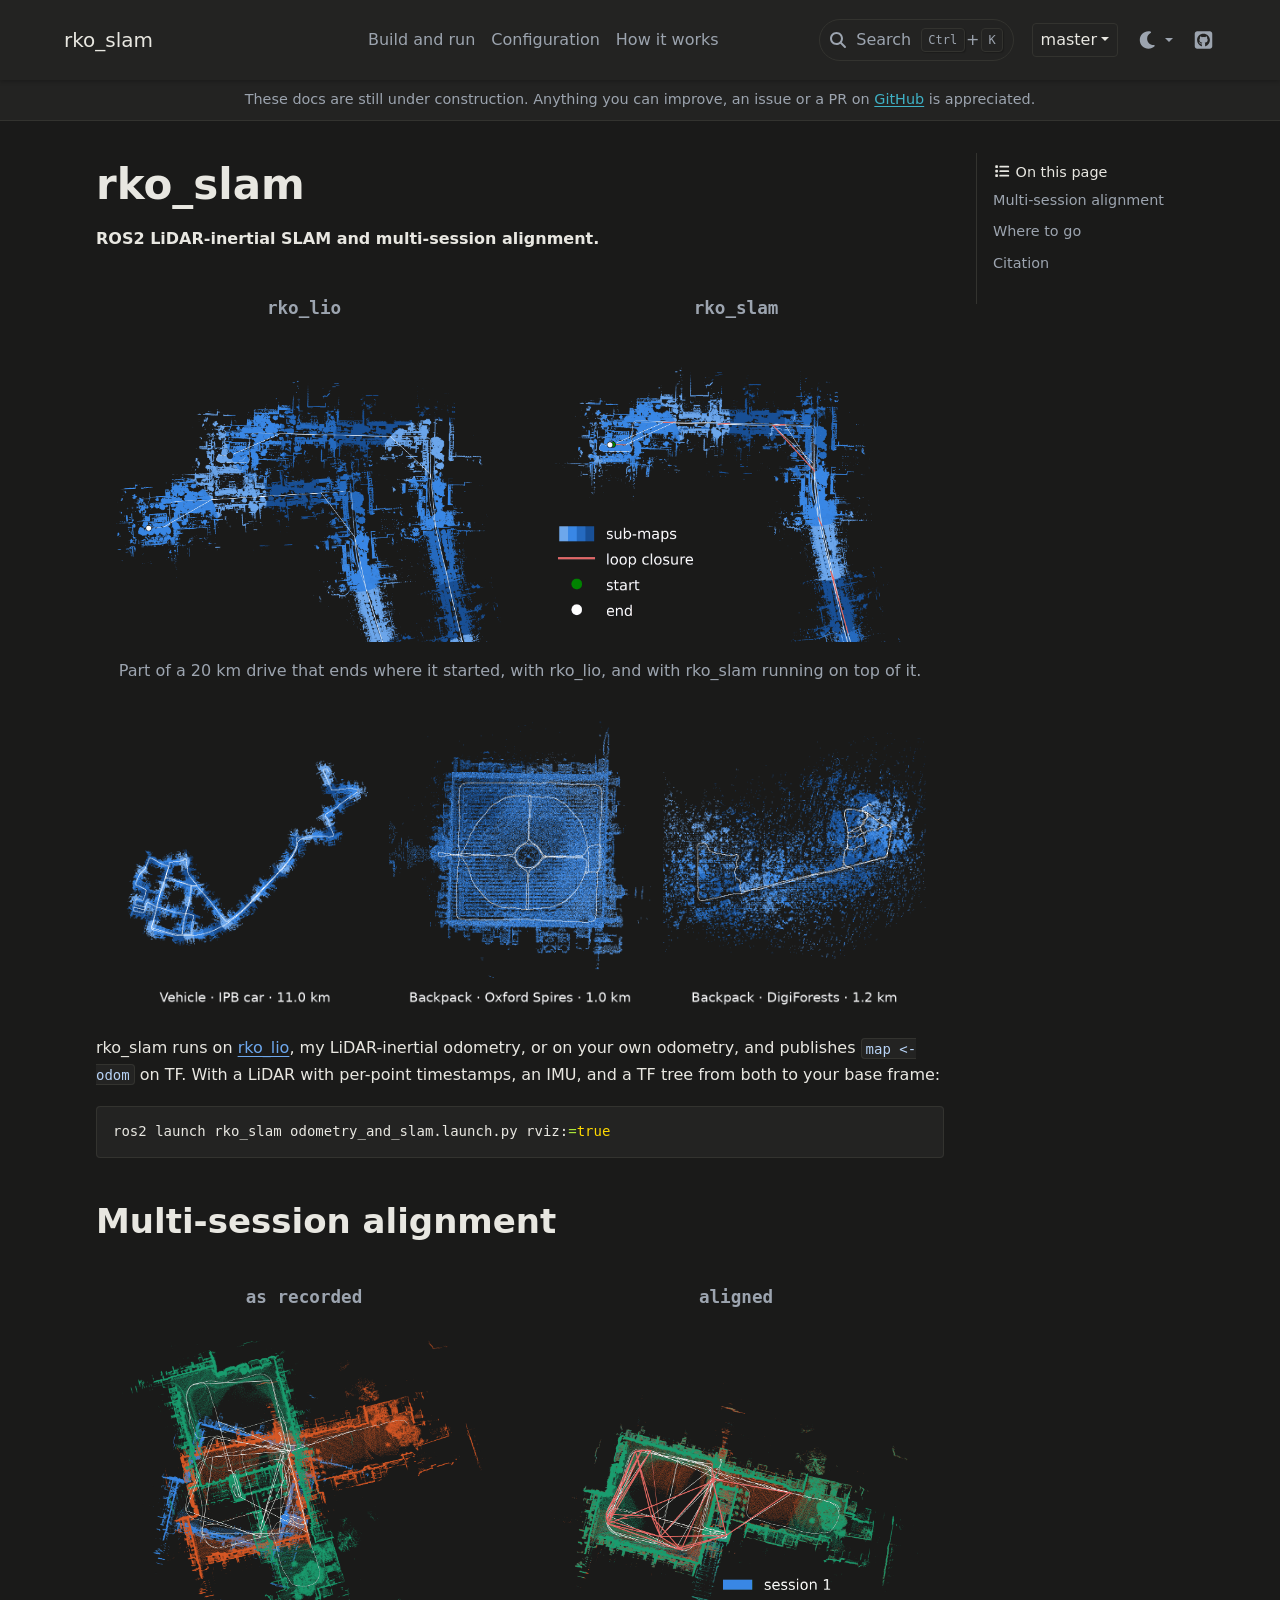
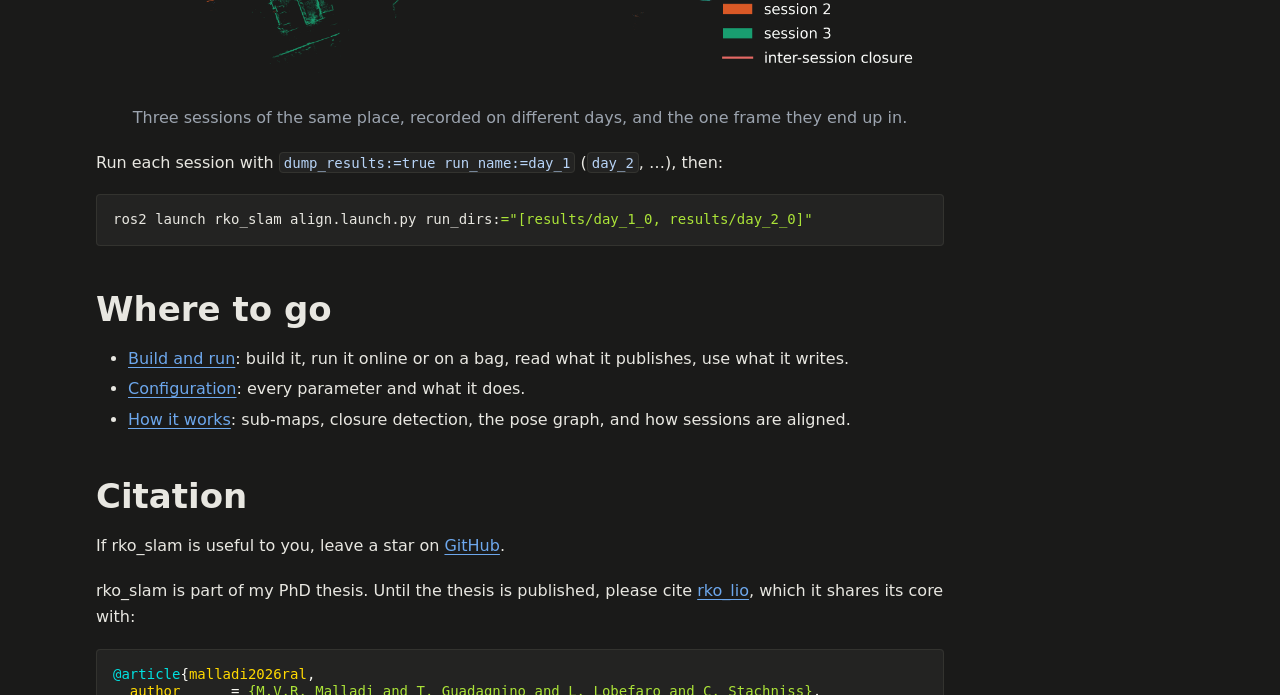
<file: index.html>
<!doctype html>
<meta charset="utf-8">
<meta http-equiv="refresh" content="0; url=master/">
<link rel="canonical" href="https://prbonn.github.io/rko_slam/master/">
<title>rko_slam</title>
<a href="master/">rko_slam documentation</a>
</file>
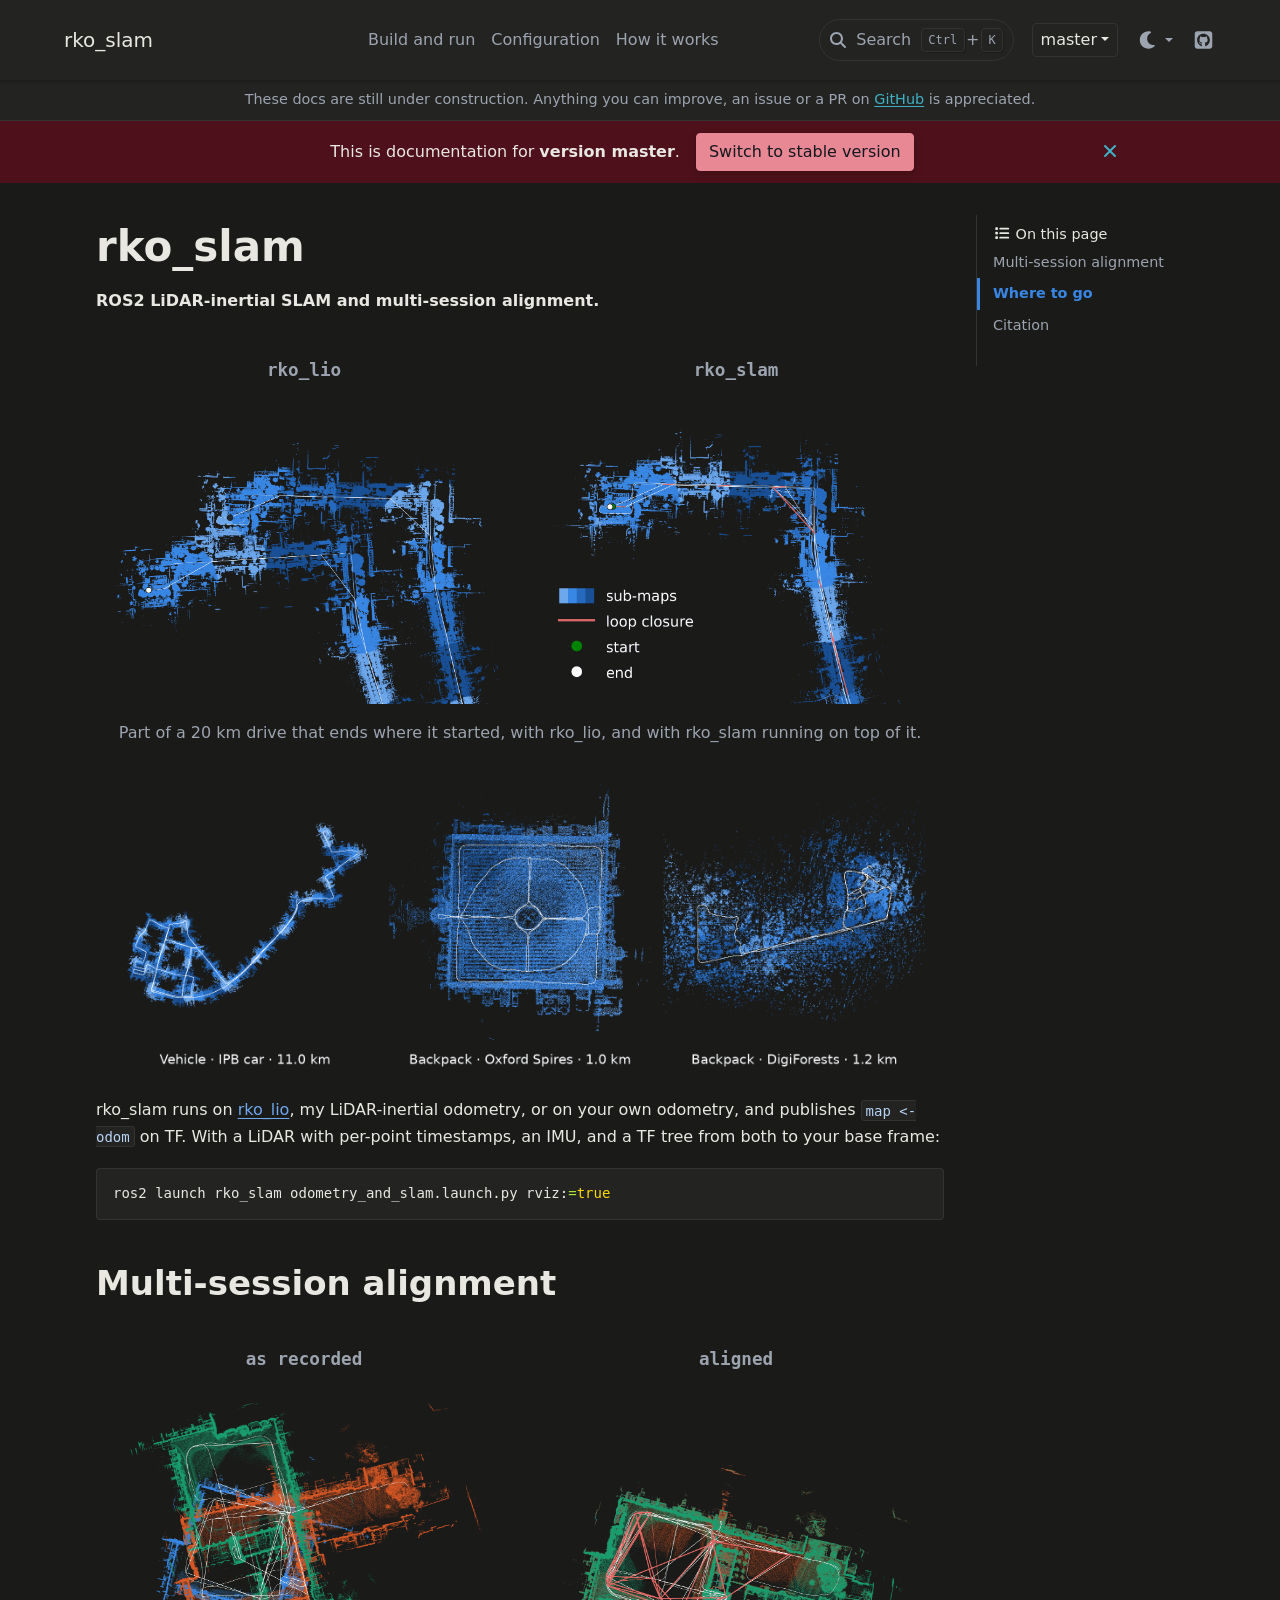
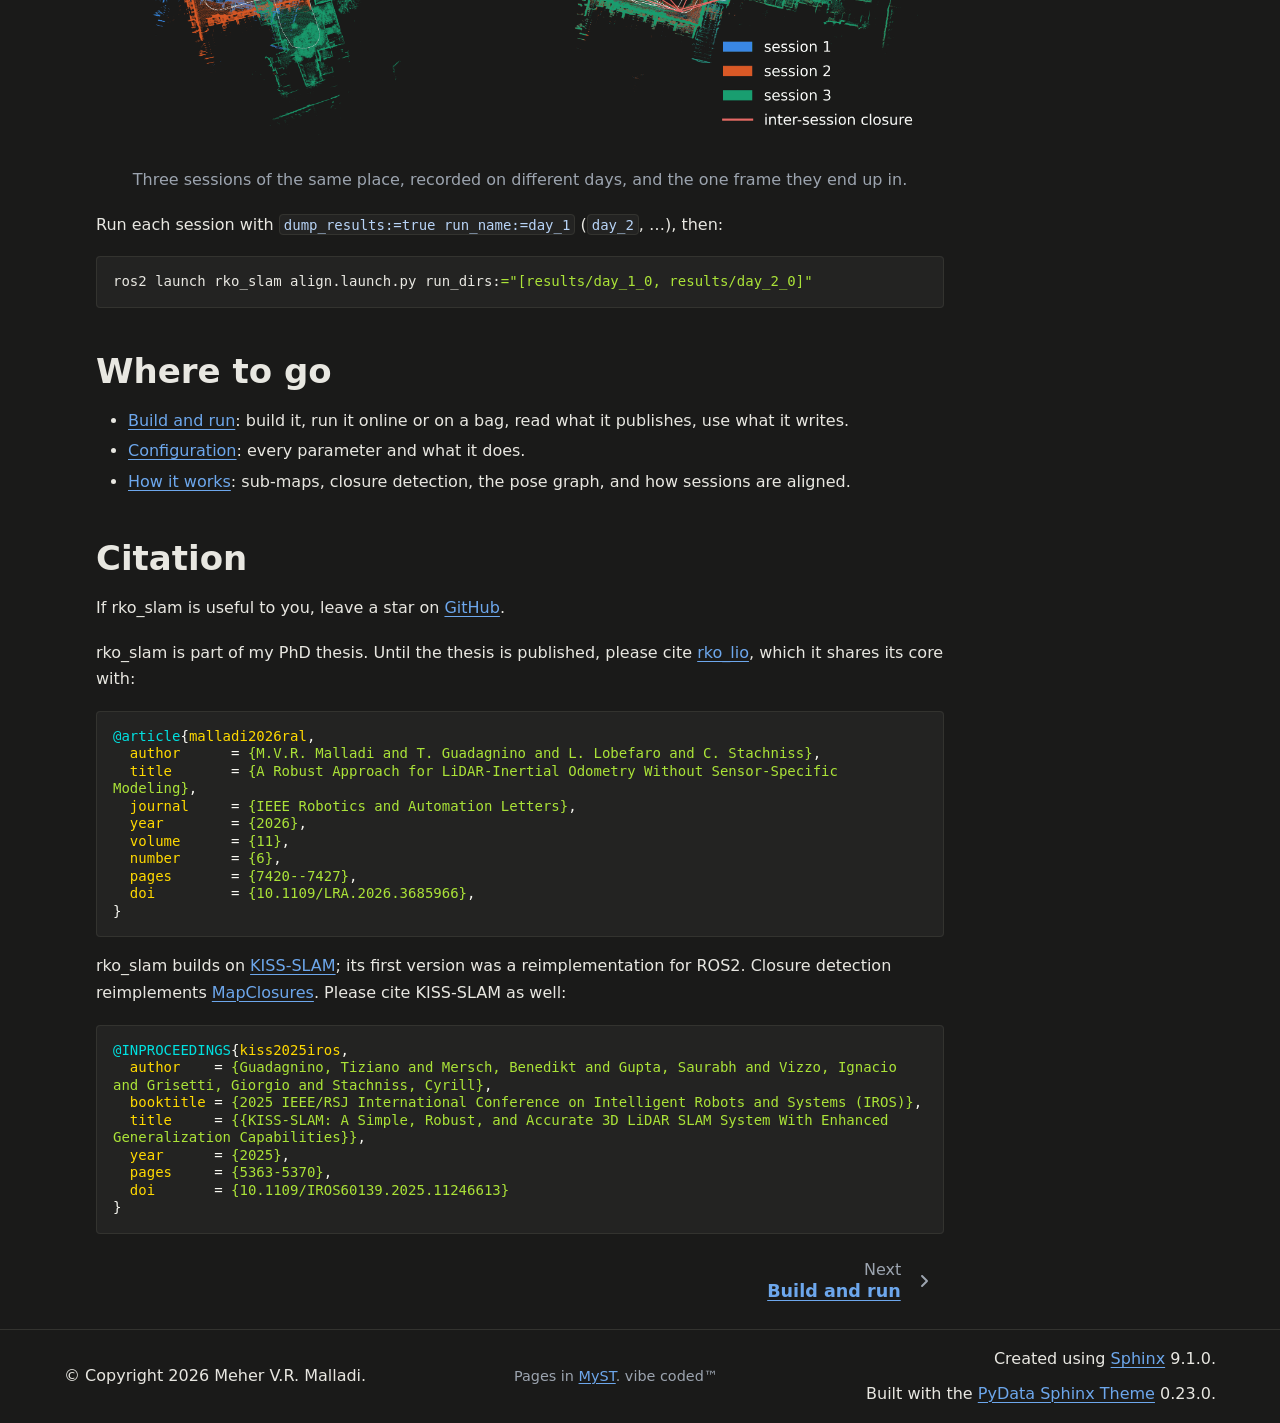
<file: master/index.html>
<!DOCTYPE html>


<html lang="en" data-content_root="./" data-theme="dark">

  <head>
    <meta charset="utf-8" />
    <meta name="viewport" content="width=device-width, initial-scale=1.0" /><meta name="viewport" content="width=device-width, initial-scale=1" />
<meta content="rko_slam is ROS2 LiDAR-inertial SLAM and multi-session alignment." name="description" />

    <title>rko_slam &#8212; rko_slam: ROS2 LiDAR-inertial SLAM</title>
  
  
  
  <script data-cfasync="false">
    document.documentElement.dataset.mode = localStorage.getItem("mode") || "dark";
    document.documentElement.dataset.theme = localStorage.getItem("theme") || "dark";
  </script>
  <!--
    this give us a css class that will be invisible only if js is disabled
  -->
  <noscript>
    <style>
      .pst-js-only { display: none !important; }

    </style>
  </noscript>
  
  <!-- Loaded before other Sphinx assets -->
  <link href="_static/styles/theme.css?digest=18bd87630a240e9c25be" rel="stylesheet" />
<link href="_static/styles/pydata-sphinx-theme.css?digest=18bd87630a240e9c25be" rel="stylesheet" />

    <link rel="stylesheet" type="text/css" href="_static/pygments.css?v=8f2a1f02" />
    <link rel="stylesheet" type="text/css" href="_static/custom.css?v=0a4a0d38" />
  
  <!-- So that users can add custom icons -->
  <script defer src="_static/scripts/fontawesome.js?digest=18bd87630a240e9c25be"></script>
  <!-- Pre-loaded scripts that we'll load fully later -->
  <link rel="preload" as="script" href="_static/scripts/bootstrap.js?digest=18bd87630a240e9c25be" />
<link rel="preload" as="script" href="_static/scripts/pydata-sphinx-theme.js?digest=18bd87630a240e9c25be" />

    <script src="_static/documentation_options.js?v=30d551ce"></script>
    <script src="_static/doctools.js?v=fd6eb6e6"></script>
    <script src="_static/sphinx_highlight.js?v=6ffebe34"></script>
    <script>DOCUMENTATION_OPTIONS.pagename = 'index';</script>
    <script>
        DOCUMENTATION_OPTIONS.theme_version = '0.23.0';
        DOCUMENTATION_OPTIONS.theme_switcher_json_url = 'https://prbonn.github.io/rko_slam/switcher.json';
        DOCUMENTATION_OPTIONS.theme_switcher_version_match = 'master';
        DOCUMENTATION_OPTIONS.show_version_warning_banner =
            true;
        </script>
    <script>DOCUMENTATION_OPTIONS.search_as_you_type = false;</script>
    <link rel="canonical" href="https://prbonn.github.io/rko_slam/master/index.html" />
    <link rel="index" title="Index" href="genindex.html" />
    <link rel="search" title="Search" href="search.html" />
    <link rel="next" title="Build and run" href="pages/build_and_run.html" />
  <meta name="viewport" content="width=device-width, initial-scale=1"/>
  <meta name="color-scheme" content="light dark"/>
  <meta name="docsearch:language" content="en"/>
  <meta name="docsearch:version" content="master" />
  
    
    <script src="_static/searchtools.js"></script>
    <script src="_static/language_data.js"></script>
    <script src="searchindex.js"></script>
  
  </head>
  <body data-default-mode="dark">
  
  
  <div id="pst-skip-link" class="skip-link d-print-none"><a href="#main-content">Skip to main content</a></div>

  
  <div id="pst-scroll-pixel-helper"></div>
  
  <button type="button" class="btn rounded-pill" id="pst-back-to-top">
    <i class="fa-solid fa-arrow-up"></i>Back to top</button>
  
  
  
  
  <dialog id="pst-search-dialog">
    
<form class="bd-search d-flex align-items-center"
      action="search.html"
      method="get">
  <i class="fa-solid fa-magnifying-glass"></i>
  <input type="search"
         class="form-control"
         name="q"
         placeholder="Search the docs ..."
         aria-label="Search the docs ..."
         autocomplete="off"
         autocorrect="off"
         autocapitalize="off"
         spellcheck="false"/>
  <span class="search-button__kbd-shortcut"><kbd class="kbd-shortcut__modifier">Ctrl</kbd>+<kbd>K</kbd></span>
</form>
  </dialog>

  <div class="pst-async-banner-revealer d-none">
  <aside id="bd-header-version-warning" class="d-none d-print-none" aria-label="Version warning"></aside>
</div>
<aside class="bd-header-announcement" aria-label="Announcement">
  <div class="bd-header-announcement__content">These docs are still under construction. Anything you can improve, an issue or a PR on <a href="https://github.com/PRBonn/rko_slam">GitHub</a> is appreciated.</div>
</aside>

  
    <header id="pst-header" class="bd-header navbar navbar-expand-lg bd-navbar d-print-none">
<div class="bd-header__inner bd-page-width">
  <button type="button" class="pst-navbar-icon sidebar-toggle primary-toggle" aria-label="Site navigation">
    <span class="fa-solid fa-bars"></span>
  </button>
  
  
  <div class="col-lg-3 navbar-header-items__start">
    
      <div class="navbar-item">

  
    
  

<a class="navbar-brand logo" href="#">
  
  
  
  
  
  
    <p class="title logo__title">rko_slam</p>
  
</a></div>
    
  </div>
  
  <div class="col-lg-9 navbar-header-items">
    
    <div class="me-auto navbar-header-items__center">
      
        <div class="navbar-item">
<nav>
  <ul class="bd-navbar-elements navbar-nav">
    
<li class="nav-item ">
  <a class="nav-link nav-internal" href="pages/build_and_run.html">
    Build and run
  </a>
</li>


<li class="nav-item ">
  <a class="nav-link nav-internal" href="pages/configuration.html">
    Configuration
  </a>
</li>


<li class="nav-item ">
  <a class="nav-link nav-internal" href="pages/how_it_works.html">
    How it works
  </a>
</li>

  </ul>
</nav></div>
      
    </div>
    
    
    <div class="navbar-header-items__end">
      
        <div class="navbar-item navbar-persistent--container">
          

<button type="button" class="btn search-button-field search-button__button pst-js-only" title="Search" aria-label="Search" data-bs-placement="bottom" data-bs-toggle="tooltip">
 <i class="fa-solid fa-magnifying-glass"></i>
 <span class="search-button__default-text">Search</span>
 <span class="search-button__kbd-shortcut"><kbd class="kbd-shortcut__modifier">Ctrl</kbd>+<kbd class="kbd-shortcut__modifier">K</kbd></span>
</button>
        </div>
      
      
        <div class="navbar-item">
<div class="version-switcher__container dropdown pst-js-only">
  <button id="pst-version-switcher-button-2"
    type="button"
    class="version-switcher__button btn btn-sm dropdown-toggle"
    data-bs-toggle="dropdown"
    aria-haspopup="listbox"
    aria-controls="pst-version-switcher-list-2"
    aria-label="Version switcher list"
  >
    Choose version  <!-- this text may get changed later by javascript -->
    <span class="caret"></span>
  </button>
  <div id="pst-version-switcher-list-2"
    class="version-switcher__menu dropdown-menu list-group-flush py-0"
    role="listbox" aria-labelledby="pst-version-switcher-button-2">
    <!-- dropdown will be populated by javascript on page load -->
  </div>
</div></div>
      
        <div class="navbar-item">

<div class="theme-switch-container dropdown pst-js-only" data-bs-toggle="tooltip" data-bs-placement="bottom" title="Color mode">
  <button type="button" class="btn btn-sm nav-link pst-navbar-icon theme-switch-button dropdown-toggle" aria-label="Color mode" data-bs-toggle="dropdown">
    <i class="theme-switch fa-solid fa-sun fa-lg fa-fw" data-mode="light" title="Light"></i>
    <i class="theme-switch fa-solid fa-moon fa-lg fa-fw" data-mode="dark" title="Dark"></i>
    <i class="theme-switch fa-solid fa-circle-half-stroke fa-lg fa-fw" data-mode="auto" title="System Settings"></i>
  </button>
  <ul class="dropdown-menu dropdown-menu-end">
    <li><button type="button" class="dropdown-item d-flex align-items-center theme-change-button" data-mode="auto"><i class="fa-solid fa-circle-half-stroke fa-lg fa-fw me-1"></i>System Settings</button></li>
    <li><button type="button" class="dropdown-item d-flex align-items-center theme-change-button" data-mode="light"><i class="fa-solid fa-sun fa-lg fa-fw me-1"></i>Light</button></li>
    <li><button type="button" class="dropdown-item d-flex align-items-center theme-change-button" data-mode="dark"><i class="fa-solid fa-moon fa-lg fa-fw me-1"></i>Dark</button></li>
  </ul>
</div></div>
      
        <div class="navbar-item"><ul class="navbar-icon-links"
    aria-label="Icon Links">
        <li class="nav-item">
          
          
          
          
          
          
          
          
          <a href="https://github.com/PRBonn/rko_slam" title="GitHub" class="nav-link pst-navbar-icon" rel="noopener" target="_blank" data-bs-toggle="tooltip" data-bs-placement="bottom"><i class="fa-brands fa-square-github fa-lg" aria-hidden="true"></i><span class="visually-hidden">GitHub</span></a>
        </li>
</ul></div>
      
    </div>
    
  </div>
  
  
    <div class="navbar-persistent--mobile">

<button type="button" class="btn search-button-field search-button__button pst-js-only" title="Search" aria-label="Search" data-bs-placement="bottom" data-bs-toggle="tooltip">
 <i class="fa-solid fa-magnifying-glass"></i>
 <span class="search-button__default-text">Search</span>
 <span class="search-button__kbd-shortcut"><kbd class="kbd-shortcut__modifier">Ctrl</kbd>+<kbd class="kbd-shortcut__modifier">K</kbd></span>
</button>
    </div>
  

  
    <button type="button" class="pst-navbar-icon sidebar-toggle secondary-toggle" aria-label="On this page">
      <span class="fa-solid fa-outdent"></span>
    </button>
  
</div>

    </header>
  

  <div class="bd-container">
    <div class="bd-container__inner bd-page-width">
      
      
      
        
      
      <dialog id="pst-primary-sidebar-modal"></dialog>
      <div id="pst-primary-sidebar" class="bd-sidebar-primary bd-sidebar hide-on-wide">
        

  
  <div class="sidebar-header-items sidebar-primary__section">
    
    
      <div class="sidebar-header-items__center">
        
          
          
            <div class="navbar-item">
<nav>
  <ul class="bd-navbar-elements navbar-nav">
    
<li class="nav-item ">
  <a class="nav-link nav-internal" href="pages/build_and_run.html">
    Build and run
  </a>
</li>


<li class="nav-item ">
  <a class="nav-link nav-internal" href="pages/configuration.html">
    Configuration
  </a>
</li>


<li class="nav-item ">
  <a class="nav-link nav-internal" href="pages/how_it_works.html">
    How it works
  </a>
</li>

  </ul>
</nav></div>
          
        
      </div>
    
    
    
      <div class="sidebar-header-items__end">
        
          <div class="navbar-item">
<div class="version-switcher__container dropdown pst-js-only">
  <button id="pst-version-switcher-button-3"
    type="button"
    class="version-switcher__button btn btn-sm dropdown-toggle"
    data-bs-toggle="dropdown"
    aria-haspopup="listbox"
    aria-controls="pst-version-switcher-list-3"
    aria-label="Version switcher list"
  >
    Choose version  <!-- this text may get changed later by javascript -->
    <span class="caret"></span>
  </button>
  <div id="pst-version-switcher-list-3"
    class="version-switcher__menu dropdown-menu list-group-flush py-0"
    role="listbox" aria-labelledby="pst-version-switcher-button-3">
    <!-- dropdown will be populated by javascript on page load -->
  </div>
</div></div>
        
          <div class="navbar-item">

<div class="theme-switch-container dropdown pst-js-only" data-bs-toggle="tooltip" data-bs-placement="bottom" title="Color mode">
  <button type="button" class="btn btn-sm nav-link pst-navbar-icon theme-switch-button dropdown-toggle" aria-label="Color mode" data-bs-toggle="dropdown">
    <i class="theme-switch fa-solid fa-sun fa-lg fa-fw" data-mode="light" title="Light"></i>
    <i class="theme-switch fa-solid fa-moon fa-lg fa-fw" data-mode="dark" title="Dark"></i>
    <i class="theme-switch fa-solid fa-circle-half-stroke fa-lg fa-fw" data-mode="auto" title="System Settings"></i>
  </button>
  <ul class="dropdown-menu dropdown-menu-end">
    <li><button type="button" class="dropdown-item d-flex align-items-center theme-change-button" data-mode="auto"><i class="fa-solid fa-circle-half-stroke fa-lg fa-fw me-1"></i>System Settings</button></li>
    <li><button type="button" class="dropdown-item d-flex align-items-center theme-change-button" data-mode="light"><i class="fa-solid fa-sun fa-lg fa-fw me-1"></i>Light</button></li>
    <li><button type="button" class="dropdown-item d-flex align-items-center theme-change-button" data-mode="dark"><i class="fa-solid fa-moon fa-lg fa-fw me-1"></i>Dark</button></li>
  </ul>
</div></div>
        
          <div class="navbar-item"><ul class="navbar-icon-links"
    aria-label="Icon Links">
        <li class="nav-item">
          
          
          
          
          
          
          
          
          <a href="https://github.com/PRBonn/rko_slam" title="GitHub" class="nav-link pst-navbar-icon" rel="noopener" target="_blank" data-bs-toggle="tooltip" data-bs-placement="bottom"><i class="fa-brands fa-square-github fa-lg" aria-hidden="true"></i><span class="visually-hidden">GitHub</span></a>
        </li>
</ul></div>
        
      </div>
    
  </div>
  
  
  <div class="sidebar-primary-items__end sidebar-primary__section">
      <div class="sidebar-primary-item">
<div id="ethical-ad-placement"
      class="flat"
      data-ea-publisher="readthedocs"
      data-ea-type="readthedocs-sidebar"
      data-ea-manual="true">
</div></div>
  </div>


      </div>
      
      <main id="main-content" class="bd-main" role="main">
        
        
          <div class="bd-content">
            <div class="bd-article-container">
              
              <div class="bd-header-article d-print-none"></div>
              
              
              
                
<div id="searchbox"></div>
                <article class="bd-article">
                  
  <section id="rko-slam">
<h1>rko_slam<a class="headerlink" href="#rko-slam" title="Link to this heading">#</a></h1>
<p><strong>ROS2 LiDAR-inertial SLAM and multi-session alignment.</strong></p>
<div class="pair">
  <figure><figcaption>rko_lio</figcaption><img class="only-dark" src="_static/img/loop_closing_odometry_dark.png" alt="a drive with the odometry alone"><img class="only-light" src="_static/img/loop_closing_odometry_light.png" alt="a drive with the odometry alone"></figure>
  <figure><figcaption>rko_slam</figcaption><img class="only-dark" src="_static/img/loop_closing_slam_dark.png" alt="the same drive with rko_slam running on top"><img class="only-light" src="_static/img/loop_closing_slam_light.png" alt="the same drive with rko_slam running on top"></figure>
</div>
<p class="pair-caption">Part of a 20 km drive that ends where it started, with rko_lio, and with rko_slam running on top of it.</p>
<figure>
  <img class="only-dark" src="_static/img/platforms_dark.png" alt="Three closed maps: a vehicle run, a backpack run on Oxford Spires, and a backpack run in a DigiForests forest">
  <img class="only-light" src="_static/img/readme_platforms_light.png" alt="Three closed maps: a vehicle run, a backpack run on Oxford Spires, and a backpack run in a DigiForests forest">
</figure>
<p>rko_slam runs on <a class="reference external" href="https://github.com/PRBonn/rko_lio">rko_lio</a>, my LiDAR-inertial odometry, or on your own odometry, and
publishes <code class="docutils literal notranslate"><span class="pre">map</span> <span class="pre">&lt;-</span> <span class="pre">odom</span></code> on TF. With a LiDAR with per-point timestamps, an IMU, and a TF tree from both to your base
frame:</p>
<div class="highlight-bash notranslate"><div class="highlight"><pre><span></span>ros2<span class="w"> </span>launch<span class="w"> </span>rko_slam<span class="w"> </span>odometry_and_slam.launch.py<span class="w"> </span>rviz:<span class="o">=</span><span class="nb">true</span>
</pre></div>
</div>
<section id="multi-session-alignment">
<h2>Multi-session alignment<a class="headerlink" href="#multi-session-alignment" title="Link to this heading">#</a></h2>
<div class="pair">
  <figure><figcaption>as recorded</figcaption><img class="only-dark" src="_static/img/multi_session_recorded_dark.png" alt="three sessions, each in its own frame"><img class="only-light" src="_static/img/multi_session_recorded_light.png" alt="three sessions, each in its own frame"></figure>
  <figure><figcaption>aligned</figcaption><img class="only-dark" src="_static/img/multi_session_aligned_dark.png" alt="the same three sessions in one frame"><img class="only-light" src="_static/img/multi_session_aligned_light.png" alt="the same three sessions in one frame"></figure>
</div>
<p class="pair-caption">Three sessions of the same place, recorded on different days, and the one frame they end up in.</p>
<p>Run each session with <code class="docutils literal notranslate"><span class="pre">dump_results:=true</span> <span class="pre">run_name:=day_1</span></code> (<code class="docutils literal notranslate"><span class="pre">day_2</span></code>, …), then:</p>
<div class="highlight-bash notranslate"><div class="highlight"><pre><span></span>ros2<span class="w"> </span>launch<span class="w"> </span>rko_slam<span class="w"> </span>align.launch.py<span class="w"> </span>run_dirs:<span class="o">=</span><span class="s2">"[results/day_1_0, results/day_2_0]"</span>
</pre></div>
</div>
</section>
<section id="where-to-go">
<h2>Where to go<a class="headerlink" href="#where-to-go" title="Link to this heading">#</a></h2>
<ul class="simple">
<li><p><a class="reference internal" href="pages/build_and_run.html"><span class="doc">Build and run</span></a>: build it, run it online or on a bag, read what it publishes, use what it
writes.</p></li>
<li><p><a class="reference internal" href="pages/configuration.html"><span class="doc">Configuration</span></a>: every parameter and what it does.</p></li>
<li><p><a class="reference internal" href="pages/how_it_works.html"><span class="doc">How it works</span></a>: sub-maps, closure detection, the pose graph, and how sessions are aligned.</p></li>
</ul>
</section>
<section id="citation">
<h2>Citation<a class="headerlink" href="#citation" title="Link to this heading">#</a></h2>
<p>If rko_slam is useful to you, leave a star on <a class="reference external" href="https://github.com/PRBonn/rko_slam">GitHub</a>.</p>
<p>rko_slam is part of my PhD thesis. Until the thesis is published, please cite
<a class="reference external" href="https://github.com/PRBonn/rko_lio">rko_lio</a>, which it shares its core with:</p>
<div class="highlight-bibtex notranslate"><div class="highlight"><pre><span></span><span class="nc">@article</span><span class="p">{</span><span class="nl">malladi2026ral</span><span class="p">,</span>
<span class="w">  </span><span class="na">author</span><span class="w">      </span><span class="p">=</span><span class="w"> </span><span class="s">{M.V.R. Malladi and T. Guadagnino and L. Lobefaro and C. Stachniss}</span><span class="p">,</span>
<span class="w">  </span><span class="na">title</span><span class="w">       </span><span class="p">=</span><span class="w"> </span><span class="s">{A Robust Approach for LiDAR-Inertial Odometry Without Sensor-Specific Modeling}</span><span class="p">,</span>
<span class="w">  </span><span class="na">journal</span><span class="w">     </span><span class="p">=</span><span class="w"> </span><span class="s">{IEEE Robotics and Automation Letters}</span><span class="p">,</span>
<span class="w">  </span><span class="na">year</span><span class="w">        </span><span class="p">=</span><span class="w"> </span><span class="s">{2026}</span><span class="p">,</span>
<span class="w">  </span><span class="na">volume</span><span class="w">      </span><span class="p">=</span><span class="w"> </span><span class="s">{11}</span><span class="p">,</span>
<span class="w">  </span><span class="na">number</span><span class="w">      </span><span class="p">=</span><span class="w"> </span><span class="s">{6}</span><span class="p">,</span>
<span class="w">  </span><span class="na">pages</span><span class="w">       </span><span class="p">=</span><span class="w"> </span><span class="s">{7420--7427}</span><span class="p">,</span>
<span class="w">  </span><span class="na">doi</span><span class="w">         </span><span class="p">=</span><span class="w"> </span><span class="s">{10.1109/LRA.2026.3685966}</span><span class="p">,</span>
<span class="p">}</span>
</pre></div>
</div>
<p>rko_slam builds on <a class="reference external" href="https://github.com/PRBonn/kiss-slam">KISS-SLAM</a>; its first version was a reimplementation for ROS2.
Closure detection reimplements <a class="reference external" href="https://github.com/PRBonn/MapClosures">MapClosures</a>. Please cite KISS-SLAM as well:</p>
<div class="highlight-bibtex notranslate"><div class="highlight"><pre><span></span><span class="nc">@INPROCEEDINGS</span><span class="p">{</span><span class="nl">kiss2025iros</span><span class="p">,</span>
<span class="w">  </span><span class="na">author</span><span class="w">    </span><span class="p">=</span><span class="w"> </span><span class="s">{Guadagnino, Tiziano and Mersch, Benedikt and Gupta, Saurabh and Vizzo, Ignacio and Grisetti, Giorgio and Stachniss, Cyrill}</span><span class="p">,</span>
<span class="w">  </span><span class="na">booktitle</span><span class="w"> </span><span class="p">=</span><span class="w"> </span><span class="s">{2025 IEEE/RSJ International Conference on Intelligent Robots and Systems (IROS)}</span><span class="p">,</span>
<span class="w">  </span><span class="na">title</span><span class="w">     </span><span class="p">=</span><span class="w"> </span><span class="s">{{KISS-SLAM: A Simple, Robust, and Accurate 3D LiDAR SLAM System With Enhanced Generalization Capabilities}}</span><span class="p">,</span>
<span class="w">  </span><span class="na">year</span><span class="w">      </span><span class="p">=</span><span class="w"> </span><span class="s">{2025}</span><span class="p">,</span>
<span class="w">  </span><span class="na">pages</span><span class="w">     </span><span class="p">=</span><span class="w"> </span><span class="s">{5363-5370}</span><span class="p">,</span>
<span class="w">  </span><span class="na">doi</span><span class="w">       </span><span class="p">=</span><span class="w"> </span><span class="s">{10.1109/IROS60139.2025.11246613}</span>
<span class="p">}</span>
</pre></div>
</div>
<div class="toctree-wrapper compound">
</div>
</section>
</section>


                </article>
              
              
              
              
              
                <footer class="prev-next-footer d-print-none">
                  
<div class="prev-next-area">
    <a class="right-next"
       href="pages/build_and_run.html"
       title="next page">
      <div class="prev-next-info">
        <p class="prev-next-subtitle">next</p>
        <p class="prev-next-title">Build and run</p>
      </div>
      <i class="fa-solid fa-angle-right"></i>
    </a>
</div>
                </footer>
              
            </div>
            
            
              
                <dialog id="pst-secondary-sidebar-modal"></dialog>
                <div id="pst-secondary-sidebar" class="bd-sidebar-secondary bd-toc"><div class="sidebar-secondary-items sidebar-secondary__inner">


  <div class="sidebar-secondary-item">
<div
    id="pst-page-navigation-heading-2"
    class="page-toc tocsection onthispage">
    <i class="fa-solid fa-list"></i> On this page
  </div>
  <nav id="pst-page-toc-nav" class="page-toc" aria-labelledby="pst-page-navigation-heading-2">
    <ul class="pst-show_toc_level nav section-nav flex-column">
<li class="toc-h2 nav-item toc-entry"><a class="reference internal nav-link" href="#multi-session-alignment">Multi-session alignment</a></li>
<li class="toc-h2 nav-item toc-entry"><a class="reference internal nav-link" href="#where-to-go">Where to go</a></li>
<li class="toc-h2 nav-item toc-entry"><a class="reference internal nav-link" href="#citation">Citation</a></li>
</ul>
  </nav></div>

</div></div>
              
            
          </div>
          <footer class="bd-footer-content">
            
          </footer>
        
      </main>
    </div>
  </div>
  
  <!-- Scripts loaded after <body> so the DOM is not blocked -->
  <script defer src="_static/scripts/bootstrap.js?digest=18bd87630a240e9c25be"></script>
<script defer src="_static/scripts/pydata-sphinx-theme.js?digest=18bd87630a240e9c25be"></script>

  <footer class="bd-footer">
<div class="bd-footer__inner bd-page-width">
  
    <div class="footer-items__start">
      
        <div class="footer-item">

  <p class="copyright">
    
      © Copyright 2026 Meher V.R. Malladi.
      <br/>
    
  </p>
</div>
      
    </div>
  
  
    <div class="footer-items__center">
      
        <div class="footer-item"><p class="credits">Pages in <a href="https://myst-parser.readthedocs.io/">MyST</a>. vibe coded&trade;</p></div>
      
    </div>
  
  
    <div class="footer-items__end">
      
        <div class="footer-item">

  <p class="sphinx-version">
    Created using <a href="https://www.sphinx-doc.org/">Sphinx</a> 9.1.0.
  </p>
</div>
      
        <div class="footer-item">
<p class="theme-version">
  <!-- # L10n: Setting the PST URL as an argument as this does not need to be localized -->
  Built with the <a href="https://pydata-sphinx-theme.readthedocs.io/en/stable/index.html">PyData Sphinx Theme</a> 0.23.0.
</p></div>
      
    </div>
  
</div>

  </footer>
  </body>
</html>
</file>
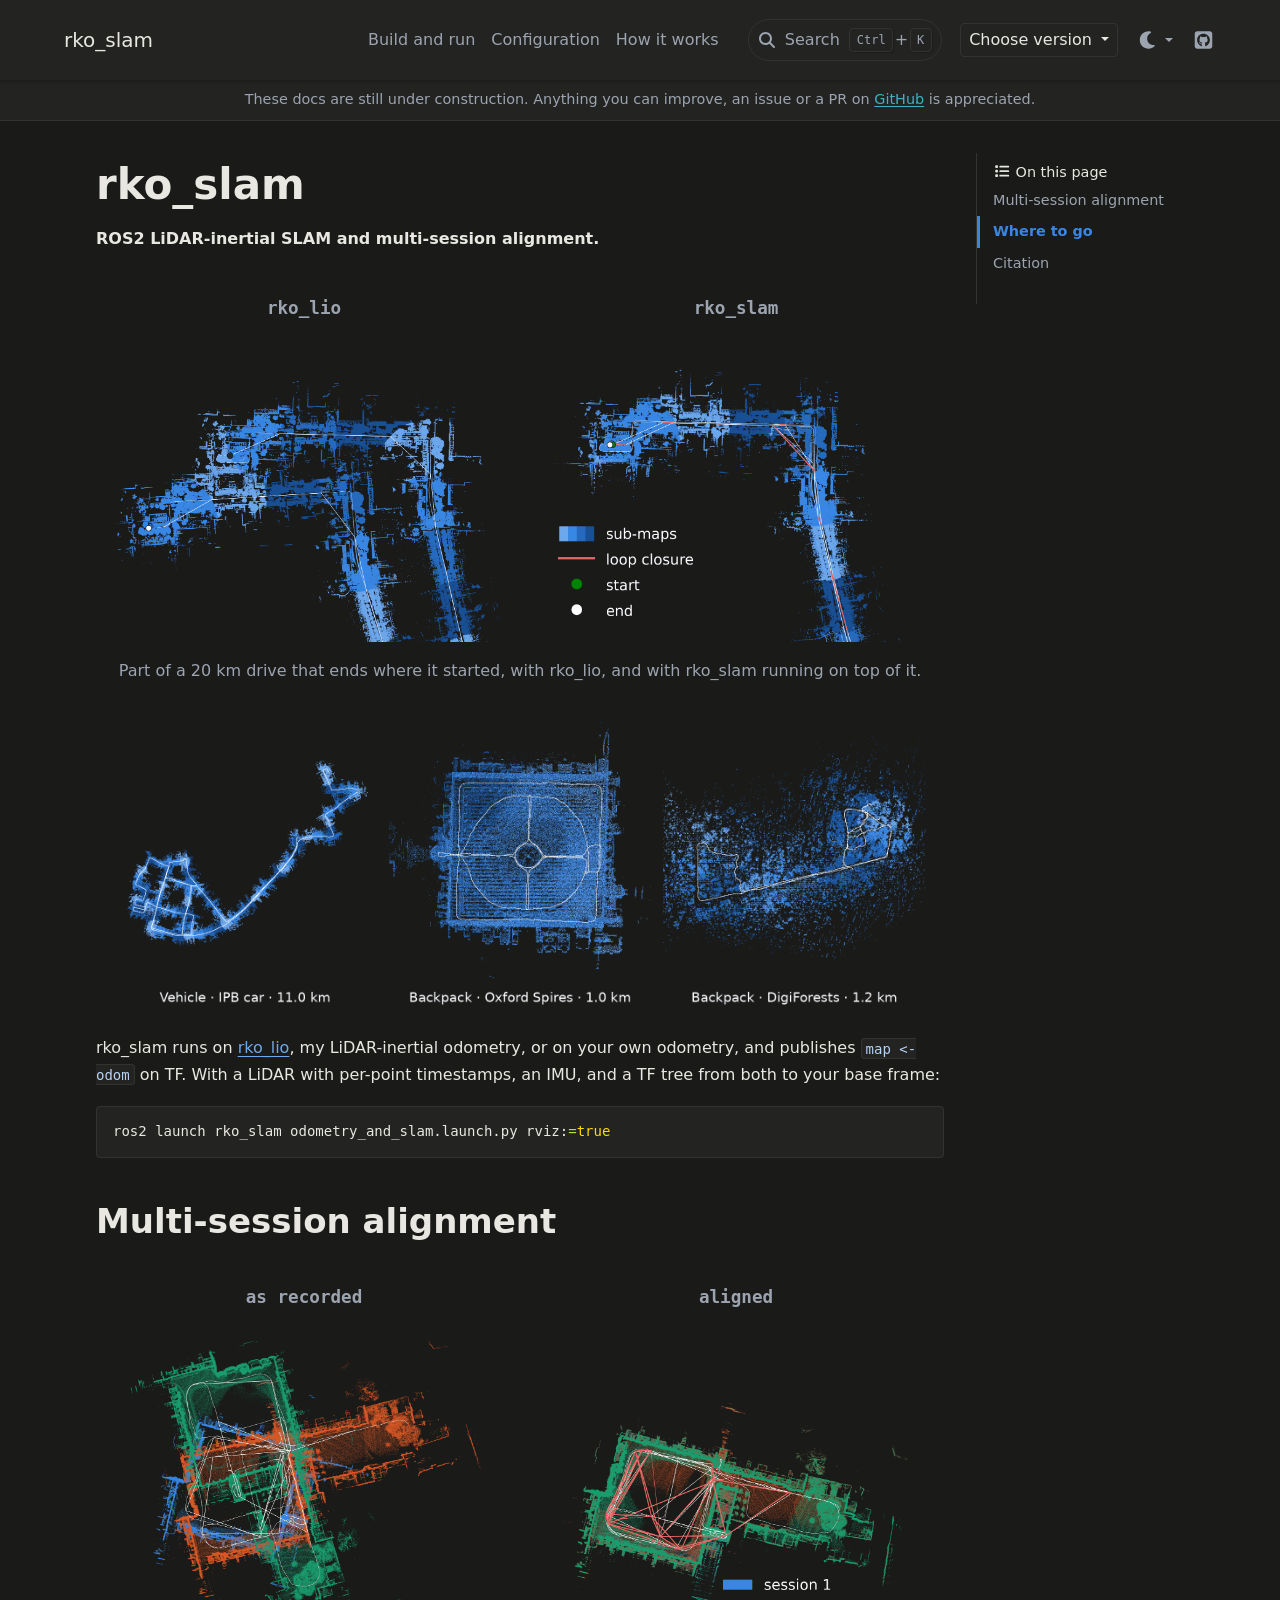
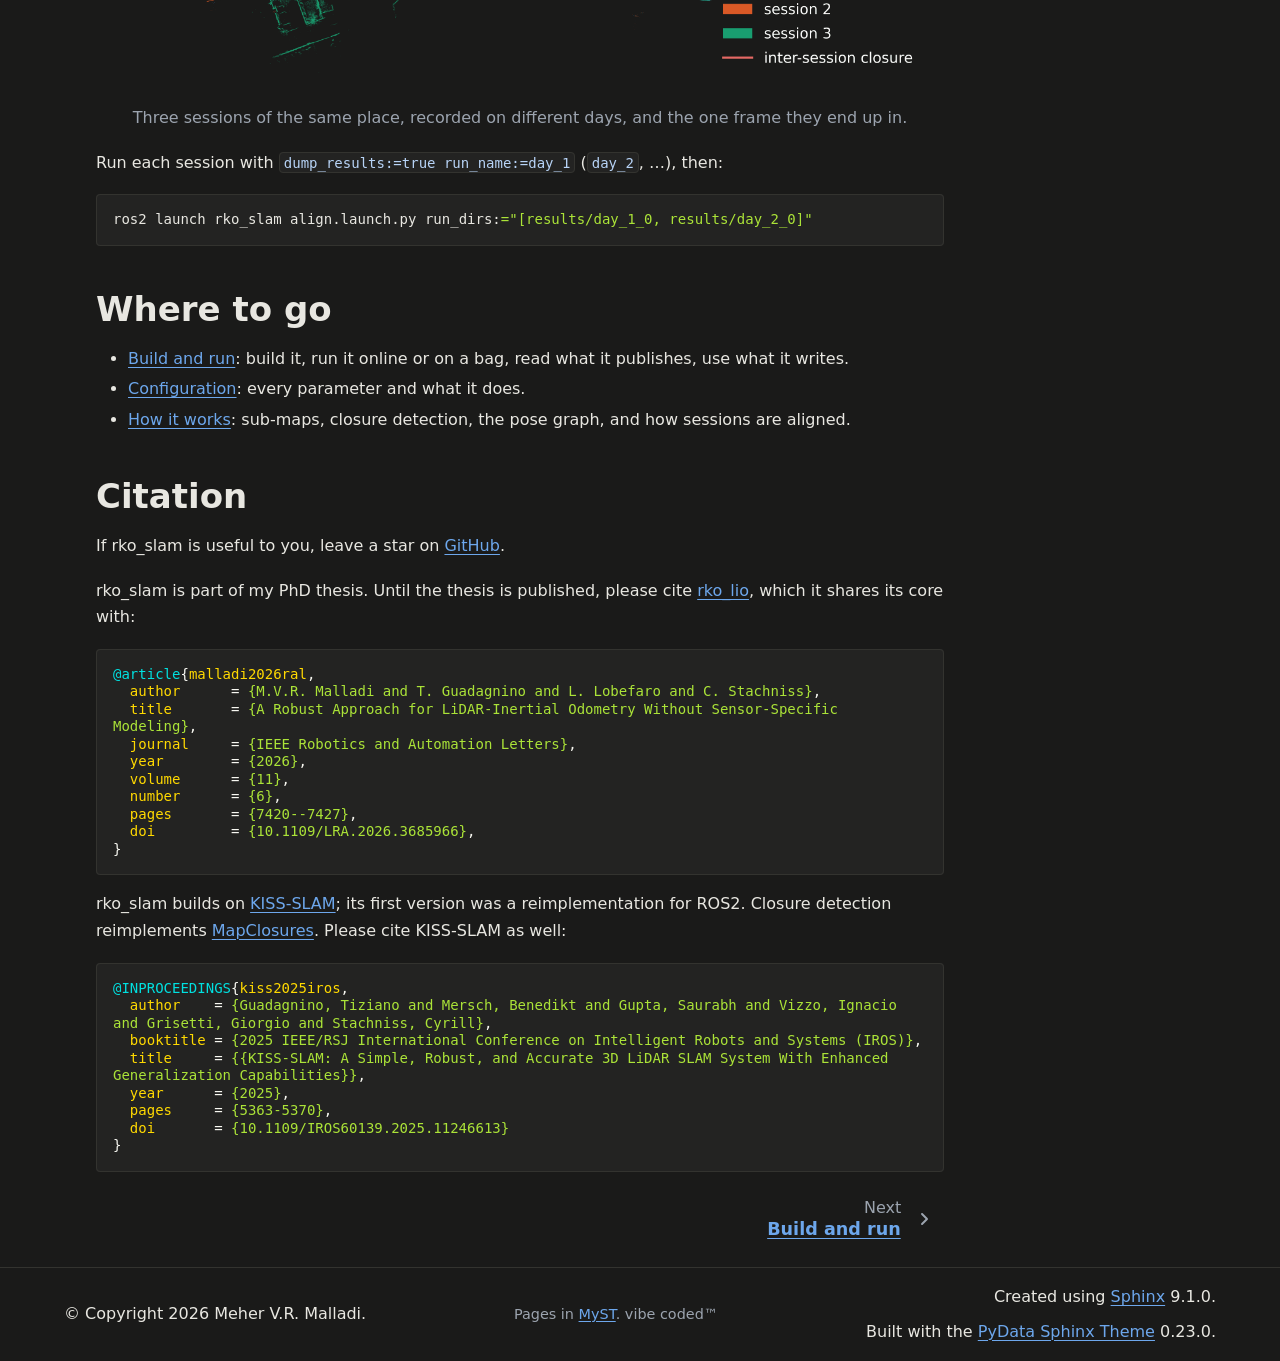
<file: v0.0.7/index.html>
<!DOCTYPE html>


<html lang="en" data-content_root="./" data-theme="dark">

  <head>
    <meta charset="utf-8" />
    <meta name="viewport" content="width=device-width, initial-scale=1.0" /><meta name="viewport" content="width=device-width, initial-scale=1" />
<meta content="rko_slam is ROS2 LiDAR-inertial SLAM and multi-session alignment." name="description" />

    <title>rko_slam &#8212; rko_slam: ROS2 LiDAR-inertial SLAM</title>
  
  
  
  <script data-cfasync="false">
    document.documentElement.dataset.mode = localStorage.getItem("mode") || "dark";
    document.documentElement.dataset.theme = localStorage.getItem("theme") || "dark";
  </script>
  <!--
    this give us a css class that will be invisible only if js is disabled
  -->
  <noscript>
    <style>
      .pst-js-only { display: none !important; }

    </style>
  </noscript>
  
  <!-- Loaded before other Sphinx assets -->
  <link href="_static/styles/theme.css?digest=18bd87630a240e9c25be" rel="stylesheet" />
<link href="_static/styles/pydata-sphinx-theme.css?digest=18bd87630a240e9c25be" rel="stylesheet" />

    <link rel="stylesheet" type="text/css" href="_static/pygments.css?v=8f2a1f02" />
    <link rel="stylesheet" type="text/css" href="_static/custom.css?v=0a4a0d38" />
  
  <!-- So that users can add custom icons -->
  <script defer src="_static/scripts/fontawesome.js?digest=18bd87630a240e9c25be"></script>
  <!-- Pre-loaded scripts that we'll load fully later -->
  <link rel="preload" as="script" href="_static/scripts/bootstrap.js?digest=18bd87630a240e9c25be" />
<link rel="preload" as="script" href="_static/scripts/pydata-sphinx-theme.js?digest=18bd87630a240e9c25be" />

    <script src="_static/documentation_options.js?v=bbaf98b3"></script>
    <script src="_static/doctools.js?v=fd6eb6e6"></script>
    <script src="_static/sphinx_highlight.js?v=6ffebe34"></script>
    <script>DOCUMENTATION_OPTIONS.pagename = 'index';</script>
    <script>
        DOCUMENTATION_OPTIONS.theme_version = '0.23.0';
        DOCUMENTATION_OPTIONS.theme_switcher_json_url = 'https://prbonn.github.io/rko_slam/switcher.json';
        DOCUMENTATION_OPTIONS.theme_switcher_version_match = '0.0.7';
        DOCUMENTATION_OPTIONS.show_version_warning_banner =
            true;
        </script>
    <script>DOCUMENTATION_OPTIONS.search_as_you_type = false;</script>
    <link rel="canonical" href="https://prbonn.github.io/rko_slam/master/index.html" />
    <link rel="index" title="Index" href="genindex.html" />
    <link rel="search" title="Search" href="search.html" />
    <link rel="next" title="Build and run" href="pages/build_and_run.html" />
  <meta name="viewport" content="width=device-width, initial-scale=1"/>
  <meta name="color-scheme" content="light dark"/>
  <meta name="docsearch:language" content="en"/>
  <meta name="docsearch:version" content="0.0.7" />
  
    
    <script src="_static/searchtools.js"></script>
    <script src="_static/language_data.js"></script>
    <script src="searchindex.js"></script>
  
  </head>
  <body data-default-mode="dark">
  
  
  <div id="pst-skip-link" class="skip-link d-print-none"><a href="#main-content">Skip to main content</a></div>

  
  <div id="pst-scroll-pixel-helper"></div>
  
  <button type="button" class="btn rounded-pill" id="pst-back-to-top">
    <i class="fa-solid fa-arrow-up"></i>Back to top</button>
  
  
  
  
  <dialog id="pst-search-dialog">
    
<form class="bd-search d-flex align-items-center"
      action="search.html"
      method="get">
  <i class="fa-solid fa-magnifying-glass"></i>
  <input type="search"
         class="form-control"
         name="q"
         placeholder="Search the docs ..."
         aria-label="Search the docs ..."
         autocomplete="off"
         autocorrect="off"
         autocapitalize="off"
         spellcheck="false"/>
  <span class="search-button__kbd-shortcut"><kbd class="kbd-shortcut__modifier">Ctrl</kbd>+<kbd>K</kbd></span>
</form>
  </dialog>

  <div class="pst-async-banner-revealer d-none">
  <aside id="bd-header-version-warning" class="d-none d-print-none" aria-label="Version warning"></aside>
</div>
<aside class="bd-header-announcement" aria-label="Announcement">
  <div class="bd-header-announcement__content">These docs are still under construction. Anything you can improve, an issue or a PR on <a href="https://github.com/PRBonn/rko_slam">GitHub</a> is appreciated.</div>
</aside>

  
    <header id="pst-header" class="bd-header navbar navbar-expand-lg bd-navbar d-print-none">
<div class="bd-header__inner bd-page-width">
  <button type="button" class="pst-navbar-icon sidebar-toggle primary-toggle" aria-label="Site navigation">
    <span class="fa-solid fa-bars"></span>
  </button>
  
  
  <div class="col-lg-3 navbar-header-items__start">
    
      <div class="navbar-item">

  
    
  

<a class="navbar-brand logo" href="#">
  
  
  
  
  
  
    <p class="title logo__title">rko_slam</p>
  
</a></div>
    
  </div>
  
  <div class="col-lg-9 navbar-header-items">
    
    <div class="me-auto navbar-header-items__center">
      
        <div class="navbar-item">
<nav>
  <ul class="bd-navbar-elements navbar-nav">
    
<li class="nav-item ">
  <a class="nav-link nav-internal" href="pages/build_and_run.html">
    Build and run
  </a>
</li>


<li class="nav-item ">
  <a class="nav-link nav-internal" href="pages/configuration.html">
    Configuration
  </a>
</li>


<li class="nav-item ">
  <a class="nav-link nav-internal" href="pages/how_it_works.html">
    How it works
  </a>
</li>

  </ul>
</nav></div>
      
    </div>
    
    
    <div class="navbar-header-items__end">
      
        <div class="navbar-item navbar-persistent--container">
          

<button type="button" class="btn search-button-field search-button__button pst-js-only" title="Search" aria-label="Search" data-bs-placement="bottom" data-bs-toggle="tooltip">
 <i class="fa-solid fa-magnifying-glass"></i>
 <span class="search-button__default-text">Search</span>
 <span class="search-button__kbd-shortcut"><kbd class="kbd-shortcut__modifier">Ctrl</kbd>+<kbd class="kbd-shortcut__modifier">K</kbd></span>
</button>
        </div>
      
      
        <div class="navbar-item">
<div class="version-switcher__container dropdown pst-js-only">
  <button id="pst-version-switcher-button-2"
    type="button"
    class="version-switcher__button btn btn-sm dropdown-toggle"
    data-bs-toggle="dropdown"
    aria-haspopup="listbox"
    aria-controls="pst-version-switcher-list-2"
    aria-label="Version switcher list"
  >
    Choose version  <!-- this text may get changed later by javascript -->
    <span class="caret"></span>
  </button>
  <div id="pst-version-switcher-list-2"
    class="version-switcher__menu dropdown-menu list-group-flush py-0"
    role="listbox" aria-labelledby="pst-version-switcher-button-2">
    <!-- dropdown will be populated by javascript on page load -->
  </div>
</div></div>
      
        <div class="navbar-item">

<div class="theme-switch-container dropdown pst-js-only" data-bs-toggle="tooltip" data-bs-placement="bottom" title="Color mode">
  <button type="button" class="btn btn-sm nav-link pst-navbar-icon theme-switch-button dropdown-toggle" aria-label="Color mode" data-bs-toggle="dropdown">
    <i class="theme-switch fa-solid fa-sun fa-lg fa-fw" data-mode="light" title="Light"></i>
    <i class="theme-switch fa-solid fa-moon fa-lg fa-fw" data-mode="dark" title="Dark"></i>
    <i class="theme-switch fa-solid fa-circle-half-stroke fa-lg fa-fw" data-mode="auto" title="System Settings"></i>
  </button>
  <ul class="dropdown-menu dropdown-menu-end">
    <li><button type="button" class="dropdown-item d-flex align-items-center theme-change-button" data-mode="auto"><i class="fa-solid fa-circle-half-stroke fa-lg fa-fw me-1"></i>System Settings</button></li>
    <li><button type="button" class="dropdown-item d-flex align-items-center theme-change-button" data-mode="light"><i class="fa-solid fa-sun fa-lg fa-fw me-1"></i>Light</button></li>
    <li><button type="button" class="dropdown-item d-flex align-items-center theme-change-button" data-mode="dark"><i class="fa-solid fa-moon fa-lg fa-fw me-1"></i>Dark</button></li>
  </ul>
</div></div>
      
        <div class="navbar-item"><ul class="navbar-icon-links"
    aria-label="Icon Links">
        <li class="nav-item">
          
          
          
          
          
          
          
          
          <a href="https://github.com/PRBonn/rko_slam" title="GitHub" class="nav-link pst-navbar-icon" rel="noopener" target="_blank" data-bs-toggle="tooltip" data-bs-placement="bottom"><i class="fa-brands fa-square-github fa-lg" aria-hidden="true"></i><span class="visually-hidden">GitHub</span></a>
        </li>
</ul></div>
      
    </div>
    
  </div>
  
  
    <div class="navbar-persistent--mobile">

<button type="button" class="btn search-button-field search-button__button pst-js-only" title="Search" aria-label="Search" data-bs-placement="bottom" data-bs-toggle="tooltip">
 <i class="fa-solid fa-magnifying-glass"></i>
 <span class="search-button__default-text">Search</span>
 <span class="search-button__kbd-shortcut"><kbd class="kbd-shortcut__modifier">Ctrl</kbd>+<kbd class="kbd-shortcut__modifier">K</kbd></span>
</button>
    </div>
  

  
    <button type="button" class="pst-navbar-icon sidebar-toggle secondary-toggle" aria-label="On this page">
      <span class="fa-solid fa-outdent"></span>
    </button>
  
</div>

    </header>
  

  <div class="bd-container">
    <div class="bd-container__inner bd-page-width">
      
      
      
        
      
      <dialog id="pst-primary-sidebar-modal"></dialog>
      <div id="pst-primary-sidebar" class="bd-sidebar-primary bd-sidebar hide-on-wide">
        

  
  <div class="sidebar-header-items sidebar-primary__section">
    
    
      <div class="sidebar-header-items__center">
        
          
          
            <div class="navbar-item">
<nav>
  <ul class="bd-navbar-elements navbar-nav">
    
<li class="nav-item ">
  <a class="nav-link nav-internal" href="pages/build_and_run.html">
    Build and run
  </a>
</li>


<li class="nav-item ">
  <a class="nav-link nav-internal" href="pages/configuration.html">
    Configuration
  </a>
</li>


<li class="nav-item ">
  <a class="nav-link nav-internal" href="pages/how_it_works.html">
    How it works
  </a>
</li>

  </ul>
</nav></div>
          
        
      </div>
    
    
    
      <div class="sidebar-header-items__end">
        
          <div class="navbar-item">
<div class="version-switcher__container dropdown pst-js-only">
  <button id="pst-version-switcher-button-3"
    type="button"
    class="version-switcher__button btn btn-sm dropdown-toggle"
    data-bs-toggle="dropdown"
    aria-haspopup="listbox"
    aria-controls="pst-version-switcher-list-3"
    aria-label="Version switcher list"
  >
    Choose version  <!-- this text may get changed later by javascript -->
    <span class="caret"></span>
  </button>
  <div id="pst-version-switcher-list-3"
    class="version-switcher__menu dropdown-menu list-group-flush py-0"
    role="listbox" aria-labelledby="pst-version-switcher-button-3">
    <!-- dropdown will be populated by javascript on page load -->
  </div>
</div></div>
        
          <div class="navbar-item">

<div class="theme-switch-container dropdown pst-js-only" data-bs-toggle="tooltip" data-bs-placement="bottom" title="Color mode">
  <button type="button" class="btn btn-sm nav-link pst-navbar-icon theme-switch-button dropdown-toggle" aria-label="Color mode" data-bs-toggle="dropdown">
    <i class="theme-switch fa-solid fa-sun fa-lg fa-fw" data-mode="light" title="Light"></i>
    <i class="theme-switch fa-solid fa-moon fa-lg fa-fw" data-mode="dark" title="Dark"></i>
    <i class="theme-switch fa-solid fa-circle-half-stroke fa-lg fa-fw" data-mode="auto" title="System Settings"></i>
  </button>
  <ul class="dropdown-menu dropdown-menu-end">
    <li><button type="button" class="dropdown-item d-flex align-items-center theme-change-button" data-mode="auto"><i class="fa-solid fa-circle-half-stroke fa-lg fa-fw me-1"></i>System Settings</button></li>
    <li><button type="button" class="dropdown-item d-flex align-items-center theme-change-button" data-mode="light"><i class="fa-solid fa-sun fa-lg fa-fw me-1"></i>Light</button></li>
    <li><button type="button" class="dropdown-item d-flex align-items-center theme-change-button" data-mode="dark"><i class="fa-solid fa-moon fa-lg fa-fw me-1"></i>Dark</button></li>
  </ul>
</div></div>
        
          <div class="navbar-item"><ul class="navbar-icon-links"
    aria-label="Icon Links">
        <li class="nav-item">
          
          
          
          
          
          
          
          
          <a href="https://github.com/PRBonn/rko_slam" title="GitHub" class="nav-link pst-navbar-icon" rel="noopener" target="_blank" data-bs-toggle="tooltip" data-bs-placement="bottom"><i class="fa-brands fa-square-github fa-lg" aria-hidden="true"></i><span class="visually-hidden">GitHub</span></a>
        </li>
</ul></div>
        
      </div>
    
  </div>
  
  
  <div class="sidebar-primary-items__end sidebar-primary__section">
      <div class="sidebar-primary-item">
<div id="ethical-ad-placement"
      class="flat"
      data-ea-publisher="readthedocs"
      data-ea-type="readthedocs-sidebar"
      data-ea-manual="true">
</div></div>
  </div>


      </div>
      
      <main id="main-content" class="bd-main" role="main">
        
        
          <div class="bd-content">
            <div class="bd-article-container">
              
              <div class="bd-header-article d-print-none"></div>
              
              
              
                
<div id="searchbox"></div>
                <article class="bd-article">
                  
  <section id="rko-slam">
<h1>rko_slam<a class="headerlink" href="#rko-slam" title="Link to this heading">#</a></h1>
<p><strong>ROS2 LiDAR-inertial SLAM and multi-session alignment.</strong></p>
<div class="pair">
  <figure><figcaption>rko_lio</figcaption><img class="only-dark" src="_static/img/loop_closing_odometry_dark.png" alt="a drive with the odometry alone"><img class="only-light" src="_static/img/loop_closing_odometry_light.png" alt="a drive with the odometry alone"></figure>
  <figure><figcaption>rko_slam</figcaption><img class="only-dark" src="_static/img/loop_closing_slam_dark.png" alt="the same drive with rko_slam running on top"><img class="only-light" src="_static/img/loop_closing_slam_light.png" alt="the same drive with rko_slam running on top"></figure>
</div>
<p class="pair-caption">Part of a 20 km drive that ends where it started, with rko_lio, and with rko_slam running on top of it.</p>
<figure>
  <img class="only-dark" src="_static/img/platforms_dark.png" alt="Three closed maps: a vehicle run, a backpack run on Oxford Spires, and a backpack run in a DigiForests forest">
  <img class="only-light" src="_static/img/readme_platforms_light.png" alt="Three closed maps: a vehicle run, a backpack run on Oxford Spires, and a backpack run in a DigiForests forest">
</figure>
<p>rko_slam runs on <a class="reference external" href="https://github.com/PRBonn/rko_lio">rko_lio</a>, my LiDAR-inertial odometry, or on your own odometry, and
publishes <code class="docutils literal notranslate"><span class="pre">map</span> <span class="pre">&lt;-</span> <span class="pre">odom</span></code> on TF. With a LiDAR with per-point timestamps, an IMU, and a TF tree from both to your base
frame:</p>
<div class="highlight-bash notranslate"><div class="highlight"><pre><span></span>ros2<span class="w"> </span>launch<span class="w"> </span>rko_slam<span class="w"> </span>odometry_and_slam.launch.py<span class="w"> </span>rviz:<span class="o">=</span><span class="nb">true</span>
</pre></div>
</div>
<section id="multi-session-alignment">
<h2>Multi-session alignment<a class="headerlink" href="#multi-session-alignment" title="Link to this heading">#</a></h2>
<div class="pair">
  <figure><figcaption>as recorded</figcaption><img class="only-dark" src="_static/img/multi_session_recorded_dark.png" alt="three sessions, each in its own frame"><img class="only-light" src="_static/img/multi_session_recorded_light.png" alt="three sessions, each in its own frame"></figure>
  <figure><figcaption>aligned</figcaption><img class="only-dark" src="_static/img/multi_session_aligned_dark.png" alt="the same three sessions in one frame"><img class="only-light" src="_static/img/multi_session_aligned_light.png" alt="the same three sessions in one frame"></figure>
</div>
<p class="pair-caption">Three sessions of the same place, recorded on different days, and the one frame they end up in.</p>
<p>Run each session with <code class="docutils literal notranslate"><span class="pre">dump_results:=true</span> <span class="pre">run_name:=day_1</span></code> (<code class="docutils literal notranslate"><span class="pre">day_2</span></code>, …), then:</p>
<div class="highlight-bash notranslate"><div class="highlight"><pre><span></span>ros2<span class="w"> </span>launch<span class="w"> </span>rko_slam<span class="w"> </span>align.launch.py<span class="w"> </span>run_dirs:<span class="o">=</span><span class="s2">"[results/day_1_0, results/day_2_0]"</span>
</pre></div>
</div>
</section>
<section id="where-to-go">
<h2>Where to go<a class="headerlink" href="#where-to-go" title="Link to this heading">#</a></h2>
<ul class="simple">
<li><p><a class="reference internal" href="pages/build_and_run.html"><span class="doc">Build and run</span></a>: build it, run it online or on a bag, read what it publishes, use what it
writes.</p></li>
<li><p><a class="reference internal" href="pages/configuration.html"><span class="doc">Configuration</span></a>: every parameter and what it does.</p></li>
<li><p><a class="reference internal" href="pages/how_it_works.html"><span class="doc">How it works</span></a>: sub-maps, closure detection, the pose graph, and how sessions are aligned.</p></li>
</ul>
</section>
<section id="citation">
<h2>Citation<a class="headerlink" href="#citation" title="Link to this heading">#</a></h2>
<p>If rko_slam is useful to you, leave a star on <a class="reference external" href="https://github.com/PRBonn/rko_slam">GitHub</a>.</p>
<p>rko_slam is part of my PhD thesis. Until the thesis is published, please cite
<a class="reference external" href="https://github.com/PRBonn/rko_lio">rko_lio</a>, which it shares its core with:</p>
<div class="highlight-bibtex notranslate"><div class="highlight"><pre><span></span><span class="nc">@article</span><span class="p">{</span><span class="nl">malladi2026ral</span><span class="p">,</span>
<span class="w">  </span><span class="na">author</span><span class="w">      </span><span class="p">=</span><span class="w"> </span><span class="s">{M.V.R. Malladi and T. Guadagnino and L. Lobefaro and C. Stachniss}</span><span class="p">,</span>
<span class="w">  </span><span class="na">title</span><span class="w">       </span><span class="p">=</span><span class="w"> </span><span class="s">{A Robust Approach for LiDAR-Inertial Odometry Without Sensor-Specific Modeling}</span><span class="p">,</span>
<span class="w">  </span><span class="na">journal</span><span class="w">     </span><span class="p">=</span><span class="w"> </span><span class="s">{IEEE Robotics and Automation Letters}</span><span class="p">,</span>
<span class="w">  </span><span class="na">year</span><span class="w">        </span><span class="p">=</span><span class="w"> </span><span class="s">{2026}</span><span class="p">,</span>
<span class="w">  </span><span class="na">volume</span><span class="w">      </span><span class="p">=</span><span class="w"> </span><span class="s">{11}</span><span class="p">,</span>
<span class="w">  </span><span class="na">number</span><span class="w">      </span><span class="p">=</span><span class="w"> </span><span class="s">{6}</span><span class="p">,</span>
<span class="w">  </span><span class="na">pages</span><span class="w">       </span><span class="p">=</span><span class="w"> </span><span class="s">{7420--7427}</span><span class="p">,</span>
<span class="w">  </span><span class="na">doi</span><span class="w">         </span><span class="p">=</span><span class="w"> </span><span class="s">{10.1109/LRA.2026.3685966}</span><span class="p">,</span>
<span class="p">}</span>
</pre></div>
</div>
<p>rko_slam builds on <a class="reference external" href="https://github.com/PRBonn/kiss-slam">KISS-SLAM</a>; its first version was a reimplementation for ROS2.
Closure detection reimplements <a class="reference external" href="https://github.com/PRBonn/MapClosures">MapClosures</a>. Please cite KISS-SLAM as well:</p>
<div class="highlight-bibtex notranslate"><div class="highlight"><pre><span></span><span class="nc">@INPROCEEDINGS</span><span class="p">{</span><span class="nl">kiss2025iros</span><span class="p">,</span>
<span class="w">  </span><span class="na">author</span><span class="w">    </span><span class="p">=</span><span class="w"> </span><span class="s">{Guadagnino, Tiziano and Mersch, Benedikt and Gupta, Saurabh and Vizzo, Ignacio and Grisetti, Giorgio and Stachniss, Cyrill}</span><span class="p">,</span>
<span class="w">  </span><span class="na">booktitle</span><span class="w"> </span><span class="p">=</span><span class="w"> </span><span class="s">{2025 IEEE/RSJ International Conference on Intelligent Robots and Systems (IROS)}</span><span class="p">,</span>
<span class="w">  </span><span class="na">title</span><span class="w">     </span><span class="p">=</span><span class="w"> </span><span class="s">{{KISS-SLAM: A Simple, Robust, and Accurate 3D LiDAR SLAM System With Enhanced Generalization Capabilities}}</span><span class="p">,</span>
<span class="w">  </span><span class="na">year</span><span class="w">      </span><span class="p">=</span><span class="w"> </span><span class="s">{2025}</span><span class="p">,</span>
<span class="w">  </span><span class="na">pages</span><span class="w">     </span><span class="p">=</span><span class="w"> </span><span class="s">{5363-5370}</span><span class="p">,</span>
<span class="w">  </span><span class="na">doi</span><span class="w">       </span><span class="p">=</span><span class="w"> </span><span class="s">{10.1109/IROS60139.2025.11246613}</span>
<span class="p">}</span>
</pre></div>
</div>
<div class="toctree-wrapper compound">
</div>
</section>
</section>


                </article>
              
              
              
              
              
                <footer class="prev-next-footer d-print-none">
                  
<div class="prev-next-area">
    <a class="right-next"
       href="pages/build_and_run.html"
       title="next page">
      <div class="prev-next-info">
        <p class="prev-next-subtitle">next</p>
        <p class="prev-next-title">Build and run</p>
      </div>
      <i class="fa-solid fa-angle-right"></i>
    </a>
</div>
                </footer>
              
            </div>
            
            
              
                <dialog id="pst-secondary-sidebar-modal"></dialog>
                <div id="pst-secondary-sidebar" class="bd-sidebar-secondary bd-toc"><div class="sidebar-secondary-items sidebar-secondary__inner">


  <div class="sidebar-secondary-item">
<div
    id="pst-page-navigation-heading-2"
    class="page-toc tocsection onthispage">
    <i class="fa-solid fa-list"></i> On this page
  </div>
  <nav id="pst-page-toc-nav" class="page-toc" aria-labelledby="pst-page-navigation-heading-2">
    <ul class="pst-show_toc_level nav section-nav flex-column">
<li class="toc-h2 nav-item toc-entry"><a class="reference internal nav-link" href="#multi-session-alignment">Multi-session alignment</a></li>
<li class="toc-h2 nav-item toc-entry"><a class="reference internal nav-link" href="#where-to-go">Where to go</a></li>
<li class="toc-h2 nav-item toc-entry"><a class="reference internal nav-link" href="#citation">Citation</a></li>
</ul>
  </nav></div>

</div></div>
              
            
          </div>
          <footer class="bd-footer-content">
            
          </footer>
        
      </main>
    </div>
  </div>
  
  <!-- Scripts loaded after <body> so the DOM is not blocked -->
  <script defer src="_static/scripts/bootstrap.js?digest=18bd87630a240e9c25be"></script>
<script defer src="_static/scripts/pydata-sphinx-theme.js?digest=18bd87630a240e9c25be"></script>

  <footer class="bd-footer">
<div class="bd-footer__inner bd-page-width">
  
    <div class="footer-items__start">
      
        <div class="footer-item">

  <p class="copyright">
    
      © Copyright 2026 Meher V.R. Malladi.
      <br/>
    
  </p>
</div>
      
    </div>
  
  
    <div class="footer-items__center">
      
        <div class="footer-item"><p class="credits">Pages in <a href="https://myst-parser.readthedocs.io/">MyST</a>. vibe coded&trade;</p></div>
      
    </div>
  
  
    <div class="footer-items__end">
      
        <div class="footer-item">

  <p class="sphinx-version">
    Created using <a href="https://www.sphinx-doc.org/">Sphinx</a> 9.1.0.
  </p>
</div>
      
        <div class="footer-item">
<p class="theme-version">
  <!-- # L10n: Setting the PST URL as an argument as this does not need to be localized -->
  Built with the <a href="https://pydata-sphinx-theme.readthedocs.io/en/stable/index.html">PyData Sphinx Theme</a> 0.23.0.
</p></div>
      
    </div>
  
</div>

  </footer>
  </body>
</html>
</file>
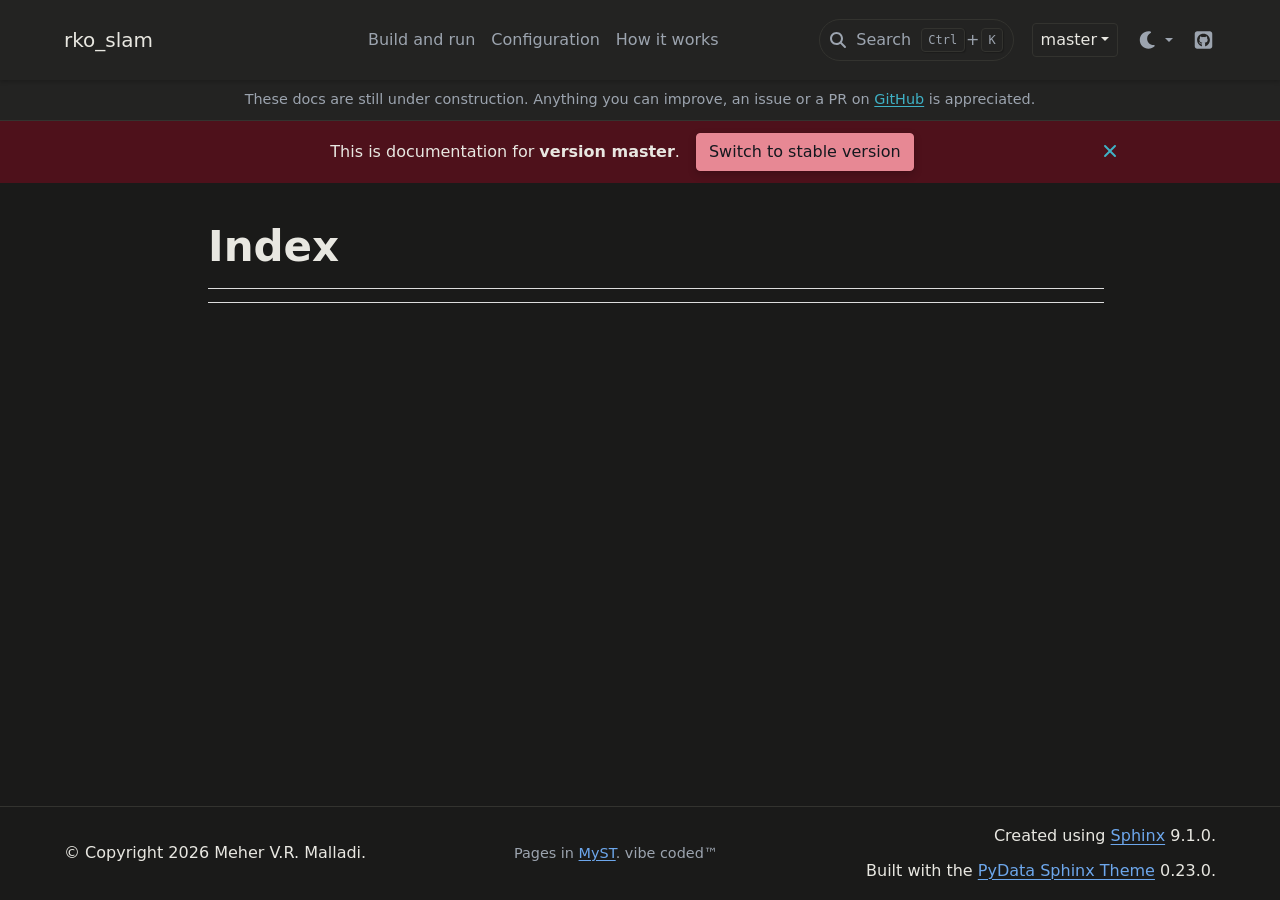
<file: master/genindex.html>
<!DOCTYPE html>


<html lang="en" data-content_root="./" data-theme="dark">

  <head>
    <meta charset="utf-8" />
    <meta name="viewport" content="width=device-width, initial-scale=1.0" />
    <title>Index &#8212; rko_slam: ROS2 LiDAR-inertial SLAM</title>
  
  
  
  <script data-cfasync="false">
    document.documentElement.dataset.mode = localStorage.getItem("mode") || "dark";
    document.documentElement.dataset.theme = localStorage.getItem("theme") || "dark";
  </script>
  <!--
    this give us a css class that will be invisible only if js is disabled
  -->
  <noscript>
    <style>
      .pst-js-only { display: none !important; }

    </style>
  </noscript>
  
  <!-- Loaded before other Sphinx assets -->
  <link href="_static/styles/theme.css?digest=18bd87630a240e9c25be" rel="stylesheet" />
<link href="_static/styles/pydata-sphinx-theme.css?digest=18bd87630a240e9c25be" rel="stylesheet" />

    <link rel="stylesheet" type="text/css" href="_static/pygments.css?v=8f2a1f02" />
    <link rel="stylesheet" type="text/css" href="_static/custom.css?v=0a4a0d38" />
  
  <!-- So that users can add custom icons -->
  <script defer src="_static/scripts/fontawesome.js?digest=18bd87630a240e9c25be"></script>
  <!-- Pre-loaded scripts that we'll load fully later -->
  <link rel="preload" as="script" href="_static/scripts/bootstrap.js?digest=18bd87630a240e9c25be" />
<link rel="preload" as="script" href="_static/scripts/pydata-sphinx-theme.js?digest=18bd87630a240e9c25be" />

    <script src="_static/documentation_options.js?v=30d551ce"></script>
    <script src="_static/doctools.js?v=fd6eb6e6"></script>
    <script src="_static/sphinx_highlight.js?v=6ffebe34"></script>
    <script>DOCUMENTATION_OPTIONS.pagename = 'genindex';</script>
    <script>
        DOCUMENTATION_OPTIONS.theme_version = '0.23.0';
        DOCUMENTATION_OPTIONS.theme_switcher_json_url = 'https://prbonn.github.io/rko_slam/switcher.json';
        DOCUMENTATION_OPTIONS.theme_switcher_version_match = 'master';
        DOCUMENTATION_OPTIONS.show_version_warning_banner =
            true;
        </script>
    <script>DOCUMENTATION_OPTIONS.search_as_you_type = false;</script>
    <link rel="canonical" href="https://prbonn.github.io/rko_slam/master/genindex.html" />
    <link rel="index" title="Index" href="#" />
    <link rel="search" title="Search" href="search.html" />
  <meta name="viewport" content="width=device-width, initial-scale=1"/>
  <meta name="color-scheme" content="light dark"/>
  <meta name="docsearch:language" content="en"/>
  <meta name="docsearch:version" content="master" />
  
    
    <script src="_static/searchtools.js"></script>
    <script src="_static/language_data.js"></script>
    <script src="searchindex.js"></script>
  
  </head>
  <body data-default-mode="dark">
  
  
  <div id="pst-skip-link" class="skip-link d-print-none"><a href="#main-content">Skip to main content</a></div>

  
  <div id="pst-scroll-pixel-helper"></div>
  
  <button type="button" class="btn rounded-pill" id="pst-back-to-top">
    <i class="fa-solid fa-arrow-up"></i>Back to top</button>
  
  
  
  
  <dialog id="pst-search-dialog">
    
<form class="bd-search d-flex align-items-center"
      action="search.html"
      method="get">
  <i class="fa-solid fa-magnifying-glass"></i>
  <input type="search"
         class="form-control"
         name="q"
         placeholder="Search the docs ..."
         aria-label="Search the docs ..."
         autocomplete="off"
         autocorrect="off"
         autocapitalize="off"
         spellcheck="false"/>
  <span class="search-button__kbd-shortcut"><kbd class="kbd-shortcut__modifier">Ctrl</kbd>+<kbd>K</kbd></span>
</form>
  </dialog>

  <div class="pst-async-banner-revealer d-none">
  <aside id="bd-header-version-warning" class="d-none d-print-none" aria-label="Version warning"></aside>
</div>
<aside class="bd-header-announcement" aria-label="Announcement">
  <div class="bd-header-announcement__content">These docs are still under construction. Anything you can improve, an issue or a PR on <a href="https://github.com/PRBonn/rko_slam">GitHub</a> is appreciated.</div>
</aside>

  
    <header id="pst-header" class="bd-header navbar navbar-expand-lg bd-navbar d-print-none">
<div class="bd-header__inner bd-page-width">
  <button type="button" class="pst-navbar-icon sidebar-toggle primary-toggle" aria-label="Site navigation">
    <span class="fa-solid fa-bars"></span>
  </button>
  
  
  <div class="col-lg-3 navbar-header-items__start">
    
      <div class="navbar-item">

  
    
  

<a class="navbar-brand logo" href="index.html">
  
  
  
  
  
  
    <p class="title logo__title">rko_slam</p>
  
</a></div>
    
  </div>
  
  <div class="col-lg-9 navbar-header-items">
    
    <div class="me-auto navbar-header-items__center">
      
        <div class="navbar-item">
<nav>
  <ul class="bd-navbar-elements navbar-nav">
    
<li class="nav-item ">
  <a class="nav-link nav-internal" href="pages/build_and_run.html">
    Build and run
  </a>
</li>


<li class="nav-item ">
  <a class="nav-link nav-internal" href="pages/configuration.html">
    Configuration
  </a>
</li>


<li class="nav-item ">
  <a class="nav-link nav-internal" href="pages/how_it_works.html">
    How it works
  </a>
</li>

  </ul>
</nav></div>
      
    </div>
    
    
    <div class="navbar-header-items__end">
      
        <div class="navbar-item navbar-persistent--container">
          

<button type="button" class="btn search-button-field search-button__button pst-js-only" title="Search" aria-label="Search" data-bs-placement="bottom" data-bs-toggle="tooltip">
 <i class="fa-solid fa-magnifying-glass"></i>
 <span class="search-button__default-text">Search</span>
 <span class="search-button__kbd-shortcut"><kbd class="kbd-shortcut__modifier">Ctrl</kbd>+<kbd class="kbd-shortcut__modifier">K</kbd></span>
</button>
        </div>
      
      
        <div class="navbar-item">
<div class="version-switcher__container dropdown pst-js-only">
  <button id="pst-version-switcher-button-2"
    type="button"
    class="version-switcher__button btn btn-sm dropdown-toggle"
    data-bs-toggle="dropdown"
    aria-haspopup="listbox"
    aria-controls="pst-version-switcher-list-2"
    aria-label="Version switcher list"
  >
    Choose version  <!-- this text may get changed later by javascript -->
    <span class="caret"></span>
  </button>
  <div id="pst-version-switcher-list-2"
    class="version-switcher__menu dropdown-menu list-group-flush py-0"
    role="listbox" aria-labelledby="pst-version-switcher-button-2">
    <!-- dropdown will be populated by javascript on page load -->
  </div>
</div></div>
      
        <div class="navbar-item">

<div class="theme-switch-container dropdown pst-js-only" data-bs-toggle="tooltip" data-bs-placement="bottom" title="Color mode">
  <button type="button" class="btn btn-sm nav-link pst-navbar-icon theme-switch-button dropdown-toggle" aria-label="Color mode" data-bs-toggle="dropdown">
    <i class="theme-switch fa-solid fa-sun fa-lg fa-fw" data-mode="light" title="Light"></i>
    <i class="theme-switch fa-solid fa-moon fa-lg fa-fw" data-mode="dark" title="Dark"></i>
    <i class="theme-switch fa-solid fa-circle-half-stroke fa-lg fa-fw" data-mode="auto" title="System Settings"></i>
  </button>
  <ul class="dropdown-menu dropdown-menu-end">
    <li><button type="button" class="dropdown-item d-flex align-items-center theme-change-button" data-mode="auto"><i class="fa-solid fa-circle-half-stroke fa-lg fa-fw me-1"></i>System Settings</button></li>
    <li><button type="button" class="dropdown-item d-flex align-items-center theme-change-button" data-mode="light"><i class="fa-solid fa-sun fa-lg fa-fw me-1"></i>Light</button></li>
    <li><button type="button" class="dropdown-item d-flex align-items-center theme-change-button" data-mode="dark"><i class="fa-solid fa-moon fa-lg fa-fw me-1"></i>Dark</button></li>
  </ul>
</div></div>
      
        <div class="navbar-item"><ul class="navbar-icon-links"
    aria-label="Icon Links">
        <li class="nav-item">
          
          
          
          
          
          
          
          
          <a href="https://github.com/PRBonn/rko_slam" title="GitHub" class="nav-link pst-navbar-icon" rel="noopener" target="_blank" data-bs-toggle="tooltip" data-bs-placement="bottom"><i class="fa-brands fa-square-github fa-lg" aria-hidden="true"></i><span class="visually-hidden">GitHub</span></a>
        </li>
</ul></div>
      
    </div>
    
  </div>
  
  
    <div class="navbar-persistent--mobile">

<button type="button" class="btn search-button-field search-button__button pst-js-only" title="Search" aria-label="Search" data-bs-placement="bottom" data-bs-toggle="tooltip">
 <i class="fa-solid fa-magnifying-glass"></i>
 <span class="search-button__default-text">Search</span>
 <span class="search-button__kbd-shortcut"><kbd class="kbd-shortcut__modifier">Ctrl</kbd>+<kbd class="kbd-shortcut__modifier">K</kbd></span>
</button>
    </div>
  

  
</div>

    </header>
  

  <div class="bd-container">
    <div class="bd-container__inner bd-page-width">
      
      
      
        
      
      <dialog id="pst-primary-sidebar-modal"></dialog>
      <div id="pst-primary-sidebar" class="bd-sidebar-primary bd-sidebar hide-on-wide">
        

  
  <div class="sidebar-header-items sidebar-primary__section">
    
    
      <div class="sidebar-header-items__center">
        
          
          
            <div class="navbar-item">
<nav>
  <ul class="bd-navbar-elements navbar-nav">
    
<li class="nav-item ">
  <a class="nav-link nav-internal" href="pages/build_and_run.html">
    Build and run
  </a>
</li>


<li class="nav-item ">
  <a class="nav-link nav-internal" href="pages/configuration.html">
    Configuration
  </a>
</li>


<li class="nav-item ">
  <a class="nav-link nav-internal" href="pages/how_it_works.html">
    How it works
  </a>
</li>

  </ul>
</nav></div>
          
        
      </div>
    
    
    
      <div class="sidebar-header-items__end">
        
          <div class="navbar-item">
<div class="version-switcher__container dropdown pst-js-only">
  <button id="pst-version-switcher-button-3"
    type="button"
    class="version-switcher__button btn btn-sm dropdown-toggle"
    data-bs-toggle="dropdown"
    aria-haspopup="listbox"
    aria-controls="pst-version-switcher-list-3"
    aria-label="Version switcher list"
  >
    Choose version  <!-- this text may get changed later by javascript -->
    <span class="caret"></span>
  </button>
  <div id="pst-version-switcher-list-3"
    class="version-switcher__menu dropdown-menu list-group-flush py-0"
    role="listbox" aria-labelledby="pst-version-switcher-button-3">
    <!-- dropdown will be populated by javascript on page load -->
  </div>
</div></div>
        
          <div class="navbar-item">

<div class="theme-switch-container dropdown pst-js-only" data-bs-toggle="tooltip" data-bs-placement="bottom" title="Color mode">
  <button type="button" class="btn btn-sm nav-link pst-navbar-icon theme-switch-button dropdown-toggle" aria-label="Color mode" data-bs-toggle="dropdown">
    <i class="theme-switch fa-solid fa-sun fa-lg fa-fw" data-mode="light" title="Light"></i>
    <i class="theme-switch fa-solid fa-moon fa-lg fa-fw" data-mode="dark" title="Dark"></i>
    <i class="theme-switch fa-solid fa-circle-half-stroke fa-lg fa-fw" data-mode="auto" title="System Settings"></i>
  </button>
  <ul class="dropdown-menu dropdown-menu-end">
    <li><button type="button" class="dropdown-item d-flex align-items-center theme-change-button" data-mode="auto"><i class="fa-solid fa-circle-half-stroke fa-lg fa-fw me-1"></i>System Settings</button></li>
    <li><button type="button" class="dropdown-item d-flex align-items-center theme-change-button" data-mode="light"><i class="fa-solid fa-sun fa-lg fa-fw me-1"></i>Light</button></li>
    <li><button type="button" class="dropdown-item d-flex align-items-center theme-change-button" data-mode="dark"><i class="fa-solid fa-moon fa-lg fa-fw me-1"></i>Dark</button></li>
  </ul>
</div></div>
        
          <div class="navbar-item"><ul class="navbar-icon-links"
    aria-label="Icon Links">
        <li class="nav-item">
          
          
          
          
          
          
          
          
          <a href="https://github.com/PRBonn/rko_slam" title="GitHub" class="nav-link pst-navbar-icon" rel="noopener" target="_blank" data-bs-toggle="tooltip" data-bs-placement="bottom"><i class="fa-brands fa-square-github fa-lg" aria-hidden="true"></i><span class="visually-hidden">GitHub</span></a>
        </li>
</ul></div>
        
      </div>
    
  </div>
  
  
  <div class="sidebar-primary-items__end sidebar-primary__section">
      <div class="sidebar-primary-item">
<div id="ethical-ad-placement"
      class="flat"
      data-ea-publisher="readthedocs"
      data-ea-type="readthedocs-sidebar"
      data-ea-manual="true">
</div></div>
  </div>


      </div>
      
      <main id="main-content" class="bd-main" role="main">
        
        
          <div class="bd-content">
            <div class="bd-article-container">
              
              <div class="bd-header-article d-print-none"></div>
              
              
              
                
<div id="searchbox"></div>
                <article class="bd-article">
                  

<h1 id="index">Index</h1>

<div class="genindex-jumpbox">
 
</div>


                </article>
              
              
              
              
              
                <footer class="prev-next-footer d-print-none">
                  
<div class="prev-next-area">
</div>
                </footer>
              
            </div>
            
            
              
            
          </div>
          <footer class="bd-footer-content">
            
          </footer>
        
      </main>
    </div>
  </div>
  
  <!-- Scripts loaded after <body> so the DOM is not blocked -->
  <script defer src="_static/scripts/bootstrap.js?digest=18bd87630a240e9c25be"></script>
<script defer src="_static/scripts/pydata-sphinx-theme.js?digest=18bd87630a240e9c25be"></script>

  <footer class="bd-footer">
<div class="bd-footer__inner bd-page-width">
  
    <div class="footer-items__start">
      
        <div class="footer-item">

  <p class="copyright">
    
      © Copyright 2026 Meher V.R. Malladi.
      <br/>
    
  </p>
</div>
      
    </div>
  
  
    <div class="footer-items__center">
      
        <div class="footer-item"><p class="credits">Pages in <a href="https://myst-parser.readthedocs.io/">MyST</a>. vibe coded&trade;</p></div>
      
    </div>
  
  
    <div class="footer-items__end">
      
        <div class="footer-item">

  <p class="sphinx-version">
    Created using <a href="https://www.sphinx-doc.org/">Sphinx</a> 9.1.0.
  </p>
</div>
      
        <div class="footer-item">
<p class="theme-version">
  <!-- # L10n: Setting the PST URL as an argument as this does not need to be localized -->
  Built with the <a href="https://pydata-sphinx-theme.readthedocs.io/en/stable/index.html">PyData Sphinx Theme</a> 0.23.0.
</p></div>
      
    </div>
  
</div>

  </footer>
  </body>
</html>
</file>
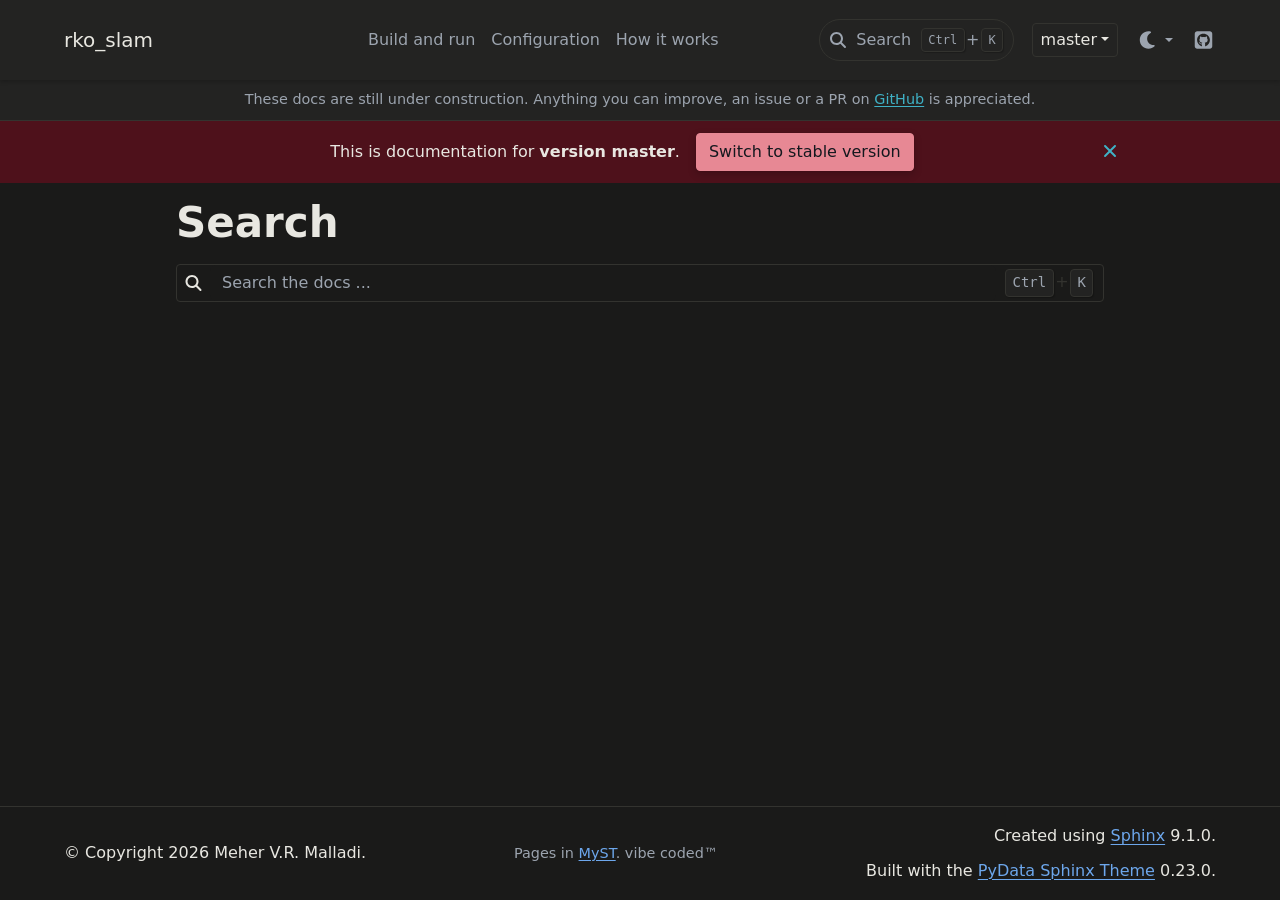
<file: master/search.html>
<!DOCTYPE html>


<html lang="en" data-content_root="./" data-theme="dark">

  <head>
    <meta charset="utf-8" />
    <meta name="viewport" content="width=device-width, initial-scale=1.0" /><title>Search - rko_slam: ROS2 LiDAR-inertial SLAM</title>
  
  
  
  <script data-cfasync="false">
    document.documentElement.dataset.mode = localStorage.getItem("mode") || "dark";
    document.documentElement.dataset.theme = localStorage.getItem("theme") || "dark";
  </script>
  <!--
    this give us a css class that will be invisible only if js is disabled
  -->
  <noscript>
    <style>
      .pst-js-only { display: none !important; }

    </style>
  </noscript>
  
  <!-- Loaded before other Sphinx assets -->
  <link href="_static/styles/theme.css?digest=18bd87630a240e9c25be" rel="stylesheet" />
<link href="_static/styles/pydata-sphinx-theme.css?digest=18bd87630a240e9c25be" rel="stylesheet" />

    <link rel="stylesheet" type="text/css" href="_static/pygments.css?v=8f2a1f02" />
    <link rel="stylesheet" type="text/css" href="_static/custom.css?v=0a4a0d38" />
  
  <!-- So that users can add custom icons -->
  <script defer src="_static/scripts/fontawesome.js?digest=18bd87630a240e9c25be"></script>
  <!-- Pre-loaded scripts that we'll load fully later -->
  <link rel="preload" as="script" href="_static/scripts/bootstrap.js?digest=18bd87630a240e9c25be" />
<link rel="preload" as="script" href="_static/scripts/pydata-sphinx-theme.js?digest=18bd87630a240e9c25be" />

    <script src="_static/documentation_options.js?v=30d551ce"></script>
    <script src="_static/doctools.js?v=fd6eb6e6"></script>
    <script src="_static/sphinx_highlight.js?v=6ffebe34"></script>
    <script>DOCUMENTATION_OPTIONS.pagename = 'search';</script>
    <script>
        DOCUMENTATION_OPTIONS.theme_version = '0.23.0';
        DOCUMENTATION_OPTIONS.theme_switcher_json_url = 'https://prbonn.github.io/rko_slam/switcher.json';
        DOCUMENTATION_OPTIONS.theme_switcher_version_match = 'master';
        DOCUMENTATION_OPTIONS.show_version_warning_banner =
            true;
        </script>
    <script>DOCUMENTATION_OPTIONS.search_as_you_type = false;</script>
  <script src="_static/searchtools.js"></script>
  <script src="_static/language_data.js"></script>
  <script src="searchindex.js"></script>
    <link rel="canonical" href="https://prbonn.github.io/rko_slam/master/search.html" />
    <link rel="index" title="Index" href="genindex.html" />
    <link rel="search" title="Search" href="#" />
  <meta name="viewport" content="width=device-width, initial-scale=1"/>
  <meta name="color-scheme" content="light dark"/>
  <meta name="docsearch:language" content="en"/>
  <meta name="docsearch:version" content="master" />
  
    
  
  </head>
  <body data-default-mode="dark">
  
  
  <div id="pst-skip-link" class="skip-link d-print-none"><a href="#main-content">Skip to main content</a></div>

  
  <div id="pst-scroll-pixel-helper"></div>
  
  <button type="button" class="btn rounded-pill" id="pst-back-to-top">
    <i class="fa-solid fa-arrow-up"></i>Back to top</button>
  
  
  
  
  <dialog id="pst-search-dialog">
    
<form class="bd-search d-flex align-items-center"
      action="#"
      method="get">
  <i class="fa-solid fa-magnifying-glass"></i>
  <input type="search"
         class="form-control"
         name="q"
         placeholder="Search the docs ..."
         aria-label="Search the docs ..."
         autocomplete="off"
         autocorrect="off"
         autocapitalize="off"
         spellcheck="false"/>
  <span class="search-button__kbd-shortcut"><kbd class="kbd-shortcut__modifier">Ctrl</kbd>+<kbd>K</kbd></span>
</form>
  </dialog>

  <div class="pst-async-banner-revealer d-none">
  <aside id="bd-header-version-warning" class="d-none d-print-none" aria-label="Version warning"></aside>
</div>
<aside class="bd-header-announcement" aria-label="Announcement">
  <div class="bd-header-announcement__content">These docs are still under construction. Anything you can improve, an issue or a PR on <a href="https://github.com/PRBonn/rko_slam">GitHub</a> is appreciated.</div>
</aside>

  
    <header id="pst-header" class="bd-header navbar navbar-expand-lg bd-navbar d-print-none">
<div class="bd-header__inner bd-page-width">
  <button type="button" class="pst-navbar-icon sidebar-toggle primary-toggle" aria-label="Site navigation">
    <span class="fa-solid fa-bars"></span>
  </button>
  
  
  <div class="col-lg-3 navbar-header-items__start">
    
      <div class="navbar-item">

  
    
  

<a class="navbar-brand logo" href="index.html">
  
  
  
  
  
  
    <p class="title logo__title">rko_slam</p>
  
</a></div>
    
  </div>
  
  <div class="col-lg-9 navbar-header-items">
    
    <div class="me-auto navbar-header-items__center">
      
        <div class="navbar-item">
<nav>
  <ul class="bd-navbar-elements navbar-nav">
    
<li class="nav-item ">
  <a class="nav-link nav-internal" href="pages/build_and_run.html">
    Build and run
  </a>
</li>


<li class="nav-item ">
  <a class="nav-link nav-internal" href="pages/configuration.html">
    Configuration
  </a>
</li>


<li class="nav-item ">
  <a class="nav-link nav-internal" href="pages/how_it_works.html">
    How it works
  </a>
</li>

  </ul>
</nav></div>
      
    </div>
    
    
    <div class="navbar-header-items__end">
      
        <div class="navbar-item navbar-persistent--container">
          

<button type="button" class="btn search-button-field search-button__button pst-js-only" title="Search" aria-label="Search" data-bs-placement="bottom" data-bs-toggle="tooltip">
 <i class="fa-solid fa-magnifying-glass"></i>
 <span class="search-button__default-text">Search</span>
 <span class="search-button__kbd-shortcut"><kbd class="kbd-shortcut__modifier">Ctrl</kbd>+<kbd class="kbd-shortcut__modifier">K</kbd></span>
</button>
        </div>
      
      
        <div class="navbar-item">
<div class="version-switcher__container dropdown pst-js-only">
  <button id="pst-version-switcher-button-2"
    type="button"
    class="version-switcher__button btn btn-sm dropdown-toggle"
    data-bs-toggle="dropdown"
    aria-haspopup="listbox"
    aria-controls="pst-version-switcher-list-2"
    aria-label="Version switcher list"
  >
    Choose version  <!-- this text may get changed later by javascript -->
    <span class="caret"></span>
  </button>
  <div id="pst-version-switcher-list-2"
    class="version-switcher__menu dropdown-menu list-group-flush py-0"
    role="listbox" aria-labelledby="pst-version-switcher-button-2">
    <!-- dropdown will be populated by javascript on page load -->
  </div>
</div></div>
      
        <div class="navbar-item">

<div class="theme-switch-container dropdown pst-js-only" data-bs-toggle="tooltip" data-bs-placement="bottom" title="Color mode">
  <button type="button" class="btn btn-sm nav-link pst-navbar-icon theme-switch-button dropdown-toggle" aria-label="Color mode" data-bs-toggle="dropdown">
    <i class="theme-switch fa-solid fa-sun fa-lg fa-fw" data-mode="light" title="Light"></i>
    <i class="theme-switch fa-solid fa-moon fa-lg fa-fw" data-mode="dark" title="Dark"></i>
    <i class="theme-switch fa-solid fa-circle-half-stroke fa-lg fa-fw" data-mode="auto" title="System Settings"></i>
  </button>
  <ul class="dropdown-menu dropdown-menu-end">
    <li><button type="button" class="dropdown-item d-flex align-items-center theme-change-button" data-mode="auto"><i class="fa-solid fa-circle-half-stroke fa-lg fa-fw me-1"></i>System Settings</button></li>
    <li><button type="button" class="dropdown-item d-flex align-items-center theme-change-button" data-mode="light"><i class="fa-solid fa-sun fa-lg fa-fw me-1"></i>Light</button></li>
    <li><button type="button" class="dropdown-item d-flex align-items-center theme-change-button" data-mode="dark"><i class="fa-solid fa-moon fa-lg fa-fw me-1"></i>Dark</button></li>
  </ul>
</div></div>
      
        <div class="navbar-item"><ul class="navbar-icon-links"
    aria-label="Icon Links">
        <li class="nav-item">
          
          
          
          
          
          
          
          
          <a href="https://github.com/PRBonn/rko_slam" title="GitHub" class="nav-link pst-navbar-icon" rel="noopener" target="_blank" data-bs-toggle="tooltip" data-bs-placement="bottom"><i class="fa-brands fa-square-github fa-lg" aria-hidden="true"></i><span class="visually-hidden">GitHub</span></a>
        </li>
</ul></div>
      
    </div>
    
  </div>
  
  
    <div class="navbar-persistent--mobile">

<button type="button" class="btn search-button-field search-button__button pst-js-only" title="Search" aria-label="Search" data-bs-placement="bottom" data-bs-toggle="tooltip">
 <i class="fa-solid fa-magnifying-glass"></i>
 <span class="search-button__default-text">Search</span>
 <span class="search-button__kbd-shortcut"><kbd class="kbd-shortcut__modifier">Ctrl</kbd>+<kbd class="kbd-shortcut__modifier">K</kbd></span>
</button>
    </div>
  

  
</div>

    </header>
  

  <div class="bd-container">
    <div class="bd-container__inner bd-page-width">
      
      
      
        
      
      <dialog id="pst-primary-sidebar-modal"></dialog>
      <div id="pst-primary-sidebar" class="bd-sidebar-primary bd-sidebar hide-on-wide">
        

  
  <div class="sidebar-header-items sidebar-primary__section">
    
    
      <div class="sidebar-header-items__center">
        
          
          
            <div class="navbar-item">
<nav>
  <ul class="bd-navbar-elements navbar-nav">
    
<li class="nav-item ">
  <a class="nav-link nav-internal" href="pages/build_and_run.html">
    Build and run
  </a>
</li>


<li class="nav-item ">
  <a class="nav-link nav-internal" href="pages/configuration.html">
    Configuration
  </a>
</li>


<li class="nav-item ">
  <a class="nav-link nav-internal" href="pages/how_it_works.html">
    How it works
  </a>
</li>

  </ul>
</nav></div>
          
        
      </div>
    
    
    
      <div class="sidebar-header-items__end">
        
          <div class="navbar-item">
<div class="version-switcher__container dropdown pst-js-only">
  <button id="pst-version-switcher-button-3"
    type="button"
    class="version-switcher__button btn btn-sm dropdown-toggle"
    data-bs-toggle="dropdown"
    aria-haspopup="listbox"
    aria-controls="pst-version-switcher-list-3"
    aria-label="Version switcher list"
  >
    Choose version  <!-- this text may get changed later by javascript -->
    <span class="caret"></span>
  </button>
  <div id="pst-version-switcher-list-3"
    class="version-switcher__menu dropdown-menu list-group-flush py-0"
    role="listbox" aria-labelledby="pst-version-switcher-button-3">
    <!-- dropdown will be populated by javascript on page load -->
  </div>
</div></div>
        
          <div class="navbar-item">

<div class="theme-switch-container dropdown pst-js-only" data-bs-toggle="tooltip" data-bs-placement="bottom" title="Color mode">
  <button type="button" class="btn btn-sm nav-link pst-navbar-icon theme-switch-button dropdown-toggle" aria-label="Color mode" data-bs-toggle="dropdown">
    <i class="theme-switch fa-solid fa-sun fa-lg fa-fw" data-mode="light" title="Light"></i>
    <i class="theme-switch fa-solid fa-moon fa-lg fa-fw" data-mode="dark" title="Dark"></i>
    <i class="theme-switch fa-solid fa-circle-half-stroke fa-lg fa-fw" data-mode="auto" title="System Settings"></i>
  </button>
  <ul class="dropdown-menu dropdown-menu-end">
    <li><button type="button" class="dropdown-item d-flex align-items-center theme-change-button" data-mode="auto"><i class="fa-solid fa-circle-half-stroke fa-lg fa-fw me-1"></i>System Settings</button></li>
    <li><button type="button" class="dropdown-item d-flex align-items-center theme-change-button" data-mode="light"><i class="fa-solid fa-sun fa-lg fa-fw me-1"></i>Light</button></li>
    <li><button type="button" class="dropdown-item d-flex align-items-center theme-change-button" data-mode="dark"><i class="fa-solid fa-moon fa-lg fa-fw me-1"></i>Dark</button></li>
  </ul>
</div></div>
        
          <div class="navbar-item"><ul class="navbar-icon-links"
    aria-label="Icon Links">
        <li class="nav-item">
          
          
          
          
          
          
          
          
          <a href="https://github.com/PRBonn/rko_slam" title="GitHub" class="nav-link pst-navbar-icon" rel="noopener" target="_blank" data-bs-toggle="tooltip" data-bs-placement="bottom"><i class="fa-brands fa-square-github fa-lg" aria-hidden="true"></i><span class="visually-hidden">GitHub</span></a>
        </li>
</ul></div>
        
      </div>
    
  </div>
  
  
  <div class="sidebar-primary-items__end sidebar-primary__section">
      <div class="sidebar-primary-item">
<div id="ethical-ad-placement"
      class="flat"
      data-ea-publisher="readthedocs"
      data-ea-type="readthedocs-sidebar"
      data-ea-manual="true">
</div></div>
  </div>


      </div>
      
      <main id="main-content" class="bd-main" role="main">
        
        
          <div class="bd-content">
            <div class="bd-article-container">
              
              <div class="bd-header-article d-print-none"></div>
              
              
  <div class="bd-search-container">
    <h1>Search</h1>
    <noscript>
      <div class="admonition error">
        <p class="admonition-title">Error</p>
        <p>Please activate JavaScript to enable the search functionality.</p>
      </div>
    </noscript>
    
<form class="bd-search d-flex align-items-center"
      action="#"
      method="get">
  <i class="fa-solid fa-magnifying-glass"></i>
  <input type="search"
         class="form-control"
         name="q"
         placeholder="Search the docs ..."
         aria-label="Search the docs ..."
         autocomplete="off"
         autocorrect="off"
         autocapitalize="off"
         spellcheck="false"/>
  <span class="search-button__kbd-shortcut"><kbd class="kbd-shortcut__modifier">Ctrl</kbd>+<kbd>K</kbd></span>
</form>
    <div id="search-results"></div>
  </div>
  <script>
    // Activate the search field on page load
    let searchInput = document.querySelector("form.bd-search input");
    if (searchInput) {
        searchInput.focus();
        searchInput.select();
        console.log("[PST]: Set focus on search field.");
    }
  </script>

              
              
              
              
                <footer class="prev-next-footer d-print-none">
                  
<div class="prev-next-area">
</div>
                </footer>
              
            </div>
            
            
              
            
          </div>
          <footer class="bd-footer-content">
            
          </footer>
        
      </main>
    </div>
  </div>
  
  <!-- Scripts loaded after <body> so the DOM is not blocked -->
  <script defer src="_static/scripts/bootstrap.js?digest=18bd87630a240e9c25be"></script>
<script defer src="_static/scripts/pydata-sphinx-theme.js?digest=18bd87630a240e9c25be"></script>

  <footer class="bd-footer">
<div class="bd-footer__inner bd-page-width">
  
    <div class="footer-items__start">
      
        <div class="footer-item">

  <p class="copyright">
    
      © Copyright 2026 Meher V.R. Malladi.
      <br/>
    
  </p>
</div>
      
    </div>
  
  
    <div class="footer-items__center">
      
        <div class="footer-item"><p class="credits">Pages in <a href="https://myst-parser.readthedocs.io/">MyST</a>. vibe coded&trade;</p></div>
      
    </div>
  
  
    <div class="footer-items__end">
      
        <div class="footer-item">

  <p class="sphinx-version">
    Created using <a href="https://www.sphinx-doc.org/">Sphinx</a> 9.1.0.
  </p>
</div>
      
        <div class="footer-item">
<p class="theme-version">
  <!-- # L10n: Setting the PST URL as an argument as this does not need to be localized -->
  Built with the <a href="https://pydata-sphinx-theme.readthedocs.io/en/stable/index.html">PyData Sphinx Theme</a> 0.23.0.
</p></div>
      
    </div>
  
</div>

  </footer>
  </body>
</html>
</file>
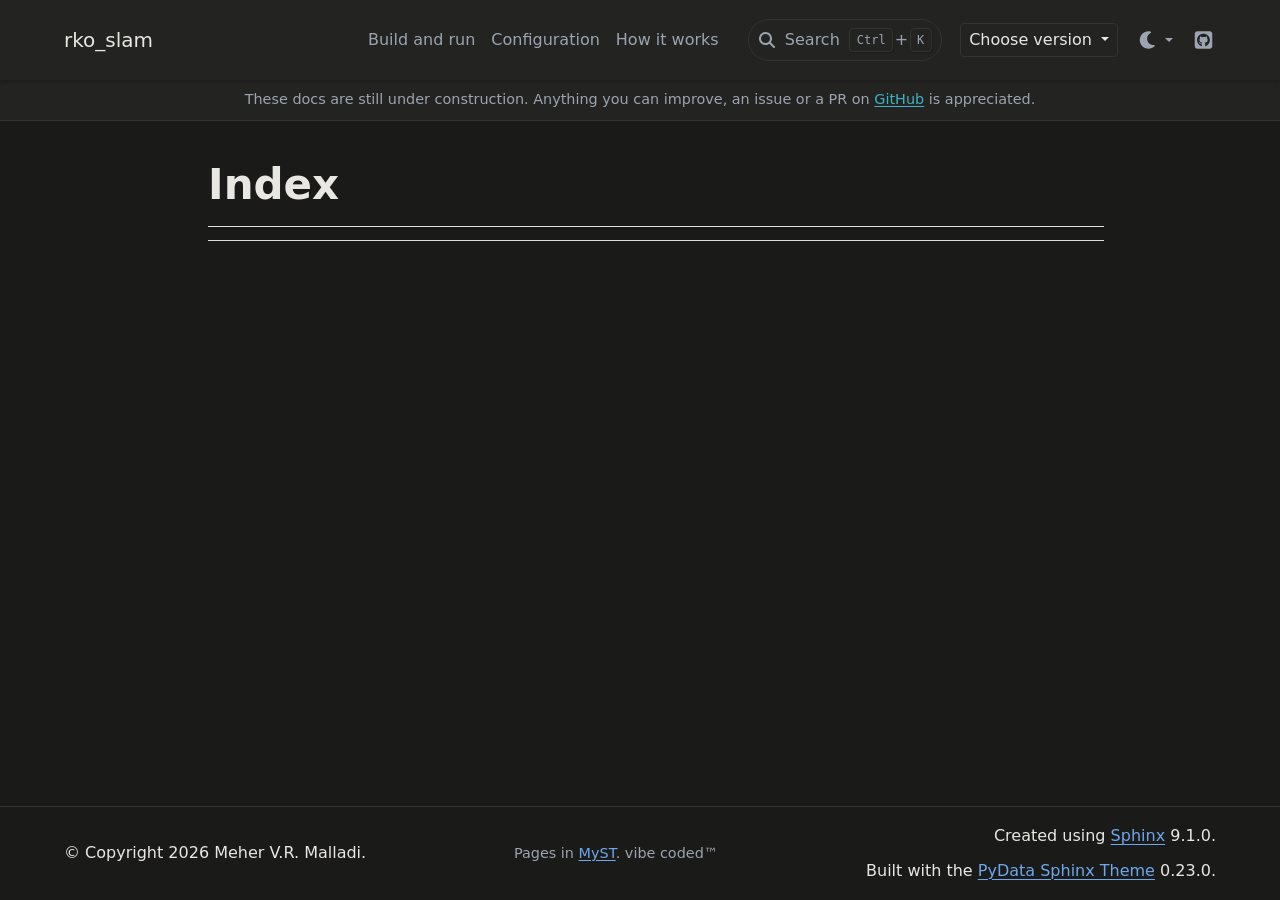
<file: v0.0.7/genindex.html>
<!DOCTYPE html>


<html lang="en" data-content_root="./" data-theme="dark">

  <head>
    <meta charset="utf-8" />
    <meta name="viewport" content="width=device-width, initial-scale=1.0" />
    <title>Index &#8212; rko_slam: ROS2 LiDAR-inertial SLAM</title>
  
  
  
  <script data-cfasync="false">
    document.documentElement.dataset.mode = localStorage.getItem("mode") || "dark";
    document.documentElement.dataset.theme = localStorage.getItem("theme") || "dark";
  </script>
  <!--
    this give us a css class that will be invisible only if js is disabled
  -->
  <noscript>
    <style>
      .pst-js-only { display: none !important; }

    </style>
  </noscript>
  
  <!-- Loaded before other Sphinx assets -->
  <link href="_static/styles/theme.css?digest=18bd87630a240e9c25be" rel="stylesheet" />
<link href="_static/styles/pydata-sphinx-theme.css?digest=18bd87630a240e9c25be" rel="stylesheet" />

    <link rel="stylesheet" type="text/css" href="_static/pygments.css?v=8f2a1f02" />
    <link rel="stylesheet" type="text/css" href="_static/custom.css?v=0a4a0d38" />
  
  <!-- So that users can add custom icons -->
  <script defer src="_static/scripts/fontawesome.js?digest=18bd87630a240e9c25be"></script>
  <!-- Pre-loaded scripts that we'll load fully later -->
  <link rel="preload" as="script" href="_static/scripts/bootstrap.js?digest=18bd87630a240e9c25be" />
<link rel="preload" as="script" href="_static/scripts/pydata-sphinx-theme.js?digest=18bd87630a240e9c25be" />

    <script src="_static/documentation_options.js?v=bbaf98b3"></script>
    <script src="_static/doctools.js?v=fd6eb6e6"></script>
    <script src="_static/sphinx_highlight.js?v=6ffebe34"></script>
    <script>DOCUMENTATION_OPTIONS.pagename = 'genindex';</script>
    <script>
        DOCUMENTATION_OPTIONS.theme_version = '0.23.0';
        DOCUMENTATION_OPTIONS.theme_switcher_json_url = 'https://prbonn.github.io/rko_slam/switcher.json';
        DOCUMENTATION_OPTIONS.theme_switcher_version_match = '0.0.7';
        DOCUMENTATION_OPTIONS.show_version_warning_banner =
            true;
        </script>
    <script>DOCUMENTATION_OPTIONS.search_as_you_type = false;</script>
    <link rel="canonical" href="https://prbonn.github.io/rko_slam/master/genindex.html" />
    <link rel="index" title="Index" href="#" />
    <link rel="search" title="Search" href="search.html" />
  <meta name="viewport" content="width=device-width, initial-scale=1"/>
  <meta name="color-scheme" content="light dark"/>
  <meta name="docsearch:language" content="en"/>
  <meta name="docsearch:version" content="0.0.7" />
  
    
    <script src="_static/searchtools.js"></script>
    <script src="_static/language_data.js"></script>
    <script src="searchindex.js"></script>
  
  </head>
  <body data-default-mode="dark">
  
  
  <div id="pst-skip-link" class="skip-link d-print-none"><a href="#main-content">Skip to main content</a></div>

  
  <div id="pst-scroll-pixel-helper"></div>
  
  <button type="button" class="btn rounded-pill" id="pst-back-to-top">
    <i class="fa-solid fa-arrow-up"></i>Back to top</button>
  
  
  
  
  <dialog id="pst-search-dialog">
    
<form class="bd-search d-flex align-items-center"
      action="search.html"
      method="get">
  <i class="fa-solid fa-magnifying-glass"></i>
  <input type="search"
         class="form-control"
         name="q"
         placeholder="Search the docs ..."
         aria-label="Search the docs ..."
         autocomplete="off"
         autocorrect="off"
         autocapitalize="off"
         spellcheck="false"/>
  <span class="search-button__kbd-shortcut"><kbd class="kbd-shortcut__modifier">Ctrl</kbd>+<kbd>K</kbd></span>
</form>
  </dialog>

  <div class="pst-async-banner-revealer d-none">
  <aside id="bd-header-version-warning" class="d-none d-print-none" aria-label="Version warning"></aside>
</div>
<aside class="bd-header-announcement" aria-label="Announcement">
  <div class="bd-header-announcement__content">These docs are still under construction. Anything you can improve, an issue or a PR on <a href="https://github.com/PRBonn/rko_slam">GitHub</a> is appreciated.</div>
</aside>

  
    <header id="pst-header" class="bd-header navbar navbar-expand-lg bd-navbar d-print-none">
<div class="bd-header__inner bd-page-width">
  <button type="button" class="pst-navbar-icon sidebar-toggle primary-toggle" aria-label="Site navigation">
    <span class="fa-solid fa-bars"></span>
  </button>
  
  
  <div class="col-lg-3 navbar-header-items__start">
    
      <div class="navbar-item">

  
    
  

<a class="navbar-brand logo" href="index.html">
  
  
  
  
  
  
    <p class="title logo__title">rko_slam</p>
  
</a></div>
    
  </div>
  
  <div class="col-lg-9 navbar-header-items">
    
    <div class="me-auto navbar-header-items__center">
      
        <div class="navbar-item">
<nav>
  <ul class="bd-navbar-elements navbar-nav">
    
<li class="nav-item ">
  <a class="nav-link nav-internal" href="pages/build_and_run.html">
    Build and run
  </a>
</li>


<li class="nav-item ">
  <a class="nav-link nav-internal" href="pages/configuration.html">
    Configuration
  </a>
</li>


<li class="nav-item ">
  <a class="nav-link nav-internal" href="pages/how_it_works.html">
    How it works
  </a>
</li>

  </ul>
</nav></div>
      
    </div>
    
    
    <div class="navbar-header-items__end">
      
        <div class="navbar-item navbar-persistent--container">
          

<button type="button" class="btn search-button-field search-button__button pst-js-only" title="Search" aria-label="Search" data-bs-placement="bottom" data-bs-toggle="tooltip">
 <i class="fa-solid fa-magnifying-glass"></i>
 <span class="search-button__default-text">Search</span>
 <span class="search-button__kbd-shortcut"><kbd class="kbd-shortcut__modifier">Ctrl</kbd>+<kbd class="kbd-shortcut__modifier">K</kbd></span>
</button>
        </div>
      
      
        <div class="navbar-item">
<div class="version-switcher__container dropdown pst-js-only">
  <button id="pst-version-switcher-button-2"
    type="button"
    class="version-switcher__button btn btn-sm dropdown-toggle"
    data-bs-toggle="dropdown"
    aria-haspopup="listbox"
    aria-controls="pst-version-switcher-list-2"
    aria-label="Version switcher list"
  >
    Choose version  <!-- this text may get changed later by javascript -->
    <span class="caret"></span>
  </button>
  <div id="pst-version-switcher-list-2"
    class="version-switcher__menu dropdown-menu list-group-flush py-0"
    role="listbox" aria-labelledby="pst-version-switcher-button-2">
    <!-- dropdown will be populated by javascript on page load -->
  </div>
</div></div>
      
        <div class="navbar-item">

<div class="theme-switch-container dropdown pst-js-only" data-bs-toggle="tooltip" data-bs-placement="bottom" title="Color mode">
  <button type="button" class="btn btn-sm nav-link pst-navbar-icon theme-switch-button dropdown-toggle" aria-label="Color mode" data-bs-toggle="dropdown">
    <i class="theme-switch fa-solid fa-sun fa-lg fa-fw" data-mode="light" title="Light"></i>
    <i class="theme-switch fa-solid fa-moon fa-lg fa-fw" data-mode="dark" title="Dark"></i>
    <i class="theme-switch fa-solid fa-circle-half-stroke fa-lg fa-fw" data-mode="auto" title="System Settings"></i>
  </button>
  <ul class="dropdown-menu dropdown-menu-end">
    <li><button type="button" class="dropdown-item d-flex align-items-center theme-change-button" data-mode="auto"><i class="fa-solid fa-circle-half-stroke fa-lg fa-fw me-1"></i>System Settings</button></li>
    <li><button type="button" class="dropdown-item d-flex align-items-center theme-change-button" data-mode="light"><i class="fa-solid fa-sun fa-lg fa-fw me-1"></i>Light</button></li>
    <li><button type="button" class="dropdown-item d-flex align-items-center theme-change-button" data-mode="dark"><i class="fa-solid fa-moon fa-lg fa-fw me-1"></i>Dark</button></li>
  </ul>
</div></div>
      
        <div class="navbar-item"><ul class="navbar-icon-links"
    aria-label="Icon Links">
        <li class="nav-item">
          
          
          
          
          
          
          
          
          <a href="https://github.com/PRBonn/rko_slam" title="GitHub" class="nav-link pst-navbar-icon" rel="noopener" target="_blank" data-bs-toggle="tooltip" data-bs-placement="bottom"><i class="fa-brands fa-square-github fa-lg" aria-hidden="true"></i><span class="visually-hidden">GitHub</span></a>
        </li>
</ul></div>
      
    </div>
    
  </div>
  
  
    <div class="navbar-persistent--mobile">

<button type="button" class="btn search-button-field search-button__button pst-js-only" title="Search" aria-label="Search" data-bs-placement="bottom" data-bs-toggle="tooltip">
 <i class="fa-solid fa-magnifying-glass"></i>
 <span class="search-button__default-text">Search</span>
 <span class="search-button__kbd-shortcut"><kbd class="kbd-shortcut__modifier">Ctrl</kbd>+<kbd class="kbd-shortcut__modifier">K</kbd></span>
</button>
    </div>
  

  
</div>

    </header>
  

  <div class="bd-container">
    <div class="bd-container__inner bd-page-width">
      
      
      
        
      
      <dialog id="pst-primary-sidebar-modal"></dialog>
      <div id="pst-primary-sidebar" class="bd-sidebar-primary bd-sidebar hide-on-wide">
        

  
  <div class="sidebar-header-items sidebar-primary__section">
    
    
      <div class="sidebar-header-items__center">
        
          
          
            <div class="navbar-item">
<nav>
  <ul class="bd-navbar-elements navbar-nav">
    
<li class="nav-item ">
  <a class="nav-link nav-internal" href="pages/build_and_run.html">
    Build and run
  </a>
</li>


<li class="nav-item ">
  <a class="nav-link nav-internal" href="pages/configuration.html">
    Configuration
  </a>
</li>


<li class="nav-item ">
  <a class="nav-link nav-internal" href="pages/how_it_works.html">
    How it works
  </a>
</li>

  </ul>
</nav></div>
          
        
      </div>
    
    
    
      <div class="sidebar-header-items__end">
        
          <div class="navbar-item">
<div class="version-switcher__container dropdown pst-js-only">
  <button id="pst-version-switcher-button-3"
    type="button"
    class="version-switcher__button btn btn-sm dropdown-toggle"
    data-bs-toggle="dropdown"
    aria-haspopup="listbox"
    aria-controls="pst-version-switcher-list-3"
    aria-label="Version switcher list"
  >
    Choose version  <!-- this text may get changed later by javascript -->
    <span class="caret"></span>
  </button>
  <div id="pst-version-switcher-list-3"
    class="version-switcher__menu dropdown-menu list-group-flush py-0"
    role="listbox" aria-labelledby="pst-version-switcher-button-3">
    <!-- dropdown will be populated by javascript on page load -->
  </div>
</div></div>
        
          <div class="navbar-item">

<div class="theme-switch-container dropdown pst-js-only" data-bs-toggle="tooltip" data-bs-placement="bottom" title="Color mode">
  <button type="button" class="btn btn-sm nav-link pst-navbar-icon theme-switch-button dropdown-toggle" aria-label="Color mode" data-bs-toggle="dropdown">
    <i class="theme-switch fa-solid fa-sun fa-lg fa-fw" data-mode="light" title="Light"></i>
    <i class="theme-switch fa-solid fa-moon fa-lg fa-fw" data-mode="dark" title="Dark"></i>
    <i class="theme-switch fa-solid fa-circle-half-stroke fa-lg fa-fw" data-mode="auto" title="System Settings"></i>
  </button>
  <ul class="dropdown-menu dropdown-menu-end">
    <li><button type="button" class="dropdown-item d-flex align-items-center theme-change-button" data-mode="auto"><i class="fa-solid fa-circle-half-stroke fa-lg fa-fw me-1"></i>System Settings</button></li>
    <li><button type="button" class="dropdown-item d-flex align-items-center theme-change-button" data-mode="light"><i class="fa-solid fa-sun fa-lg fa-fw me-1"></i>Light</button></li>
    <li><button type="button" class="dropdown-item d-flex align-items-center theme-change-button" data-mode="dark"><i class="fa-solid fa-moon fa-lg fa-fw me-1"></i>Dark</button></li>
  </ul>
</div></div>
        
          <div class="navbar-item"><ul class="navbar-icon-links"
    aria-label="Icon Links">
        <li class="nav-item">
          
          
          
          
          
          
          
          
          <a href="https://github.com/PRBonn/rko_slam" title="GitHub" class="nav-link pst-navbar-icon" rel="noopener" target="_blank" data-bs-toggle="tooltip" data-bs-placement="bottom"><i class="fa-brands fa-square-github fa-lg" aria-hidden="true"></i><span class="visually-hidden">GitHub</span></a>
        </li>
</ul></div>
        
      </div>
    
  </div>
  
  
  <div class="sidebar-primary-items__end sidebar-primary__section">
      <div class="sidebar-primary-item">
<div id="ethical-ad-placement"
      class="flat"
      data-ea-publisher="readthedocs"
      data-ea-type="readthedocs-sidebar"
      data-ea-manual="true">
</div></div>
  </div>


      </div>
      
      <main id="main-content" class="bd-main" role="main">
        
        
          <div class="bd-content">
            <div class="bd-article-container">
              
              <div class="bd-header-article d-print-none"></div>
              
              
              
                
<div id="searchbox"></div>
                <article class="bd-article">
                  

<h1 id="index">Index</h1>

<div class="genindex-jumpbox">
 
</div>


                </article>
              
              
              
              
              
                <footer class="prev-next-footer d-print-none">
                  
<div class="prev-next-area">
</div>
                </footer>
              
            </div>
            
            
              
            
          </div>
          <footer class="bd-footer-content">
            
          </footer>
        
      </main>
    </div>
  </div>
  
  <!-- Scripts loaded after <body> so the DOM is not blocked -->
  <script defer src="_static/scripts/bootstrap.js?digest=18bd87630a240e9c25be"></script>
<script defer src="_static/scripts/pydata-sphinx-theme.js?digest=18bd87630a240e9c25be"></script>

  <footer class="bd-footer">
<div class="bd-footer__inner bd-page-width">
  
    <div class="footer-items__start">
      
        <div class="footer-item">

  <p class="copyright">
    
      © Copyright 2026 Meher V.R. Malladi.
      <br/>
    
  </p>
</div>
      
    </div>
  
  
    <div class="footer-items__center">
      
        <div class="footer-item"><p class="credits">Pages in <a href="https://myst-parser.readthedocs.io/">MyST</a>. vibe coded&trade;</p></div>
      
    </div>
  
  
    <div class="footer-items__end">
      
        <div class="footer-item">

  <p class="sphinx-version">
    Created using <a href="https://www.sphinx-doc.org/">Sphinx</a> 9.1.0.
  </p>
</div>
      
        <div class="footer-item">
<p class="theme-version">
  <!-- # L10n: Setting the PST URL as an argument as this does not need to be localized -->
  Built with the <a href="https://pydata-sphinx-theme.readthedocs.io/en/stable/index.html">PyData Sphinx Theme</a> 0.23.0.
</p></div>
      
    </div>
  
</div>

  </footer>
  </body>
</html>
</file>
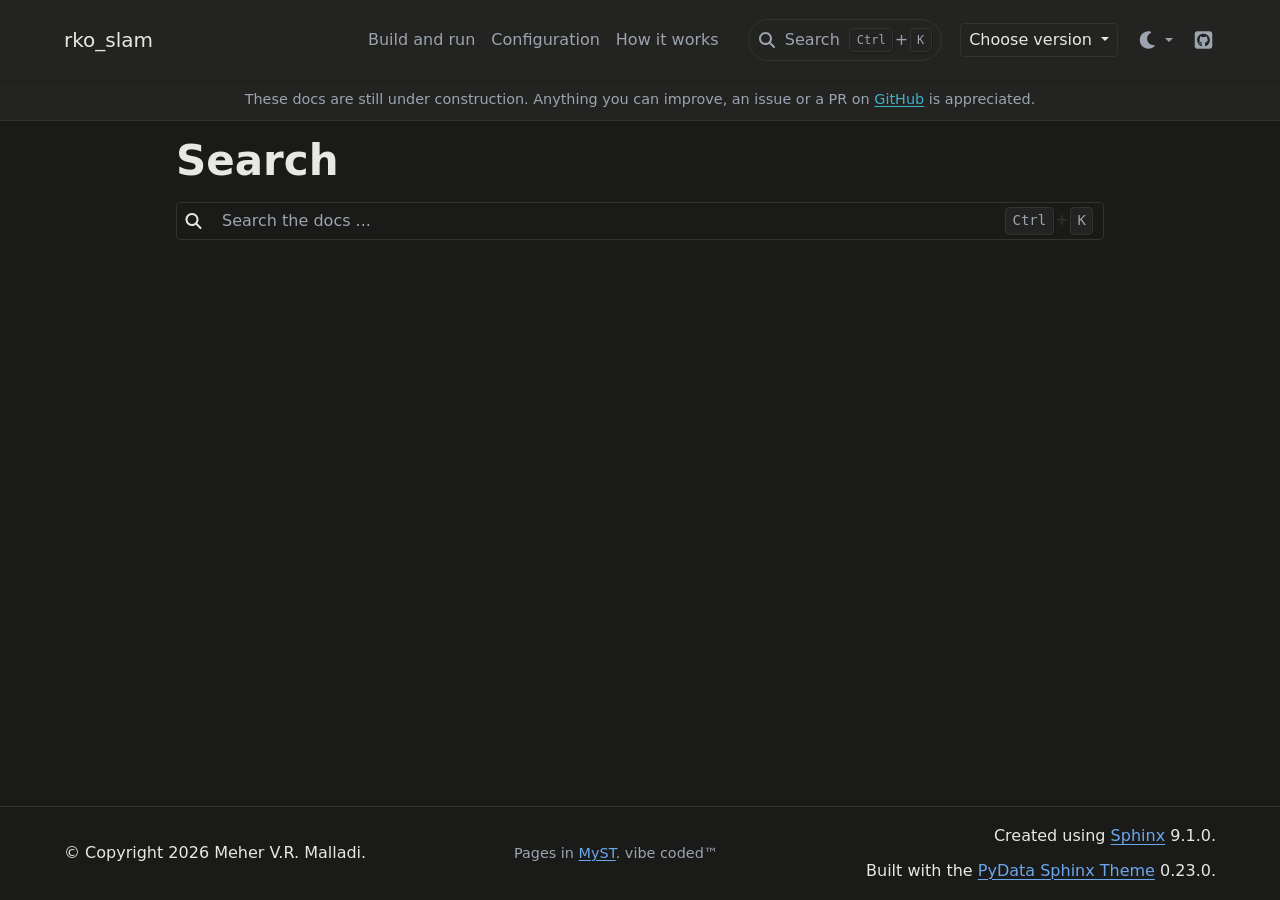
<file: v0.0.7/search.html>
<!DOCTYPE html>


<html lang="en" data-content_root="./" data-theme="dark">

  <head>
    <meta charset="utf-8" />
    <meta name="viewport" content="width=device-width, initial-scale=1.0" /><title>Search - rko_slam: ROS2 LiDAR-inertial SLAM</title>
  
  
  
  <script data-cfasync="false">
    document.documentElement.dataset.mode = localStorage.getItem("mode") || "dark";
    document.documentElement.dataset.theme = localStorage.getItem("theme") || "dark";
  </script>
  <!--
    this give us a css class that will be invisible only if js is disabled
  -->
  <noscript>
    <style>
      .pst-js-only { display: none !important; }

    </style>
  </noscript>
  
  <!-- Loaded before other Sphinx assets -->
  <link href="_static/styles/theme.css?digest=18bd87630a240e9c25be" rel="stylesheet" />
<link href="_static/styles/pydata-sphinx-theme.css?digest=18bd87630a240e9c25be" rel="stylesheet" />

    <link rel="stylesheet" type="text/css" href="_static/pygments.css?v=8f2a1f02" />
    <link rel="stylesheet" type="text/css" href="_static/custom.css?v=0a4a0d38" />
  
  <!-- So that users can add custom icons -->
  <script defer src="_static/scripts/fontawesome.js?digest=18bd87630a240e9c25be"></script>
  <!-- Pre-loaded scripts that we'll load fully later -->
  <link rel="preload" as="script" href="_static/scripts/bootstrap.js?digest=18bd87630a240e9c25be" />
<link rel="preload" as="script" href="_static/scripts/pydata-sphinx-theme.js?digest=18bd87630a240e9c25be" />

    <script src="_static/documentation_options.js?v=bbaf98b3"></script>
    <script src="_static/doctools.js?v=fd6eb6e6"></script>
    <script src="_static/sphinx_highlight.js?v=6ffebe34"></script>
    <script>DOCUMENTATION_OPTIONS.pagename = 'search';</script>
    <script>
        DOCUMENTATION_OPTIONS.theme_version = '0.23.0';
        DOCUMENTATION_OPTIONS.theme_switcher_json_url = 'https://prbonn.github.io/rko_slam/switcher.json';
        DOCUMENTATION_OPTIONS.theme_switcher_version_match = '0.0.7';
        DOCUMENTATION_OPTIONS.show_version_warning_banner =
            true;
        </script>
    <script>DOCUMENTATION_OPTIONS.search_as_you_type = false;</script>
  <script src="_static/searchtools.js"></script>
  <script src="_static/language_data.js"></script>
  <script src="searchindex.js"></script>
    <link rel="canonical" href="https://prbonn.github.io/rko_slam/master/search.html" />
    <link rel="index" title="Index" href="genindex.html" />
    <link rel="search" title="Search" href="#" />
  <meta name="viewport" content="width=device-width, initial-scale=1"/>
  <meta name="color-scheme" content="light dark"/>
  <meta name="docsearch:language" content="en"/>
  <meta name="docsearch:version" content="0.0.7" />
  
    
  
  </head>
  <body data-default-mode="dark">
  
  
  <div id="pst-skip-link" class="skip-link d-print-none"><a href="#main-content">Skip to main content</a></div>

  
  <div id="pst-scroll-pixel-helper"></div>
  
  <button type="button" class="btn rounded-pill" id="pst-back-to-top">
    <i class="fa-solid fa-arrow-up"></i>Back to top</button>
  
  
  
  
  <dialog id="pst-search-dialog">
    
<form class="bd-search d-flex align-items-center"
      action="#"
      method="get">
  <i class="fa-solid fa-magnifying-glass"></i>
  <input type="search"
         class="form-control"
         name="q"
         placeholder="Search the docs ..."
         aria-label="Search the docs ..."
         autocomplete="off"
         autocorrect="off"
         autocapitalize="off"
         spellcheck="false"/>
  <span class="search-button__kbd-shortcut"><kbd class="kbd-shortcut__modifier">Ctrl</kbd>+<kbd>K</kbd></span>
</form>
  </dialog>

  <div class="pst-async-banner-revealer d-none">
  <aside id="bd-header-version-warning" class="d-none d-print-none" aria-label="Version warning"></aside>
</div>
<aside class="bd-header-announcement" aria-label="Announcement">
  <div class="bd-header-announcement__content">These docs are still under construction. Anything you can improve, an issue or a PR on <a href="https://github.com/PRBonn/rko_slam">GitHub</a> is appreciated.</div>
</aside>

  
    <header id="pst-header" class="bd-header navbar navbar-expand-lg bd-navbar d-print-none">
<div class="bd-header__inner bd-page-width">
  <button type="button" class="pst-navbar-icon sidebar-toggle primary-toggle" aria-label="Site navigation">
    <span class="fa-solid fa-bars"></span>
  </button>
  
  
  <div class="col-lg-3 navbar-header-items__start">
    
      <div class="navbar-item">

  
    
  

<a class="navbar-brand logo" href="index.html">
  
  
  
  
  
  
    <p class="title logo__title">rko_slam</p>
  
</a></div>
    
  </div>
  
  <div class="col-lg-9 navbar-header-items">
    
    <div class="me-auto navbar-header-items__center">
      
        <div class="navbar-item">
<nav>
  <ul class="bd-navbar-elements navbar-nav">
    
<li class="nav-item ">
  <a class="nav-link nav-internal" href="pages/build_and_run.html">
    Build and run
  </a>
</li>


<li class="nav-item ">
  <a class="nav-link nav-internal" href="pages/configuration.html">
    Configuration
  </a>
</li>


<li class="nav-item ">
  <a class="nav-link nav-internal" href="pages/how_it_works.html">
    How it works
  </a>
</li>

  </ul>
</nav></div>
      
    </div>
    
    
    <div class="navbar-header-items__end">
      
        <div class="navbar-item navbar-persistent--container">
          

<button type="button" class="btn search-button-field search-button__button pst-js-only" title="Search" aria-label="Search" data-bs-placement="bottom" data-bs-toggle="tooltip">
 <i class="fa-solid fa-magnifying-glass"></i>
 <span class="search-button__default-text">Search</span>
 <span class="search-button__kbd-shortcut"><kbd class="kbd-shortcut__modifier">Ctrl</kbd>+<kbd class="kbd-shortcut__modifier">K</kbd></span>
</button>
        </div>
      
      
        <div class="navbar-item">
<div class="version-switcher__container dropdown pst-js-only">
  <button id="pst-version-switcher-button-2"
    type="button"
    class="version-switcher__button btn btn-sm dropdown-toggle"
    data-bs-toggle="dropdown"
    aria-haspopup="listbox"
    aria-controls="pst-version-switcher-list-2"
    aria-label="Version switcher list"
  >
    Choose version  <!-- this text may get changed later by javascript -->
    <span class="caret"></span>
  </button>
  <div id="pst-version-switcher-list-2"
    class="version-switcher__menu dropdown-menu list-group-flush py-0"
    role="listbox" aria-labelledby="pst-version-switcher-button-2">
    <!-- dropdown will be populated by javascript on page load -->
  </div>
</div></div>
      
        <div class="navbar-item">

<div class="theme-switch-container dropdown pst-js-only" data-bs-toggle="tooltip" data-bs-placement="bottom" title="Color mode">
  <button type="button" class="btn btn-sm nav-link pst-navbar-icon theme-switch-button dropdown-toggle" aria-label="Color mode" data-bs-toggle="dropdown">
    <i class="theme-switch fa-solid fa-sun fa-lg fa-fw" data-mode="light" title="Light"></i>
    <i class="theme-switch fa-solid fa-moon fa-lg fa-fw" data-mode="dark" title="Dark"></i>
    <i class="theme-switch fa-solid fa-circle-half-stroke fa-lg fa-fw" data-mode="auto" title="System Settings"></i>
  </button>
  <ul class="dropdown-menu dropdown-menu-end">
    <li><button type="button" class="dropdown-item d-flex align-items-center theme-change-button" data-mode="auto"><i class="fa-solid fa-circle-half-stroke fa-lg fa-fw me-1"></i>System Settings</button></li>
    <li><button type="button" class="dropdown-item d-flex align-items-center theme-change-button" data-mode="light"><i class="fa-solid fa-sun fa-lg fa-fw me-1"></i>Light</button></li>
    <li><button type="button" class="dropdown-item d-flex align-items-center theme-change-button" data-mode="dark"><i class="fa-solid fa-moon fa-lg fa-fw me-1"></i>Dark</button></li>
  </ul>
</div></div>
      
        <div class="navbar-item"><ul class="navbar-icon-links"
    aria-label="Icon Links">
        <li class="nav-item">
          
          
          
          
          
          
          
          
          <a href="https://github.com/PRBonn/rko_slam" title="GitHub" class="nav-link pst-navbar-icon" rel="noopener" target="_blank" data-bs-toggle="tooltip" data-bs-placement="bottom"><i class="fa-brands fa-square-github fa-lg" aria-hidden="true"></i><span class="visually-hidden">GitHub</span></a>
        </li>
</ul></div>
      
    </div>
    
  </div>
  
  
    <div class="navbar-persistent--mobile">

<button type="button" class="btn search-button-field search-button__button pst-js-only" title="Search" aria-label="Search" data-bs-placement="bottom" data-bs-toggle="tooltip">
 <i class="fa-solid fa-magnifying-glass"></i>
 <span class="search-button__default-text">Search</span>
 <span class="search-button__kbd-shortcut"><kbd class="kbd-shortcut__modifier">Ctrl</kbd>+<kbd class="kbd-shortcut__modifier">K</kbd></span>
</button>
    </div>
  

  
</div>

    </header>
  

  <div class="bd-container">
    <div class="bd-container__inner bd-page-width">
      
      
      
        
      
      <dialog id="pst-primary-sidebar-modal"></dialog>
      <div id="pst-primary-sidebar" class="bd-sidebar-primary bd-sidebar hide-on-wide">
        

  
  <div class="sidebar-header-items sidebar-primary__section">
    
    
      <div class="sidebar-header-items__center">
        
          
          
            <div class="navbar-item">
<nav>
  <ul class="bd-navbar-elements navbar-nav">
    
<li class="nav-item ">
  <a class="nav-link nav-internal" href="pages/build_and_run.html">
    Build and run
  </a>
</li>


<li class="nav-item ">
  <a class="nav-link nav-internal" href="pages/configuration.html">
    Configuration
  </a>
</li>


<li class="nav-item ">
  <a class="nav-link nav-internal" href="pages/how_it_works.html">
    How it works
  </a>
</li>

  </ul>
</nav></div>
          
        
      </div>
    
    
    
      <div class="sidebar-header-items__end">
        
          <div class="navbar-item">
<div class="version-switcher__container dropdown pst-js-only">
  <button id="pst-version-switcher-button-3"
    type="button"
    class="version-switcher__button btn btn-sm dropdown-toggle"
    data-bs-toggle="dropdown"
    aria-haspopup="listbox"
    aria-controls="pst-version-switcher-list-3"
    aria-label="Version switcher list"
  >
    Choose version  <!-- this text may get changed later by javascript -->
    <span class="caret"></span>
  </button>
  <div id="pst-version-switcher-list-3"
    class="version-switcher__menu dropdown-menu list-group-flush py-0"
    role="listbox" aria-labelledby="pst-version-switcher-button-3">
    <!-- dropdown will be populated by javascript on page load -->
  </div>
</div></div>
        
          <div class="navbar-item">

<div class="theme-switch-container dropdown pst-js-only" data-bs-toggle="tooltip" data-bs-placement="bottom" title="Color mode">
  <button type="button" class="btn btn-sm nav-link pst-navbar-icon theme-switch-button dropdown-toggle" aria-label="Color mode" data-bs-toggle="dropdown">
    <i class="theme-switch fa-solid fa-sun fa-lg fa-fw" data-mode="light" title="Light"></i>
    <i class="theme-switch fa-solid fa-moon fa-lg fa-fw" data-mode="dark" title="Dark"></i>
    <i class="theme-switch fa-solid fa-circle-half-stroke fa-lg fa-fw" data-mode="auto" title="System Settings"></i>
  </button>
  <ul class="dropdown-menu dropdown-menu-end">
    <li><button type="button" class="dropdown-item d-flex align-items-center theme-change-button" data-mode="auto"><i class="fa-solid fa-circle-half-stroke fa-lg fa-fw me-1"></i>System Settings</button></li>
    <li><button type="button" class="dropdown-item d-flex align-items-center theme-change-button" data-mode="light"><i class="fa-solid fa-sun fa-lg fa-fw me-1"></i>Light</button></li>
    <li><button type="button" class="dropdown-item d-flex align-items-center theme-change-button" data-mode="dark"><i class="fa-solid fa-moon fa-lg fa-fw me-1"></i>Dark</button></li>
  </ul>
</div></div>
        
          <div class="navbar-item"><ul class="navbar-icon-links"
    aria-label="Icon Links">
        <li class="nav-item">
          
          
          
          
          
          
          
          
          <a href="https://github.com/PRBonn/rko_slam" title="GitHub" class="nav-link pst-navbar-icon" rel="noopener" target="_blank" data-bs-toggle="tooltip" data-bs-placement="bottom"><i class="fa-brands fa-square-github fa-lg" aria-hidden="true"></i><span class="visually-hidden">GitHub</span></a>
        </li>
</ul></div>
        
      </div>
    
  </div>
  
  
  <div class="sidebar-primary-items__end sidebar-primary__section">
      <div class="sidebar-primary-item">
<div id="ethical-ad-placement"
      class="flat"
      data-ea-publisher="readthedocs"
      data-ea-type="readthedocs-sidebar"
      data-ea-manual="true">
</div></div>
  </div>


      </div>
      
      <main id="main-content" class="bd-main" role="main">
        
        
          <div class="bd-content">
            <div class="bd-article-container">
              
              <div class="bd-header-article d-print-none"></div>
              
              
  <div class="bd-search-container">
    <h1>Search</h1>
    <noscript>
      <div class="admonition error">
        <p class="admonition-title">Error</p>
        <p>Please activate JavaScript to enable the search functionality.</p>
      </div>
    </noscript>
    
<form class="bd-search d-flex align-items-center"
      action="#"
      method="get">
  <i class="fa-solid fa-magnifying-glass"></i>
  <input type="search"
         class="form-control"
         name="q"
         placeholder="Search the docs ..."
         aria-label="Search the docs ..."
         autocomplete="off"
         autocorrect="off"
         autocapitalize="off"
         spellcheck="false"/>
  <span class="search-button__kbd-shortcut"><kbd class="kbd-shortcut__modifier">Ctrl</kbd>+<kbd>K</kbd></span>
</form>
    <div id="search-results"></div>
  </div>
  <script>
    // Activate the search field on page load
    let searchInput = document.querySelector("form.bd-search input");
    if (searchInput) {
        searchInput.focus();
        searchInput.select();
        console.log("[PST]: Set focus on search field.");
    }
  </script>

              
              
              
              
                <footer class="prev-next-footer d-print-none">
                  
<div class="prev-next-area">
</div>
                </footer>
              
            </div>
            
            
              
            
          </div>
          <footer class="bd-footer-content">
            
          </footer>
        
      </main>
    </div>
  </div>
  
  <!-- Scripts loaded after <body> so the DOM is not blocked -->
  <script defer src="_static/scripts/bootstrap.js?digest=18bd87630a240e9c25be"></script>
<script defer src="_static/scripts/pydata-sphinx-theme.js?digest=18bd87630a240e9c25be"></script>

  <footer class="bd-footer">
<div class="bd-footer__inner bd-page-width">
  
    <div class="footer-items__start">
      
        <div class="footer-item">

  <p class="copyright">
    
      © Copyright 2026 Meher V.R. Malladi.
      <br/>
    
  </p>
</div>
      
    </div>
  
  
    <div class="footer-items__center">
      
        <div class="footer-item"><p class="credits">Pages in <a href="https://myst-parser.readthedocs.io/">MyST</a>. vibe coded&trade;</p></div>
      
    </div>
  
  
    <div class="footer-items__end">
      
        <div class="footer-item">

  <p class="sphinx-version">
    Created using <a href="https://www.sphinx-doc.org/">Sphinx</a> 9.1.0.
  </p>
</div>
      
        <div class="footer-item">
<p class="theme-version">
  <!-- # L10n: Setting the PST URL as an argument as this does not need to be localized -->
  Built with the <a href="https://pydata-sphinx-theme.readthedocs.io/en/stable/index.html">PyData Sphinx Theme</a> 0.23.0.
</p></div>
      
    </div>
  
</div>

  </footer>
  </body>
</html>
</file>
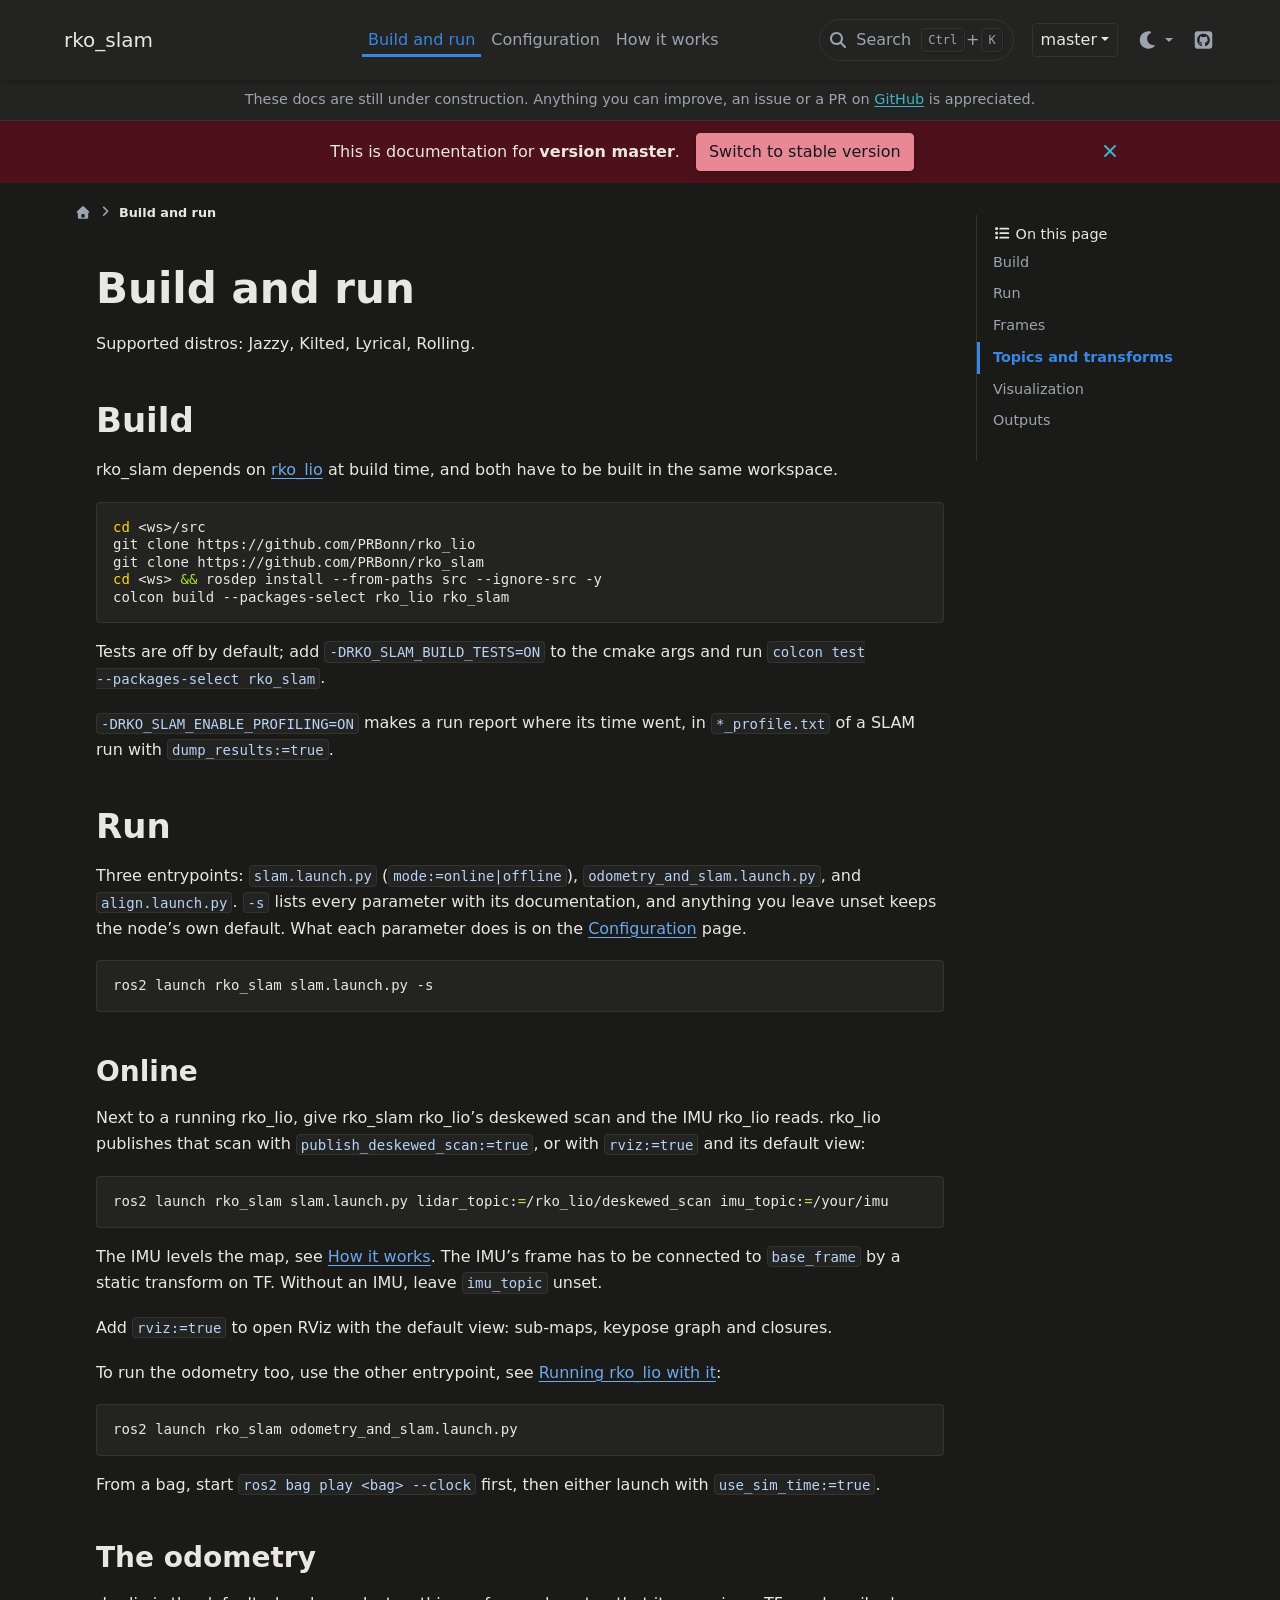
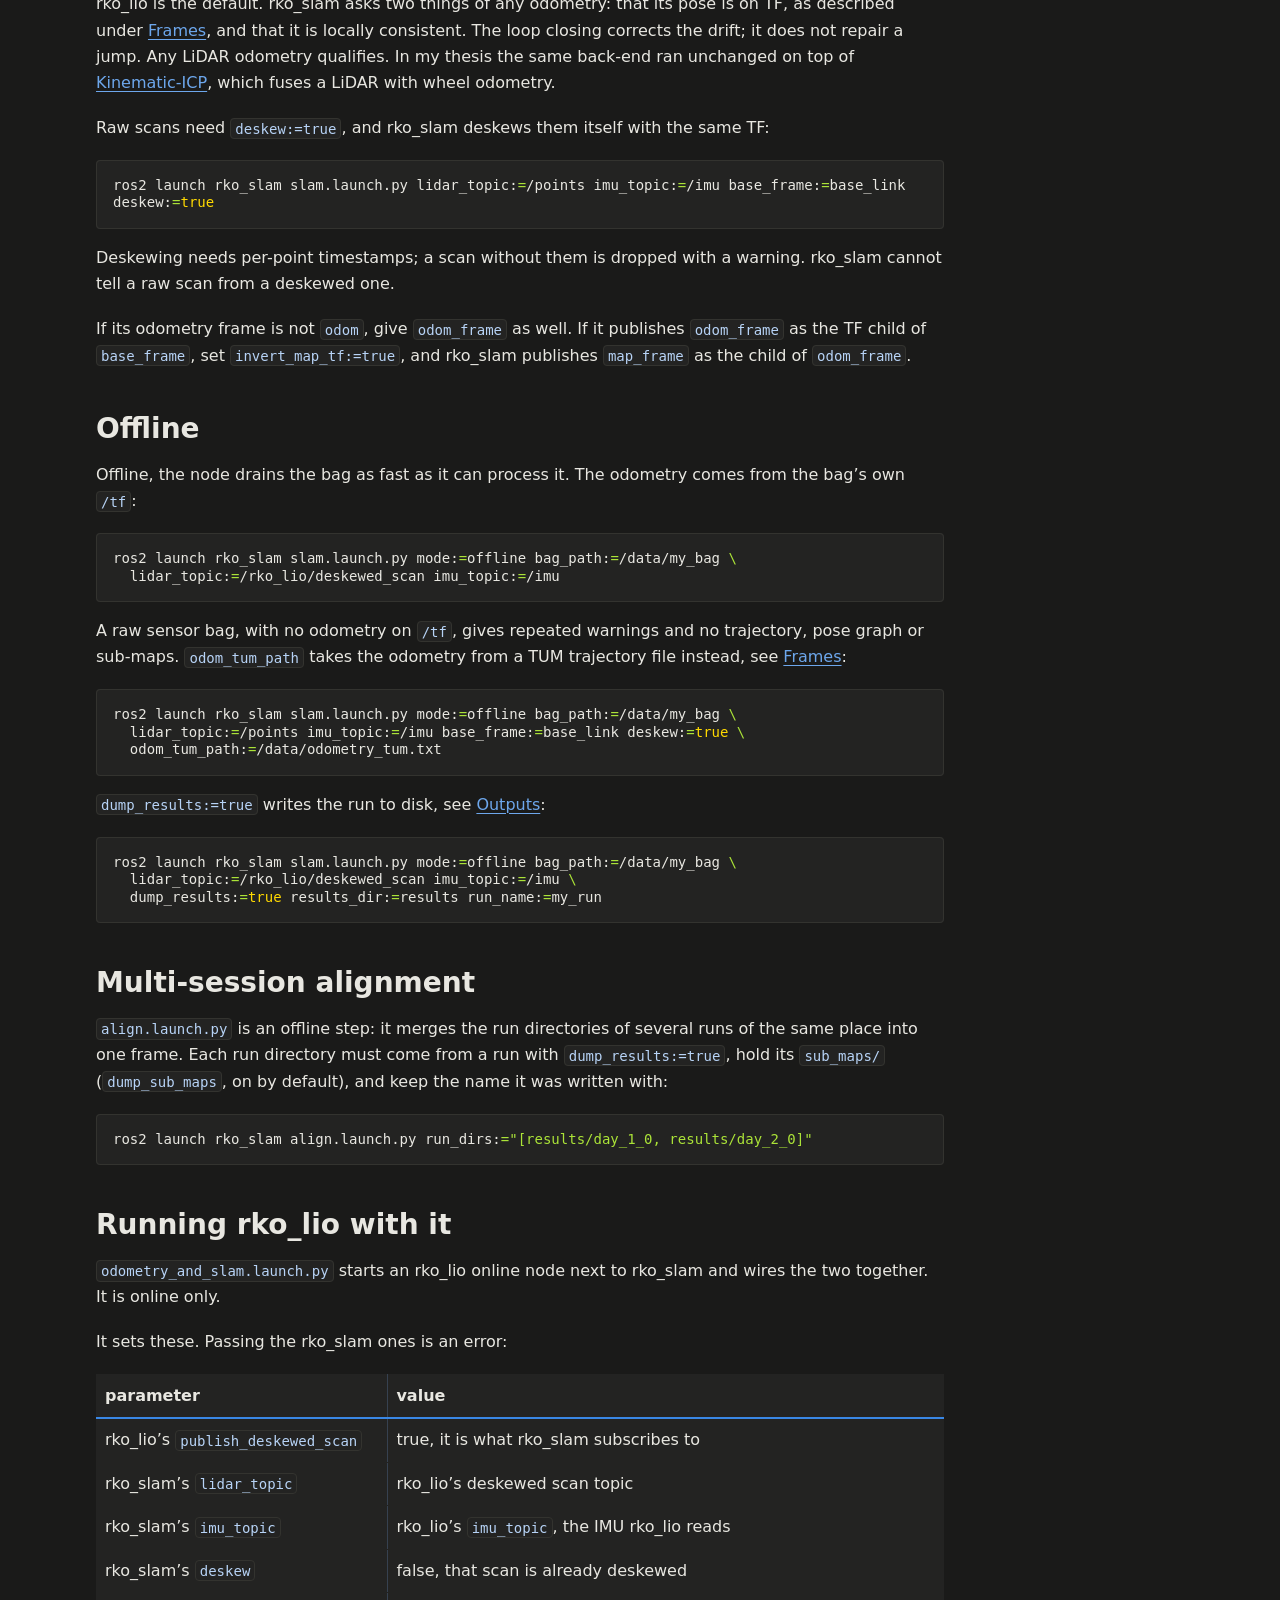
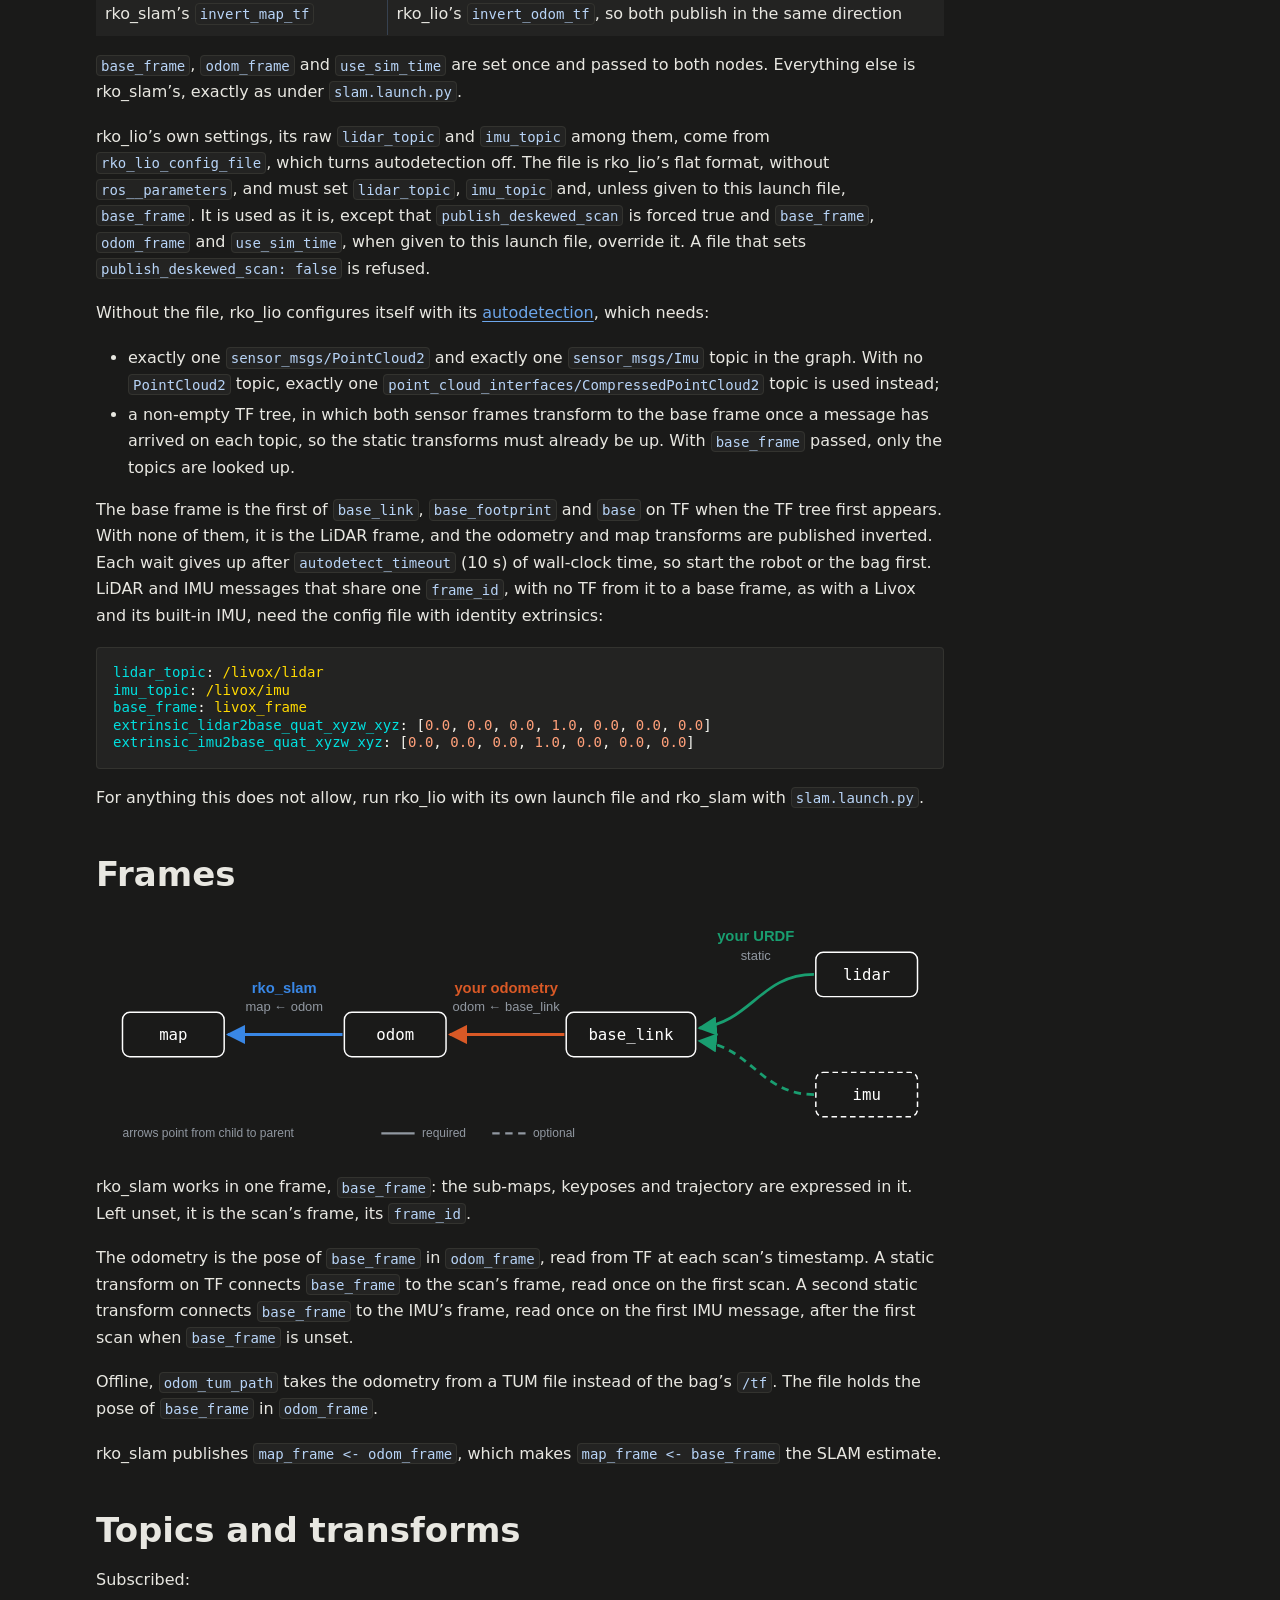
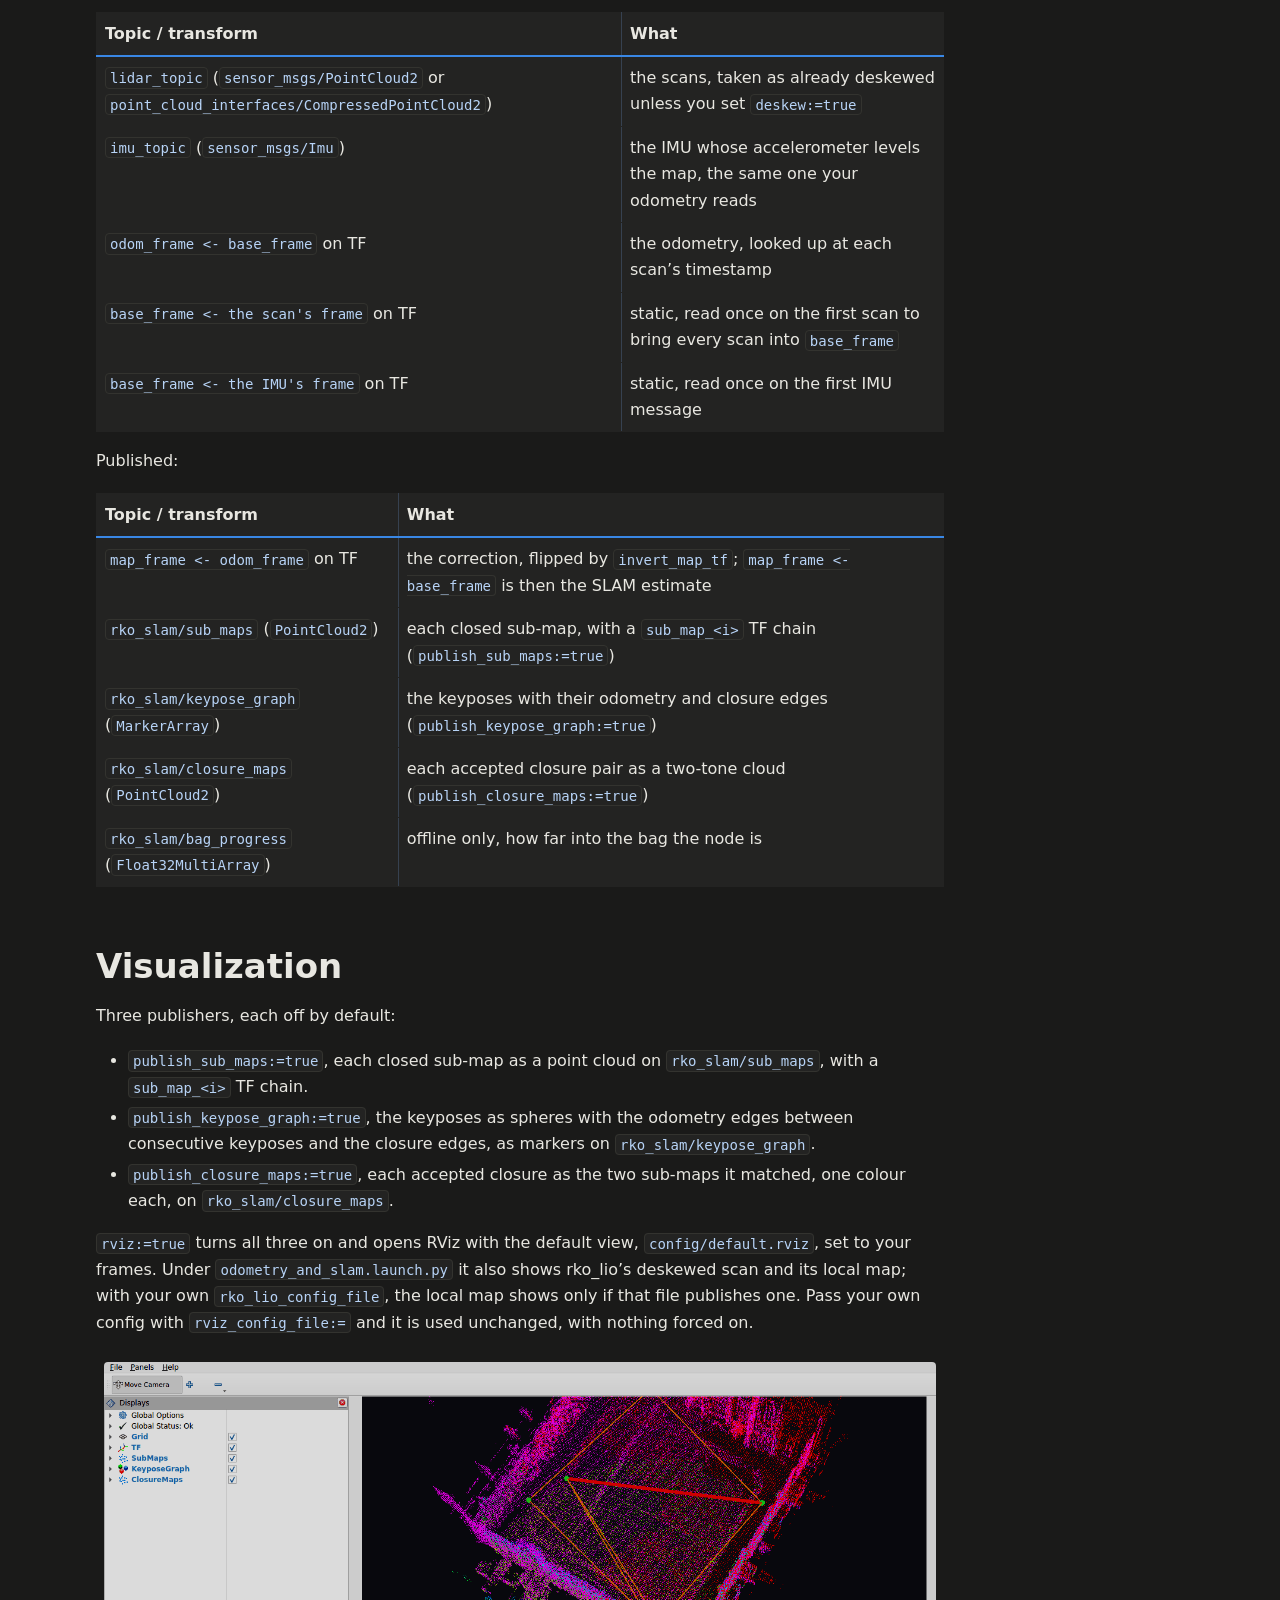
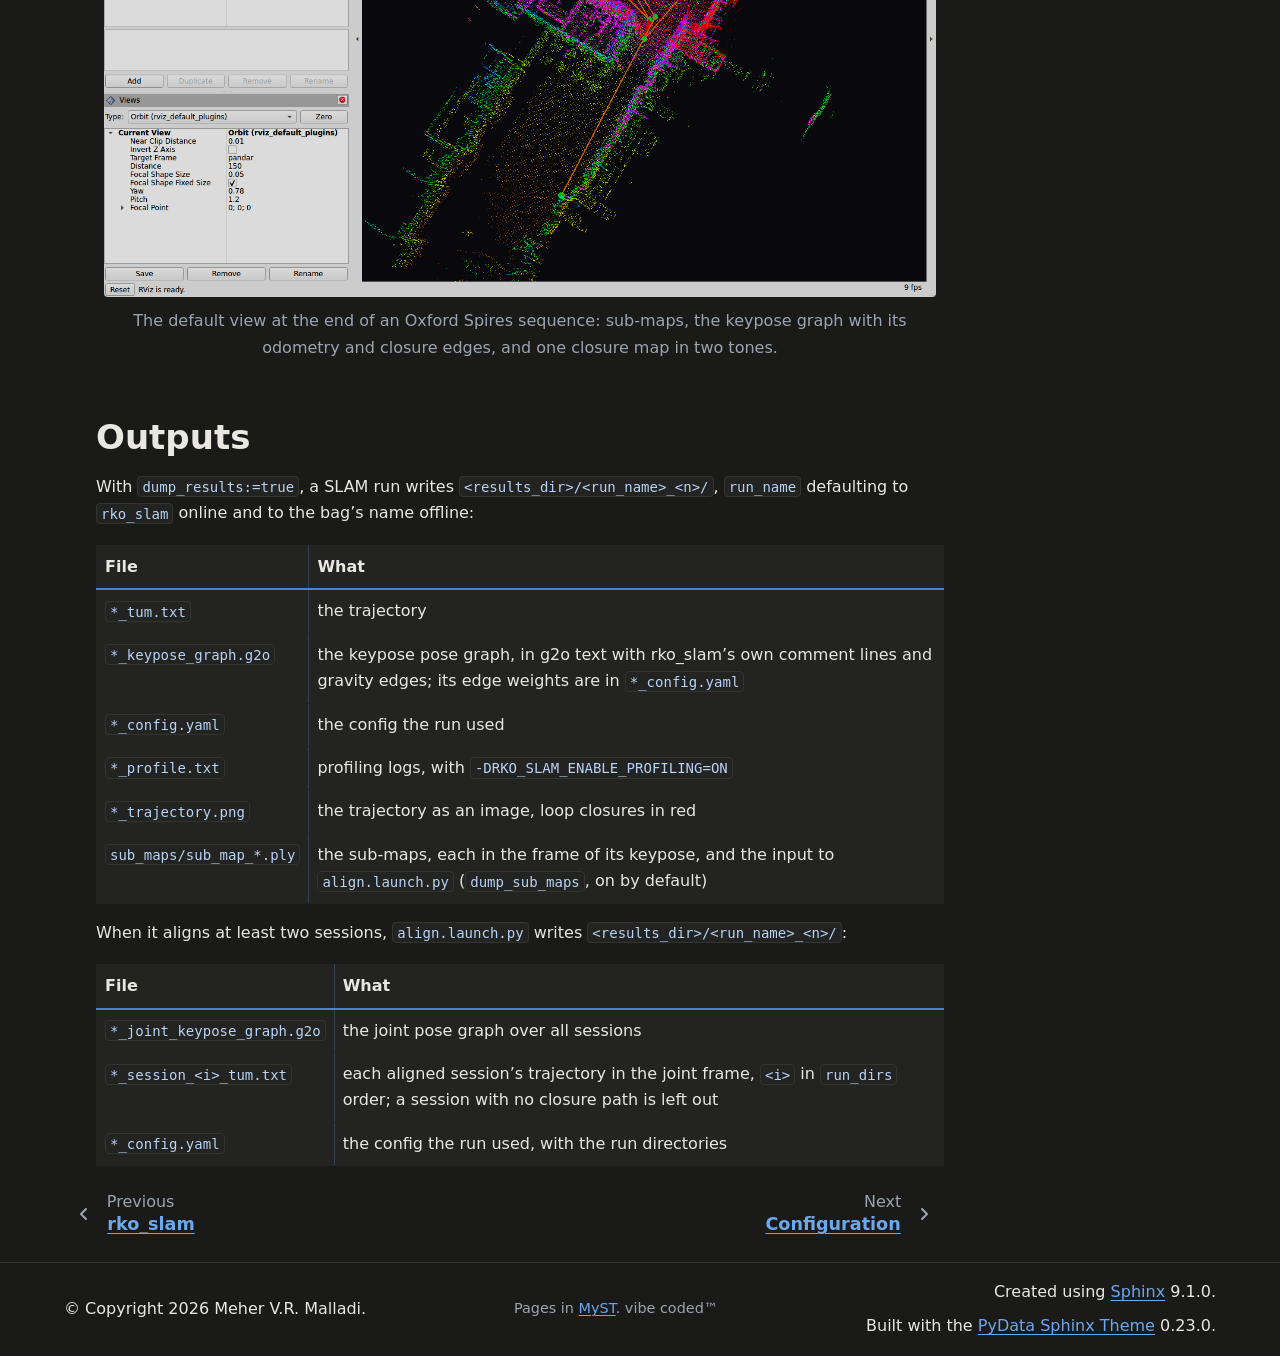
<file: master/pages/build_and_run.html>
<!DOCTYPE html>


<html lang="en" data-content_root="../" data-theme="dark">

  <head>
    <meta charset="utf-8" />
    <meta name="viewport" content="width=device-width, initial-scale=1.0" /><meta name="viewport" content="width=device-width, initial-scale=1" />

    <title>Build and run &#8212; rko_slam: ROS2 LiDAR-inertial SLAM</title>
  
  
  
  <script data-cfasync="false">
    document.documentElement.dataset.mode = localStorage.getItem("mode") || "dark";
    document.documentElement.dataset.theme = localStorage.getItem("theme") || "dark";
  </script>
  <!--
    this give us a css class that will be invisible only if js is disabled
  -->
  <noscript>
    <style>
      .pst-js-only { display: none !important; }

    </style>
  </noscript>
  
  <!-- Loaded before other Sphinx assets -->
  <link href="../_static/styles/theme.css?digest=18bd87630a240e9c25be" rel="stylesheet" />
<link href="../_static/styles/pydata-sphinx-theme.css?digest=18bd87630a240e9c25be" rel="stylesheet" />

    <link rel="stylesheet" type="text/css" href="../_static/pygments.css?v=8f2a1f02" />
    <link rel="stylesheet" type="text/css" href="../_static/custom.css?v=0a4a0d38" />
  
  <!-- So that users can add custom icons -->
  <script defer src="../_static/scripts/fontawesome.js?digest=18bd87630a240e9c25be"></script>
  <!-- Pre-loaded scripts that we'll load fully later -->
  <link rel="preload" as="script" href="../_static/scripts/bootstrap.js?digest=18bd87630a240e9c25be" />
<link rel="preload" as="script" href="../_static/scripts/pydata-sphinx-theme.js?digest=18bd87630a240e9c25be" />

    <script src="../_static/documentation_options.js?v=30d551ce"></script>
    <script src="../_static/doctools.js?v=fd6eb6e6"></script>
    <script src="../_static/sphinx_highlight.js?v=6ffebe34"></script>
    <script>DOCUMENTATION_OPTIONS.pagename = 'pages/build_and_run';</script>
    <script>
        DOCUMENTATION_OPTIONS.theme_version = '0.23.0';
        DOCUMENTATION_OPTIONS.theme_switcher_json_url = 'https://prbonn.github.io/rko_slam/switcher.json';
        DOCUMENTATION_OPTIONS.theme_switcher_version_match = 'master';
        DOCUMENTATION_OPTIONS.show_version_warning_banner =
            true;
        </script>
    <script>DOCUMENTATION_OPTIONS.search_as_you_type = false;</script>
    <link rel="canonical" href="https://prbonn.github.io/rko_slam/master/pages/build_and_run.html" />
    <link rel="index" title="Index" href="../genindex.html" />
    <link rel="search" title="Search" href="../search.html" />
    <link rel="next" title="Configuration" href="configuration.html" />
    <link rel="prev" title="rko_slam" href="../index.html" />
  <meta name="viewport" content="width=device-width, initial-scale=1"/>
  <meta name="color-scheme" content="light dark"/>
  <meta name="docsearch:language" content="en"/>
  <meta name="docsearch:version" content="master" />
  
    
    <script src="../_static/searchtools.js"></script>
    <script src="../_static/language_data.js"></script>
    <script src="../searchindex.js"></script>
  
  </head>
  <body data-default-mode="dark">
  
  
  <div id="pst-skip-link" class="skip-link d-print-none"><a href="#main-content">Skip to main content</a></div>

  
  <div id="pst-scroll-pixel-helper"></div>
  
  <button type="button" class="btn rounded-pill" id="pst-back-to-top">
    <i class="fa-solid fa-arrow-up"></i>Back to top</button>
  
  
  
  
  <dialog id="pst-search-dialog">
    
<form class="bd-search d-flex align-items-center"
      action="../search.html"
      method="get">
  <i class="fa-solid fa-magnifying-glass"></i>
  <input type="search"
         class="form-control"
         name="q"
         placeholder="Search the docs ..."
         aria-label="Search the docs ..."
         autocomplete="off"
         autocorrect="off"
         autocapitalize="off"
         spellcheck="false"/>
  <span class="search-button__kbd-shortcut"><kbd class="kbd-shortcut__modifier">Ctrl</kbd>+<kbd>K</kbd></span>
</form>
  </dialog>

  <div class="pst-async-banner-revealer d-none">
  <aside id="bd-header-version-warning" class="d-none d-print-none" aria-label="Version warning"></aside>
</div>
<aside class="bd-header-announcement" aria-label="Announcement">
  <div class="bd-header-announcement__content">These docs are still under construction. Anything you can improve, an issue or a PR on <a href="https://github.com/PRBonn/rko_slam">GitHub</a> is appreciated.</div>
</aside>

  
    <header id="pst-header" class="bd-header navbar navbar-expand-lg bd-navbar d-print-none">
<div class="bd-header__inner bd-page-width">
  <button type="button" class="pst-navbar-icon sidebar-toggle primary-toggle" aria-label="Site navigation">
    <span class="fa-solid fa-bars"></span>
  </button>
  
  
  <div class="col-lg-3 navbar-header-items__start">
    
      <div class="navbar-item">

  
    
  

<a class="navbar-brand logo" href="../index.html">
  
  
  
  
  
  
    <p class="title logo__title">rko_slam</p>
  
</a></div>
    
  </div>
  
  <div class="col-lg-9 navbar-header-items">
    
    <div class="me-auto navbar-header-items__center">
      
        <div class="navbar-item">
<nav>
  <ul class="bd-navbar-elements navbar-nav">
    
<li class="nav-item current active">
  <a class="nav-link nav-internal" href="#" aria-current="page">
    Build and run
  </a>
</li>


<li class="nav-item ">
  <a class="nav-link nav-internal" href="configuration.html">
    Configuration
  </a>
</li>


<li class="nav-item ">
  <a class="nav-link nav-internal" href="how_it_works.html">
    How it works
  </a>
</li>

  </ul>
</nav></div>
      
    </div>
    
    
    <div class="navbar-header-items__end">
      
        <div class="navbar-item navbar-persistent--container">
          

<button type="button" class="btn search-button-field search-button__button pst-js-only" title="Search" aria-label="Search" data-bs-placement="bottom" data-bs-toggle="tooltip">
 <i class="fa-solid fa-magnifying-glass"></i>
 <span class="search-button__default-text">Search</span>
 <span class="search-button__kbd-shortcut"><kbd class="kbd-shortcut__modifier">Ctrl</kbd>+<kbd class="kbd-shortcut__modifier">K</kbd></span>
</button>
        </div>
      
      
        <div class="navbar-item">
<div class="version-switcher__container dropdown pst-js-only">
  <button id="pst-version-switcher-button-2"
    type="button"
    class="version-switcher__button btn btn-sm dropdown-toggle"
    data-bs-toggle="dropdown"
    aria-haspopup="listbox"
    aria-controls="pst-version-switcher-list-2"
    aria-label="Version switcher list"
  >
    Choose version  <!-- this text may get changed later by javascript -->
    <span class="caret"></span>
  </button>
  <div id="pst-version-switcher-list-2"
    class="version-switcher__menu dropdown-menu list-group-flush py-0"
    role="listbox" aria-labelledby="pst-version-switcher-button-2">
    <!-- dropdown will be populated by javascript on page load -->
  </div>
</div></div>
      
        <div class="navbar-item">

<div class="theme-switch-container dropdown pst-js-only" data-bs-toggle="tooltip" data-bs-placement="bottom" title="Color mode">
  <button type="button" class="btn btn-sm nav-link pst-navbar-icon theme-switch-button dropdown-toggle" aria-label="Color mode" data-bs-toggle="dropdown">
    <i class="theme-switch fa-solid fa-sun fa-lg fa-fw" data-mode="light" title="Light"></i>
    <i class="theme-switch fa-solid fa-moon fa-lg fa-fw" data-mode="dark" title="Dark"></i>
    <i class="theme-switch fa-solid fa-circle-half-stroke fa-lg fa-fw" data-mode="auto" title="System Settings"></i>
  </button>
  <ul class="dropdown-menu dropdown-menu-end">
    <li><button type="button" class="dropdown-item d-flex align-items-center theme-change-button" data-mode="auto"><i class="fa-solid fa-circle-half-stroke fa-lg fa-fw me-1"></i>System Settings</button></li>
    <li><button type="button" class="dropdown-item d-flex align-items-center theme-change-button" data-mode="light"><i class="fa-solid fa-sun fa-lg fa-fw me-1"></i>Light</button></li>
    <li><button type="button" class="dropdown-item d-flex align-items-center theme-change-button" data-mode="dark"><i class="fa-solid fa-moon fa-lg fa-fw me-1"></i>Dark</button></li>
  </ul>
</div></div>
      
        <div class="navbar-item"><ul class="navbar-icon-links"
    aria-label="Icon Links">
        <li class="nav-item">
          
          
          
          
          
          
          
          
          <a href="https://github.com/PRBonn/rko_slam" title="GitHub" class="nav-link pst-navbar-icon" rel="noopener" target="_blank" data-bs-toggle="tooltip" data-bs-placement="bottom"><i class="fa-brands fa-square-github fa-lg" aria-hidden="true"></i><span class="visually-hidden">GitHub</span></a>
        </li>
</ul></div>
      
    </div>
    
  </div>
  
  
    <div class="navbar-persistent--mobile">

<button type="button" class="btn search-button-field search-button__button pst-js-only" title="Search" aria-label="Search" data-bs-placement="bottom" data-bs-toggle="tooltip">
 <i class="fa-solid fa-magnifying-glass"></i>
 <span class="search-button__default-text">Search</span>
 <span class="search-button__kbd-shortcut"><kbd class="kbd-shortcut__modifier">Ctrl</kbd>+<kbd class="kbd-shortcut__modifier">K</kbd></span>
</button>
    </div>
  

  
    <button type="button" class="pst-navbar-icon sidebar-toggle secondary-toggle" aria-label="On this page">
      <span class="fa-solid fa-outdent"></span>
    </button>
  
</div>

    </header>
  

  <div class="bd-container">
    <div class="bd-container__inner bd-page-width">
      
      
      
      <dialog id="pst-primary-sidebar-modal"></dialog>
      <div id="pst-primary-sidebar" class="bd-sidebar-primary bd-sidebar hide-on-wide">
        

  
  <div class="sidebar-header-items sidebar-primary__section">
    
    
      <div class="sidebar-header-items__center">
        
          
          
            <div class="navbar-item">
<nav>
  <ul class="bd-navbar-elements navbar-nav">
    
<li class="nav-item current active">
  <a class="nav-link nav-internal" href="#" aria-current="page">
    Build and run
  </a>
</li>


<li class="nav-item ">
  <a class="nav-link nav-internal" href="configuration.html">
    Configuration
  </a>
</li>


<li class="nav-item ">
  <a class="nav-link nav-internal" href="how_it_works.html">
    How it works
  </a>
</li>

  </ul>
</nav></div>
          
        
      </div>
    
    
    
      <div class="sidebar-header-items__end">
        
          <div class="navbar-item">
<div class="version-switcher__container dropdown pst-js-only">
  <button id="pst-version-switcher-button-3"
    type="button"
    class="version-switcher__button btn btn-sm dropdown-toggle"
    data-bs-toggle="dropdown"
    aria-haspopup="listbox"
    aria-controls="pst-version-switcher-list-3"
    aria-label="Version switcher list"
  >
    Choose version  <!-- this text may get changed later by javascript -->
    <span class="caret"></span>
  </button>
  <div id="pst-version-switcher-list-3"
    class="version-switcher__menu dropdown-menu list-group-flush py-0"
    role="listbox" aria-labelledby="pst-version-switcher-button-3">
    <!-- dropdown will be populated by javascript on page load -->
  </div>
</div></div>
        
          <div class="navbar-item">

<div class="theme-switch-container dropdown pst-js-only" data-bs-toggle="tooltip" data-bs-placement="bottom" title="Color mode">
  <button type="button" class="btn btn-sm nav-link pst-navbar-icon theme-switch-button dropdown-toggle" aria-label="Color mode" data-bs-toggle="dropdown">
    <i class="theme-switch fa-solid fa-sun fa-lg fa-fw" data-mode="light" title="Light"></i>
    <i class="theme-switch fa-solid fa-moon fa-lg fa-fw" data-mode="dark" title="Dark"></i>
    <i class="theme-switch fa-solid fa-circle-half-stroke fa-lg fa-fw" data-mode="auto" title="System Settings"></i>
  </button>
  <ul class="dropdown-menu dropdown-menu-end">
    <li><button type="button" class="dropdown-item d-flex align-items-center theme-change-button" data-mode="auto"><i class="fa-solid fa-circle-half-stroke fa-lg fa-fw me-1"></i>System Settings</button></li>
    <li><button type="button" class="dropdown-item d-flex align-items-center theme-change-button" data-mode="light"><i class="fa-solid fa-sun fa-lg fa-fw me-1"></i>Light</button></li>
    <li><button type="button" class="dropdown-item d-flex align-items-center theme-change-button" data-mode="dark"><i class="fa-solid fa-moon fa-lg fa-fw me-1"></i>Dark</button></li>
  </ul>
</div></div>
        
          <div class="navbar-item"><ul class="navbar-icon-links"
    aria-label="Icon Links">
        <li class="nav-item">
          
          
          
          
          
          
          
          
          <a href="https://github.com/PRBonn/rko_slam" title="GitHub" class="nav-link pst-navbar-icon" rel="noopener" target="_blank" data-bs-toggle="tooltip" data-bs-placement="bottom"><i class="fa-brands fa-square-github fa-lg" aria-hidden="true"></i><span class="visually-hidden">GitHub</span></a>
        </li>
</ul></div>
        
      </div>
    
  </div>
  
  
  <div class="sidebar-primary-items__end sidebar-primary__section">
      <div class="sidebar-primary-item">
<div id="ethical-ad-placement"
      class="flat"
      data-ea-publisher="readthedocs"
      data-ea-type="readthedocs-sidebar"
      data-ea-manual="true">
</div></div>
  </div>


      </div>
      
      <main id="main-content" class="bd-main" role="main">
        
        
          <div class="bd-content">
            <div class="bd-article-container">
              
              <div class="bd-header-article d-print-none">
<div class="header-article-items header-article__inner">
  
    <div class="header-article-items__start">
      
        <div class="header-article-item">

<nav aria-label="Breadcrumb" class="d-print-none">
  <ul class="bd-breadcrumbs">
    
    <li class="breadcrumb-item breadcrumb-home">
      <a href="../index.html" class="nav-link" aria-label="Home">
        <i class="fa-solid fa-home"></i>
      </a>
    </li>
    <li class="breadcrumb-item active" aria-current="page"><span class="ellipsis">Build and run</span></li>
  </ul>
</nav>
</div>
      
    </div>
  
  
</div>
</div>
              
              
              
                
<div id="searchbox"></div>
                <article class="bd-article">
                  
  <section id="build-and-run">
<h1>Build and run<a class="headerlink" href="#build-and-run" title="Link to this heading">#</a></h1>
<p>Supported distros: Jazzy, Kilted, Lyrical, Rolling.</p>
<section id="build">
<h2>Build<a class="headerlink" href="#build" title="Link to this heading">#</a></h2>
<p>rko_slam depends on <a class="reference external" href="https://github.com/PRBonn/rko_lio">rko_lio</a> at build time, and both have to be built in the same
workspace.</p>
<div class="highlight-bash notranslate"><div class="highlight"><pre><span></span><span class="nb">cd</span><span class="w"> </span>&lt;ws&gt;/src
git<span class="w"> </span>clone<span class="w"> </span>https://github.com/PRBonn/rko_lio
git<span class="w"> </span>clone<span class="w"> </span>https://github.com/PRBonn/rko_slam
<span class="nb">cd</span><span class="w"> </span>&lt;ws&gt;<span class="w"> </span><span class="o">&amp;&amp;</span><span class="w"> </span>rosdep<span class="w"> </span>install<span class="w"> </span>--from-paths<span class="w"> </span>src<span class="w"> </span>--ignore-src<span class="w"> </span>-y
colcon<span class="w"> </span>build<span class="w"> </span>--packages-select<span class="w"> </span>rko_lio<span class="w"> </span>rko_slam
</pre></div>
</div>
<p>Tests are off by default; add <code class="docutils literal notranslate"><span class="pre">-DRKO_SLAM_BUILD_TESTS=ON</span></code> to the cmake args and run
<code class="docutils literal notranslate"><span class="pre">colcon</span> <span class="pre">test</span> <span class="pre">--packages-select</span> <span class="pre">rko_slam</span></code>.</p>
<p><code class="docutils literal notranslate"><span class="pre">-DRKO_SLAM_ENABLE_PROFILING=ON</span></code> makes a run report where its time went, in <code class="docutils literal notranslate"><span class="pre">*_profile.txt</span></code> of a SLAM run with
<code class="docutils literal notranslate"><span class="pre">dump_results:=true</span></code>.</p>
</section>
<section id="run">
<h2>Run<a class="headerlink" href="#run" title="Link to this heading">#</a></h2>
<p>Three entrypoints: <code class="docutils literal notranslate"><span class="pre">slam.launch.py</span></code> (<code class="docutils literal notranslate"><span class="pre">mode:=online|offline</span></code>), <code class="docutils literal notranslate"><span class="pre">odometry_and_slam.launch.py</span></code>, and <code class="docutils literal notranslate"><span class="pre">align.launch.py</span></code>. <code class="docutils literal notranslate"><span class="pre">-s</span></code>
lists every parameter with its documentation, and anything you leave unset keeps the node’s own default. What each
parameter does is on the <a class="reference internal" href="configuration.html"><span class="doc">Configuration</span></a> page.</p>
<div class="highlight-bash notranslate"><div class="highlight"><pre><span></span>ros2<span class="w"> </span>launch<span class="w"> </span>rko_slam<span class="w"> </span>slam.launch.py<span class="w"> </span>-s
</pre></div>
</div>
<section id="online">
<h3>Online<a class="headerlink" href="#online" title="Link to this heading">#</a></h3>
<p>Next to a running rko_lio, give rko_slam rko_lio’s deskewed scan and the IMU rko_lio reads. rko_lio publishes that scan
with <code class="docutils literal notranslate"><span class="pre">publish_deskewed_scan:=true</span></code>, or with <code class="docutils literal notranslate"><span class="pre">rviz:=true</span></code> and its default view:</p>
<div class="highlight-bash notranslate"><div class="highlight"><pre><span></span>ros2<span class="w"> </span>launch<span class="w"> </span>rko_slam<span class="w"> </span>slam.launch.py<span class="w"> </span>lidar_topic:<span class="o">=</span>/rko_lio/deskewed_scan<span class="w"> </span>imu_topic:<span class="o">=</span>/your/imu
</pre></div>
</div>
<p>The IMU levels the map, see <a class="reference internal" href="how_it_works.html"><span class="doc">How it works</span></a>. The IMU’s frame has to be connected to <code class="docutils literal notranslate"><span class="pre">base_frame</span></code> by a
static transform on TF. Without an IMU, leave <code class="docutils literal notranslate"><span class="pre">imu_topic</span></code> unset.</p>
<p>Add <code class="docutils literal notranslate"><span class="pre">rviz:=true</span></code> to open RViz with the default view: sub-maps, keypose graph and closures.</p>
<p>To run the odometry too, use the other entrypoint, see <a class="reference internal" href="#running-rko-lio-with-it">Running rko_lio with it</a>:</p>
<div class="highlight-bash notranslate"><div class="highlight"><pre><span></span>ros2<span class="w"> </span>launch<span class="w"> </span>rko_slam<span class="w"> </span>odometry_and_slam.launch.py
</pre></div>
</div>
<p>From a bag, start <code class="docutils literal notranslate"><span class="pre">ros2</span> <span class="pre">bag</span> <span class="pre">play</span> <span class="pre">&lt;bag&gt;</span> <span class="pre">--clock</span></code> first, then either launch with <code class="docutils literal notranslate"><span class="pre">use_sim_time:=true</span></code>.</p>
</section>
<section id="the-odometry">
<h3>The odometry<a class="headerlink" href="#the-odometry" title="Link to this heading">#</a></h3>
<p>rko_lio is the default. rko_slam asks two things of any odometry: that its pose is on TF, as described under
<a class="reference internal" href="#frames">Frames</a>, and that it is locally consistent. The loop closing corrects the drift; it does not repair a jump.
Any LiDAR odometry qualifies. In my thesis the same back-end ran unchanged on top of
<a class="reference external" href="https://github.com/PRBonn/kinematic-icp">Kinematic-ICP</a>, which fuses a LiDAR with wheel odometry.</p>
<p>Raw scans need <code class="docutils literal notranslate"><span class="pre">deskew:=true</span></code>, and rko_slam deskews them itself with the same TF:</p>
<div class="highlight-bash notranslate"><div class="highlight"><pre><span></span>ros2<span class="w"> </span>launch<span class="w"> </span>rko_slam<span class="w"> </span>slam.launch.py<span class="w"> </span>lidar_topic:<span class="o">=</span>/points<span class="w"> </span>imu_topic:<span class="o">=</span>/imu<span class="w"> </span>base_frame:<span class="o">=</span>base_link<span class="w"> </span>deskew:<span class="o">=</span><span class="nb">true</span>
</pre></div>
</div>
<p>Deskewing needs per-point timestamps; a scan without them is dropped with a warning. rko_slam cannot tell a raw scan
from a deskewed one.</p>
<p>If its odometry frame is not <code class="docutils literal notranslate"><span class="pre">odom</span></code>, give <code class="docutils literal notranslate"><span class="pre">odom_frame</span></code> as well. If it publishes <code class="docutils literal notranslate"><span class="pre">odom_frame</span></code> as the TF child of
<code class="docutils literal notranslate"><span class="pre">base_frame</span></code>, set <code class="docutils literal notranslate"><span class="pre">invert_map_tf:=true</span></code>, and rko_slam publishes <code class="docutils literal notranslate"><span class="pre">map_frame</span></code> as the child of <code class="docutils literal notranslate"><span class="pre">odom_frame</span></code>.</p>
</section>
<section id="offline">
<h3>Offline<a class="headerlink" href="#offline" title="Link to this heading">#</a></h3>
<p>Offline, the node drains the bag as fast as it can process it. The odometry comes from the bag’s own <code class="docutils literal notranslate"><span class="pre">/tf</span></code>:</p>
<div class="highlight-bash notranslate"><div class="highlight"><pre><span></span>ros2<span class="w"> </span>launch<span class="w"> </span>rko_slam<span class="w"> </span>slam.launch.py<span class="w"> </span>mode:<span class="o">=</span>offline<span class="w"> </span>bag_path:<span class="o">=</span>/data/my_bag<span class="w"> </span><span class="se">\</span>
<span class="w">  </span>lidar_topic:<span class="o">=</span>/rko_lio/deskewed_scan<span class="w"> </span>imu_topic:<span class="o">=</span>/imu
</pre></div>
</div>
<p>A raw sensor bag, with no odometry on <code class="docutils literal notranslate"><span class="pre">/tf</span></code>, gives repeated warnings and no trajectory, pose graph or sub-maps.
<code class="docutils literal notranslate"><span class="pre">odom_tum_path</span></code> takes the odometry from a TUM trajectory file instead, see <a class="reference internal" href="#frames">Frames</a>:</p>
<div class="highlight-bash notranslate"><div class="highlight"><pre><span></span>ros2<span class="w"> </span>launch<span class="w"> </span>rko_slam<span class="w"> </span>slam.launch.py<span class="w"> </span>mode:<span class="o">=</span>offline<span class="w"> </span>bag_path:<span class="o">=</span>/data/my_bag<span class="w"> </span><span class="se">\</span>
<span class="w">  </span>lidar_topic:<span class="o">=</span>/points<span class="w"> </span>imu_topic:<span class="o">=</span>/imu<span class="w"> </span>base_frame:<span class="o">=</span>base_link<span class="w"> </span>deskew:<span class="o">=</span><span class="nb">true</span><span class="w"> </span><span class="se">\</span>
<span class="w">  </span>odom_tum_path:<span class="o">=</span>/data/odometry_tum.txt
</pre></div>
</div>
<p><code class="docutils literal notranslate"><span class="pre">dump_results:=true</span></code> writes the run to disk, see <a class="reference internal" href="#outputs">Outputs</a>:</p>
<div class="highlight-bash notranslate"><div class="highlight"><pre><span></span>ros2<span class="w"> </span>launch<span class="w"> </span>rko_slam<span class="w"> </span>slam.launch.py<span class="w"> </span>mode:<span class="o">=</span>offline<span class="w"> </span>bag_path:<span class="o">=</span>/data/my_bag<span class="w"> </span><span class="se">\</span>
<span class="w">  </span>lidar_topic:<span class="o">=</span>/rko_lio/deskewed_scan<span class="w"> </span>imu_topic:<span class="o">=</span>/imu<span class="w"> </span><span class="se">\</span>
<span class="w">  </span>dump_results:<span class="o">=</span><span class="nb">true</span><span class="w"> </span>results_dir:<span class="o">=</span>results<span class="w"> </span>run_name:<span class="o">=</span>my_run
</pre></div>
</div>
</section>
<section id="multi-session-alignment">
<h3>Multi-session alignment<a class="headerlink" href="#multi-session-alignment" title="Link to this heading">#</a></h3>
<p><code class="docutils literal notranslate"><span class="pre">align.launch.py</span></code> is an offline step: it merges the run directories of several runs of the same place into one frame.
Each run directory must come from a run with <code class="docutils literal notranslate"><span class="pre">dump_results:=true</span></code>, hold its <code class="docutils literal notranslate"><span class="pre">sub_maps/</span></code> (<code class="docutils literal notranslate"><span class="pre">dump_sub_maps</span></code>, on by
default), and keep the name it was written with:</p>
<div class="highlight-bash notranslate"><div class="highlight"><pre><span></span>ros2<span class="w"> </span>launch<span class="w"> </span>rko_slam<span class="w"> </span>align.launch.py<span class="w"> </span>run_dirs:<span class="o">=</span><span class="s2">"[results/day_1_0, results/day_2_0]"</span>
</pre></div>
</div>
</section>
<section id="running-rko-lio-with-it">
<h3>Running rko_lio with it<a class="headerlink" href="#running-rko-lio-with-it" title="Link to this heading">#</a></h3>
<p><code class="docutils literal notranslate"><span class="pre">odometry_and_slam.launch.py</span></code> starts an rko_lio online node next to rko_slam and wires the two together. It is online
only.</p>
<p>It sets these. Passing the rko_slam ones is an error:</p>
<div class="pst-scrollable-table-container"><table class="table">
<thead>
<tr class="row-odd"><th class="head"><p>parameter</p></th>
<th class="head"><p>value</p></th>
</tr>
</thead>
<tbody>
<tr class="row-even"><td><p>rko_lio’s <code class="docutils literal notranslate"><span class="pre">publish_deskewed_scan</span></code></p></td>
<td><p>true, it is what rko_slam subscribes to</p></td>
</tr>
<tr class="row-odd"><td><p>rko_slam’s <code class="docutils literal notranslate"><span class="pre">lidar_topic</span></code></p></td>
<td><p>rko_lio’s deskewed scan topic</p></td>
</tr>
<tr class="row-even"><td><p>rko_slam’s <code class="docutils literal notranslate"><span class="pre">imu_topic</span></code></p></td>
<td><p>rko_lio’s <code class="docutils literal notranslate"><span class="pre">imu_topic</span></code>, the IMU rko_lio reads</p></td>
</tr>
<tr class="row-odd"><td><p>rko_slam’s <code class="docutils literal notranslate"><span class="pre">deskew</span></code></p></td>
<td><p>false, that scan is already deskewed</p></td>
</tr>
<tr class="row-even"><td><p>rko_slam’s <code class="docutils literal notranslate"><span class="pre">invert_map_tf</span></code></p></td>
<td><p>rko_lio’s <code class="docutils literal notranslate"><span class="pre">invert_odom_tf</span></code>, so both publish in the same direction</p></td>
</tr>
</tbody>
</table>
</div>
<p><code class="docutils literal notranslate"><span class="pre">base_frame</span></code>, <code class="docutils literal notranslate"><span class="pre">odom_frame</span></code> and <code class="docutils literal notranslate"><span class="pre">use_sim_time</span></code> are set once and passed to both nodes. Everything else is rko_slam’s,
exactly as under <code class="docutils literal notranslate"><span class="pre">slam.launch.py</span></code>.</p>
<p>rko_lio’s own settings, its raw <code class="docutils literal notranslate"><span class="pre">lidar_topic</span></code> and <code class="docutils literal notranslate"><span class="pre">imu_topic</span></code> among them, come from <code class="docutils literal notranslate"><span class="pre">rko_lio_config_file</span></code>, which turns
autodetection off. The file is rko_lio’s flat format, without <code class="docutils literal notranslate"><span class="pre">ros__parameters</span></code>, and must set <code class="docutils literal notranslate"><span class="pre">lidar_topic</span></code>, <code class="docutils literal notranslate"><span class="pre">imu_topic</span></code>
and, unless given to this launch file, <code class="docutils literal notranslate"><span class="pre">base_frame</span></code>. It is used as it is, except that <code class="docutils literal notranslate"><span class="pre">publish_deskewed_scan</span></code> is forced
true and <code class="docutils literal notranslate"><span class="pre">base_frame</span></code>, <code class="docutils literal notranslate"><span class="pre">odom_frame</span></code> and <code class="docutils literal notranslate"><span class="pre">use_sim_time</span></code>, when given to this launch file, override it. A file that sets
<code class="docutils literal notranslate"><span class="pre">publish_deskewed_scan:</span> <span class="pre">false</span></code> is refused.</p>
<p>Without the file, rko_lio configures itself with its
<a class="reference external" href="https://prbonn.github.io/rko_lio/pages/ros.html#launch-parameter-autodetection">autodetection</a>, which needs:</p>
<ul class="simple">
<li><p>exactly one <code class="docutils literal notranslate"><span class="pre">sensor_msgs/PointCloud2</span></code> and exactly one <code class="docutils literal notranslate"><span class="pre">sensor_msgs/Imu</span></code> topic in the graph. With no <code class="docutils literal notranslate"><span class="pre">PointCloud2</span></code>
topic, exactly one <code class="docutils literal notranslate"><span class="pre">point_cloud_interfaces/CompressedPointCloud2</span></code> topic is used instead;</p></li>
<li><p>a non-empty TF tree, in which both sensor frames transform to the base frame once a message has arrived on each topic,
so the static transforms must already be up. With <code class="docutils literal notranslate"><span class="pre">base_frame</span></code> passed, only the topics are looked up.</p></li>
</ul>
<p>The base frame is the first of <code class="docutils literal notranslate"><span class="pre">base_link</span></code>, <code class="docutils literal notranslate"><span class="pre">base_footprint</span></code> and <code class="docutils literal notranslate"><span class="pre">base</span></code> on TF when the TF tree first appears. With none
of them, it is the LiDAR frame, and the odometry and map transforms are published inverted. Each wait gives up after
<code class="docutils literal notranslate"><span class="pre">autodetect_timeout</span></code> (10 s) of wall-clock time, so start the robot or the bag first. LiDAR and IMU messages that share
one <code class="docutils literal notranslate"><span class="pre">frame_id</span></code>, with no TF from it to a base frame, as with a Livox and its built-in IMU, need the config file with
identity extrinsics:</p>
<div class="highlight-yaml notranslate"><div class="highlight"><pre><span></span><span class="nt">lidar_topic</span><span class="p">:</span><span class="w"> </span><span class="l l-Scalar l-Scalar-Plain">/livox/lidar</span>
<span class="nt">imu_topic</span><span class="p">:</span><span class="w"> </span><span class="l l-Scalar l-Scalar-Plain">/livox/imu</span>
<span class="nt">base_frame</span><span class="p">:</span><span class="w"> </span><span class="l l-Scalar l-Scalar-Plain">livox_frame</span>
<span class="nt">extrinsic_lidar2base_quat_xyzw_xyz</span><span class="p">:</span><span class="w"> </span><span class="p p-Indicator">[</span><span class="nv">0.0</span><span class="p p-Indicator">,</span><span class="w"> </span><span class="nv">0.0</span><span class="p p-Indicator">,</span><span class="w"> </span><span class="nv">0.0</span><span class="p p-Indicator">,</span><span class="w"> </span><span class="nv">1.0</span><span class="p p-Indicator">,</span><span class="w"> </span><span class="nv">0.0</span><span class="p p-Indicator">,</span><span class="w"> </span><span class="nv">0.0</span><span class="p p-Indicator">,</span><span class="w"> </span><span class="nv">0.0</span><span class="p p-Indicator">]</span>
<span class="nt">extrinsic_imu2base_quat_xyzw_xyz</span><span class="p">:</span><span class="w"> </span><span class="p p-Indicator">[</span><span class="nv">0.0</span><span class="p p-Indicator">,</span><span class="w"> </span><span class="nv">0.0</span><span class="p p-Indicator">,</span><span class="w"> </span><span class="nv">0.0</span><span class="p p-Indicator">,</span><span class="w"> </span><span class="nv">1.0</span><span class="p p-Indicator">,</span><span class="w"> </span><span class="nv">0.0</span><span class="p p-Indicator">,</span><span class="w"> </span><span class="nv">0.0</span><span class="p p-Indicator">,</span><span class="w"> </span><span class="nv">0.0</span><span class="p p-Indicator">]</span>
</pre></div>
</div>
<p>For anything this does not allow, run rko_lio with its own launch file and rko_slam with <code class="docutils literal notranslate"><span class="pre">slam.launch.py</span></code>.</p>
</section>
</section>
<section id="frames">
<h2>Frames<a class="headerlink" href="#frames" title="Link to this heading">#</a></h2>
<figure>
  <img class="only-dark" src="../_static/img/tf_tree_dark.svg" alt="The TF tree: rko_slam publishes map from odom, your odometry odom from base_link, your URDF base_link from the LiDAR and, dashed as optional, the IMU frame">
  <img class="only-light" src="../_static/img/tf_tree_light.svg" alt="The TF tree: rko_slam publishes map from odom, your odometry odom from base_link, your URDF base_link from the LiDAR and, dashed as optional, the IMU frame">
</figure>
<p>rko_slam works in one frame, <code class="docutils literal notranslate"><span class="pre">base_frame</span></code>: the sub-maps, keyposes and trajectory are expressed in it. Left unset, it is
the scan’s frame, its <code class="docutils literal notranslate"><span class="pre">frame_id</span></code>.</p>
<p>The odometry is the pose of <code class="docutils literal notranslate"><span class="pre">base_frame</span></code> in <code class="docutils literal notranslate"><span class="pre">odom_frame</span></code>, read from TF at each scan’s timestamp. A static transform on
TF connects <code class="docutils literal notranslate"><span class="pre">base_frame</span></code> to the scan’s frame, read once on the first scan. A second static transform connects
<code class="docutils literal notranslate"><span class="pre">base_frame</span></code> to the IMU’s frame, read once on the first IMU message, after the first scan when <code class="docutils literal notranslate"><span class="pre">base_frame</span></code> is unset.</p>
<p>Offline, <code class="docutils literal notranslate"><span class="pre">odom_tum_path</span></code> takes the odometry from a TUM file instead of the bag’s <code class="docutils literal notranslate"><span class="pre">/tf</span></code>. The file holds the pose of
<code class="docutils literal notranslate"><span class="pre">base_frame</span></code> in <code class="docutils literal notranslate"><span class="pre">odom_frame</span></code>.</p>
<p>rko_slam publishes <code class="docutils literal notranslate"><span class="pre">map_frame</span> <span class="pre">&lt;-</span> <span class="pre">odom_frame</span></code>, which makes <code class="docutils literal notranslate"><span class="pre">map_frame</span> <span class="pre">&lt;-</span> <span class="pre">base_frame</span></code> the SLAM estimate.</p>
</section>
<section id="topics-and-transforms">
<h2>Topics and transforms<a class="headerlink" href="#topics-and-transforms" title="Link to this heading">#</a></h2>
<p>Subscribed:</p>
<div class="pst-scrollable-table-container"><table class="table">
<thead>
<tr class="row-odd"><th class="head"><p>Topic / transform</p></th>
<th class="head"><p>What</p></th>
</tr>
</thead>
<tbody>
<tr class="row-even"><td><p><code class="docutils literal notranslate"><span class="pre">lidar_topic</span></code> (<code class="docutils literal notranslate"><span class="pre">sensor_msgs/PointCloud2</span></code> or <code class="docutils literal notranslate"><span class="pre">point_cloud_interfaces/CompressedPointCloud2</span></code>)</p></td>
<td><p>the scans, taken as already deskewed unless you set <code class="docutils literal notranslate"><span class="pre">deskew:=true</span></code></p></td>
</tr>
<tr class="row-odd"><td><p><code class="docutils literal notranslate"><span class="pre">imu_topic</span></code> (<code class="docutils literal notranslate"><span class="pre">sensor_msgs/Imu</span></code>)</p></td>
<td><p>the IMU whose accelerometer levels the map, the same one your odometry reads</p></td>
</tr>
<tr class="row-even"><td><p><code class="docutils literal notranslate"><span class="pre">odom_frame</span> <span class="pre">&lt;-</span> <span class="pre">base_frame</span></code> on TF</p></td>
<td><p>the odometry, looked up at each scan’s timestamp</p></td>
</tr>
<tr class="row-odd"><td><p><code class="docutils literal notranslate"><span class="pre">base_frame</span> <span class="pre">&lt;-</span> <span class="pre">the</span> <span class="pre">scan's</span> <span class="pre">frame</span></code> on TF</p></td>
<td><p>static, read once on the first scan to bring every scan into <code class="docutils literal notranslate"><span class="pre">base_frame</span></code></p></td>
</tr>
<tr class="row-even"><td><p><code class="docutils literal notranslate"><span class="pre">base_frame</span> <span class="pre">&lt;-</span> <span class="pre">the</span> <span class="pre">IMU's</span> <span class="pre">frame</span></code> on TF</p></td>
<td><p>static, read once on the first IMU message</p></td>
</tr>
</tbody>
</table>
</div>
<p>Published:</p>
<div class="pst-scrollable-table-container"><table class="table">
<thead>
<tr class="row-odd"><th class="head"><p>Topic / transform</p></th>
<th class="head"><p>What</p></th>
</tr>
</thead>
<tbody>
<tr class="row-even"><td><p><code class="docutils literal notranslate"><span class="pre">map_frame</span> <span class="pre">&lt;-</span> <span class="pre">odom_frame</span></code> on TF</p></td>
<td><p>the correction, flipped by <code class="docutils literal notranslate"><span class="pre">invert_map_tf</span></code>; <code class="docutils literal notranslate"><span class="pre">map_frame</span> <span class="pre">&lt;-</span> <span class="pre">base_frame</span></code> is then the SLAM estimate</p></td>
</tr>
<tr class="row-odd"><td><p><code class="docutils literal notranslate"><span class="pre">rko_slam/sub_maps</span></code> (<code class="docutils literal notranslate"><span class="pre">PointCloud2</span></code>)</p></td>
<td><p>each closed sub-map, with a <code class="docutils literal notranslate"><span class="pre">sub_map_&lt;i&gt;</span></code> TF chain (<code class="docutils literal notranslate"><span class="pre">publish_sub_maps:=true</span></code>)</p></td>
</tr>
<tr class="row-even"><td><p><code class="docutils literal notranslate"><span class="pre">rko_slam/keypose_graph</span></code> (<code class="docutils literal notranslate"><span class="pre">MarkerArray</span></code>)</p></td>
<td><p>the keyposes with their odometry and closure edges (<code class="docutils literal notranslate"><span class="pre">publish_keypose_graph:=true</span></code>)</p></td>
</tr>
<tr class="row-odd"><td><p><code class="docutils literal notranslate"><span class="pre">rko_slam/closure_maps</span></code> (<code class="docutils literal notranslate"><span class="pre">PointCloud2</span></code>)</p></td>
<td><p>each accepted closure pair as a two-tone cloud (<code class="docutils literal notranslate"><span class="pre">publish_closure_maps:=true</span></code>)</p></td>
</tr>
<tr class="row-even"><td><p><code class="docutils literal notranslate"><span class="pre">rko_slam/bag_progress</span></code> (<code class="docutils literal notranslate"><span class="pre">Float32MultiArray</span></code>)</p></td>
<td><p>offline only, how far into the bag the node is</p></td>
</tr>
</tbody>
</table>
</div>
</section>
<section id="visualization">
<h2>Visualization<a class="headerlink" href="#visualization" title="Link to this heading">#</a></h2>
<p>Three publishers, each off by default:</p>
<ul class="simple">
<li><p><code class="docutils literal notranslate"><span class="pre">publish_sub_maps:=true</span></code>, each closed sub-map as a point cloud on <code class="docutils literal notranslate"><span class="pre">rko_slam/sub_maps</span></code>, with a <code class="docutils literal notranslate"><span class="pre">sub_map_&lt;i&gt;</span></code> TF chain.</p></li>
<li><p><code class="docutils literal notranslate"><span class="pre">publish_keypose_graph:=true</span></code>, the keyposes as spheres with the odometry edges between consecutive keyposes and the
closure edges, as markers on <code class="docutils literal notranslate"><span class="pre">rko_slam/keypose_graph</span></code>.</p></li>
<li><p><code class="docutils literal notranslate"><span class="pre">publish_closure_maps:=true</span></code>, each accepted closure as the two sub-maps it matched, one colour each, on
<code class="docutils literal notranslate"><span class="pre">rko_slam/closure_maps</span></code>.</p></li>
</ul>
<p><code class="docutils literal notranslate"><span class="pre">rviz:=true</span></code> turns all three on and opens RViz with the default view, <code class="docutils literal notranslate"><span class="pre">config/default.rviz</span></code>, set to your frames. Under
<code class="docutils literal notranslate"><span class="pre">odometry_and_slam.launch.py</span></code> it also shows rko_lio’s deskewed scan and its local map; with your own
<code class="docutils literal notranslate"><span class="pre">rko_lio_config_file</span></code>, the local map shows only if that file publishes one. Pass your own config with
<code class="docutils literal notranslate"><span class="pre">rviz_config_file:=</span></code> and it is used unchanged, with nothing forced on.</p>
<figure>
  <img src="../_static/img/rviz_default_view.png" alt="RViz with the default view on an Oxford Spires sequence: sub-maps, the keypose graph with odometry and closure edges, and a two-tone closure map">
  <figcaption class="pair-caption">The default view at the end of an Oxford Spires sequence: sub-maps, the keypose graph with its odometry and closure edges, and one closure map in two tones.</figcaption>
</figure>
</section>
<section id="outputs">
<h2>Outputs<a class="headerlink" href="#outputs" title="Link to this heading">#</a></h2>
<p>With <code class="docutils literal notranslate"><span class="pre">dump_results:=true</span></code>, a SLAM run writes <code class="docutils literal notranslate"><span class="pre">&lt;results_dir&gt;/&lt;run_name&gt;_&lt;n&gt;/</span></code>, <code class="docutils literal notranslate"><span class="pre">run_name</span></code> defaulting to <code class="docutils literal notranslate"><span class="pre">rko_slam</span></code> online
and to the bag’s name offline:</p>
<div class="pst-scrollable-table-container"><table class="table">
<thead>
<tr class="row-odd"><th class="head"><p>File</p></th>
<th class="head"><p>What</p></th>
</tr>
</thead>
<tbody>
<tr class="row-even"><td><p><code class="docutils literal notranslate"><span class="pre">*_tum.txt</span></code></p></td>
<td><p>the trajectory</p></td>
</tr>
<tr class="row-odd"><td><p><code class="docutils literal notranslate"><span class="pre">*_keypose_graph.g2o</span></code></p></td>
<td><p>the keypose pose graph, in g2o text with rko_slam’s own comment lines and gravity edges; its edge weights are in <code class="docutils literal notranslate"><span class="pre">*_config.yaml</span></code></p></td>
</tr>
<tr class="row-even"><td><p><code class="docutils literal notranslate"><span class="pre">*_config.yaml</span></code></p></td>
<td><p>the config the run used</p></td>
</tr>
<tr class="row-odd"><td><p><code class="docutils literal notranslate"><span class="pre">*_profile.txt</span></code></p></td>
<td><p>profiling logs, with <code class="docutils literal notranslate"><span class="pre">-DRKO_SLAM_ENABLE_PROFILING=ON</span></code></p></td>
</tr>
<tr class="row-even"><td><p><code class="docutils literal notranslate"><span class="pre">*_trajectory.png</span></code></p></td>
<td><p>the trajectory as an image, loop closures in red</p></td>
</tr>
<tr class="row-odd"><td><p><code class="docutils literal notranslate"><span class="pre">sub_maps/sub_map_*.ply</span></code></p></td>
<td><p>the sub-maps, each in the frame of its keypose, and the input to <code class="docutils literal notranslate"><span class="pre">align.launch.py</span></code> (<code class="docutils literal notranslate"><span class="pre">dump_sub_maps</span></code>, on by default)</p></td>
</tr>
</tbody>
</table>
</div>
<p>When it aligns at least two sessions, <code class="docutils literal notranslate"><span class="pre">align.launch.py</span></code> writes <code class="docutils literal notranslate"><span class="pre">&lt;results_dir&gt;/&lt;run_name&gt;_&lt;n&gt;/</span></code>:</p>
<div class="pst-scrollable-table-container"><table class="table">
<thead>
<tr class="row-odd"><th class="head"><p>File</p></th>
<th class="head"><p>What</p></th>
</tr>
</thead>
<tbody>
<tr class="row-even"><td><p><code class="docutils literal notranslate"><span class="pre">*_joint_keypose_graph.g2o</span></code></p></td>
<td><p>the joint pose graph over all sessions</p></td>
</tr>
<tr class="row-odd"><td><p><code class="docutils literal notranslate"><span class="pre">*_session_&lt;i&gt;_tum.txt</span></code></p></td>
<td><p>each aligned session’s trajectory in the joint frame, <code class="docutils literal notranslate"><span class="pre">&lt;i&gt;</span></code> in <code class="docutils literal notranslate"><span class="pre">run_dirs</span></code> order; a session with no closure path is left out</p></td>
</tr>
<tr class="row-even"><td><p><code class="docutils literal notranslate"><span class="pre">*_config.yaml</span></code></p></td>
<td><p>the config the run used, with the run directories</p></td>
</tr>
</tbody>
</table>
</div>
</section>
</section>


                </article>
              
              
              
              
              
                <footer class="prev-next-footer d-print-none">
                  
<div class="prev-next-area">
    <a class="left-prev"
       href="../index.html"
       title="previous page">
      <i class="fa-solid fa-angle-left"></i>
      <div class="prev-next-info">
        <p class="prev-next-subtitle">previous</p>
        <p class="prev-next-title">rko_slam</p>
      </div>
    </a>
    <a class="right-next"
       href="configuration.html"
       title="next page">
      <div class="prev-next-info">
        <p class="prev-next-subtitle">next</p>
        <p class="prev-next-title">Configuration</p>
      </div>
      <i class="fa-solid fa-angle-right"></i>
    </a>
</div>
                </footer>
              
            </div>
            
            
              
                <dialog id="pst-secondary-sidebar-modal"></dialog>
                <div id="pst-secondary-sidebar" class="bd-sidebar-secondary bd-toc"><div class="sidebar-secondary-items sidebar-secondary__inner">


  <div class="sidebar-secondary-item">
<div
    id="pst-page-navigation-heading-2"
    class="page-toc tocsection onthispage">
    <i class="fa-solid fa-list"></i> On this page
  </div>
  <nav id="pst-page-toc-nav" class="page-toc" aria-labelledby="pst-page-navigation-heading-2">
    <ul class="pst-show_toc_level nav section-nav flex-column">
<li class="toc-h2 nav-item toc-entry"><a class="reference internal nav-link" href="#build">Build</a></li>
<li class="toc-h2 nav-item toc-entry"><a class="reference internal nav-link" href="#run">Run</a><ul class="nav section-nav flex-column">
<li class="toc-h3 nav-item toc-entry"><a class="reference internal nav-link" href="#online">Online</a></li>
<li class="toc-h3 nav-item toc-entry"><a class="reference internal nav-link" href="#the-odometry">The odometry</a></li>
<li class="toc-h3 nav-item toc-entry"><a class="reference internal nav-link" href="#offline">Offline</a></li>
<li class="toc-h3 nav-item toc-entry"><a class="reference internal nav-link" href="#multi-session-alignment">Multi-session alignment</a></li>
<li class="toc-h3 nav-item toc-entry"><a class="reference internal nav-link" href="#running-rko-lio-with-it">Running rko_lio with it</a></li>
</ul>
</li>
<li class="toc-h2 nav-item toc-entry"><a class="reference internal nav-link" href="#frames">Frames</a></li>
<li class="toc-h2 nav-item toc-entry"><a class="reference internal nav-link" href="#topics-and-transforms">Topics and transforms</a></li>
<li class="toc-h2 nav-item toc-entry"><a class="reference internal nav-link" href="#visualization">Visualization</a></li>
<li class="toc-h2 nav-item toc-entry"><a class="reference internal nav-link" href="#outputs">Outputs</a></li>
</ul>
  </nav></div>

</div></div>
              
            
          </div>
          <footer class="bd-footer-content">
            
          </footer>
        
      </main>
    </div>
  </div>
  
  <!-- Scripts loaded after <body> so the DOM is not blocked -->
  <script defer src="../_static/scripts/bootstrap.js?digest=18bd87630a240e9c25be"></script>
<script defer src="../_static/scripts/pydata-sphinx-theme.js?digest=18bd87630a240e9c25be"></script>

  <footer class="bd-footer">
<div class="bd-footer__inner bd-page-width">
  
    <div class="footer-items__start">
      
        <div class="footer-item">

  <p class="copyright">
    
      © Copyright 2026 Meher V.R. Malladi.
      <br/>
    
  </p>
</div>
      
    </div>
  
  
    <div class="footer-items__center">
      
        <div class="footer-item"><p class="credits">Pages in <a href="https://myst-parser.readthedocs.io/">MyST</a>. vibe coded&trade;</p></div>
      
    </div>
  
  
    <div class="footer-items__end">
      
        <div class="footer-item">

  <p class="sphinx-version">
    Created using <a href="https://www.sphinx-doc.org/">Sphinx</a> 9.1.0.
  </p>
</div>
      
        <div class="footer-item">
<p class="theme-version">
  <!-- # L10n: Setting the PST URL as an argument as this does not need to be localized -->
  Built with the <a href="https://pydata-sphinx-theme.readthedocs.io/en/stable/index.html">PyData Sphinx Theme</a> 0.23.0.
</p></div>
      
    </div>
  
</div>

  </footer>
  </body>
</html>
</file>
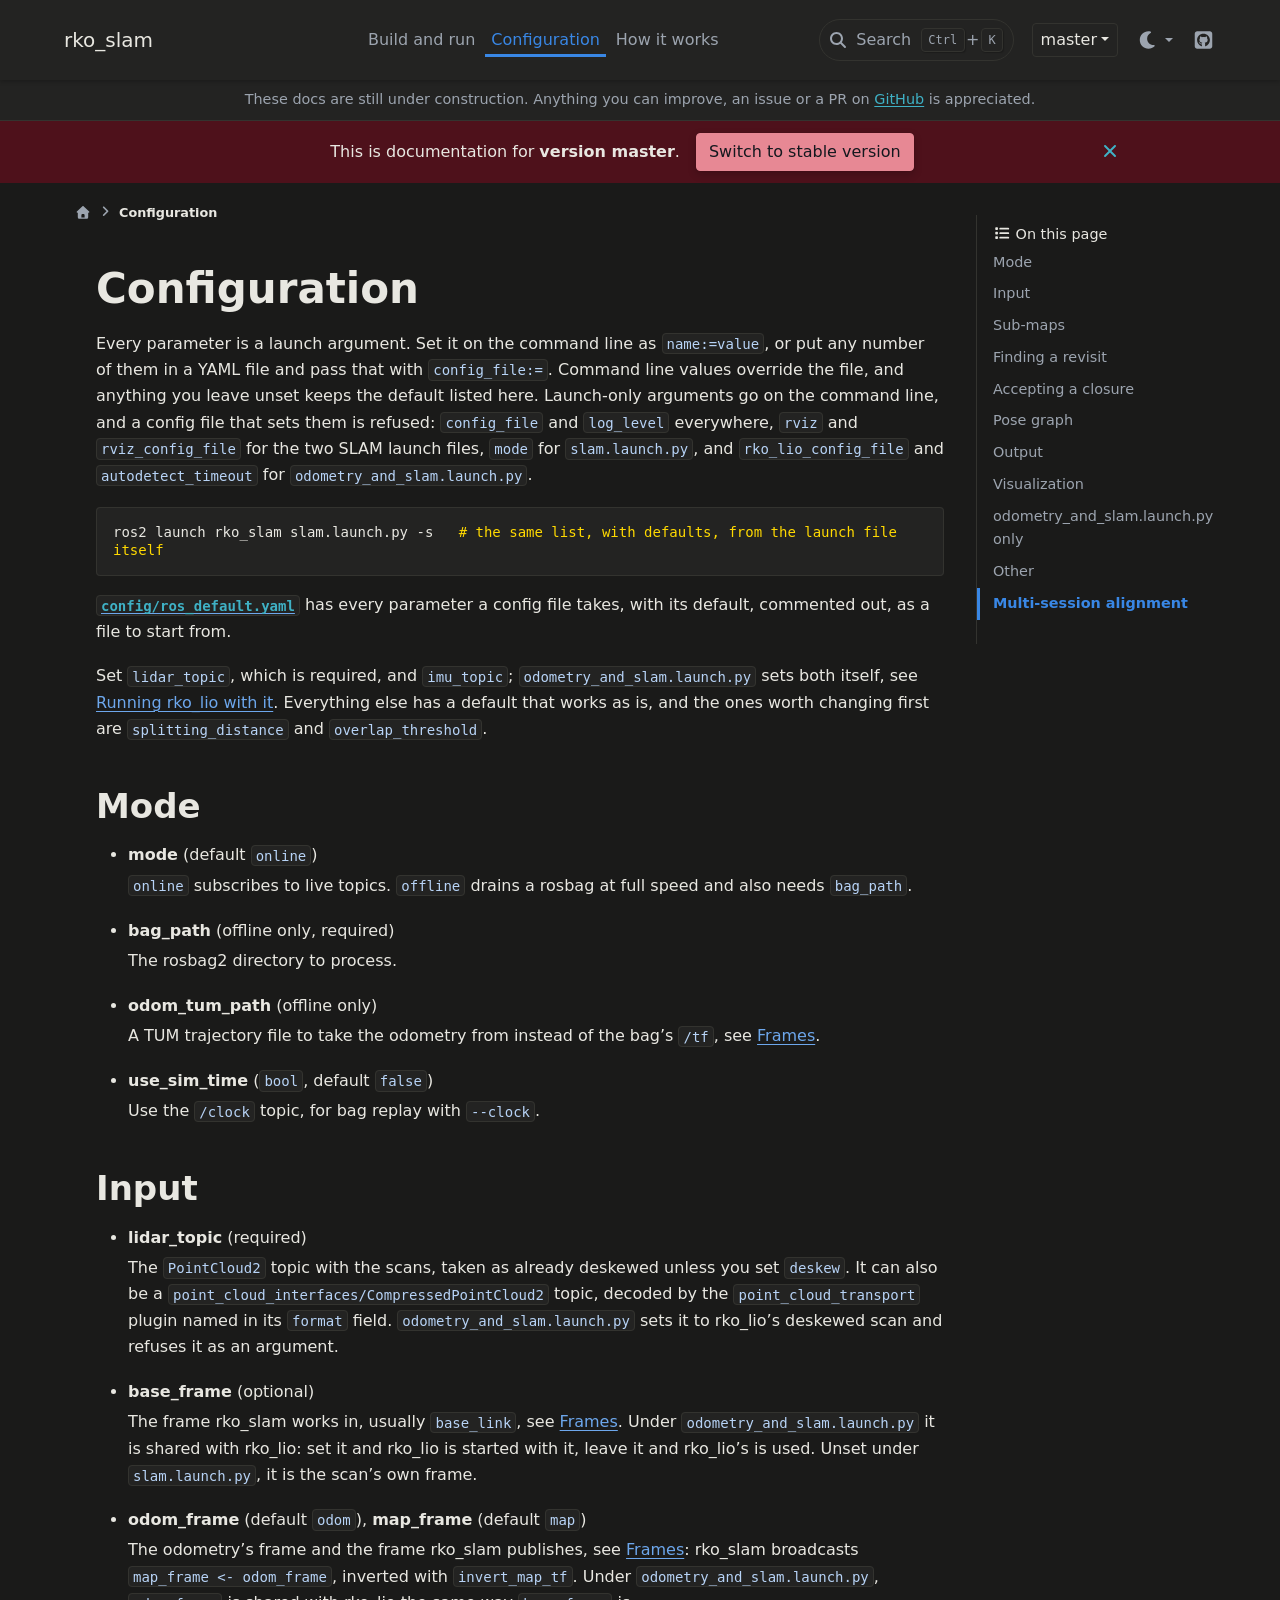
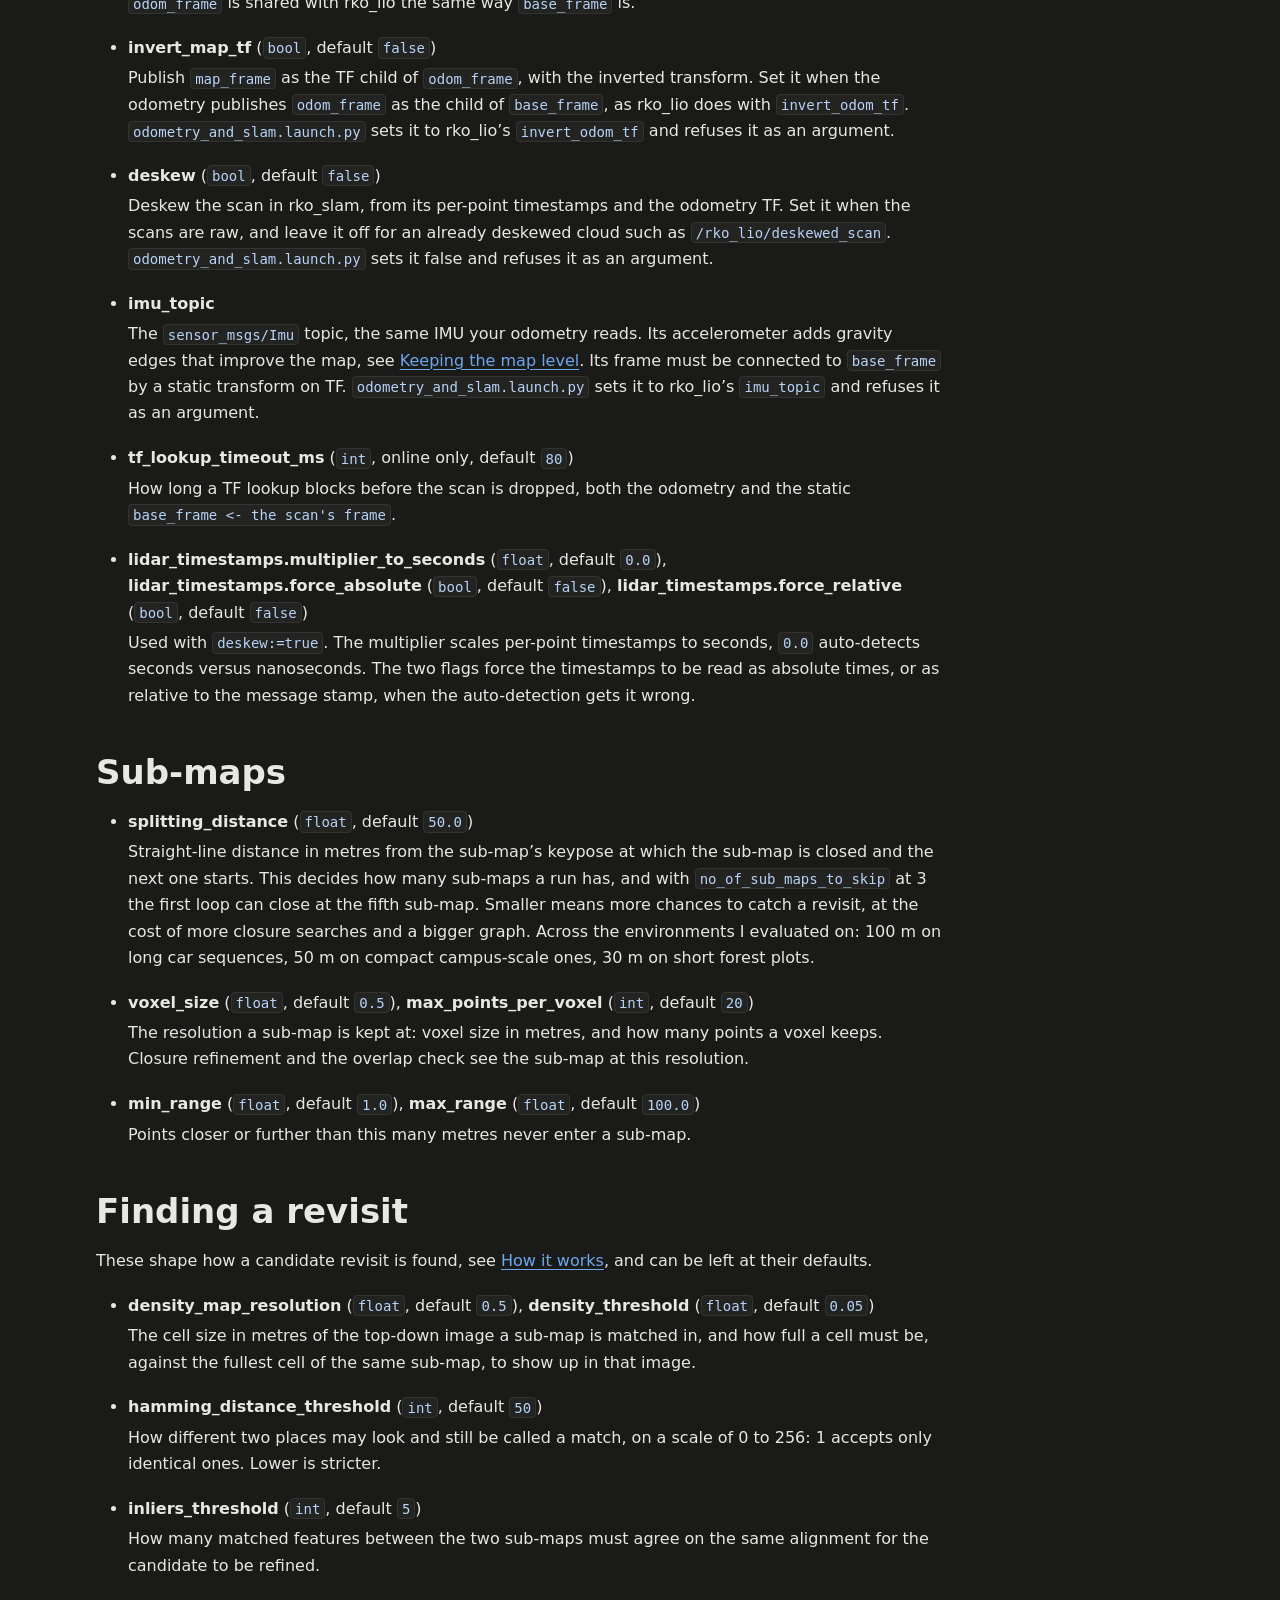
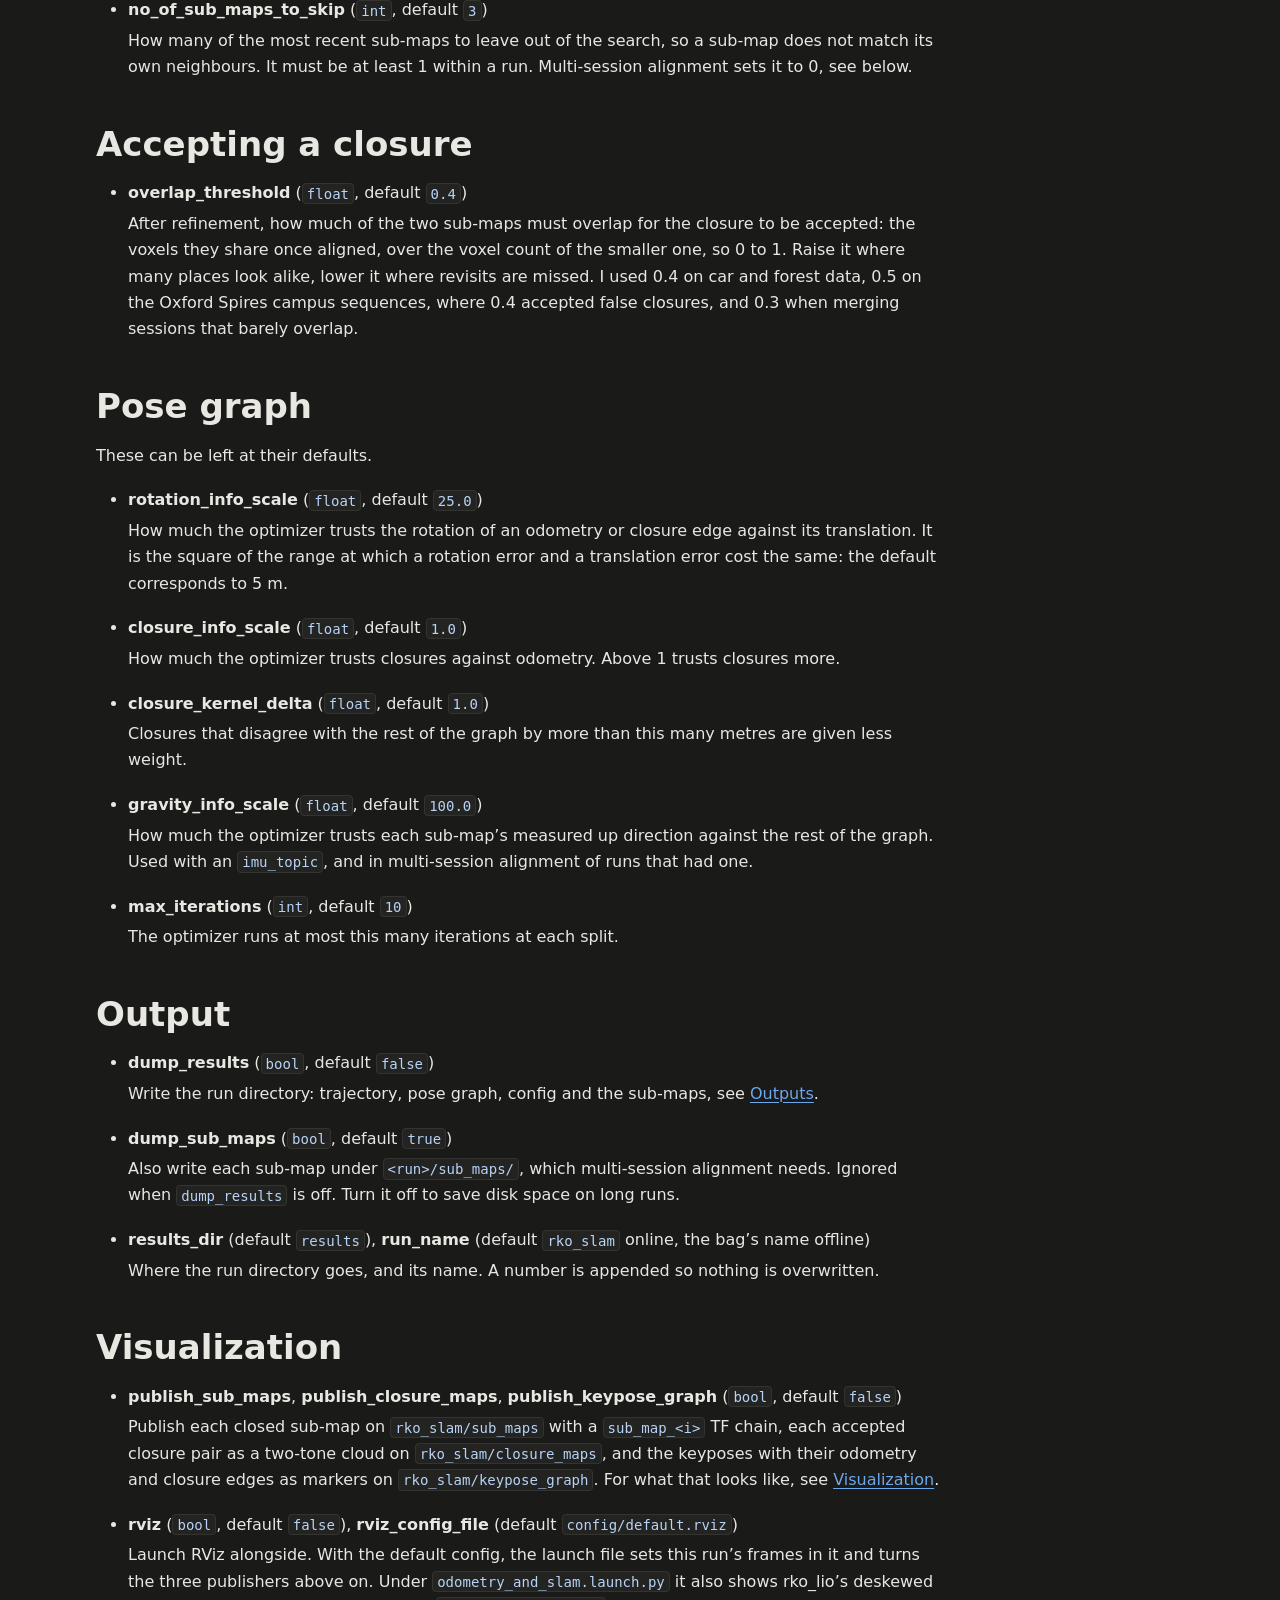
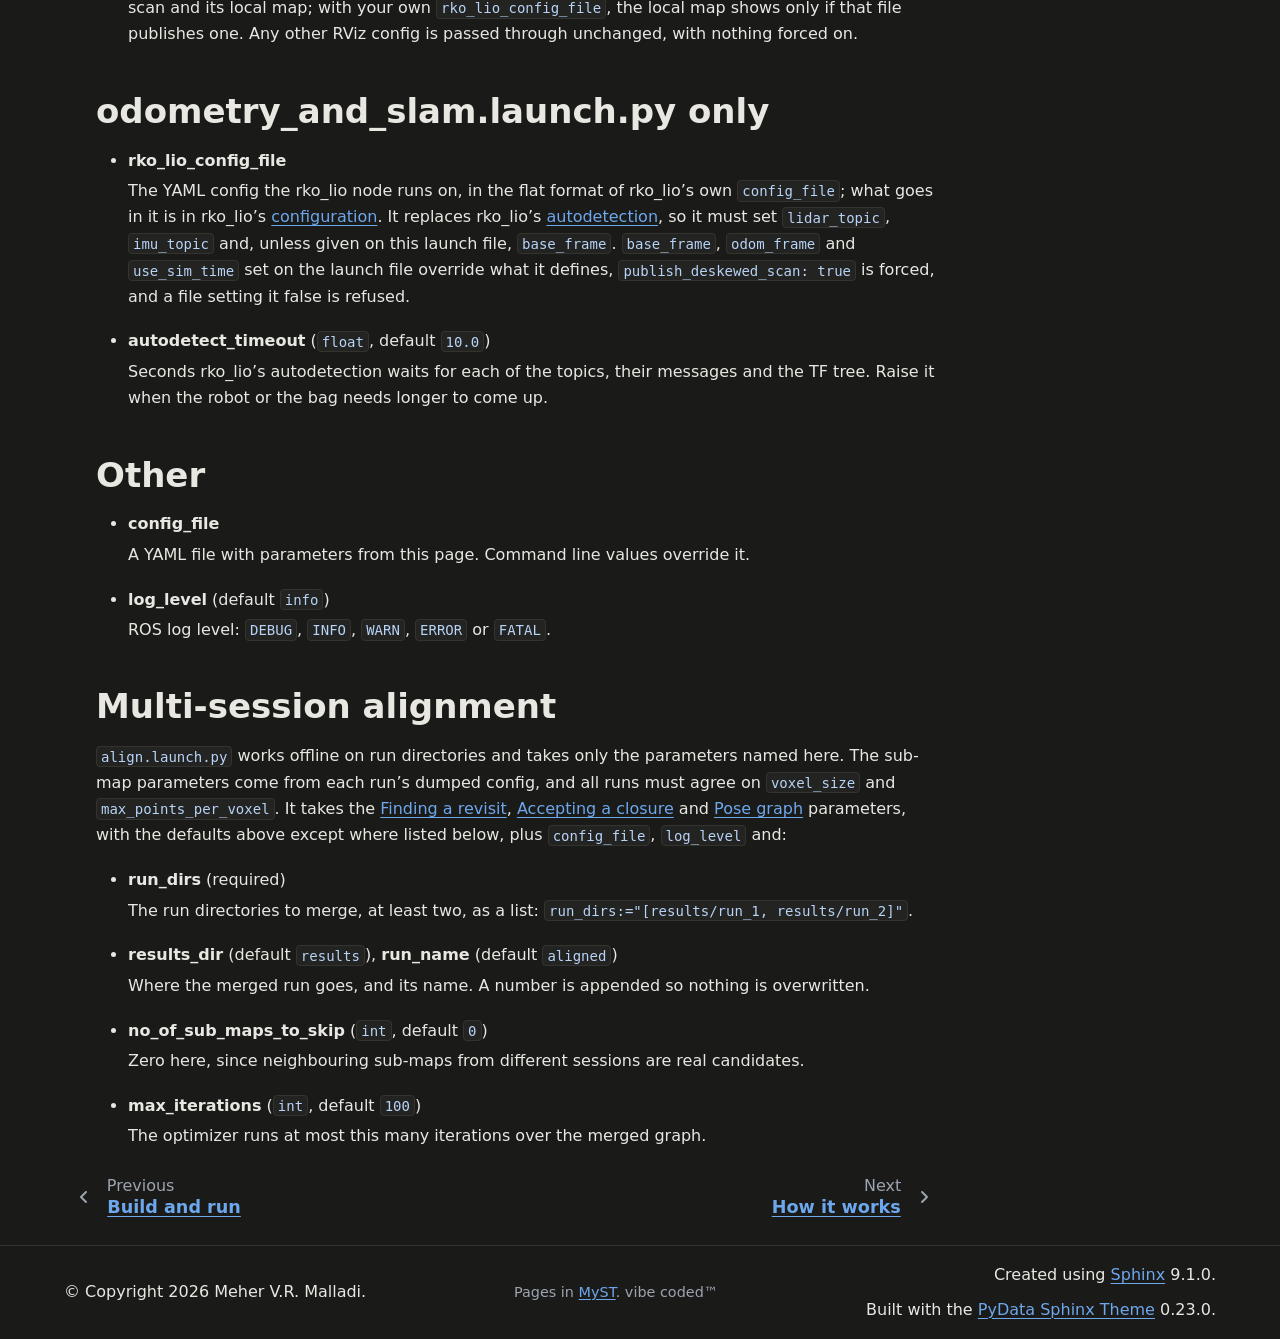
<file: master/pages/configuration.html>
<!DOCTYPE html>


<html lang="en" data-content_root="../" data-theme="dark">

  <head>
    <meta charset="utf-8" />
    <meta name="viewport" content="width=device-width, initial-scale=1.0" /><meta name="viewport" content="width=device-width, initial-scale=1" />

    <title>Configuration &#8212; rko_slam: ROS2 LiDAR-inertial SLAM</title>
  
  
  
  <script data-cfasync="false">
    document.documentElement.dataset.mode = localStorage.getItem("mode") || "dark";
    document.documentElement.dataset.theme = localStorage.getItem("theme") || "dark";
  </script>
  <!--
    this give us a css class that will be invisible only if js is disabled
  -->
  <noscript>
    <style>
      .pst-js-only { display: none !important; }

    </style>
  </noscript>
  
  <!-- Loaded before other Sphinx assets -->
  <link href="../_static/styles/theme.css?digest=18bd87630a240e9c25be" rel="stylesheet" />
<link href="../_static/styles/pydata-sphinx-theme.css?digest=18bd87630a240e9c25be" rel="stylesheet" />

    <link rel="stylesheet" type="text/css" href="../_static/pygments.css?v=8f2a1f02" />
    <link rel="stylesheet" type="text/css" href="../_static/custom.css?v=0a4a0d38" />
  
  <!-- So that users can add custom icons -->
  <script defer src="../_static/scripts/fontawesome.js?digest=18bd87630a240e9c25be"></script>
  <!-- Pre-loaded scripts that we'll load fully later -->
  <link rel="preload" as="script" href="../_static/scripts/bootstrap.js?digest=18bd87630a240e9c25be" />
<link rel="preload" as="script" href="../_static/scripts/pydata-sphinx-theme.js?digest=18bd87630a240e9c25be" />

    <script src="../_static/documentation_options.js?v=30d551ce"></script>
    <script src="../_static/doctools.js?v=fd6eb6e6"></script>
    <script src="../_static/sphinx_highlight.js?v=6ffebe34"></script>
    <script>DOCUMENTATION_OPTIONS.pagename = 'pages/configuration';</script>
    <script>
        DOCUMENTATION_OPTIONS.theme_version = '0.23.0';
        DOCUMENTATION_OPTIONS.theme_switcher_json_url = 'https://prbonn.github.io/rko_slam/switcher.json';
        DOCUMENTATION_OPTIONS.theme_switcher_version_match = 'master';
        DOCUMENTATION_OPTIONS.show_version_warning_banner =
            true;
        </script>
    <script>DOCUMENTATION_OPTIONS.search_as_you_type = false;</script>
    <link rel="canonical" href="https://prbonn.github.io/rko_slam/master/pages/configuration.html" />
    <link rel="index" title="Index" href="../genindex.html" />
    <link rel="search" title="Search" href="../search.html" />
    <link rel="next" title="How it works" href="how_it_works.html" />
    <link rel="prev" title="Build and run" href="build_and_run.html" />
  <meta name="viewport" content="width=device-width, initial-scale=1"/>
  <meta name="color-scheme" content="light dark"/>
  <meta name="docsearch:language" content="en"/>
  <meta name="docsearch:version" content="master" />
  
    
    <script src="../_static/searchtools.js"></script>
    <script src="../_static/language_data.js"></script>
    <script src="../searchindex.js"></script>
  
  </head>
  <body data-default-mode="dark">
  
  
  <div id="pst-skip-link" class="skip-link d-print-none"><a href="#main-content">Skip to main content</a></div>

  
  <div id="pst-scroll-pixel-helper"></div>
  
  <button type="button" class="btn rounded-pill" id="pst-back-to-top">
    <i class="fa-solid fa-arrow-up"></i>Back to top</button>
  
  
  
  
  <dialog id="pst-search-dialog">
    
<form class="bd-search d-flex align-items-center"
      action="../search.html"
      method="get">
  <i class="fa-solid fa-magnifying-glass"></i>
  <input type="search"
         class="form-control"
         name="q"
         placeholder="Search the docs ..."
         aria-label="Search the docs ..."
         autocomplete="off"
         autocorrect="off"
         autocapitalize="off"
         spellcheck="false"/>
  <span class="search-button__kbd-shortcut"><kbd class="kbd-shortcut__modifier">Ctrl</kbd>+<kbd>K</kbd></span>
</form>
  </dialog>

  <div class="pst-async-banner-revealer d-none">
  <aside id="bd-header-version-warning" class="d-none d-print-none" aria-label="Version warning"></aside>
</div>
<aside class="bd-header-announcement" aria-label="Announcement">
  <div class="bd-header-announcement__content">These docs are still under construction. Anything you can improve, an issue or a PR on <a href="https://github.com/PRBonn/rko_slam">GitHub</a> is appreciated.</div>
</aside>

  
    <header id="pst-header" class="bd-header navbar navbar-expand-lg bd-navbar d-print-none">
<div class="bd-header__inner bd-page-width">
  <button type="button" class="pst-navbar-icon sidebar-toggle primary-toggle" aria-label="Site navigation">
    <span class="fa-solid fa-bars"></span>
  </button>
  
  
  <div class="col-lg-3 navbar-header-items__start">
    
      <div class="navbar-item">

  
    
  

<a class="navbar-brand logo" href="../index.html">
  
  
  
  
  
  
    <p class="title logo__title">rko_slam</p>
  
</a></div>
    
  </div>
  
  <div class="col-lg-9 navbar-header-items">
    
    <div class="me-auto navbar-header-items__center">
      
        <div class="navbar-item">
<nav>
  <ul class="bd-navbar-elements navbar-nav">
    
<li class="nav-item ">
  <a class="nav-link nav-internal" href="build_and_run.html">
    Build and run
  </a>
</li>


<li class="nav-item current active">
  <a class="nav-link nav-internal" href="#" aria-current="page">
    Configuration
  </a>
</li>


<li class="nav-item ">
  <a class="nav-link nav-internal" href="how_it_works.html">
    How it works
  </a>
</li>

  </ul>
</nav></div>
      
    </div>
    
    
    <div class="navbar-header-items__end">
      
        <div class="navbar-item navbar-persistent--container">
          

<button type="button" class="btn search-button-field search-button__button pst-js-only" title="Search" aria-label="Search" data-bs-placement="bottom" data-bs-toggle="tooltip">
 <i class="fa-solid fa-magnifying-glass"></i>
 <span class="search-button__default-text">Search</span>
 <span class="search-button__kbd-shortcut"><kbd class="kbd-shortcut__modifier">Ctrl</kbd>+<kbd class="kbd-shortcut__modifier">K</kbd></span>
</button>
        </div>
      
      
        <div class="navbar-item">
<div class="version-switcher__container dropdown pst-js-only">
  <button id="pst-version-switcher-button-2"
    type="button"
    class="version-switcher__button btn btn-sm dropdown-toggle"
    data-bs-toggle="dropdown"
    aria-haspopup="listbox"
    aria-controls="pst-version-switcher-list-2"
    aria-label="Version switcher list"
  >
    Choose version  <!-- this text may get changed later by javascript -->
    <span class="caret"></span>
  </button>
  <div id="pst-version-switcher-list-2"
    class="version-switcher__menu dropdown-menu list-group-flush py-0"
    role="listbox" aria-labelledby="pst-version-switcher-button-2">
    <!-- dropdown will be populated by javascript on page load -->
  </div>
</div></div>
      
        <div class="navbar-item">

<div class="theme-switch-container dropdown pst-js-only" data-bs-toggle="tooltip" data-bs-placement="bottom" title="Color mode">
  <button type="button" class="btn btn-sm nav-link pst-navbar-icon theme-switch-button dropdown-toggle" aria-label="Color mode" data-bs-toggle="dropdown">
    <i class="theme-switch fa-solid fa-sun fa-lg fa-fw" data-mode="light" title="Light"></i>
    <i class="theme-switch fa-solid fa-moon fa-lg fa-fw" data-mode="dark" title="Dark"></i>
    <i class="theme-switch fa-solid fa-circle-half-stroke fa-lg fa-fw" data-mode="auto" title="System Settings"></i>
  </button>
  <ul class="dropdown-menu dropdown-menu-end">
    <li><button type="button" class="dropdown-item d-flex align-items-center theme-change-button" data-mode="auto"><i class="fa-solid fa-circle-half-stroke fa-lg fa-fw me-1"></i>System Settings</button></li>
    <li><button type="button" class="dropdown-item d-flex align-items-center theme-change-button" data-mode="light"><i class="fa-solid fa-sun fa-lg fa-fw me-1"></i>Light</button></li>
    <li><button type="button" class="dropdown-item d-flex align-items-center theme-change-button" data-mode="dark"><i class="fa-solid fa-moon fa-lg fa-fw me-1"></i>Dark</button></li>
  </ul>
</div></div>
      
        <div class="navbar-item"><ul class="navbar-icon-links"
    aria-label="Icon Links">
        <li class="nav-item">
          
          
          
          
          
          
          
          
          <a href="https://github.com/PRBonn/rko_slam" title="GitHub" class="nav-link pst-navbar-icon" rel="noopener" target="_blank" data-bs-toggle="tooltip" data-bs-placement="bottom"><i class="fa-brands fa-square-github fa-lg" aria-hidden="true"></i><span class="visually-hidden">GitHub</span></a>
        </li>
</ul></div>
      
    </div>
    
  </div>
  
  
    <div class="navbar-persistent--mobile">

<button type="button" class="btn search-button-field search-button__button pst-js-only" title="Search" aria-label="Search" data-bs-placement="bottom" data-bs-toggle="tooltip">
 <i class="fa-solid fa-magnifying-glass"></i>
 <span class="search-button__default-text">Search</span>
 <span class="search-button__kbd-shortcut"><kbd class="kbd-shortcut__modifier">Ctrl</kbd>+<kbd class="kbd-shortcut__modifier">K</kbd></span>
</button>
    </div>
  

  
    <button type="button" class="pst-navbar-icon sidebar-toggle secondary-toggle" aria-label="On this page">
      <span class="fa-solid fa-outdent"></span>
    </button>
  
</div>

    </header>
  

  <div class="bd-container">
    <div class="bd-container__inner bd-page-width">
      
      
      
      <dialog id="pst-primary-sidebar-modal"></dialog>
      <div id="pst-primary-sidebar" class="bd-sidebar-primary bd-sidebar hide-on-wide">
        

  
  <div class="sidebar-header-items sidebar-primary__section">
    
    
      <div class="sidebar-header-items__center">
        
          
          
            <div class="navbar-item">
<nav>
  <ul class="bd-navbar-elements navbar-nav">
    
<li class="nav-item ">
  <a class="nav-link nav-internal" href="build_and_run.html">
    Build and run
  </a>
</li>


<li class="nav-item current active">
  <a class="nav-link nav-internal" href="#" aria-current="page">
    Configuration
  </a>
</li>


<li class="nav-item ">
  <a class="nav-link nav-internal" href="how_it_works.html">
    How it works
  </a>
</li>

  </ul>
</nav></div>
          
        
      </div>
    
    
    
      <div class="sidebar-header-items__end">
        
          <div class="navbar-item">
<div class="version-switcher__container dropdown pst-js-only">
  <button id="pst-version-switcher-button-3"
    type="button"
    class="version-switcher__button btn btn-sm dropdown-toggle"
    data-bs-toggle="dropdown"
    aria-haspopup="listbox"
    aria-controls="pst-version-switcher-list-3"
    aria-label="Version switcher list"
  >
    Choose version  <!-- this text may get changed later by javascript -->
    <span class="caret"></span>
  </button>
  <div id="pst-version-switcher-list-3"
    class="version-switcher__menu dropdown-menu list-group-flush py-0"
    role="listbox" aria-labelledby="pst-version-switcher-button-3">
    <!-- dropdown will be populated by javascript on page load -->
  </div>
</div></div>
        
          <div class="navbar-item">

<div class="theme-switch-container dropdown pst-js-only" data-bs-toggle="tooltip" data-bs-placement="bottom" title="Color mode">
  <button type="button" class="btn btn-sm nav-link pst-navbar-icon theme-switch-button dropdown-toggle" aria-label="Color mode" data-bs-toggle="dropdown">
    <i class="theme-switch fa-solid fa-sun fa-lg fa-fw" data-mode="light" title="Light"></i>
    <i class="theme-switch fa-solid fa-moon fa-lg fa-fw" data-mode="dark" title="Dark"></i>
    <i class="theme-switch fa-solid fa-circle-half-stroke fa-lg fa-fw" data-mode="auto" title="System Settings"></i>
  </button>
  <ul class="dropdown-menu dropdown-menu-end">
    <li><button type="button" class="dropdown-item d-flex align-items-center theme-change-button" data-mode="auto"><i class="fa-solid fa-circle-half-stroke fa-lg fa-fw me-1"></i>System Settings</button></li>
    <li><button type="button" class="dropdown-item d-flex align-items-center theme-change-button" data-mode="light"><i class="fa-solid fa-sun fa-lg fa-fw me-1"></i>Light</button></li>
    <li><button type="button" class="dropdown-item d-flex align-items-center theme-change-button" data-mode="dark"><i class="fa-solid fa-moon fa-lg fa-fw me-1"></i>Dark</button></li>
  </ul>
</div></div>
        
          <div class="navbar-item"><ul class="navbar-icon-links"
    aria-label="Icon Links">
        <li class="nav-item">
          
          
          
          
          
          
          
          
          <a href="https://github.com/PRBonn/rko_slam" title="GitHub" class="nav-link pst-navbar-icon" rel="noopener" target="_blank" data-bs-toggle="tooltip" data-bs-placement="bottom"><i class="fa-brands fa-square-github fa-lg" aria-hidden="true"></i><span class="visually-hidden">GitHub</span></a>
        </li>
</ul></div>
        
      </div>
    
  </div>
  
  
  <div class="sidebar-primary-items__end sidebar-primary__section">
      <div class="sidebar-primary-item">
<div id="ethical-ad-placement"
      class="flat"
      data-ea-publisher="readthedocs"
      data-ea-type="readthedocs-sidebar"
      data-ea-manual="true">
</div></div>
  </div>


      </div>
      
      <main id="main-content" class="bd-main" role="main">
        
        
          <div class="bd-content">
            <div class="bd-article-container">
              
              <div class="bd-header-article d-print-none">
<div class="header-article-items header-article__inner">
  
    <div class="header-article-items__start">
      
        <div class="header-article-item">

<nav aria-label="Breadcrumb" class="d-print-none">
  <ul class="bd-breadcrumbs">
    
    <li class="breadcrumb-item breadcrumb-home">
      <a href="../index.html" class="nav-link" aria-label="Home">
        <i class="fa-solid fa-home"></i>
      </a>
    </li>
    <li class="breadcrumb-item active" aria-current="page"><span class="ellipsis">Configuration</span></li>
  </ul>
</nav>
</div>
      
    </div>
  
  
</div>
</div>
              
              
              
                
<div id="searchbox"></div>
                <article class="bd-article">
                  
  <section id="configuration">
<h1>Configuration<a class="headerlink" href="#configuration" title="Link to this heading">#</a></h1>
<p>Every parameter is a launch argument. Set it on the command line as <code class="docutils literal notranslate"><span class="pre">name:=value</span></code>, or put any number of them in a YAML
file and pass that with <code class="docutils literal notranslate"><span class="pre">config_file:=</span></code>. Command line values override the file, and anything you leave unset keeps the
default listed here. Launch-only arguments go on the command line, and a config file that sets them is refused:
<code class="docutils literal notranslate"><span class="pre">config_file</span></code> and <code class="docutils literal notranslate"><span class="pre">log_level</span></code> everywhere, <code class="docutils literal notranslate"><span class="pre">rviz</span></code> and <code class="docutils literal notranslate"><span class="pre">rviz_config_file</span></code> for the two SLAM launch files, <code class="docutils literal notranslate"><span class="pre">mode</span></code> for
<code class="docutils literal notranslate"><span class="pre">slam.launch.py</span></code>, and <code class="docutils literal notranslate"><span class="pre">rko_lio_config_file</span></code> and <code class="docutils literal notranslate"><span class="pre">autodetect_timeout</span></code> for <code class="docutils literal notranslate"><span class="pre">odometry_and_slam.launch.py</span></code>.</p>
<div class="highlight-bash notranslate"><div class="highlight"><pre><span></span>ros2<span class="w"> </span>launch<span class="w"> </span>rko_slam<span class="w"> </span>slam.launch.py<span class="w"> </span>-s<span class="w">   </span><span class="c1"># the same list, with defaults, from the launch file itself</span>
</pre></div>
</div>
<p><a class="reference external" href="https://github.com/PRBonn/rko_slam/blob/master/config/ros_default.yaml"><code class="docutils literal notranslate"><span class="pre">config/ros_default.yaml</span></code></a> has every parameter
a config file takes, with its default, commented out, as a file to start from.</p>
<p>Set <code class="docutils literal notranslate"><span class="pre">lidar_topic</span></code>, which is required, and <code class="docutils literal notranslate"><span class="pre">imu_topic</span></code>; <code class="docutils literal notranslate"><span class="pre">odometry_and_slam.launch.py</span></code> sets both itself, see
<a class="reference internal" href="build_and_run.html#running-rko-lio-with-it"><span class="std std-ref">Running rko_lio with it</span></a>. Everything else has a default that works as is, and
the ones worth changing first are <code class="docutils literal notranslate"><span class="pre">splitting_distance</span></code> and <code class="docutils literal notranslate"><span class="pre">overlap_threshold</span></code>.</p>
<section id="mode">
<h2>Mode<a class="headerlink" href="#mode" title="Link to this heading">#</a></h2>
<ul>
<li><p><strong>mode</strong> (default <code class="docutils literal notranslate"><span class="pre">online</span></code>)</p>
<p><code class="docutils literal notranslate"><span class="pre">online</span></code> subscribes to live topics. <code class="docutils literal notranslate"><span class="pre">offline</span></code> drains a rosbag at full speed and also needs <code class="docutils literal notranslate"><span class="pre">bag_path</span></code>.</p>
</li>
<li><p><strong>bag_path</strong> (offline only, required)</p>
<p>The rosbag2 directory to process.</p>
</li>
<li><p><strong>odom_tum_path</strong> (offline only)</p>
<p>A TUM trajectory file to take the odometry from instead of the bag’s <code class="docutils literal notranslate"><span class="pre">/tf</span></code>, see <a class="reference internal" href="build_and_run.html#frames"><span class="std std-ref">Frames</span></a>.</p>
</li>
<li><p><strong>use_sim_time</strong> (<code class="docutils literal notranslate"><span class="pre">bool</span></code>, default <code class="docutils literal notranslate"><span class="pre">false</span></code>)</p>
<p>Use the <code class="docutils literal notranslate"><span class="pre">/clock</span></code> topic, for bag replay with <code class="docutils literal notranslate"><span class="pre">--clock</span></code>.</p>
</li>
</ul>
</section>
<section id="input">
<h2>Input<a class="headerlink" href="#input" title="Link to this heading">#</a></h2>
<ul>
<li><p><strong>lidar_topic</strong> (required)</p>
<p>The <code class="docutils literal notranslate"><span class="pre">PointCloud2</span></code> topic with the scans, taken as already deskewed unless you set <code class="docutils literal notranslate"><span class="pre">deskew</span></code>. It can also be a
<code class="docutils literal notranslate"><span class="pre">point_cloud_interfaces/CompressedPointCloud2</span></code> topic, decoded by the <code class="docutils literal notranslate"><span class="pre">point_cloud_transport</span></code> plugin named in its
<code class="docutils literal notranslate"><span class="pre">format</span></code> field. <code class="docutils literal notranslate"><span class="pre">odometry_and_slam.launch.py</span></code> sets it to rko_lio’s deskewed scan and refuses it as an argument.</p>
</li>
<li><p><strong>base_frame</strong> (optional)</p>
<p>The frame rko_slam works in, usually <code class="docutils literal notranslate"><span class="pre">base_link</span></code>, see <a class="reference internal" href="build_and_run.html#frames"><span class="std std-ref">Frames</span></a>. Under
<code class="docutils literal notranslate"><span class="pre">odometry_and_slam.launch.py</span></code> it is shared with rko_lio: set it and rko_lio is started with it, leave it and rko_lio’s
is used. Unset under <code class="docutils literal notranslate"><span class="pre">slam.launch.py</span></code>, it is the scan’s own frame.</p>
</li>
<li><p><strong>odom_frame</strong> (default <code class="docutils literal notranslate"><span class="pre">odom</span></code>), <strong>map_frame</strong> (default <code class="docutils literal notranslate"><span class="pre">map</span></code>)</p>
<p>The odometry’s frame and the frame rko_slam publishes, see <a class="reference internal" href="build_and_run.html#frames"><span class="std std-ref">Frames</span></a>: rko_slam broadcasts
<code class="docutils literal notranslate"><span class="pre">map_frame</span> <span class="pre">&lt;-</span> <span class="pre">odom_frame</span></code>, inverted with <code class="docutils literal notranslate"><span class="pre">invert_map_tf</span></code>. Under <code class="docutils literal notranslate"><span class="pre">odometry_and_slam.launch.py</span></code>, <code class="docutils literal notranslate"><span class="pre">odom_frame</span></code> is shared
with rko_lio the same way <code class="docutils literal notranslate"><span class="pre">base_frame</span></code> is.</p>
</li>
<li><p><strong>invert_map_tf</strong> (<code class="docutils literal notranslate"><span class="pre">bool</span></code>, default <code class="docutils literal notranslate"><span class="pre">false</span></code>)</p>
<p>Publish <code class="docutils literal notranslate"><span class="pre">map_frame</span></code> as the TF child of <code class="docutils literal notranslate"><span class="pre">odom_frame</span></code>, with the inverted transform. Set it when the odometry publishes
<code class="docutils literal notranslate"><span class="pre">odom_frame</span></code> as the child of <code class="docutils literal notranslate"><span class="pre">base_frame</span></code>, as rko_lio does with <code class="docutils literal notranslate"><span class="pre">invert_odom_tf</span></code>. <code class="docutils literal notranslate"><span class="pre">odometry_and_slam.launch.py</span></code> sets
it to rko_lio’s <code class="docutils literal notranslate"><span class="pre">invert_odom_tf</span></code> and refuses it as an argument.</p>
</li>
<li><p><strong>deskew</strong> (<code class="docutils literal notranslate"><span class="pre">bool</span></code>, default <code class="docutils literal notranslate"><span class="pre">false</span></code>)</p>
<p>Deskew the scan in rko_slam, from its per-point timestamps and the odometry TF. Set it when the scans are raw, and
leave it off for an already deskewed cloud such as <code class="docutils literal notranslate"><span class="pre">/rko_lio/deskewed_scan</span></code>. <code class="docutils literal notranslate"><span class="pre">odometry_and_slam.launch.py</span></code> sets it
false and refuses it as an argument.</p>
</li>
<li><p><strong>imu_topic</strong></p>
<p>The <code class="docutils literal notranslate"><span class="pre">sensor_msgs/Imu</span></code> topic, the same IMU your odometry reads. Its accelerometer adds gravity edges that improve the
map, see <a class="reference internal" href="how_it_works.html#keeping-the-map-level"><span class="std std-ref">Keeping the map level</span></a>. Its frame must be connected to <code class="docutils literal notranslate"><span class="pre">base_frame</span></code>
by a static transform on TF. <code class="docutils literal notranslate"><span class="pre">odometry_and_slam.launch.py</span></code> sets it to rko_lio’s <code class="docutils literal notranslate"><span class="pre">imu_topic</span></code> and refuses it as an
argument.</p>
</li>
<li><p><strong>tf_lookup_timeout_ms</strong> (<code class="docutils literal notranslate"><span class="pre">int</span></code>, online only, default <code class="docutils literal notranslate"><span class="pre">80</span></code>)</p>
<p>How long a TF lookup blocks before the scan is dropped, both the odometry and the static
<code class="docutils literal notranslate"><span class="pre">base_frame</span> <span class="pre">&lt;-</span> <span class="pre">the</span> <span class="pre">scan's</span> <span class="pre">frame</span></code>.</p>
</li>
<li><p><strong>lidar_timestamps.multiplier_to_seconds</strong> (<code class="docutils literal notranslate"><span class="pre">float</span></code>, default <code class="docutils literal notranslate"><span class="pre">0.0</span></code>), <strong>lidar_timestamps.force_absolute</strong> (<code class="docutils literal notranslate"><span class="pre">bool</span></code>,
default <code class="docutils literal notranslate"><span class="pre">false</span></code>), <strong>lidar_timestamps.force_relative</strong> (<code class="docutils literal notranslate"><span class="pre">bool</span></code>, default <code class="docutils literal notranslate"><span class="pre">false</span></code>)</p>
<p>Used with <code class="docutils literal notranslate"><span class="pre">deskew:=true</span></code>. The multiplier scales per-point timestamps to seconds, <code class="docutils literal notranslate"><span class="pre">0.0</span></code> auto-detects seconds versus
nanoseconds. The two flags force the timestamps to be read as absolute times, or as relative to the message stamp,
when the auto-detection gets it wrong.</p>
</li>
</ul>
</section>
<section id="sub-maps">
<h2>Sub-maps<a class="headerlink" href="#sub-maps" title="Link to this heading">#</a></h2>
<ul>
<li><p><strong>splitting_distance</strong> (<code class="docutils literal notranslate"><span class="pre">float</span></code>, default <code class="docutils literal notranslate"><span class="pre">50.0</span></code>)</p>
<p>Straight-line distance in metres from the sub-map’s keypose at which the sub-map is closed and the next one starts.
This decides how many sub-maps a run has, and with <code class="docutils literal notranslate"><span class="pre">no_of_sub_maps_to_skip</span></code> at 3 the first loop can close at the fifth
sub-map. Smaller means more chances to catch a revisit, at the cost of more closure searches and a bigger graph.
Across the environments I evaluated on: 100 m on long car sequences, 50 m on compact campus-scale ones, 30 m on short
forest plots.</p>
</li>
<li><p><strong>voxel_size</strong> (<code class="docutils literal notranslate"><span class="pre">float</span></code>, default <code class="docutils literal notranslate"><span class="pre">0.5</span></code>), <strong>max_points_per_voxel</strong> (<code class="docutils literal notranslate"><span class="pre">int</span></code>, default <code class="docutils literal notranslate"><span class="pre">20</span></code>)</p>
<p>The resolution a sub-map is kept at: voxel size in metres, and how many points a voxel keeps. Closure refinement and
the overlap check see the sub-map at this resolution.</p>
</li>
<li><p><strong>min_range</strong> (<code class="docutils literal notranslate"><span class="pre">float</span></code>, default <code class="docutils literal notranslate"><span class="pre">1.0</span></code>), <strong>max_range</strong> (<code class="docutils literal notranslate"><span class="pre">float</span></code>, default <code class="docutils literal notranslate"><span class="pre">100.0</span></code>)</p>
<p>Points closer or further than this many metres never enter a sub-map.</p>
</li>
</ul>
</section>
<section id="finding-a-revisit">
<h2>Finding a revisit<a class="headerlink" href="#finding-a-revisit" title="Link to this heading">#</a></h2>
<p>These shape how a candidate revisit is found, see <a class="reference internal" href="how_it_works.html#finding-a-revisit"><span class="std std-ref">How it works</span></a>, and can be left at
their defaults.</p>
<ul>
<li><p><strong>density_map_resolution</strong> (<code class="docutils literal notranslate"><span class="pre">float</span></code>, default <code class="docutils literal notranslate"><span class="pre">0.5</span></code>), <strong>density_threshold</strong> (<code class="docutils literal notranslate"><span class="pre">float</span></code>, default <code class="docutils literal notranslate"><span class="pre">0.05</span></code>)</p>
<p>The cell size in metres of the top-down image a sub-map is matched in, and how full a cell must be, against the
fullest cell of the same sub-map, to show up in that image.</p>
</li>
<li><p><strong>hamming_distance_threshold</strong> (<code class="docutils literal notranslate"><span class="pre">int</span></code>, default <code class="docutils literal notranslate"><span class="pre">50</span></code>)</p>
<p>How different two places may look and still be called a match, on a scale of 0 to 256: 1 accepts only identical ones.
Lower is stricter.</p>
</li>
<li><p><strong>inliers_threshold</strong> (<code class="docutils literal notranslate"><span class="pre">int</span></code>, default <code class="docutils literal notranslate"><span class="pre">5</span></code>)</p>
<p>How many matched features between the two sub-maps must agree on the same alignment for the candidate to be refined.</p>
</li>
<li><p><strong>no_of_sub_maps_to_skip</strong> (<code class="docutils literal notranslate"><span class="pre">int</span></code>, default <code class="docutils literal notranslate"><span class="pre">3</span></code>)</p>
<p>How many of the most recent sub-maps to leave out of the search, so a sub-map does not match its own neighbours. It
must be at least 1 within a run. Multi-session alignment sets it to 0, see below.</p>
</li>
</ul>
</section>
<section id="accepting-a-closure">
<h2>Accepting a closure<a class="headerlink" href="#accepting-a-closure" title="Link to this heading">#</a></h2>
<ul>
<li><p><strong>overlap_threshold</strong> (<code class="docutils literal notranslate"><span class="pre">float</span></code>, default <code class="docutils literal notranslate"><span class="pre">0.4</span></code>)</p>
<p>After refinement, how much of the two sub-maps must overlap for the closure to be accepted: the voxels they share once
aligned, over the voxel count of the smaller one, so 0 to 1. Raise it where many places look alike, lower it where
revisits are missed. I used 0.4 on car and forest data, 0.5 on the Oxford Spires campus sequences, where 0.4 accepted
false closures, and 0.3 when merging sessions that barely overlap.</p>
</li>
</ul>
</section>
<section id="pose-graph">
<h2>Pose graph<a class="headerlink" href="#pose-graph" title="Link to this heading">#</a></h2>
<p>These can be left at their defaults.</p>
<ul>
<li><p><strong>rotation_info_scale</strong> (<code class="docutils literal notranslate"><span class="pre">float</span></code>, default <code class="docutils literal notranslate"><span class="pre">25.0</span></code>)</p>
<p>How much the optimizer trusts the rotation of an odometry or closure edge against its translation. It is the square of
the range at which a rotation error and a translation error cost the same: the default corresponds to 5 m.</p>
</li>
<li><p><strong>closure_info_scale</strong> (<code class="docutils literal notranslate"><span class="pre">float</span></code>, default <code class="docutils literal notranslate"><span class="pre">1.0</span></code>)</p>
<p>How much the optimizer trusts closures against odometry. Above 1 trusts closures more.</p>
</li>
<li><p><strong>closure_kernel_delta</strong> (<code class="docutils literal notranslate"><span class="pre">float</span></code>, default <code class="docutils literal notranslate"><span class="pre">1.0</span></code>)</p>
<p>Closures that disagree with the rest of the graph by more than this many metres are given less weight.</p>
</li>
<li><p><strong>gravity_info_scale</strong> (<code class="docutils literal notranslate"><span class="pre">float</span></code>, default <code class="docutils literal notranslate"><span class="pre">100.0</span></code>)</p>
<p>How much the optimizer trusts each sub-map’s measured up direction against the rest of the graph. Used with an
<code class="docutils literal notranslate"><span class="pre">imu_topic</span></code>, and in multi-session alignment of runs that had one.</p>
</li>
<li><p><strong>max_iterations</strong> (<code class="docutils literal notranslate"><span class="pre">int</span></code>, default <code class="docutils literal notranslate"><span class="pre">10</span></code>)</p>
<p>The optimizer runs at most this many iterations at each split.</p>
</li>
</ul>
</section>
<section id="output">
<h2>Output<a class="headerlink" href="#output" title="Link to this heading">#</a></h2>
<ul>
<li><p><strong>dump_results</strong> (<code class="docutils literal notranslate"><span class="pre">bool</span></code>, default <code class="docutils literal notranslate"><span class="pre">false</span></code>)</p>
<p>Write the run directory: trajectory, pose graph, config and the sub-maps, see <a class="reference internal" href="build_and_run.html#outputs"><span class="std std-ref">Outputs</span></a>.</p>
</li>
<li><p><strong>dump_sub_maps</strong> (<code class="docutils literal notranslate"><span class="pre">bool</span></code>, default <code class="docutils literal notranslate"><span class="pre">true</span></code>)</p>
<p>Also write each sub-map under <code class="docutils literal notranslate"><span class="pre">&lt;run&gt;/sub_maps/</span></code>, which multi-session alignment needs. Ignored when <code class="docutils literal notranslate"><span class="pre">dump_results</span></code> is
off. Turn it off to save disk space on long runs.</p>
</li>
<li><p><strong>results_dir</strong> (default <code class="docutils literal notranslate"><span class="pre">results</span></code>), <strong>run_name</strong> (default <code class="docutils literal notranslate"><span class="pre">rko_slam</span></code> online, the bag’s name offline)</p>
<p>Where the run directory goes, and its name. A number is appended so nothing is overwritten.</p>
</li>
</ul>
</section>
<section id="visualization">
<h2>Visualization<a class="headerlink" href="#visualization" title="Link to this heading">#</a></h2>
<ul>
<li><p><strong>publish_sub_maps</strong>, <strong>publish_closure_maps</strong>, <strong>publish_keypose_graph</strong> (<code class="docutils literal notranslate"><span class="pre">bool</span></code>, default <code class="docutils literal notranslate"><span class="pre">false</span></code>)</p>
<p>Publish each closed sub-map on <code class="docutils literal notranslate"><span class="pre">rko_slam/sub_maps</span></code> with a <code class="docutils literal notranslate"><span class="pre">sub_map_&lt;i&gt;</span></code> TF chain, each accepted closure pair as a
two-tone cloud on <code class="docutils literal notranslate"><span class="pre">rko_slam/closure_maps</span></code>, and the keyposes with their odometry and closure edges as markers on
<code class="docutils literal notranslate"><span class="pre">rko_slam/keypose_graph</span></code>. For what that looks like, see <a class="reference internal" href="build_and_run.html#visualization"><span class="std std-ref">Visualization</span></a>.</p>
</li>
<li><p><strong>rviz</strong> (<code class="docutils literal notranslate"><span class="pre">bool</span></code>, default <code class="docutils literal notranslate"><span class="pre">false</span></code>), <strong>rviz_config_file</strong> (default <code class="docutils literal notranslate"><span class="pre">config/default.rviz</span></code>)</p>
<p>Launch RViz alongside. With the default config, the launch file sets this run’s frames in it and turns the three
publishers above on. Under <code class="docutils literal notranslate"><span class="pre">odometry_and_slam.launch.py</span></code> it also shows rko_lio’s deskewed scan and its local map; with
your own <code class="docutils literal notranslate"><span class="pre">rko_lio_config_file</span></code>, the local map shows only if that file publishes one. Any other RViz config is passed
through unchanged, with nothing forced on.</p>
</li>
</ul>
</section>
<section id="odometry-and-slam-launch-py-only">
<h2>odometry_and_slam.launch.py only<a class="headerlink" href="#odometry-and-slam-launch-py-only" title="Link to this heading">#</a></h2>
<ul>
<li><p><strong>rko_lio_config_file</strong></p>
<p>The YAML config the rko_lio node runs on, in the flat format of rko_lio’s own <code class="docutils literal notranslate"><span class="pre">config_file</span></code>; what goes in it is in
rko_lio’s <a class="reference external" href="https://prbonn.github.io/rko_lio/pages/config.html">configuration</a>. It replaces rko_lio’s
<a class="reference external" href="https://prbonn.github.io/rko_lio/pages/ros.html#launch-parameter-autodetection">autodetection</a>, so it must set
<code class="docutils literal notranslate"><span class="pre">lidar_topic</span></code>, <code class="docutils literal notranslate"><span class="pre">imu_topic</span></code> and, unless given on this launch file, <code class="docutils literal notranslate"><span class="pre">base_frame</span></code>. <code class="docutils literal notranslate"><span class="pre">base_frame</span></code>, <code class="docutils literal notranslate"><span class="pre">odom_frame</span></code> and
<code class="docutils literal notranslate"><span class="pre">use_sim_time</span></code> set on the launch file override what it defines, <code class="docutils literal notranslate"><span class="pre">publish_deskewed_scan:</span> <span class="pre">true</span></code> is forced, and a file
setting it false is refused.</p>
</li>
<li><p><strong>autodetect_timeout</strong> (<code class="docutils literal notranslate"><span class="pre">float</span></code>, default <code class="docutils literal notranslate"><span class="pre">10.0</span></code>)</p>
<p>Seconds rko_lio’s autodetection waits for each of the topics, their messages and the TF tree. Raise it when the robot
or the bag needs longer to come up.</p>
</li>
</ul>
</section>
<section id="other">
<h2>Other<a class="headerlink" href="#other" title="Link to this heading">#</a></h2>
<ul>
<li><p><strong>config_file</strong></p>
<p>A YAML file with parameters from this page. Command line values override it.</p>
</li>
<li><p><strong>log_level</strong> (default <code class="docutils literal notranslate"><span class="pre">info</span></code>)</p>
<p>ROS log level: <code class="docutils literal notranslate"><span class="pre">DEBUG</span></code>, <code class="docutils literal notranslate"><span class="pre">INFO</span></code>, <code class="docutils literal notranslate"><span class="pre">WARN</span></code>, <code class="docutils literal notranslate"><span class="pre">ERROR</span></code> or <code class="docutils literal notranslate"><span class="pre">FATAL</span></code>.</p>
</li>
</ul>
</section>
<section id="multi-session-alignment">
<h2>Multi-session alignment<a class="headerlink" href="#multi-session-alignment" title="Link to this heading">#</a></h2>
<p><code class="docutils literal notranslate"><span class="pre">align.launch.py</span></code> works offline on run directories and takes only the parameters named here. The sub-map parameters come
from each run’s dumped config, and all runs must agree on <code class="docutils literal notranslate"><span class="pre">voxel_size</span></code> and <code class="docutils literal notranslate"><span class="pre">max_points_per_voxel</span></code>. It takes the
<a class="reference internal" href="#finding-a-revisit">Finding a revisit</a>, <a class="reference internal" href="#accepting-a-closure">Accepting a closure</a> and <a class="reference internal" href="#pose-graph">Pose graph</a>
parameters, with the defaults above except where listed below, plus <code class="docutils literal notranslate"><span class="pre">config_file</span></code>, <code class="docutils literal notranslate"><span class="pre">log_level</span></code> and:</p>
<ul>
<li><p><strong>run_dirs</strong> (required)</p>
<p>The run directories to merge, at least two, as a list: <code class="docutils literal notranslate"><span class="pre">run_dirs:=&quot;[results/run_1,</span> <span class="pre">results/run_2]&quot;</span></code>.</p>
</li>
<li><p><strong>results_dir</strong> (default <code class="docutils literal notranslate"><span class="pre">results</span></code>), <strong>run_name</strong> (default <code class="docutils literal notranslate"><span class="pre">aligned</span></code>)</p>
<p>Where the merged run goes, and its name. A number is appended so nothing is overwritten.</p>
</li>
<li><p><strong>no_of_sub_maps_to_skip</strong> (<code class="docutils literal notranslate"><span class="pre">int</span></code>, default <code class="docutils literal notranslate"><span class="pre">0</span></code>)</p>
<p>Zero here, since neighbouring sub-maps from different sessions are real candidates.</p>
</li>
<li><p><strong>max_iterations</strong> (<code class="docutils literal notranslate"><span class="pre">int</span></code>, default <code class="docutils literal notranslate"><span class="pre">100</span></code>)</p>
<p>The optimizer runs at most this many iterations over the merged graph.</p>
</li>
</ul>
</section>
</section>


                </article>
              
              
              
              
              
                <footer class="prev-next-footer d-print-none">
                  
<div class="prev-next-area">
    <a class="left-prev"
       href="build_and_run.html"
       title="previous page">
      <i class="fa-solid fa-angle-left"></i>
      <div class="prev-next-info">
        <p class="prev-next-subtitle">previous</p>
        <p class="prev-next-title">Build and run</p>
      </div>
    </a>
    <a class="right-next"
       href="how_it_works.html"
       title="next page">
      <div class="prev-next-info">
        <p class="prev-next-subtitle">next</p>
        <p class="prev-next-title">How it works</p>
      </div>
      <i class="fa-solid fa-angle-right"></i>
    </a>
</div>
                </footer>
              
            </div>
            
            
              
                <dialog id="pst-secondary-sidebar-modal"></dialog>
                <div id="pst-secondary-sidebar" class="bd-sidebar-secondary bd-toc"><div class="sidebar-secondary-items sidebar-secondary__inner">


  <div class="sidebar-secondary-item">
<div
    id="pst-page-navigation-heading-2"
    class="page-toc tocsection onthispage">
    <i class="fa-solid fa-list"></i> On this page
  </div>
  <nav id="pst-page-toc-nav" class="page-toc" aria-labelledby="pst-page-navigation-heading-2">
    <ul class="pst-show_toc_level nav section-nav flex-column">
<li class="toc-h2 nav-item toc-entry"><a class="reference internal nav-link" href="#mode">Mode</a></li>
<li class="toc-h2 nav-item toc-entry"><a class="reference internal nav-link" href="#input">Input</a></li>
<li class="toc-h2 nav-item toc-entry"><a class="reference internal nav-link" href="#sub-maps">Sub-maps</a></li>
<li class="toc-h2 nav-item toc-entry"><a class="reference internal nav-link" href="#finding-a-revisit">Finding a revisit</a></li>
<li class="toc-h2 nav-item toc-entry"><a class="reference internal nav-link" href="#accepting-a-closure">Accepting a closure</a></li>
<li class="toc-h2 nav-item toc-entry"><a class="reference internal nav-link" href="#pose-graph">Pose graph</a></li>
<li class="toc-h2 nav-item toc-entry"><a class="reference internal nav-link" href="#output">Output</a></li>
<li class="toc-h2 nav-item toc-entry"><a class="reference internal nav-link" href="#visualization">Visualization</a></li>
<li class="toc-h2 nav-item toc-entry"><a class="reference internal nav-link" href="#odometry-and-slam-launch-py-only">odometry_and_slam.launch.py only</a></li>
<li class="toc-h2 nav-item toc-entry"><a class="reference internal nav-link" href="#other">Other</a></li>
<li class="toc-h2 nav-item toc-entry"><a class="reference internal nav-link" href="#multi-session-alignment">Multi-session alignment</a></li>
</ul>
  </nav></div>

</div></div>
              
            
          </div>
          <footer class="bd-footer-content">
            
          </footer>
        
      </main>
    </div>
  </div>
  
  <!-- Scripts loaded after <body> so the DOM is not blocked -->
  <script defer src="../_static/scripts/bootstrap.js?digest=18bd87630a240e9c25be"></script>
<script defer src="../_static/scripts/pydata-sphinx-theme.js?digest=18bd87630a240e9c25be"></script>

  <footer class="bd-footer">
<div class="bd-footer__inner bd-page-width">
  
    <div class="footer-items__start">
      
        <div class="footer-item">

  <p class="copyright">
    
      © Copyright 2026 Meher V.R. Malladi.
      <br/>
    
  </p>
</div>
      
    </div>
  
  
    <div class="footer-items__center">
      
        <div class="footer-item"><p class="credits">Pages in <a href="https://myst-parser.readthedocs.io/">MyST</a>. vibe coded&trade;</p></div>
      
    </div>
  
  
    <div class="footer-items__end">
      
        <div class="footer-item">

  <p class="sphinx-version">
    Created using <a href="https://www.sphinx-doc.org/">Sphinx</a> 9.1.0.
  </p>
</div>
      
        <div class="footer-item">
<p class="theme-version">
  <!-- # L10n: Setting the PST URL as an argument as this does not need to be localized -->
  Built with the <a href="https://pydata-sphinx-theme.readthedocs.io/en/stable/index.html">PyData Sphinx Theme</a> 0.23.0.
</p></div>
      
    </div>
  
</div>

  </footer>
  </body>
</html>
</file>
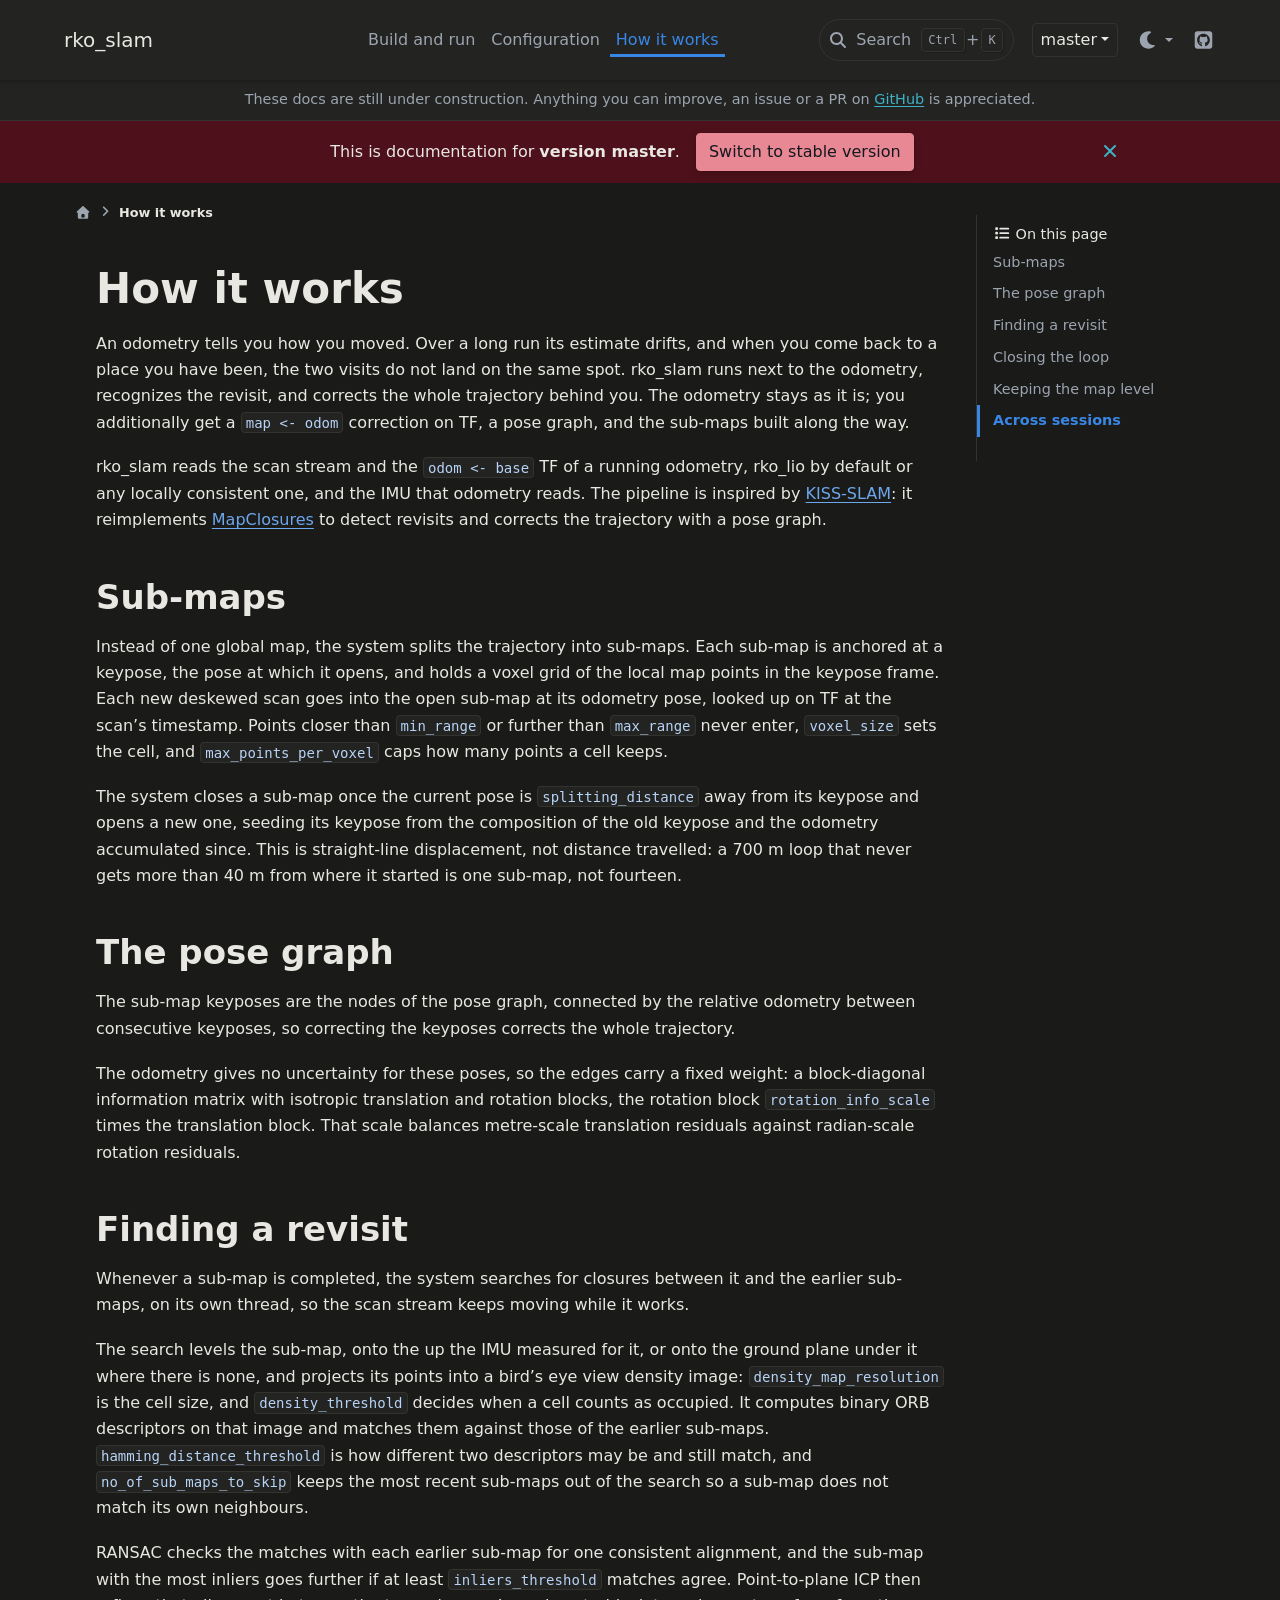
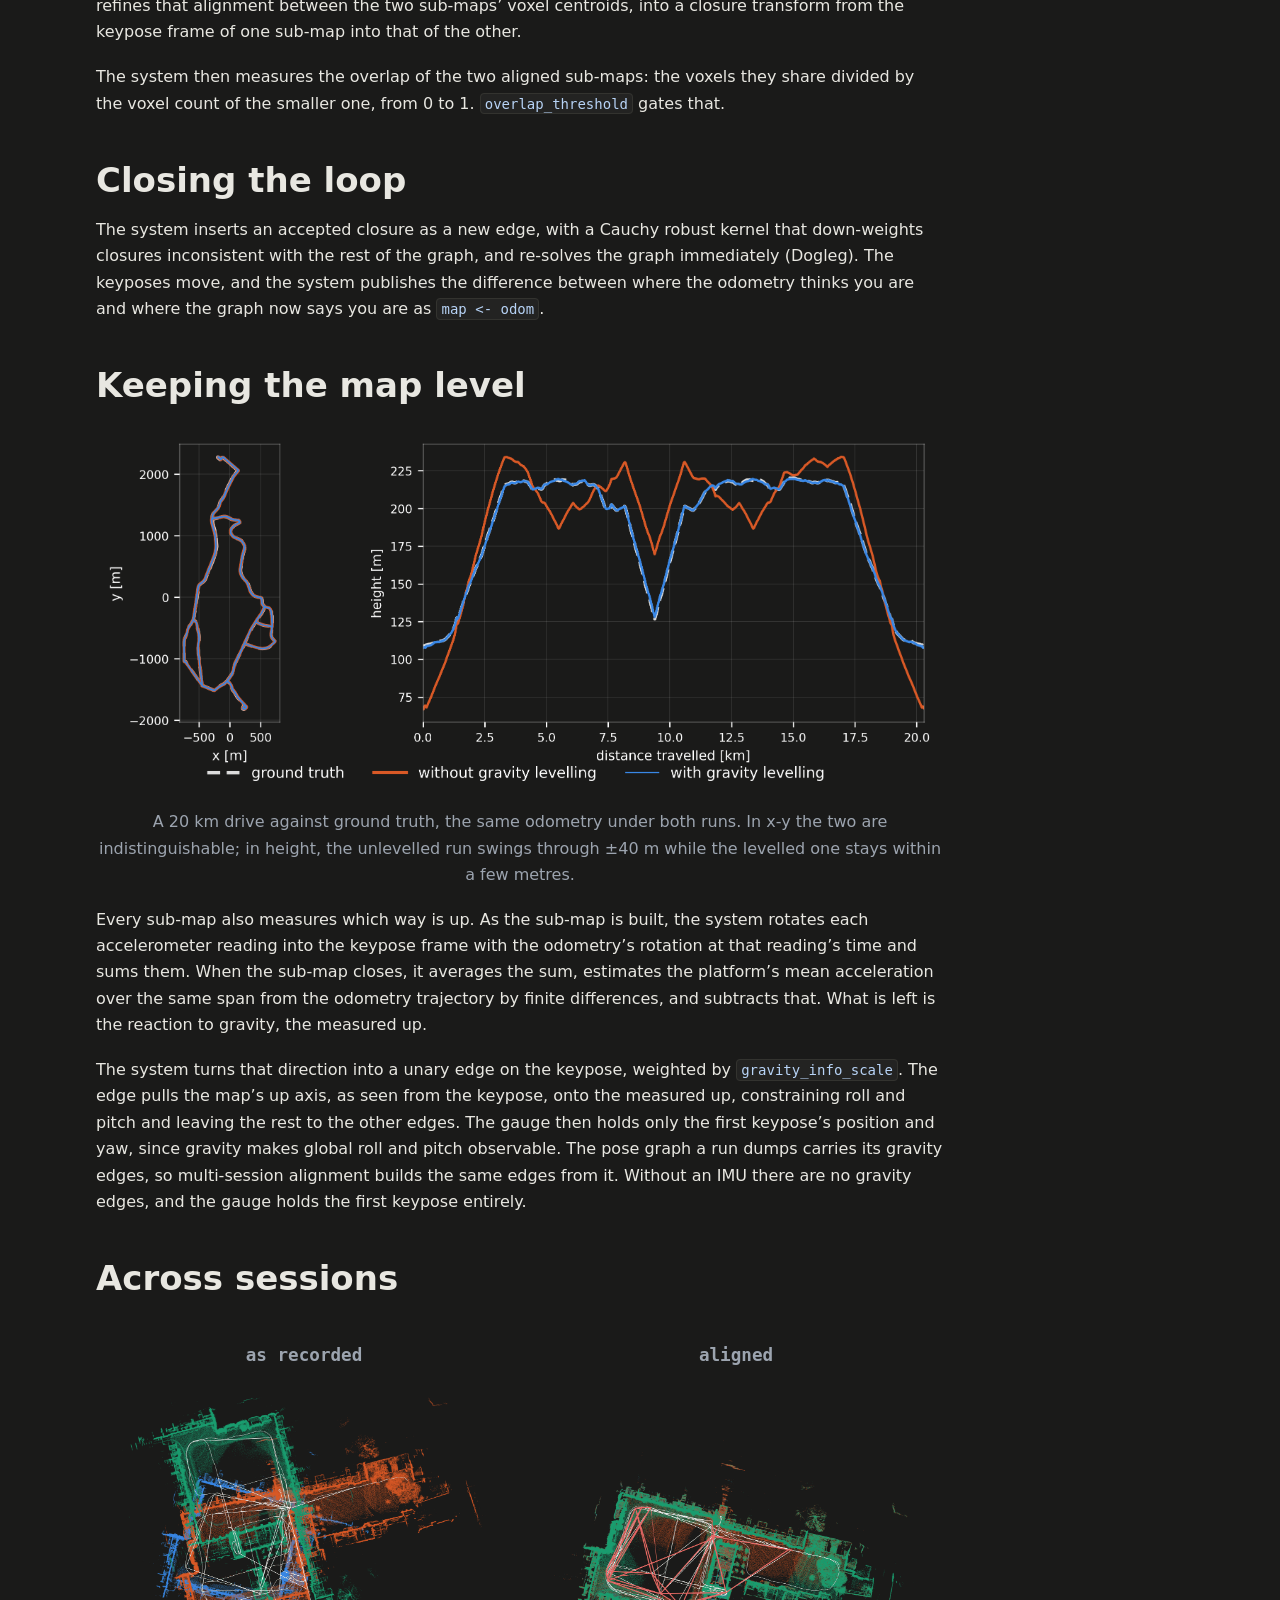
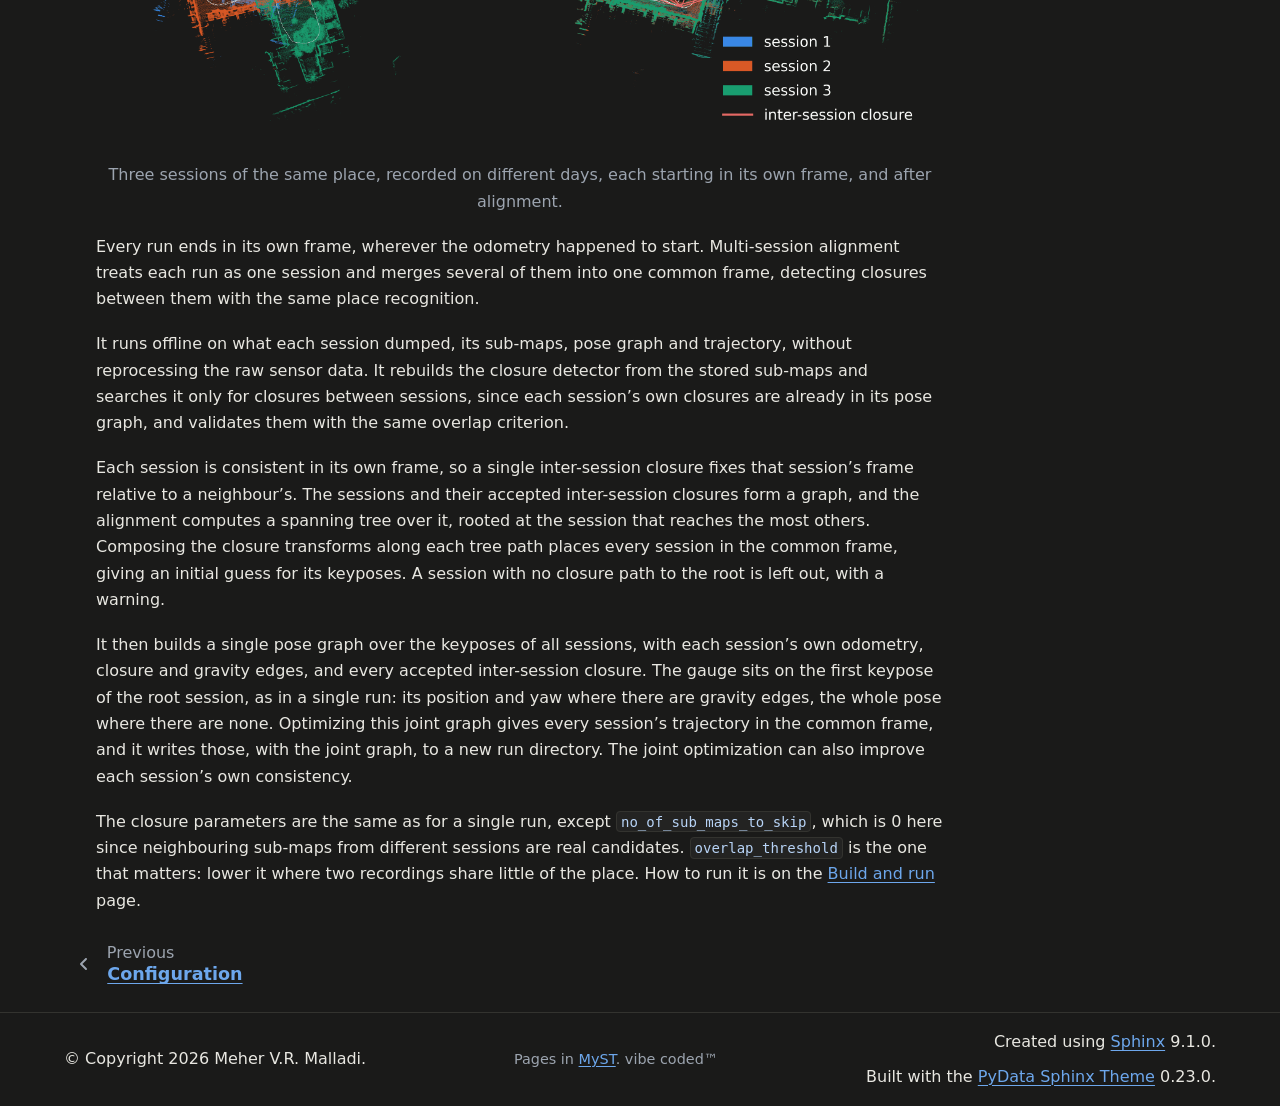
<file: master/pages/how_it_works.html>
<!DOCTYPE html>


<html lang="en" data-content_root="../" data-theme="dark">

  <head>
    <meta charset="utf-8" />
    <meta name="viewport" content="width=device-width, initial-scale=1.0" /><meta name="viewport" content="width=device-width, initial-scale=1" />

    <title>How it works &#8212; rko_slam: ROS2 LiDAR-inertial SLAM</title>
  
  
  
  <script data-cfasync="false">
    document.documentElement.dataset.mode = localStorage.getItem("mode") || "dark";
    document.documentElement.dataset.theme = localStorage.getItem("theme") || "dark";
  </script>
  <!--
    this give us a css class that will be invisible only if js is disabled
  -->
  <noscript>
    <style>
      .pst-js-only { display: none !important; }

    </style>
  </noscript>
  
  <!-- Loaded before other Sphinx assets -->
  <link href="../_static/styles/theme.css?digest=18bd87630a240e9c25be" rel="stylesheet" />
<link href="../_static/styles/pydata-sphinx-theme.css?digest=18bd87630a240e9c25be" rel="stylesheet" />

    <link rel="stylesheet" type="text/css" href="../_static/pygments.css?v=8f2a1f02" />
    <link rel="stylesheet" type="text/css" href="../_static/custom.css?v=0a4a0d38" />
  
  <!-- So that users can add custom icons -->
  <script defer src="../_static/scripts/fontawesome.js?digest=18bd87630a240e9c25be"></script>
  <!-- Pre-loaded scripts that we'll load fully later -->
  <link rel="preload" as="script" href="../_static/scripts/bootstrap.js?digest=18bd87630a240e9c25be" />
<link rel="preload" as="script" href="../_static/scripts/pydata-sphinx-theme.js?digest=18bd87630a240e9c25be" />

    <script src="../_static/documentation_options.js?v=30d551ce"></script>
    <script src="../_static/doctools.js?v=fd6eb6e6"></script>
    <script src="../_static/sphinx_highlight.js?v=6ffebe34"></script>
    <script>DOCUMENTATION_OPTIONS.pagename = 'pages/how_it_works';</script>
    <script>
        DOCUMENTATION_OPTIONS.theme_version = '0.23.0';
        DOCUMENTATION_OPTIONS.theme_switcher_json_url = 'https://prbonn.github.io/rko_slam/switcher.json';
        DOCUMENTATION_OPTIONS.theme_switcher_version_match = 'master';
        DOCUMENTATION_OPTIONS.show_version_warning_banner =
            true;
        </script>
    <script>DOCUMENTATION_OPTIONS.search_as_you_type = false;</script>
    <link rel="canonical" href="https://prbonn.github.io/rko_slam/master/pages/how_it_works.html" />
    <link rel="index" title="Index" href="../genindex.html" />
    <link rel="search" title="Search" href="../search.html" />
    <link rel="prev" title="Configuration" href="configuration.html" />
  <meta name="viewport" content="width=device-width, initial-scale=1"/>
  <meta name="color-scheme" content="light dark"/>
  <meta name="docsearch:language" content="en"/>
  <meta name="docsearch:version" content="master" />
  
    
    <script src="../_static/searchtools.js"></script>
    <script src="../_static/language_data.js"></script>
    <script src="../searchindex.js"></script>
  
  </head>
  <body data-default-mode="dark">
  
  
  <div id="pst-skip-link" class="skip-link d-print-none"><a href="#main-content">Skip to main content</a></div>

  
  <div id="pst-scroll-pixel-helper"></div>
  
  <button type="button" class="btn rounded-pill" id="pst-back-to-top">
    <i class="fa-solid fa-arrow-up"></i>Back to top</button>
  
  
  
  
  <dialog id="pst-search-dialog">
    
<form class="bd-search d-flex align-items-center"
      action="../search.html"
      method="get">
  <i class="fa-solid fa-magnifying-glass"></i>
  <input type="search"
         class="form-control"
         name="q"
         placeholder="Search the docs ..."
         aria-label="Search the docs ..."
         autocomplete="off"
         autocorrect="off"
         autocapitalize="off"
         spellcheck="false"/>
  <span class="search-button__kbd-shortcut"><kbd class="kbd-shortcut__modifier">Ctrl</kbd>+<kbd>K</kbd></span>
</form>
  </dialog>

  <div class="pst-async-banner-revealer d-none">
  <aside id="bd-header-version-warning" class="d-none d-print-none" aria-label="Version warning"></aside>
</div>
<aside class="bd-header-announcement" aria-label="Announcement">
  <div class="bd-header-announcement__content">These docs are still under construction. Anything you can improve, an issue or a PR on <a href="https://github.com/PRBonn/rko_slam">GitHub</a> is appreciated.</div>
</aside>

  
    <header id="pst-header" class="bd-header navbar navbar-expand-lg bd-navbar d-print-none">
<div class="bd-header__inner bd-page-width">
  <button type="button" class="pst-navbar-icon sidebar-toggle primary-toggle" aria-label="Site navigation">
    <span class="fa-solid fa-bars"></span>
  </button>
  
  
  <div class="col-lg-3 navbar-header-items__start">
    
      <div class="navbar-item">

  
    
  

<a class="navbar-brand logo" href="../index.html">
  
  
  
  
  
  
    <p class="title logo__title">rko_slam</p>
  
</a></div>
    
  </div>
  
  <div class="col-lg-9 navbar-header-items">
    
    <div class="me-auto navbar-header-items__center">
      
        <div class="navbar-item">
<nav>
  <ul class="bd-navbar-elements navbar-nav">
    
<li class="nav-item ">
  <a class="nav-link nav-internal" href="build_and_run.html">
    Build and run
  </a>
</li>


<li class="nav-item ">
  <a class="nav-link nav-internal" href="configuration.html">
    Configuration
  </a>
</li>


<li class="nav-item current active">
  <a class="nav-link nav-internal" href="#" aria-current="page">
    How it works
  </a>
</li>

  </ul>
</nav></div>
      
    </div>
    
    
    <div class="navbar-header-items__end">
      
        <div class="navbar-item navbar-persistent--container">
          

<button type="button" class="btn search-button-field search-button__button pst-js-only" title="Search" aria-label="Search" data-bs-placement="bottom" data-bs-toggle="tooltip">
 <i class="fa-solid fa-magnifying-glass"></i>
 <span class="search-button__default-text">Search</span>
 <span class="search-button__kbd-shortcut"><kbd class="kbd-shortcut__modifier">Ctrl</kbd>+<kbd class="kbd-shortcut__modifier">K</kbd></span>
</button>
        </div>
      
      
        <div class="navbar-item">
<div class="version-switcher__container dropdown pst-js-only">
  <button id="pst-version-switcher-button-2"
    type="button"
    class="version-switcher__button btn btn-sm dropdown-toggle"
    data-bs-toggle="dropdown"
    aria-haspopup="listbox"
    aria-controls="pst-version-switcher-list-2"
    aria-label="Version switcher list"
  >
    Choose version  <!-- this text may get changed later by javascript -->
    <span class="caret"></span>
  </button>
  <div id="pst-version-switcher-list-2"
    class="version-switcher__menu dropdown-menu list-group-flush py-0"
    role="listbox" aria-labelledby="pst-version-switcher-button-2">
    <!-- dropdown will be populated by javascript on page load -->
  </div>
</div></div>
      
        <div class="navbar-item">

<div class="theme-switch-container dropdown pst-js-only" data-bs-toggle="tooltip" data-bs-placement="bottom" title="Color mode">
  <button type="button" class="btn btn-sm nav-link pst-navbar-icon theme-switch-button dropdown-toggle" aria-label="Color mode" data-bs-toggle="dropdown">
    <i class="theme-switch fa-solid fa-sun fa-lg fa-fw" data-mode="light" title="Light"></i>
    <i class="theme-switch fa-solid fa-moon fa-lg fa-fw" data-mode="dark" title="Dark"></i>
    <i class="theme-switch fa-solid fa-circle-half-stroke fa-lg fa-fw" data-mode="auto" title="System Settings"></i>
  </button>
  <ul class="dropdown-menu dropdown-menu-end">
    <li><button type="button" class="dropdown-item d-flex align-items-center theme-change-button" data-mode="auto"><i class="fa-solid fa-circle-half-stroke fa-lg fa-fw me-1"></i>System Settings</button></li>
    <li><button type="button" class="dropdown-item d-flex align-items-center theme-change-button" data-mode="light"><i class="fa-solid fa-sun fa-lg fa-fw me-1"></i>Light</button></li>
    <li><button type="button" class="dropdown-item d-flex align-items-center theme-change-button" data-mode="dark"><i class="fa-solid fa-moon fa-lg fa-fw me-1"></i>Dark</button></li>
  </ul>
</div></div>
      
        <div class="navbar-item"><ul class="navbar-icon-links"
    aria-label="Icon Links">
        <li class="nav-item">
          
          
          
          
          
          
          
          
          <a href="https://github.com/PRBonn/rko_slam" title="GitHub" class="nav-link pst-navbar-icon" rel="noopener" target="_blank" data-bs-toggle="tooltip" data-bs-placement="bottom"><i class="fa-brands fa-square-github fa-lg" aria-hidden="true"></i><span class="visually-hidden">GitHub</span></a>
        </li>
</ul></div>
      
    </div>
    
  </div>
  
  
    <div class="navbar-persistent--mobile">

<button type="button" class="btn search-button-field search-button__button pst-js-only" title="Search" aria-label="Search" data-bs-placement="bottom" data-bs-toggle="tooltip">
 <i class="fa-solid fa-magnifying-glass"></i>
 <span class="search-button__default-text">Search</span>
 <span class="search-button__kbd-shortcut"><kbd class="kbd-shortcut__modifier">Ctrl</kbd>+<kbd class="kbd-shortcut__modifier">K</kbd></span>
</button>
    </div>
  

  
    <button type="button" class="pst-navbar-icon sidebar-toggle secondary-toggle" aria-label="On this page">
      <span class="fa-solid fa-outdent"></span>
    </button>
  
</div>

    </header>
  

  <div class="bd-container">
    <div class="bd-container__inner bd-page-width">
      
      
      
      <dialog id="pst-primary-sidebar-modal"></dialog>
      <div id="pst-primary-sidebar" class="bd-sidebar-primary bd-sidebar hide-on-wide">
        

  
  <div class="sidebar-header-items sidebar-primary__section">
    
    
      <div class="sidebar-header-items__center">
        
          
          
            <div class="navbar-item">
<nav>
  <ul class="bd-navbar-elements navbar-nav">
    
<li class="nav-item ">
  <a class="nav-link nav-internal" href="build_and_run.html">
    Build and run
  </a>
</li>


<li class="nav-item ">
  <a class="nav-link nav-internal" href="configuration.html">
    Configuration
  </a>
</li>


<li class="nav-item current active">
  <a class="nav-link nav-internal" href="#" aria-current="page">
    How it works
  </a>
</li>

  </ul>
</nav></div>
          
        
      </div>
    
    
    
      <div class="sidebar-header-items__end">
        
          <div class="navbar-item">
<div class="version-switcher__container dropdown pst-js-only">
  <button id="pst-version-switcher-button-3"
    type="button"
    class="version-switcher__button btn btn-sm dropdown-toggle"
    data-bs-toggle="dropdown"
    aria-haspopup="listbox"
    aria-controls="pst-version-switcher-list-3"
    aria-label="Version switcher list"
  >
    Choose version  <!-- this text may get changed later by javascript -->
    <span class="caret"></span>
  </button>
  <div id="pst-version-switcher-list-3"
    class="version-switcher__menu dropdown-menu list-group-flush py-0"
    role="listbox" aria-labelledby="pst-version-switcher-button-3">
    <!-- dropdown will be populated by javascript on page load -->
  </div>
</div></div>
        
          <div class="navbar-item">

<div class="theme-switch-container dropdown pst-js-only" data-bs-toggle="tooltip" data-bs-placement="bottom" title="Color mode">
  <button type="button" class="btn btn-sm nav-link pst-navbar-icon theme-switch-button dropdown-toggle" aria-label="Color mode" data-bs-toggle="dropdown">
    <i class="theme-switch fa-solid fa-sun fa-lg fa-fw" data-mode="light" title="Light"></i>
    <i class="theme-switch fa-solid fa-moon fa-lg fa-fw" data-mode="dark" title="Dark"></i>
    <i class="theme-switch fa-solid fa-circle-half-stroke fa-lg fa-fw" data-mode="auto" title="System Settings"></i>
  </button>
  <ul class="dropdown-menu dropdown-menu-end">
    <li><button type="button" class="dropdown-item d-flex align-items-center theme-change-button" data-mode="auto"><i class="fa-solid fa-circle-half-stroke fa-lg fa-fw me-1"></i>System Settings</button></li>
    <li><button type="button" class="dropdown-item d-flex align-items-center theme-change-button" data-mode="light"><i class="fa-solid fa-sun fa-lg fa-fw me-1"></i>Light</button></li>
    <li><button type="button" class="dropdown-item d-flex align-items-center theme-change-button" data-mode="dark"><i class="fa-solid fa-moon fa-lg fa-fw me-1"></i>Dark</button></li>
  </ul>
</div></div>
        
          <div class="navbar-item"><ul class="navbar-icon-links"
    aria-label="Icon Links">
        <li class="nav-item">
          
          
          
          
          
          
          
          
          <a href="https://github.com/PRBonn/rko_slam" title="GitHub" class="nav-link pst-navbar-icon" rel="noopener" target="_blank" data-bs-toggle="tooltip" data-bs-placement="bottom"><i class="fa-brands fa-square-github fa-lg" aria-hidden="true"></i><span class="visually-hidden">GitHub</span></a>
        </li>
</ul></div>
        
      </div>
    
  </div>
  
  
  <div class="sidebar-primary-items__end sidebar-primary__section">
      <div class="sidebar-primary-item">
<div id="ethical-ad-placement"
      class="flat"
      data-ea-publisher="readthedocs"
      data-ea-type="readthedocs-sidebar"
      data-ea-manual="true">
</div></div>
  </div>


      </div>
      
      <main id="main-content" class="bd-main" role="main">
        
        
          <div class="bd-content">
            <div class="bd-article-container">
              
              <div class="bd-header-article d-print-none">
<div class="header-article-items header-article__inner">
  
    <div class="header-article-items__start">
      
        <div class="header-article-item">

<nav aria-label="Breadcrumb" class="d-print-none">
  <ul class="bd-breadcrumbs">
    
    <li class="breadcrumb-item breadcrumb-home">
      <a href="../index.html" class="nav-link" aria-label="Home">
        <i class="fa-solid fa-home"></i>
      </a>
    </li>
    <li class="breadcrumb-item active" aria-current="page"><span class="ellipsis">How it works</span></li>
  </ul>
</nav>
</div>
      
    </div>
  
  
</div>
</div>
              
              
              
                
<div id="searchbox"></div>
                <article class="bd-article">
                  
  <section id="how-it-works">
<h1>How it works<a class="headerlink" href="#how-it-works" title="Link to this heading">#</a></h1>
<p>An odometry tells you how you moved. Over a long run its estimate drifts, and when you come back to a place you have
been, the two visits do not land on the same spot. rko_slam runs next to the odometry, recognizes the revisit, and
corrects the whole trajectory behind you. The odometry stays as it is; you additionally get a <code class="docutils literal notranslate"><span class="pre">map</span> <span class="pre">&lt;-</span> <span class="pre">odom</span></code> correction
on TF, a pose graph, and the sub-maps built along the way.</p>
<p>rko_slam reads the scan stream and the <code class="docutils literal notranslate"><span class="pre">odom</span> <span class="pre">&lt;-</span> <span class="pre">base</span></code> TF of a running odometry, rko_lio by default or any locally
consistent one, and the IMU that odometry reads. The pipeline is inspired by
<a class="reference external" href="https://github.com/PRBonn/kiss-slam">KISS-SLAM</a>: it reimplements <a class="reference external" href="https://github.com/PRBonn/MapClosures">MapClosures</a>
to detect revisits and corrects the trajectory with a pose graph.</p>
<section id="sub-maps">
<h2>Sub-maps<a class="headerlink" href="#sub-maps" title="Link to this heading">#</a></h2>
<p>Instead of one global map, the system splits the trajectory into sub-maps. Each sub-map is anchored at a keypose, the
pose at which it opens, and holds a voxel grid of the local map points in the keypose frame. Each new deskewed scan goes
into the open sub-map at its odometry pose, looked up on TF at the scan’s timestamp. Points closer than <code class="docutils literal notranslate"><span class="pre">min_range</span></code> or
further than <code class="docutils literal notranslate"><span class="pre">max_range</span></code> never enter, <code class="docutils literal notranslate"><span class="pre">voxel_size</span></code> sets the cell, and <code class="docutils literal notranslate"><span class="pre">max_points_per_voxel</span></code> caps how many points a cell
keeps.</p>
<p>The system closes a sub-map once the current pose is <code class="docutils literal notranslate"><span class="pre">splitting_distance</span></code> away from its keypose and opens a new one,
seeding its keypose from the composition of the old keypose and the odometry accumulated since. This is straight-line
displacement, not distance travelled: a 700 m loop that never gets more than 40 m from where it started is one sub-map,
not fourteen.</p>
</section>
<section id="the-pose-graph">
<h2>The pose graph<a class="headerlink" href="#the-pose-graph" title="Link to this heading">#</a></h2>
<p>The sub-map keyposes are the nodes of the pose graph, connected by the relative odometry between consecutive keyposes,
so correcting the keyposes corrects the whole trajectory.</p>
<p>The odometry gives no uncertainty for these poses, so the edges carry a fixed weight: a block-diagonal information
matrix with isotropic translation and rotation blocks, the rotation block <code class="docutils literal notranslate"><span class="pre">rotation_info_scale</span></code> times the translation
block. That scale balances metre-scale translation residuals against radian-scale rotation residuals.</p>
</section>
<section id="finding-a-revisit">
<h2>Finding a revisit<a class="headerlink" href="#finding-a-revisit" title="Link to this heading">#</a></h2>
<p>Whenever a sub-map is completed, the system searches for closures between it and the earlier sub-maps, on its own
thread, so the scan stream keeps moving while it works.</p>
<p>The search levels the sub-map, onto the up the IMU measured for it, or onto the ground plane under it where there is
none, and projects its points into a bird’s eye view density image: <code class="docutils literal notranslate"><span class="pre">density_map_resolution</span></code> is the cell size, and
<code class="docutils literal notranslate"><span class="pre">density_threshold</span></code> decides when a cell counts as occupied. It computes binary ORB descriptors on that image and matches
them against those of the earlier sub-maps. <code class="docutils literal notranslate"><span class="pre">hamming_distance_threshold</span></code> is how different two descriptors may be and
still match, and <code class="docutils literal notranslate"><span class="pre">no_of_sub_maps_to_skip</span></code> keeps the most recent sub-maps out of the search so a sub-map does not match
its own neighbours.</p>
<p>RANSAC checks the matches with each earlier sub-map for one consistent alignment, and the sub-map with the most inliers
goes further if at least <code class="docutils literal notranslate"><span class="pre">inliers_threshold</span></code> matches agree. Point-to-plane ICP then refines that alignment between the
two sub-maps’ voxel centroids, into a closure transform from the keypose frame of one sub-map into that of the other.</p>
<p>The system then measures the overlap of the two aligned sub-maps: the voxels they share divided by the voxel count of
the smaller one, from 0 to 1. <code class="docutils literal notranslate"><span class="pre">overlap_threshold</span></code> gates that.</p>
</section>
<section id="closing-the-loop">
<h2>Closing the loop<a class="headerlink" href="#closing-the-loop" title="Link to this heading">#</a></h2>
<p>The system inserts an accepted closure as a new edge, with a Cauchy robust kernel that down-weights closures
inconsistent with the rest of the graph, and re-solves the graph immediately (Dogleg). The keyposes move, and the system
publishes the difference between where the odometry thinks you are and where the graph now says you are as
<code class="docutils literal notranslate"><span class="pre">map</span> <span class="pre">&lt;-</span> <span class="pre">odom</span></code>.</p>
</section>
<section id="keeping-the-map-level">
<h2>Keeping the map level<a class="headerlink" href="#keeping-the-map-level" title="Link to this heading">#</a></h2>
<div class="pair">
  <figure><img class="only-dark" src="../_static/img/gravity_levelling_dark.png" alt="a drive with and without gravity levelling: the same x-y track either way, and a height off by tens of metres without it"><img class="only-light" src="../_static/img/gravity_levelling_light.png" alt="a drive with and without gravity levelling: the same x-y track either way, and a height off by tens of metres without it"></figure>
</div>
<p class="pair-caption">A 20 km drive against ground truth, the same odometry under both runs. In x-y the two are indistinguishable; in height, the unlevelled run swings through ±40 m while the levelled one stays within a few metres.</p>
<p>Every sub-map also measures which way is up. As the sub-map is built, the system rotates each accelerometer reading into
the keypose frame with the odometry’s rotation at that reading’s time and sums them. When the sub-map closes, it
averages the sum, estimates the platform’s mean acceleration over the same span from the odometry trajectory by finite
differences, and subtracts that. What is left is the reaction to gravity, the measured up.</p>
<p>The system turns that direction into a unary edge on the keypose, weighted by <code class="docutils literal notranslate"><span class="pre">gravity_info_scale</span></code>. The edge pulls the
map’s up axis, as seen from the keypose, onto the measured up, constraining roll and pitch and leaving the rest to the
other edges. The gauge then holds only the first keypose’s position and yaw, since gravity makes global roll and pitch
observable. The pose graph a run dumps carries its gravity edges, so multi-session alignment builds the same edges from
it. Without an IMU there are no gravity edges, and the gauge holds the first keypose entirely.</p>
</section>
<section id="across-sessions">
<h2>Across sessions<a class="headerlink" href="#across-sessions" title="Link to this heading">#</a></h2>
<div class="pair">
  <figure><figcaption>as recorded</figcaption><img class="only-dark" src="../_static/img/multi_session_recorded_dark.png" alt="three sessions, each in its own frame"><img class="only-light" src="../_static/img/multi_session_recorded_light.png" alt="three sessions, each in its own frame"></figure>
  <figure><figcaption>aligned</figcaption><img class="only-dark" src="../_static/img/multi_session_aligned_dark.png" alt="the same three sessions in one frame"><img class="only-light" src="../_static/img/multi_session_aligned_light.png" alt="the same three sessions in one frame"></figure>
</div>
<p class="pair-caption">Three sessions of the same place, recorded on different days, each starting in its own frame, and after alignment.</p>
<p>Every run ends in its own frame, wherever the odometry happened to start. Multi-session alignment treats each run as one
session and merges several of them into one common frame, detecting closures between them with the same place
recognition.</p>
<p>It runs offline on what each session dumped, its sub-maps, pose graph and trajectory, without reprocessing the raw
sensor data. It rebuilds the closure detector from the stored sub-maps and searches it only for closures between
sessions, since each session’s own closures are already in its pose graph, and validates them with the same overlap
criterion.</p>
<p>Each session is consistent in its own frame, so a single inter-session closure fixes that session’s frame relative to a
neighbour’s. The sessions and their accepted inter-session closures form a graph, and the alignment computes a spanning
tree over it, rooted at the session that reaches the most others. Composing the closure transforms along each tree path
places every session in the common frame, giving an initial guess for its keyposes. A session with no closure path to
the root is left out, with a warning.</p>
<p>It then builds a single pose graph over the keyposes of all sessions, with each session’s own odometry, closure and
gravity edges, and every accepted inter-session closure. The gauge sits on the first keypose of the root session, as in
a single run: its position and yaw where there are gravity edges, the whole pose where there are none. Optimizing this
joint graph gives every session’s trajectory in the common frame, and it writes those, with the joint graph, to a new
run directory. The joint optimization can also improve each session’s own consistency.</p>
<p>The closure parameters are the same as for a single run, except <code class="docutils literal notranslate"><span class="pre">no_of_sub_maps_to_skip</span></code>, which is 0 here since
neighbouring sub-maps from different sessions are real candidates. <code class="docutils literal notranslate"><span class="pre">overlap_threshold</span></code> is the one that matters: lower it
where two recordings share little of the place. How to run it is on the <a class="reference internal" href="build_and_run.html"><span class="doc">Build and run</span></a> page.</p>
</section>
</section>


                </article>
              
              
              
              
              
                <footer class="prev-next-footer d-print-none">
                  
<div class="prev-next-area">
    <a class="left-prev"
       href="configuration.html"
       title="previous page">
      <i class="fa-solid fa-angle-left"></i>
      <div class="prev-next-info">
        <p class="prev-next-subtitle">previous</p>
        <p class="prev-next-title">Configuration</p>
      </div>
    </a>
</div>
                </footer>
              
            </div>
            
            
              
                <dialog id="pst-secondary-sidebar-modal"></dialog>
                <div id="pst-secondary-sidebar" class="bd-sidebar-secondary bd-toc"><div class="sidebar-secondary-items sidebar-secondary__inner">


  <div class="sidebar-secondary-item">
<div
    id="pst-page-navigation-heading-2"
    class="page-toc tocsection onthispage">
    <i class="fa-solid fa-list"></i> On this page
  </div>
  <nav id="pst-page-toc-nav" class="page-toc" aria-labelledby="pst-page-navigation-heading-2">
    <ul class="pst-show_toc_level nav section-nav flex-column">
<li class="toc-h2 nav-item toc-entry"><a class="reference internal nav-link" href="#sub-maps">Sub-maps</a></li>
<li class="toc-h2 nav-item toc-entry"><a class="reference internal nav-link" href="#the-pose-graph">The pose graph</a></li>
<li class="toc-h2 nav-item toc-entry"><a class="reference internal nav-link" href="#finding-a-revisit">Finding a revisit</a></li>
<li class="toc-h2 nav-item toc-entry"><a class="reference internal nav-link" href="#closing-the-loop">Closing the loop</a></li>
<li class="toc-h2 nav-item toc-entry"><a class="reference internal nav-link" href="#keeping-the-map-level">Keeping the map level</a></li>
<li class="toc-h2 nav-item toc-entry"><a class="reference internal nav-link" href="#across-sessions">Across sessions</a></li>
</ul>
  </nav></div>

</div></div>
              
            
          </div>
          <footer class="bd-footer-content">
            
          </footer>
        
      </main>
    </div>
  </div>
  
  <!-- Scripts loaded after <body> so the DOM is not blocked -->
  <script defer src="../_static/scripts/bootstrap.js?digest=18bd87630a240e9c25be"></script>
<script defer src="../_static/scripts/pydata-sphinx-theme.js?digest=18bd87630a240e9c25be"></script>

  <footer class="bd-footer">
<div class="bd-footer__inner bd-page-width">
  
    <div class="footer-items__start">
      
        <div class="footer-item">

  <p class="copyright">
    
      © Copyright 2026 Meher V.R. Malladi.
      <br/>
    
  </p>
</div>
      
    </div>
  
  
    <div class="footer-items__center">
      
        <div class="footer-item"><p class="credits">Pages in <a href="https://myst-parser.readthedocs.io/">MyST</a>. vibe coded&trade;</p></div>
      
    </div>
  
  
    <div class="footer-items__end">
      
        <div class="footer-item">

  <p class="sphinx-version">
    Created using <a href="https://www.sphinx-doc.org/">Sphinx</a> 9.1.0.
  </p>
</div>
      
        <div class="footer-item">
<p class="theme-version">
  <!-- # L10n: Setting the PST URL as an argument as this does not need to be localized -->
  Built with the <a href="https://pydata-sphinx-theme.readthedocs.io/en/stable/index.html">PyData Sphinx Theme</a> 0.23.0.
</p></div>
      
    </div>
  
</div>

  </footer>
  </body>
</html>
</file>
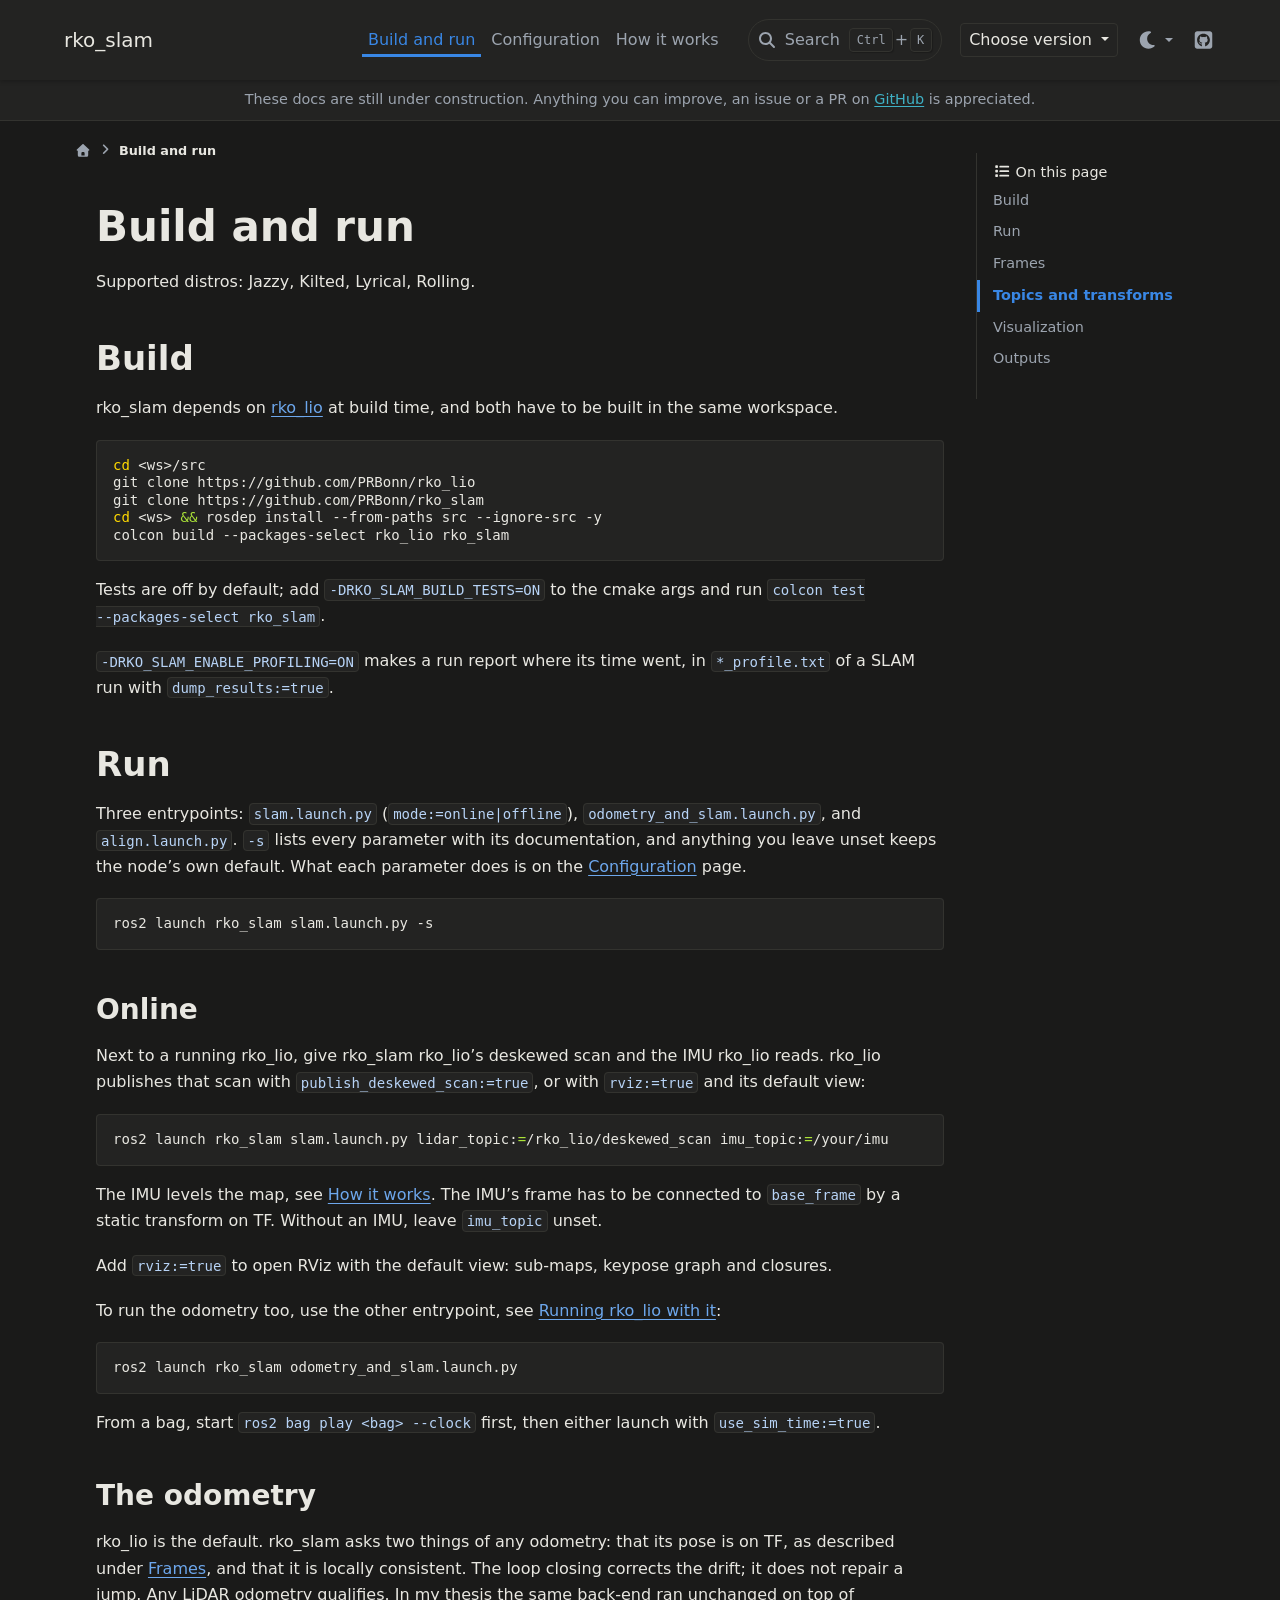
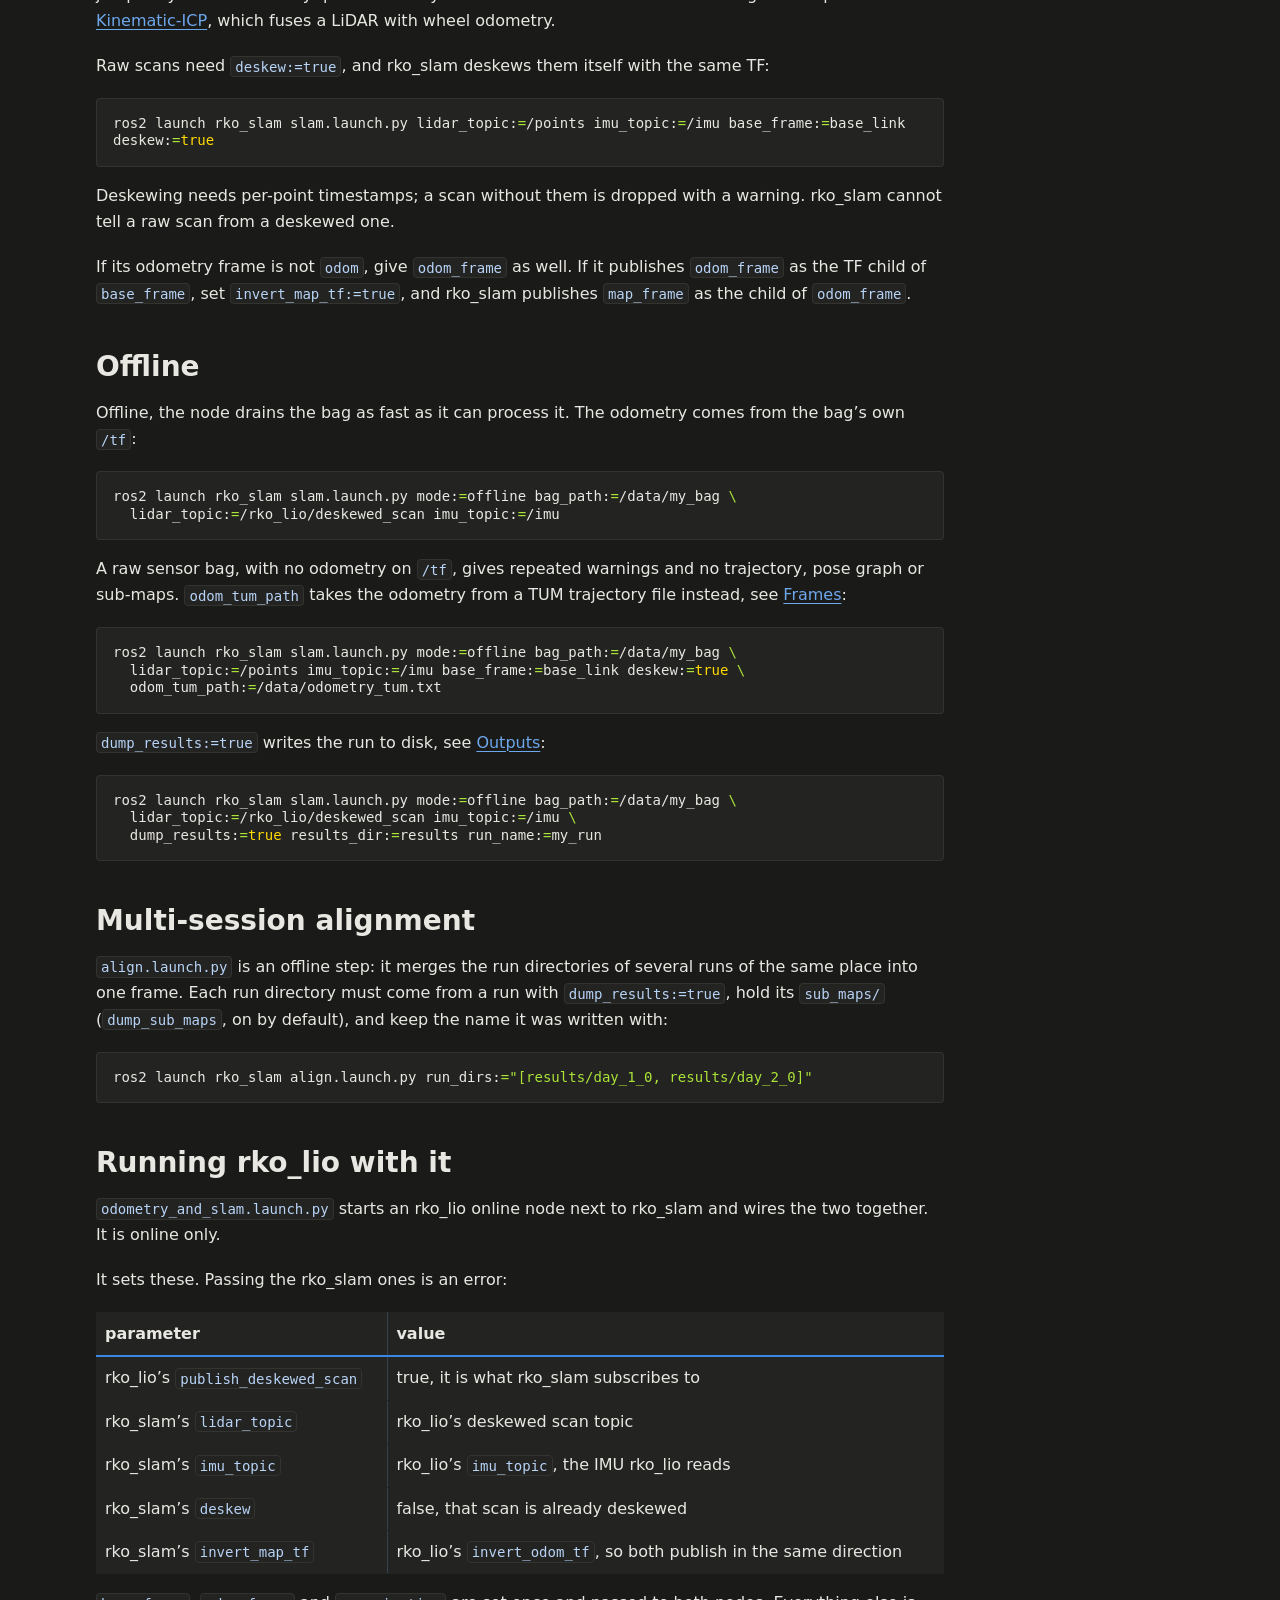
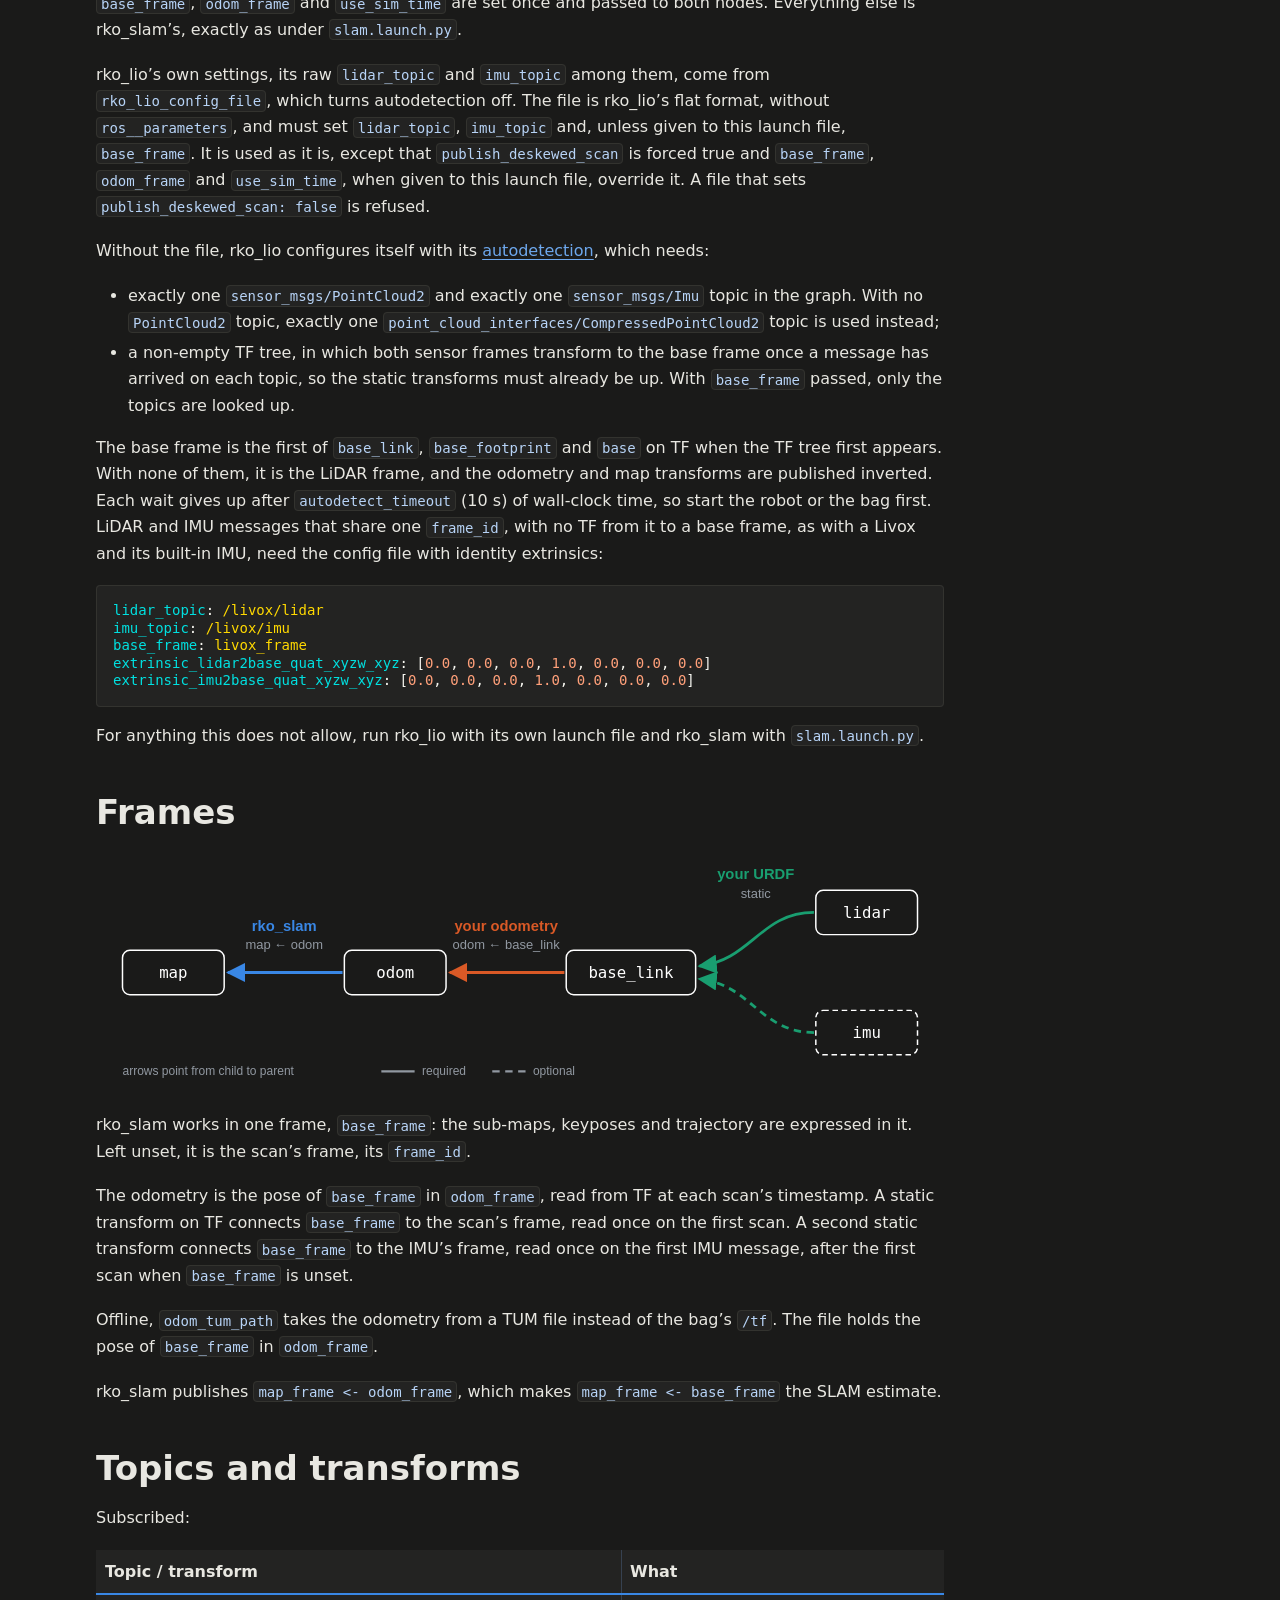
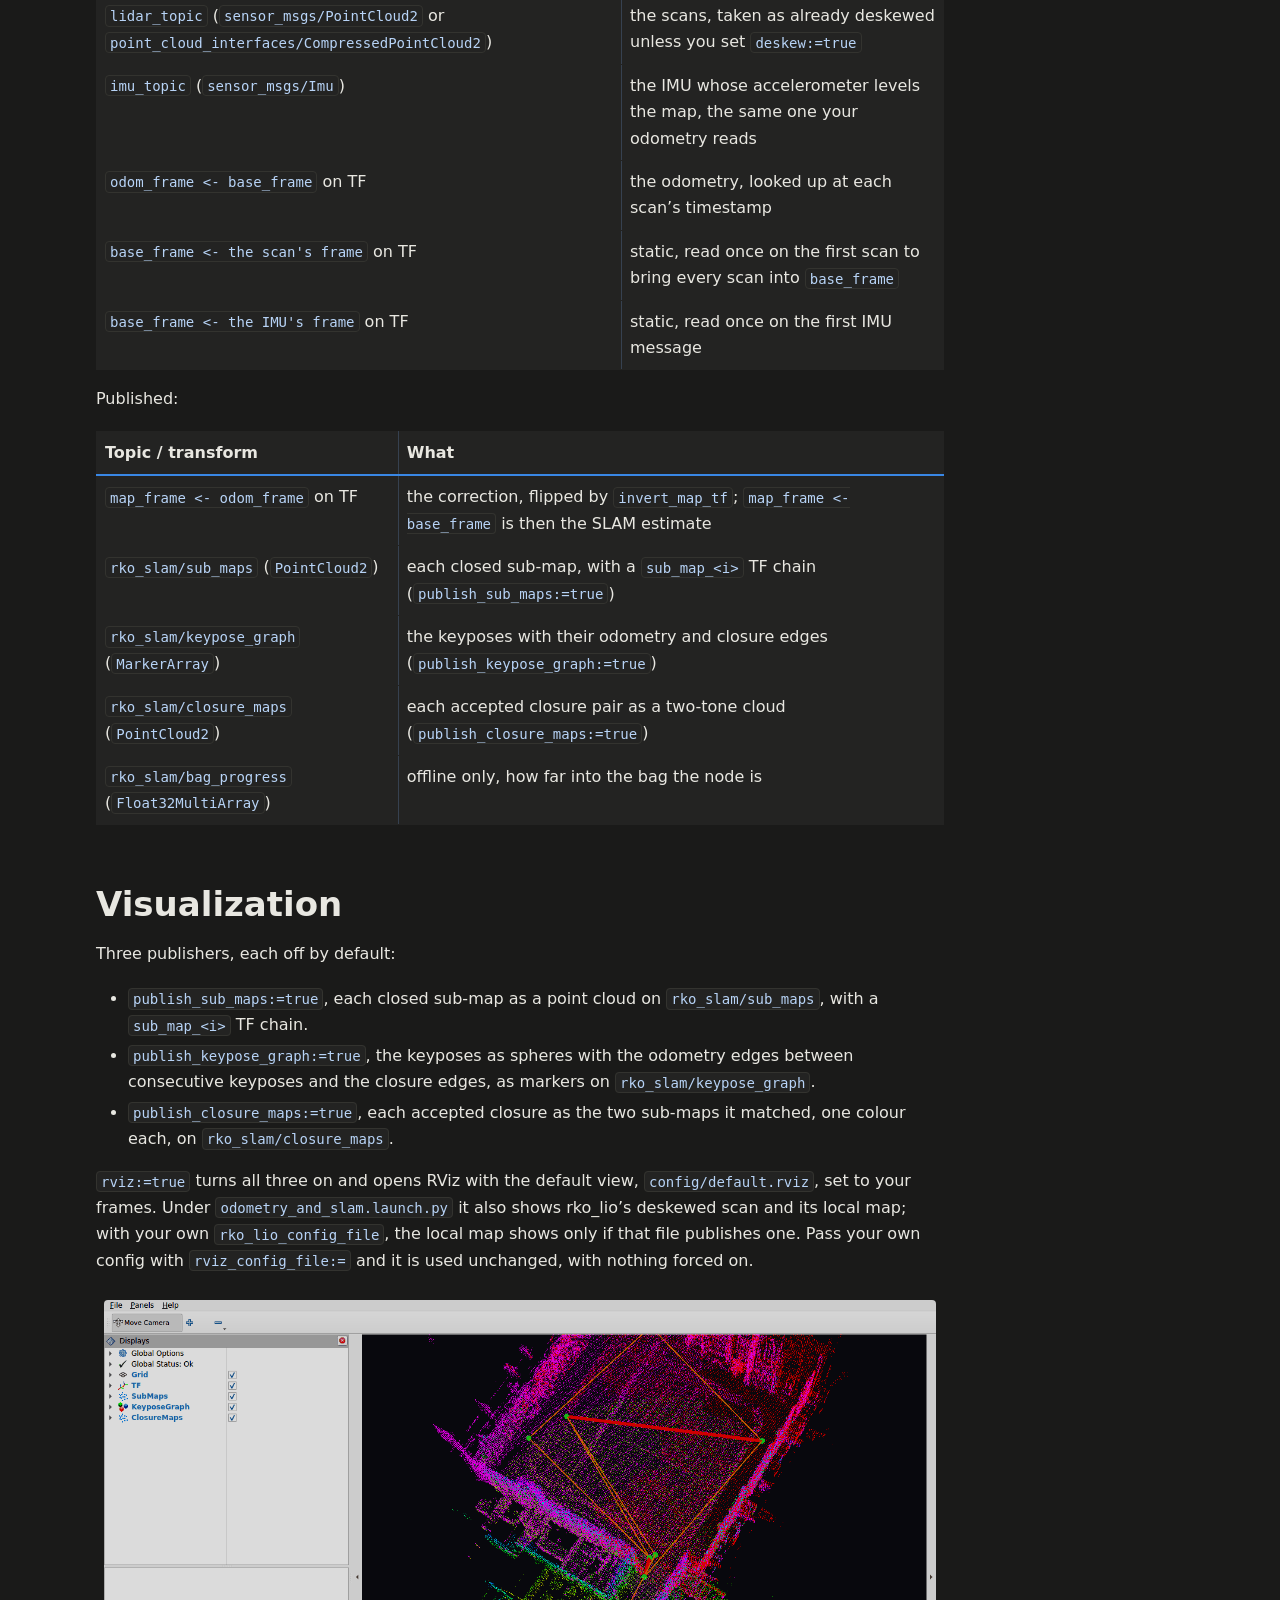
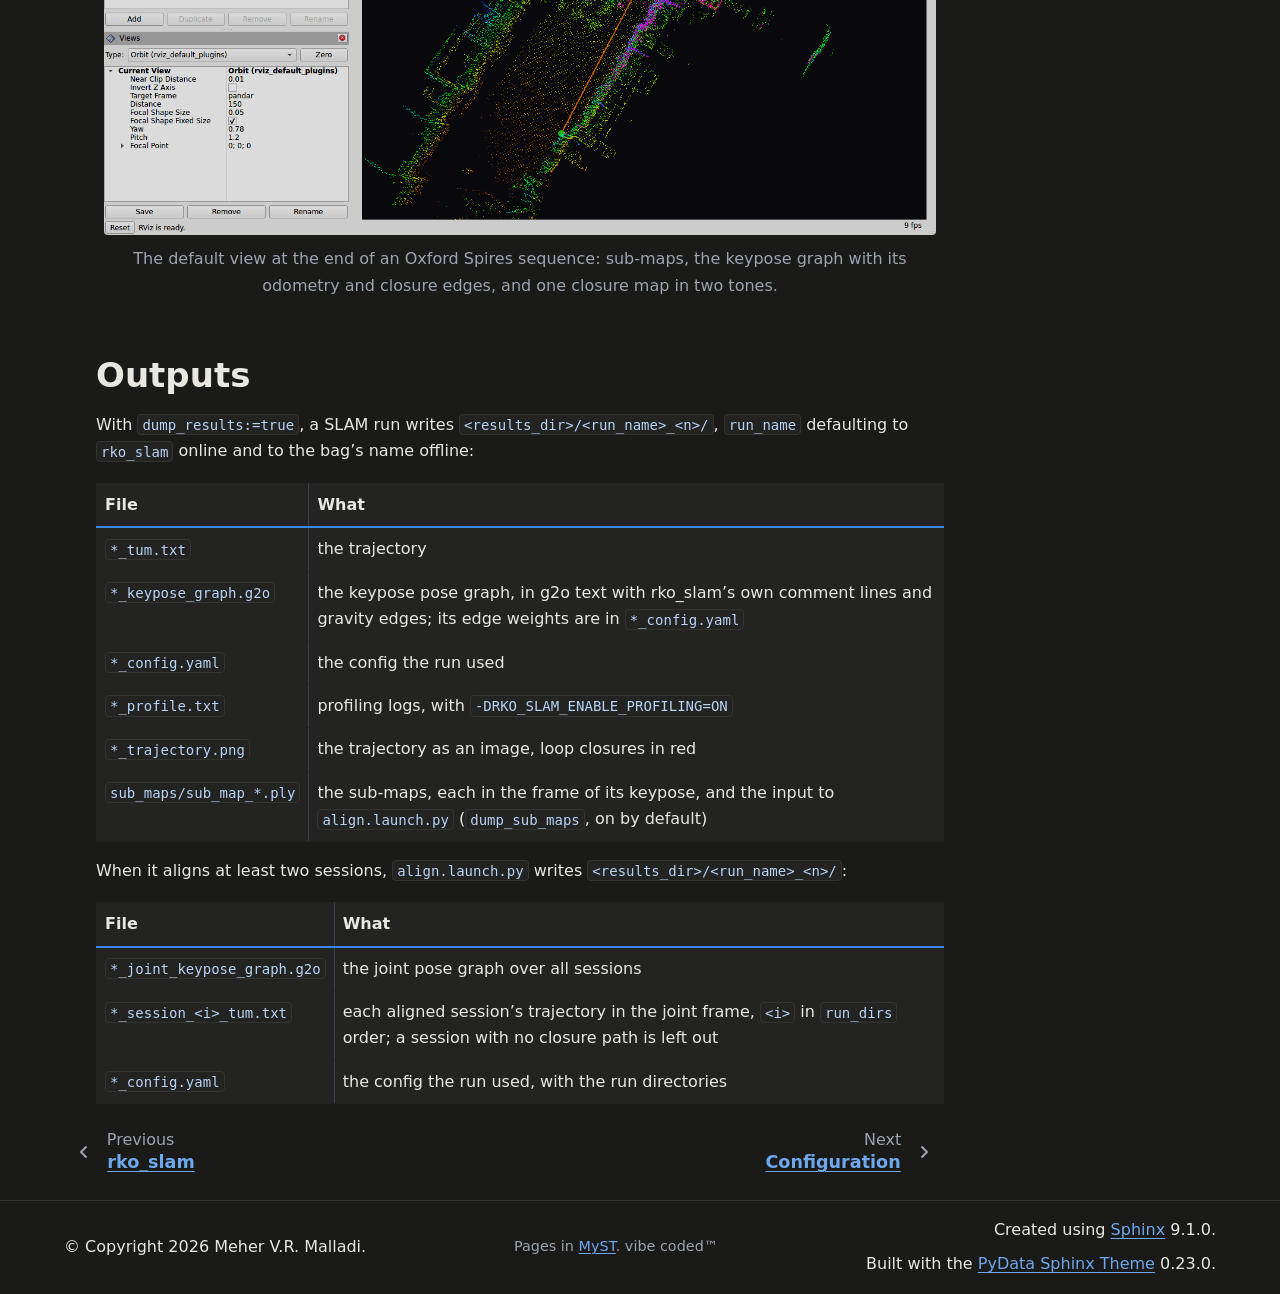
<file: v0.0.7/pages/build_and_run.html>
<!DOCTYPE html>


<html lang="en" data-content_root="../" data-theme="dark">

  <head>
    <meta charset="utf-8" />
    <meta name="viewport" content="width=device-width, initial-scale=1.0" /><meta name="viewport" content="width=device-width, initial-scale=1" />

    <title>Build and run &#8212; rko_slam: ROS2 LiDAR-inertial SLAM</title>
  
  
  
  <script data-cfasync="false">
    document.documentElement.dataset.mode = localStorage.getItem("mode") || "dark";
    document.documentElement.dataset.theme = localStorage.getItem("theme") || "dark";
  </script>
  <!--
    this give us a css class that will be invisible only if js is disabled
  -->
  <noscript>
    <style>
      .pst-js-only { display: none !important; }

    </style>
  </noscript>
  
  <!-- Loaded before other Sphinx assets -->
  <link href="../_static/styles/theme.css?digest=18bd87630a240e9c25be" rel="stylesheet" />
<link href="../_static/styles/pydata-sphinx-theme.css?digest=18bd87630a240e9c25be" rel="stylesheet" />

    <link rel="stylesheet" type="text/css" href="../_static/pygments.css?v=8f2a1f02" />
    <link rel="stylesheet" type="text/css" href="../_static/custom.css?v=0a4a0d38" />
  
  <!-- So that users can add custom icons -->
  <script defer src="../_static/scripts/fontawesome.js?digest=18bd87630a240e9c25be"></script>
  <!-- Pre-loaded scripts that we'll load fully later -->
  <link rel="preload" as="script" href="../_static/scripts/bootstrap.js?digest=18bd87630a240e9c25be" />
<link rel="preload" as="script" href="../_static/scripts/pydata-sphinx-theme.js?digest=18bd87630a240e9c25be" />

    <script src="../_static/documentation_options.js?v=bbaf98b3"></script>
    <script src="../_static/doctools.js?v=fd6eb6e6"></script>
    <script src="../_static/sphinx_highlight.js?v=6ffebe34"></script>
    <script>DOCUMENTATION_OPTIONS.pagename = 'pages/build_and_run';</script>
    <script>
        DOCUMENTATION_OPTIONS.theme_version = '0.23.0';
        DOCUMENTATION_OPTIONS.theme_switcher_json_url = 'https://prbonn.github.io/rko_slam/switcher.json';
        DOCUMENTATION_OPTIONS.theme_switcher_version_match = '0.0.7';
        DOCUMENTATION_OPTIONS.show_version_warning_banner =
            true;
        </script>
    <script>DOCUMENTATION_OPTIONS.search_as_you_type = false;</script>
    <link rel="canonical" href="https://prbonn.github.io/rko_slam/master/pages/build_and_run.html" />
    <link rel="index" title="Index" href="../genindex.html" />
    <link rel="search" title="Search" href="../search.html" />
    <link rel="next" title="Configuration" href="configuration.html" />
    <link rel="prev" title="rko_slam" href="../index.html" />
  <meta name="viewport" content="width=device-width, initial-scale=1"/>
  <meta name="color-scheme" content="light dark"/>
  <meta name="docsearch:language" content="en"/>
  <meta name="docsearch:version" content="0.0.7" />
  
    
    <script src="../_static/searchtools.js"></script>
    <script src="../_static/language_data.js"></script>
    <script src="../searchindex.js"></script>
  
  </head>
  <body data-default-mode="dark">
  
  
  <div id="pst-skip-link" class="skip-link d-print-none"><a href="#main-content">Skip to main content</a></div>

  
  <div id="pst-scroll-pixel-helper"></div>
  
  <button type="button" class="btn rounded-pill" id="pst-back-to-top">
    <i class="fa-solid fa-arrow-up"></i>Back to top</button>
  
  
  
  
  <dialog id="pst-search-dialog">
    
<form class="bd-search d-flex align-items-center"
      action="../search.html"
      method="get">
  <i class="fa-solid fa-magnifying-glass"></i>
  <input type="search"
         class="form-control"
         name="q"
         placeholder="Search the docs ..."
         aria-label="Search the docs ..."
         autocomplete="off"
         autocorrect="off"
         autocapitalize="off"
         spellcheck="false"/>
  <span class="search-button__kbd-shortcut"><kbd class="kbd-shortcut__modifier">Ctrl</kbd>+<kbd>K</kbd></span>
</form>
  </dialog>

  <div class="pst-async-banner-revealer d-none">
  <aside id="bd-header-version-warning" class="d-none d-print-none" aria-label="Version warning"></aside>
</div>
<aside class="bd-header-announcement" aria-label="Announcement">
  <div class="bd-header-announcement__content">These docs are still under construction. Anything you can improve, an issue or a PR on <a href="https://github.com/PRBonn/rko_slam">GitHub</a> is appreciated.</div>
</aside>

  
    <header id="pst-header" class="bd-header navbar navbar-expand-lg bd-navbar d-print-none">
<div class="bd-header__inner bd-page-width">
  <button type="button" class="pst-navbar-icon sidebar-toggle primary-toggle" aria-label="Site navigation">
    <span class="fa-solid fa-bars"></span>
  </button>
  
  
  <div class="col-lg-3 navbar-header-items__start">
    
      <div class="navbar-item">

  
    
  

<a class="navbar-brand logo" href="../index.html">
  
  
  
  
  
  
    <p class="title logo__title">rko_slam</p>
  
</a></div>
    
  </div>
  
  <div class="col-lg-9 navbar-header-items">
    
    <div class="me-auto navbar-header-items__center">
      
        <div class="navbar-item">
<nav>
  <ul class="bd-navbar-elements navbar-nav">
    
<li class="nav-item current active">
  <a class="nav-link nav-internal" href="#" aria-current="page">
    Build and run
  </a>
</li>


<li class="nav-item ">
  <a class="nav-link nav-internal" href="configuration.html">
    Configuration
  </a>
</li>


<li class="nav-item ">
  <a class="nav-link nav-internal" href="how_it_works.html">
    How it works
  </a>
</li>

  </ul>
</nav></div>
      
    </div>
    
    
    <div class="navbar-header-items__end">
      
        <div class="navbar-item navbar-persistent--container">
          

<button type="button" class="btn search-button-field search-button__button pst-js-only" title="Search" aria-label="Search" data-bs-placement="bottom" data-bs-toggle="tooltip">
 <i class="fa-solid fa-magnifying-glass"></i>
 <span class="search-button__default-text">Search</span>
 <span class="search-button__kbd-shortcut"><kbd class="kbd-shortcut__modifier">Ctrl</kbd>+<kbd class="kbd-shortcut__modifier">K</kbd></span>
</button>
        </div>
      
      
        <div class="navbar-item">
<div class="version-switcher__container dropdown pst-js-only">
  <button id="pst-version-switcher-button-2"
    type="button"
    class="version-switcher__button btn btn-sm dropdown-toggle"
    data-bs-toggle="dropdown"
    aria-haspopup="listbox"
    aria-controls="pst-version-switcher-list-2"
    aria-label="Version switcher list"
  >
    Choose version  <!-- this text may get changed later by javascript -->
    <span class="caret"></span>
  </button>
  <div id="pst-version-switcher-list-2"
    class="version-switcher__menu dropdown-menu list-group-flush py-0"
    role="listbox" aria-labelledby="pst-version-switcher-button-2">
    <!-- dropdown will be populated by javascript on page load -->
  </div>
</div></div>
      
        <div class="navbar-item">

<div class="theme-switch-container dropdown pst-js-only" data-bs-toggle="tooltip" data-bs-placement="bottom" title="Color mode">
  <button type="button" class="btn btn-sm nav-link pst-navbar-icon theme-switch-button dropdown-toggle" aria-label="Color mode" data-bs-toggle="dropdown">
    <i class="theme-switch fa-solid fa-sun fa-lg fa-fw" data-mode="light" title="Light"></i>
    <i class="theme-switch fa-solid fa-moon fa-lg fa-fw" data-mode="dark" title="Dark"></i>
    <i class="theme-switch fa-solid fa-circle-half-stroke fa-lg fa-fw" data-mode="auto" title="System Settings"></i>
  </button>
  <ul class="dropdown-menu dropdown-menu-end">
    <li><button type="button" class="dropdown-item d-flex align-items-center theme-change-button" data-mode="auto"><i class="fa-solid fa-circle-half-stroke fa-lg fa-fw me-1"></i>System Settings</button></li>
    <li><button type="button" class="dropdown-item d-flex align-items-center theme-change-button" data-mode="light"><i class="fa-solid fa-sun fa-lg fa-fw me-1"></i>Light</button></li>
    <li><button type="button" class="dropdown-item d-flex align-items-center theme-change-button" data-mode="dark"><i class="fa-solid fa-moon fa-lg fa-fw me-1"></i>Dark</button></li>
  </ul>
</div></div>
      
        <div class="navbar-item"><ul class="navbar-icon-links"
    aria-label="Icon Links">
        <li class="nav-item">
          
          
          
          
          
          
          
          
          <a href="https://github.com/PRBonn/rko_slam" title="GitHub" class="nav-link pst-navbar-icon" rel="noopener" target="_blank" data-bs-toggle="tooltip" data-bs-placement="bottom"><i class="fa-brands fa-square-github fa-lg" aria-hidden="true"></i><span class="visually-hidden">GitHub</span></a>
        </li>
</ul></div>
      
    </div>
    
  </div>
  
  
    <div class="navbar-persistent--mobile">

<button type="button" class="btn search-button-field search-button__button pst-js-only" title="Search" aria-label="Search" data-bs-placement="bottom" data-bs-toggle="tooltip">
 <i class="fa-solid fa-magnifying-glass"></i>
 <span class="search-button__default-text">Search</span>
 <span class="search-button__kbd-shortcut"><kbd class="kbd-shortcut__modifier">Ctrl</kbd>+<kbd class="kbd-shortcut__modifier">K</kbd></span>
</button>
    </div>
  

  
    <button type="button" class="pst-navbar-icon sidebar-toggle secondary-toggle" aria-label="On this page">
      <span class="fa-solid fa-outdent"></span>
    </button>
  
</div>

    </header>
  

  <div class="bd-container">
    <div class="bd-container__inner bd-page-width">
      
      
      
      <dialog id="pst-primary-sidebar-modal"></dialog>
      <div id="pst-primary-sidebar" class="bd-sidebar-primary bd-sidebar hide-on-wide">
        

  
  <div class="sidebar-header-items sidebar-primary__section">
    
    
      <div class="sidebar-header-items__center">
        
          
          
            <div class="navbar-item">
<nav>
  <ul class="bd-navbar-elements navbar-nav">
    
<li class="nav-item current active">
  <a class="nav-link nav-internal" href="#" aria-current="page">
    Build and run
  </a>
</li>


<li class="nav-item ">
  <a class="nav-link nav-internal" href="configuration.html">
    Configuration
  </a>
</li>


<li class="nav-item ">
  <a class="nav-link nav-internal" href="how_it_works.html">
    How it works
  </a>
</li>

  </ul>
</nav></div>
          
        
      </div>
    
    
    
      <div class="sidebar-header-items__end">
        
          <div class="navbar-item">
<div class="version-switcher__container dropdown pst-js-only">
  <button id="pst-version-switcher-button-3"
    type="button"
    class="version-switcher__button btn btn-sm dropdown-toggle"
    data-bs-toggle="dropdown"
    aria-haspopup="listbox"
    aria-controls="pst-version-switcher-list-3"
    aria-label="Version switcher list"
  >
    Choose version  <!-- this text may get changed later by javascript -->
    <span class="caret"></span>
  </button>
  <div id="pst-version-switcher-list-3"
    class="version-switcher__menu dropdown-menu list-group-flush py-0"
    role="listbox" aria-labelledby="pst-version-switcher-button-3">
    <!-- dropdown will be populated by javascript on page load -->
  </div>
</div></div>
        
          <div class="navbar-item">

<div class="theme-switch-container dropdown pst-js-only" data-bs-toggle="tooltip" data-bs-placement="bottom" title="Color mode">
  <button type="button" class="btn btn-sm nav-link pst-navbar-icon theme-switch-button dropdown-toggle" aria-label="Color mode" data-bs-toggle="dropdown">
    <i class="theme-switch fa-solid fa-sun fa-lg fa-fw" data-mode="light" title="Light"></i>
    <i class="theme-switch fa-solid fa-moon fa-lg fa-fw" data-mode="dark" title="Dark"></i>
    <i class="theme-switch fa-solid fa-circle-half-stroke fa-lg fa-fw" data-mode="auto" title="System Settings"></i>
  </button>
  <ul class="dropdown-menu dropdown-menu-end">
    <li><button type="button" class="dropdown-item d-flex align-items-center theme-change-button" data-mode="auto"><i class="fa-solid fa-circle-half-stroke fa-lg fa-fw me-1"></i>System Settings</button></li>
    <li><button type="button" class="dropdown-item d-flex align-items-center theme-change-button" data-mode="light"><i class="fa-solid fa-sun fa-lg fa-fw me-1"></i>Light</button></li>
    <li><button type="button" class="dropdown-item d-flex align-items-center theme-change-button" data-mode="dark"><i class="fa-solid fa-moon fa-lg fa-fw me-1"></i>Dark</button></li>
  </ul>
</div></div>
        
          <div class="navbar-item"><ul class="navbar-icon-links"
    aria-label="Icon Links">
        <li class="nav-item">
          
          
          
          
          
          
          
          
          <a href="https://github.com/PRBonn/rko_slam" title="GitHub" class="nav-link pst-navbar-icon" rel="noopener" target="_blank" data-bs-toggle="tooltip" data-bs-placement="bottom"><i class="fa-brands fa-square-github fa-lg" aria-hidden="true"></i><span class="visually-hidden">GitHub</span></a>
        </li>
</ul></div>
        
      </div>
    
  </div>
  
  
  <div class="sidebar-primary-items__end sidebar-primary__section">
      <div class="sidebar-primary-item">
<div id="ethical-ad-placement"
      class="flat"
      data-ea-publisher="readthedocs"
      data-ea-type="readthedocs-sidebar"
      data-ea-manual="true">
</div></div>
  </div>


      </div>
      
      <main id="main-content" class="bd-main" role="main">
        
        
          <div class="bd-content">
            <div class="bd-article-container">
              
              <div class="bd-header-article d-print-none">
<div class="header-article-items header-article__inner">
  
    <div class="header-article-items__start">
      
        <div class="header-article-item">

<nav aria-label="Breadcrumb" class="d-print-none">
  <ul class="bd-breadcrumbs">
    
    <li class="breadcrumb-item breadcrumb-home">
      <a href="../index.html" class="nav-link" aria-label="Home">
        <i class="fa-solid fa-home"></i>
      </a>
    </li>
    <li class="breadcrumb-item active" aria-current="page"><span class="ellipsis">Build and run</span></li>
  </ul>
</nav>
</div>
      
    </div>
  
  
</div>
</div>
              
              
              
                
<div id="searchbox"></div>
                <article class="bd-article">
                  
  <section id="build-and-run">
<h1>Build and run<a class="headerlink" href="#build-and-run" title="Link to this heading">#</a></h1>
<p>Supported distros: Jazzy, Kilted, Lyrical, Rolling.</p>
<section id="build">
<h2>Build<a class="headerlink" href="#build" title="Link to this heading">#</a></h2>
<p>rko_slam depends on <a class="reference external" href="https://github.com/PRBonn/rko_lio">rko_lio</a> at build time, and both have to be built in the same
workspace.</p>
<div class="highlight-bash notranslate"><div class="highlight"><pre><span></span><span class="nb">cd</span><span class="w"> </span>&lt;ws&gt;/src
git<span class="w"> </span>clone<span class="w"> </span>https://github.com/PRBonn/rko_lio
git<span class="w"> </span>clone<span class="w"> </span>https://github.com/PRBonn/rko_slam
<span class="nb">cd</span><span class="w"> </span>&lt;ws&gt;<span class="w"> </span><span class="o">&amp;&amp;</span><span class="w"> </span>rosdep<span class="w"> </span>install<span class="w"> </span>--from-paths<span class="w"> </span>src<span class="w"> </span>--ignore-src<span class="w"> </span>-y
colcon<span class="w"> </span>build<span class="w"> </span>--packages-select<span class="w"> </span>rko_lio<span class="w"> </span>rko_slam
</pre></div>
</div>
<p>Tests are off by default; add <code class="docutils literal notranslate"><span class="pre">-DRKO_SLAM_BUILD_TESTS=ON</span></code> to the cmake args and run
<code class="docutils literal notranslate"><span class="pre">colcon</span> <span class="pre">test</span> <span class="pre">--packages-select</span> <span class="pre">rko_slam</span></code>.</p>
<p><code class="docutils literal notranslate"><span class="pre">-DRKO_SLAM_ENABLE_PROFILING=ON</span></code> makes a run report where its time went, in <code class="docutils literal notranslate"><span class="pre">*_profile.txt</span></code> of a SLAM run with
<code class="docutils literal notranslate"><span class="pre">dump_results:=true</span></code>.</p>
</section>
<section id="run">
<h2>Run<a class="headerlink" href="#run" title="Link to this heading">#</a></h2>
<p>Three entrypoints: <code class="docutils literal notranslate"><span class="pre">slam.launch.py</span></code> (<code class="docutils literal notranslate"><span class="pre">mode:=online|offline</span></code>), <code class="docutils literal notranslate"><span class="pre">odometry_and_slam.launch.py</span></code>, and <code class="docutils literal notranslate"><span class="pre">align.launch.py</span></code>. <code class="docutils literal notranslate"><span class="pre">-s</span></code>
lists every parameter with its documentation, and anything you leave unset keeps the node’s own default. What each
parameter does is on the <a class="reference internal" href="configuration.html"><span class="doc">Configuration</span></a> page.</p>
<div class="highlight-bash notranslate"><div class="highlight"><pre><span></span>ros2<span class="w"> </span>launch<span class="w"> </span>rko_slam<span class="w"> </span>slam.launch.py<span class="w"> </span>-s
</pre></div>
</div>
<section id="online">
<h3>Online<a class="headerlink" href="#online" title="Link to this heading">#</a></h3>
<p>Next to a running rko_lio, give rko_slam rko_lio’s deskewed scan and the IMU rko_lio reads. rko_lio publishes that scan
with <code class="docutils literal notranslate"><span class="pre">publish_deskewed_scan:=true</span></code>, or with <code class="docutils literal notranslate"><span class="pre">rviz:=true</span></code> and its default view:</p>
<div class="highlight-bash notranslate"><div class="highlight"><pre><span></span>ros2<span class="w"> </span>launch<span class="w"> </span>rko_slam<span class="w"> </span>slam.launch.py<span class="w"> </span>lidar_topic:<span class="o">=</span>/rko_lio/deskewed_scan<span class="w"> </span>imu_topic:<span class="o">=</span>/your/imu
</pre></div>
</div>
<p>The IMU levels the map, see <a class="reference internal" href="how_it_works.html"><span class="doc">How it works</span></a>. The IMU’s frame has to be connected to <code class="docutils literal notranslate"><span class="pre">base_frame</span></code> by a
static transform on TF. Without an IMU, leave <code class="docutils literal notranslate"><span class="pre">imu_topic</span></code> unset.</p>
<p>Add <code class="docutils literal notranslate"><span class="pre">rviz:=true</span></code> to open RViz with the default view: sub-maps, keypose graph and closures.</p>
<p>To run the odometry too, use the other entrypoint, see <a class="reference internal" href="#running-rko-lio-with-it">Running rko_lio with it</a>:</p>
<div class="highlight-bash notranslate"><div class="highlight"><pre><span></span>ros2<span class="w"> </span>launch<span class="w"> </span>rko_slam<span class="w"> </span>odometry_and_slam.launch.py
</pre></div>
</div>
<p>From a bag, start <code class="docutils literal notranslate"><span class="pre">ros2</span> <span class="pre">bag</span> <span class="pre">play</span> <span class="pre">&lt;bag&gt;</span> <span class="pre">--clock</span></code> first, then either launch with <code class="docutils literal notranslate"><span class="pre">use_sim_time:=true</span></code>.</p>
</section>
<section id="the-odometry">
<h3>The odometry<a class="headerlink" href="#the-odometry" title="Link to this heading">#</a></h3>
<p>rko_lio is the default. rko_slam asks two things of any odometry: that its pose is on TF, as described under
<a class="reference internal" href="#frames">Frames</a>, and that it is locally consistent. The loop closing corrects the drift; it does not repair a jump.
Any LiDAR odometry qualifies. In my thesis the same back-end ran unchanged on top of
<a class="reference external" href="https://github.com/PRBonn/kinematic-icp">Kinematic-ICP</a>, which fuses a LiDAR with wheel odometry.</p>
<p>Raw scans need <code class="docutils literal notranslate"><span class="pre">deskew:=true</span></code>, and rko_slam deskews them itself with the same TF:</p>
<div class="highlight-bash notranslate"><div class="highlight"><pre><span></span>ros2<span class="w"> </span>launch<span class="w"> </span>rko_slam<span class="w"> </span>slam.launch.py<span class="w"> </span>lidar_topic:<span class="o">=</span>/points<span class="w"> </span>imu_topic:<span class="o">=</span>/imu<span class="w"> </span>base_frame:<span class="o">=</span>base_link<span class="w"> </span>deskew:<span class="o">=</span><span class="nb">true</span>
</pre></div>
</div>
<p>Deskewing needs per-point timestamps; a scan without them is dropped with a warning. rko_slam cannot tell a raw scan
from a deskewed one.</p>
<p>If its odometry frame is not <code class="docutils literal notranslate"><span class="pre">odom</span></code>, give <code class="docutils literal notranslate"><span class="pre">odom_frame</span></code> as well. If it publishes <code class="docutils literal notranslate"><span class="pre">odom_frame</span></code> as the TF child of
<code class="docutils literal notranslate"><span class="pre">base_frame</span></code>, set <code class="docutils literal notranslate"><span class="pre">invert_map_tf:=true</span></code>, and rko_slam publishes <code class="docutils literal notranslate"><span class="pre">map_frame</span></code> as the child of <code class="docutils literal notranslate"><span class="pre">odom_frame</span></code>.</p>
</section>
<section id="offline">
<h3>Offline<a class="headerlink" href="#offline" title="Link to this heading">#</a></h3>
<p>Offline, the node drains the bag as fast as it can process it. The odometry comes from the bag’s own <code class="docutils literal notranslate"><span class="pre">/tf</span></code>:</p>
<div class="highlight-bash notranslate"><div class="highlight"><pre><span></span>ros2<span class="w"> </span>launch<span class="w"> </span>rko_slam<span class="w"> </span>slam.launch.py<span class="w"> </span>mode:<span class="o">=</span>offline<span class="w"> </span>bag_path:<span class="o">=</span>/data/my_bag<span class="w"> </span><span class="se">\</span>
<span class="w">  </span>lidar_topic:<span class="o">=</span>/rko_lio/deskewed_scan<span class="w"> </span>imu_topic:<span class="o">=</span>/imu
</pre></div>
</div>
<p>A raw sensor bag, with no odometry on <code class="docutils literal notranslate"><span class="pre">/tf</span></code>, gives repeated warnings and no trajectory, pose graph or sub-maps.
<code class="docutils literal notranslate"><span class="pre">odom_tum_path</span></code> takes the odometry from a TUM trajectory file instead, see <a class="reference internal" href="#frames">Frames</a>:</p>
<div class="highlight-bash notranslate"><div class="highlight"><pre><span></span>ros2<span class="w"> </span>launch<span class="w"> </span>rko_slam<span class="w"> </span>slam.launch.py<span class="w"> </span>mode:<span class="o">=</span>offline<span class="w"> </span>bag_path:<span class="o">=</span>/data/my_bag<span class="w"> </span><span class="se">\</span>
<span class="w">  </span>lidar_topic:<span class="o">=</span>/points<span class="w"> </span>imu_topic:<span class="o">=</span>/imu<span class="w"> </span>base_frame:<span class="o">=</span>base_link<span class="w"> </span>deskew:<span class="o">=</span><span class="nb">true</span><span class="w"> </span><span class="se">\</span>
<span class="w">  </span>odom_tum_path:<span class="o">=</span>/data/odometry_tum.txt
</pre></div>
</div>
<p><code class="docutils literal notranslate"><span class="pre">dump_results:=true</span></code> writes the run to disk, see <a class="reference internal" href="#outputs">Outputs</a>:</p>
<div class="highlight-bash notranslate"><div class="highlight"><pre><span></span>ros2<span class="w"> </span>launch<span class="w"> </span>rko_slam<span class="w"> </span>slam.launch.py<span class="w"> </span>mode:<span class="o">=</span>offline<span class="w"> </span>bag_path:<span class="o">=</span>/data/my_bag<span class="w"> </span><span class="se">\</span>
<span class="w">  </span>lidar_topic:<span class="o">=</span>/rko_lio/deskewed_scan<span class="w"> </span>imu_topic:<span class="o">=</span>/imu<span class="w"> </span><span class="se">\</span>
<span class="w">  </span>dump_results:<span class="o">=</span><span class="nb">true</span><span class="w"> </span>results_dir:<span class="o">=</span>results<span class="w"> </span>run_name:<span class="o">=</span>my_run
</pre></div>
</div>
</section>
<section id="multi-session-alignment">
<h3>Multi-session alignment<a class="headerlink" href="#multi-session-alignment" title="Link to this heading">#</a></h3>
<p><code class="docutils literal notranslate"><span class="pre">align.launch.py</span></code> is an offline step: it merges the run directories of several runs of the same place into one frame.
Each run directory must come from a run with <code class="docutils literal notranslate"><span class="pre">dump_results:=true</span></code>, hold its <code class="docutils literal notranslate"><span class="pre">sub_maps/</span></code> (<code class="docutils literal notranslate"><span class="pre">dump_sub_maps</span></code>, on by
default), and keep the name it was written with:</p>
<div class="highlight-bash notranslate"><div class="highlight"><pre><span></span>ros2<span class="w"> </span>launch<span class="w"> </span>rko_slam<span class="w"> </span>align.launch.py<span class="w"> </span>run_dirs:<span class="o">=</span><span class="s2">"[results/day_1_0, results/day_2_0]"</span>
</pre></div>
</div>
</section>
<section id="running-rko-lio-with-it">
<h3>Running rko_lio with it<a class="headerlink" href="#running-rko-lio-with-it" title="Link to this heading">#</a></h3>
<p><code class="docutils literal notranslate"><span class="pre">odometry_and_slam.launch.py</span></code> starts an rko_lio online node next to rko_slam and wires the two together. It is online
only.</p>
<p>It sets these. Passing the rko_slam ones is an error:</p>
<div class="pst-scrollable-table-container"><table class="table">
<thead>
<tr class="row-odd"><th class="head"><p>parameter</p></th>
<th class="head"><p>value</p></th>
</tr>
</thead>
<tbody>
<tr class="row-even"><td><p>rko_lio’s <code class="docutils literal notranslate"><span class="pre">publish_deskewed_scan</span></code></p></td>
<td><p>true, it is what rko_slam subscribes to</p></td>
</tr>
<tr class="row-odd"><td><p>rko_slam’s <code class="docutils literal notranslate"><span class="pre">lidar_topic</span></code></p></td>
<td><p>rko_lio’s deskewed scan topic</p></td>
</tr>
<tr class="row-even"><td><p>rko_slam’s <code class="docutils literal notranslate"><span class="pre">imu_topic</span></code></p></td>
<td><p>rko_lio’s <code class="docutils literal notranslate"><span class="pre">imu_topic</span></code>, the IMU rko_lio reads</p></td>
</tr>
<tr class="row-odd"><td><p>rko_slam’s <code class="docutils literal notranslate"><span class="pre">deskew</span></code></p></td>
<td><p>false, that scan is already deskewed</p></td>
</tr>
<tr class="row-even"><td><p>rko_slam’s <code class="docutils literal notranslate"><span class="pre">invert_map_tf</span></code></p></td>
<td><p>rko_lio’s <code class="docutils literal notranslate"><span class="pre">invert_odom_tf</span></code>, so both publish in the same direction</p></td>
</tr>
</tbody>
</table>
</div>
<p><code class="docutils literal notranslate"><span class="pre">base_frame</span></code>, <code class="docutils literal notranslate"><span class="pre">odom_frame</span></code> and <code class="docutils literal notranslate"><span class="pre">use_sim_time</span></code> are set once and passed to both nodes. Everything else is rko_slam’s,
exactly as under <code class="docutils literal notranslate"><span class="pre">slam.launch.py</span></code>.</p>
<p>rko_lio’s own settings, its raw <code class="docutils literal notranslate"><span class="pre">lidar_topic</span></code> and <code class="docutils literal notranslate"><span class="pre">imu_topic</span></code> among them, come from <code class="docutils literal notranslate"><span class="pre">rko_lio_config_file</span></code>, which turns
autodetection off. The file is rko_lio’s flat format, without <code class="docutils literal notranslate"><span class="pre">ros__parameters</span></code>, and must set <code class="docutils literal notranslate"><span class="pre">lidar_topic</span></code>, <code class="docutils literal notranslate"><span class="pre">imu_topic</span></code>
and, unless given to this launch file, <code class="docutils literal notranslate"><span class="pre">base_frame</span></code>. It is used as it is, except that <code class="docutils literal notranslate"><span class="pre">publish_deskewed_scan</span></code> is forced
true and <code class="docutils literal notranslate"><span class="pre">base_frame</span></code>, <code class="docutils literal notranslate"><span class="pre">odom_frame</span></code> and <code class="docutils literal notranslate"><span class="pre">use_sim_time</span></code>, when given to this launch file, override it. A file that sets
<code class="docutils literal notranslate"><span class="pre">publish_deskewed_scan:</span> <span class="pre">false</span></code> is refused.</p>
<p>Without the file, rko_lio configures itself with its
<a class="reference external" href="https://prbonn.github.io/rko_lio/pages/ros.html#launch-parameter-autodetection">autodetection</a>, which needs:</p>
<ul class="simple">
<li><p>exactly one <code class="docutils literal notranslate"><span class="pre">sensor_msgs/PointCloud2</span></code> and exactly one <code class="docutils literal notranslate"><span class="pre">sensor_msgs/Imu</span></code> topic in the graph. With no <code class="docutils literal notranslate"><span class="pre">PointCloud2</span></code>
topic, exactly one <code class="docutils literal notranslate"><span class="pre">point_cloud_interfaces/CompressedPointCloud2</span></code> topic is used instead;</p></li>
<li><p>a non-empty TF tree, in which both sensor frames transform to the base frame once a message has arrived on each topic,
so the static transforms must already be up. With <code class="docutils literal notranslate"><span class="pre">base_frame</span></code> passed, only the topics are looked up.</p></li>
</ul>
<p>The base frame is the first of <code class="docutils literal notranslate"><span class="pre">base_link</span></code>, <code class="docutils literal notranslate"><span class="pre">base_footprint</span></code> and <code class="docutils literal notranslate"><span class="pre">base</span></code> on TF when the TF tree first appears. With none
of them, it is the LiDAR frame, and the odometry and map transforms are published inverted. Each wait gives up after
<code class="docutils literal notranslate"><span class="pre">autodetect_timeout</span></code> (10 s) of wall-clock time, so start the robot or the bag first. LiDAR and IMU messages that share
one <code class="docutils literal notranslate"><span class="pre">frame_id</span></code>, with no TF from it to a base frame, as with a Livox and its built-in IMU, need the config file with
identity extrinsics:</p>
<div class="highlight-yaml notranslate"><div class="highlight"><pre><span></span><span class="nt">lidar_topic</span><span class="p">:</span><span class="w"> </span><span class="l l-Scalar l-Scalar-Plain">/livox/lidar</span>
<span class="nt">imu_topic</span><span class="p">:</span><span class="w"> </span><span class="l l-Scalar l-Scalar-Plain">/livox/imu</span>
<span class="nt">base_frame</span><span class="p">:</span><span class="w"> </span><span class="l l-Scalar l-Scalar-Plain">livox_frame</span>
<span class="nt">extrinsic_lidar2base_quat_xyzw_xyz</span><span class="p">:</span><span class="w"> </span><span class="p p-Indicator">[</span><span class="nv">0.0</span><span class="p p-Indicator">,</span><span class="w"> </span><span class="nv">0.0</span><span class="p p-Indicator">,</span><span class="w"> </span><span class="nv">0.0</span><span class="p p-Indicator">,</span><span class="w"> </span><span class="nv">1.0</span><span class="p p-Indicator">,</span><span class="w"> </span><span class="nv">0.0</span><span class="p p-Indicator">,</span><span class="w"> </span><span class="nv">0.0</span><span class="p p-Indicator">,</span><span class="w"> </span><span class="nv">0.0</span><span class="p p-Indicator">]</span>
<span class="nt">extrinsic_imu2base_quat_xyzw_xyz</span><span class="p">:</span><span class="w"> </span><span class="p p-Indicator">[</span><span class="nv">0.0</span><span class="p p-Indicator">,</span><span class="w"> </span><span class="nv">0.0</span><span class="p p-Indicator">,</span><span class="w"> </span><span class="nv">0.0</span><span class="p p-Indicator">,</span><span class="w"> </span><span class="nv">1.0</span><span class="p p-Indicator">,</span><span class="w"> </span><span class="nv">0.0</span><span class="p p-Indicator">,</span><span class="w"> </span><span class="nv">0.0</span><span class="p p-Indicator">,</span><span class="w"> </span><span class="nv">0.0</span><span class="p p-Indicator">]</span>
</pre></div>
</div>
<p>For anything this does not allow, run rko_lio with its own launch file and rko_slam with <code class="docutils literal notranslate"><span class="pre">slam.launch.py</span></code>.</p>
</section>
</section>
<section id="frames">
<h2>Frames<a class="headerlink" href="#frames" title="Link to this heading">#</a></h2>
<figure>
  <img class="only-dark" src="../_static/img/tf_tree_dark.svg" alt="The TF tree: rko_slam publishes map from odom, your odometry odom from base_link, your URDF base_link from the LiDAR and, dashed as optional, the IMU frame">
  <img class="only-light" src="../_static/img/tf_tree_light.svg" alt="The TF tree: rko_slam publishes map from odom, your odometry odom from base_link, your URDF base_link from the LiDAR and, dashed as optional, the IMU frame">
</figure>
<p>rko_slam works in one frame, <code class="docutils literal notranslate"><span class="pre">base_frame</span></code>: the sub-maps, keyposes and trajectory are expressed in it. Left unset, it is
the scan’s frame, its <code class="docutils literal notranslate"><span class="pre">frame_id</span></code>.</p>
<p>The odometry is the pose of <code class="docutils literal notranslate"><span class="pre">base_frame</span></code> in <code class="docutils literal notranslate"><span class="pre">odom_frame</span></code>, read from TF at each scan’s timestamp. A static transform on
TF connects <code class="docutils literal notranslate"><span class="pre">base_frame</span></code> to the scan’s frame, read once on the first scan. A second static transform connects
<code class="docutils literal notranslate"><span class="pre">base_frame</span></code> to the IMU’s frame, read once on the first IMU message, after the first scan when <code class="docutils literal notranslate"><span class="pre">base_frame</span></code> is unset.</p>
<p>Offline, <code class="docutils literal notranslate"><span class="pre">odom_tum_path</span></code> takes the odometry from a TUM file instead of the bag’s <code class="docutils literal notranslate"><span class="pre">/tf</span></code>. The file holds the pose of
<code class="docutils literal notranslate"><span class="pre">base_frame</span></code> in <code class="docutils literal notranslate"><span class="pre">odom_frame</span></code>.</p>
<p>rko_slam publishes <code class="docutils literal notranslate"><span class="pre">map_frame</span> <span class="pre">&lt;-</span> <span class="pre">odom_frame</span></code>, which makes <code class="docutils literal notranslate"><span class="pre">map_frame</span> <span class="pre">&lt;-</span> <span class="pre">base_frame</span></code> the SLAM estimate.</p>
</section>
<section id="topics-and-transforms">
<h2>Topics and transforms<a class="headerlink" href="#topics-and-transforms" title="Link to this heading">#</a></h2>
<p>Subscribed:</p>
<div class="pst-scrollable-table-container"><table class="table">
<thead>
<tr class="row-odd"><th class="head"><p>Topic / transform</p></th>
<th class="head"><p>What</p></th>
</tr>
</thead>
<tbody>
<tr class="row-even"><td><p><code class="docutils literal notranslate"><span class="pre">lidar_topic</span></code> (<code class="docutils literal notranslate"><span class="pre">sensor_msgs/PointCloud2</span></code> or <code class="docutils literal notranslate"><span class="pre">point_cloud_interfaces/CompressedPointCloud2</span></code>)</p></td>
<td><p>the scans, taken as already deskewed unless you set <code class="docutils literal notranslate"><span class="pre">deskew:=true</span></code></p></td>
</tr>
<tr class="row-odd"><td><p><code class="docutils literal notranslate"><span class="pre">imu_topic</span></code> (<code class="docutils literal notranslate"><span class="pre">sensor_msgs/Imu</span></code>)</p></td>
<td><p>the IMU whose accelerometer levels the map, the same one your odometry reads</p></td>
</tr>
<tr class="row-even"><td><p><code class="docutils literal notranslate"><span class="pre">odom_frame</span> <span class="pre">&lt;-</span> <span class="pre">base_frame</span></code> on TF</p></td>
<td><p>the odometry, looked up at each scan’s timestamp</p></td>
</tr>
<tr class="row-odd"><td><p><code class="docutils literal notranslate"><span class="pre">base_frame</span> <span class="pre">&lt;-</span> <span class="pre">the</span> <span class="pre">scan's</span> <span class="pre">frame</span></code> on TF</p></td>
<td><p>static, read once on the first scan to bring every scan into <code class="docutils literal notranslate"><span class="pre">base_frame</span></code></p></td>
</tr>
<tr class="row-even"><td><p><code class="docutils literal notranslate"><span class="pre">base_frame</span> <span class="pre">&lt;-</span> <span class="pre">the</span> <span class="pre">IMU's</span> <span class="pre">frame</span></code> on TF</p></td>
<td><p>static, read once on the first IMU message</p></td>
</tr>
</tbody>
</table>
</div>
<p>Published:</p>
<div class="pst-scrollable-table-container"><table class="table">
<thead>
<tr class="row-odd"><th class="head"><p>Topic / transform</p></th>
<th class="head"><p>What</p></th>
</tr>
</thead>
<tbody>
<tr class="row-even"><td><p><code class="docutils literal notranslate"><span class="pre">map_frame</span> <span class="pre">&lt;-</span> <span class="pre">odom_frame</span></code> on TF</p></td>
<td><p>the correction, flipped by <code class="docutils literal notranslate"><span class="pre">invert_map_tf</span></code>; <code class="docutils literal notranslate"><span class="pre">map_frame</span> <span class="pre">&lt;-</span> <span class="pre">base_frame</span></code> is then the SLAM estimate</p></td>
</tr>
<tr class="row-odd"><td><p><code class="docutils literal notranslate"><span class="pre">rko_slam/sub_maps</span></code> (<code class="docutils literal notranslate"><span class="pre">PointCloud2</span></code>)</p></td>
<td><p>each closed sub-map, with a <code class="docutils literal notranslate"><span class="pre">sub_map_&lt;i&gt;</span></code> TF chain (<code class="docutils literal notranslate"><span class="pre">publish_sub_maps:=true</span></code>)</p></td>
</tr>
<tr class="row-even"><td><p><code class="docutils literal notranslate"><span class="pre">rko_slam/keypose_graph</span></code> (<code class="docutils literal notranslate"><span class="pre">MarkerArray</span></code>)</p></td>
<td><p>the keyposes with their odometry and closure edges (<code class="docutils literal notranslate"><span class="pre">publish_keypose_graph:=true</span></code>)</p></td>
</tr>
<tr class="row-odd"><td><p><code class="docutils literal notranslate"><span class="pre">rko_slam/closure_maps</span></code> (<code class="docutils literal notranslate"><span class="pre">PointCloud2</span></code>)</p></td>
<td><p>each accepted closure pair as a two-tone cloud (<code class="docutils literal notranslate"><span class="pre">publish_closure_maps:=true</span></code>)</p></td>
</tr>
<tr class="row-even"><td><p><code class="docutils literal notranslate"><span class="pre">rko_slam/bag_progress</span></code> (<code class="docutils literal notranslate"><span class="pre">Float32MultiArray</span></code>)</p></td>
<td><p>offline only, how far into the bag the node is</p></td>
</tr>
</tbody>
</table>
</div>
</section>
<section id="visualization">
<h2>Visualization<a class="headerlink" href="#visualization" title="Link to this heading">#</a></h2>
<p>Three publishers, each off by default:</p>
<ul class="simple">
<li><p><code class="docutils literal notranslate"><span class="pre">publish_sub_maps:=true</span></code>, each closed sub-map as a point cloud on <code class="docutils literal notranslate"><span class="pre">rko_slam/sub_maps</span></code>, with a <code class="docutils literal notranslate"><span class="pre">sub_map_&lt;i&gt;</span></code> TF chain.</p></li>
<li><p><code class="docutils literal notranslate"><span class="pre">publish_keypose_graph:=true</span></code>, the keyposes as spheres with the odometry edges between consecutive keyposes and the
closure edges, as markers on <code class="docutils literal notranslate"><span class="pre">rko_slam/keypose_graph</span></code>.</p></li>
<li><p><code class="docutils literal notranslate"><span class="pre">publish_closure_maps:=true</span></code>, each accepted closure as the two sub-maps it matched, one colour each, on
<code class="docutils literal notranslate"><span class="pre">rko_slam/closure_maps</span></code>.</p></li>
</ul>
<p><code class="docutils literal notranslate"><span class="pre">rviz:=true</span></code> turns all three on and opens RViz with the default view, <code class="docutils literal notranslate"><span class="pre">config/default.rviz</span></code>, set to your frames. Under
<code class="docutils literal notranslate"><span class="pre">odometry_and_slam.launch.py</span></code> it also shows rko_lio’s deskewed scan and its local map; with your own
<code class="docutils literal notranslate"><span class="pre">rko_lio_config_file</span></code>, the local map shows only if that file publishes one. Pass your own config with
<code class="docutils literal notranslate"><span class="pre">rviz_config_file:=</span></code> and it is used unchanged, with nothing forced on.</p>
<figure>
  <img src="../_static/img/rviz_default_view.png" alt="RViz with the default view on an Oxford Spires sequence: sub-maps, the keypose graph with odometry and closure edges, and a two-tone closure map">
  <figcaption class="pair-caption">The default view at the end of an Oxford Spires sequence: sub-maps, the keypose graph with its odometry and closure edges, and one closure map in two tones.</figcaption>
</figure>
</section>
<section id="outputs">
<h2>Outputs<a class="headerlink" href="#outputs" title="Link to this heading">#</a></h2>
<p>With <code class="docutils literal notranslate"><span class="pre">dump_results:=true</span></code>, a SLAM run writes <code class="docutils literal notranslate"><span class="pre">&lt;results_dir&gt;/&lt;run_name&gt;_&lt;n&gt;/</span></code>, <code class="docutils literal notranslate"><span class="pre">run_name</span></code> defaulting to <code class="docutils literal notranslate"><span class="pre">rko_slam</span></code> online
and to the bag’s name offline:</p>
<div class="pst-scrollable-table-container"><table class="table">
<thead>
<tr class="row-odd"><th class="head"><p>File</p></th>
<th class="head"><p>What</p></th>
</tr>
</thead>
<tbody>
<tr class="row-even"><td><p><code class="docutils literal notranslate"><span class="pre">*_tum.txt</span></code></p></td>
<td><p>the trajectory</p></td>
</tr>
<tr class="row-odd"><td><p><code class="docutils literal notranslate"><span class="pre">*_keypose_graph.g2o</span></code></p></td>
<td><p>the keypose pose graph, in g2o text with rko_slam’s own comment lines and gravity edges; its edge weights are in <code class="docutils literal notranslate"><span class="pre">*_config.yaml</span></code></p></td>
</tr>
<tr class="row-even"><td><p><code class="docutils literal notranslate"><span class="pre">*_config.yaml</span></code></p></td>
<td><p>the config the run used</p></td>
</tr>
<tr class="row-odd"><td><p><code class="docutils literal notranslate"><span class="pre">*_profile.txt</span></code></p></td>
<td><p>profiling logs, with <code class="docutils literal notranslate"><span class="pre">-DRKO_SLAM_ENABLE_PROFILING=ON</span></code></p></td>
</tr>
<tr class="row-even"><td><p><code class="docutils literal notranslate"><span class="pre">*_trajectory.png</span></code></p></td>
<td><p>the trajectory as an image, loop closures in red</p></td>
</tr>
<tr class="row-odd"><td><p><code class="docutils literal notranslate"><span class="pre">sub_maps/sub_map_*.ply</span></code></p></td>
<td><p>the sub-maps, each in the frame of its keypose, and the input to <code class="docutils literal notranslate"><span class="pre">align.launch.py</span></code> (<code class="docutils literal notranslate"><span class="pre">dump_sub_maps</span></code>, on by default)</p></td>
</tr>
</tbody>
</table>
</div>
<p>When it aligns at least two sessions, <code class="docutils literal notranslate"><span class="pre">align.launch.py</span></code> writes <code class="docutils literal notranslate"><span class="pre">&lt;results_dir&gt;/&lt;run_name&gt;_&lt;n&gt;/</span></code>:</p>
<div class="pst-scrollable-table-container"><table class="table">
<thead>
<tr class="row-odd"><th class="head"><p>File</p></th>
<th class="head"><p>What</p></th>
</tr>
</thead>
<tbody>
<tr class="row-even"><td><p><code class="docutils literal notranslate"><span class="pre">*_joint_keypose_graph.g2o</span></code></p></td>
<td><p>the joint pose graph over all sessions</p></td>
</tr>
<tr class="row-odd"><td><p><code class="docutils literal notranslate"><span class="pre">*_session_&lt;i&gt;_tum.txt</span></code></p></td>
<td><p>each aligned session’s trajectory in the joint frame, <code class="docutils literal notranslate"><span class="pre">&lt;i&gt;</span></code> in <code class="docutils literal notranslate"><span class="pre">run_dirs</span></code> order; a session with no closure path is left out</p></td>
</tr>
<tr class="row-even"><td><p><code class="docutils literal notranslate"><span class="pre">*_config.yaml</span></code></p></td>
<td><p>the config the run used, with the run directories</p></td>
</tr>
</tbody>
</table>
</div>
</section>
</section>


                </article>
              
              
              
              
              
                <footer class="prev-next-footer d-print-none">
                  
<div class="prev-next-area">
    <a class="left-prev"
       href="../index.html"
       title="previous page">
      <i class="fa-solid fa-angle-left"></i>
      <div class="prev-next-info">
        <p class="prev-next-subtitle">previous</p>
        <p class="prev-next-title">rko_slam</p>
      </div>
    </a>
    <a class="right-next"
       href="configuration.html"
       title="next page">
      <div class="prev-next-info">
        <p class="prev-next-subtitle">next</p>
        <p class="prev-next-title">Configuration</p>
      </div>
      <i class="fa-solid fa-angle-right"></i>
    </a>
</div>
                </footer>
              
            </div>
            
            
              
                <dialog id="pst-secondary-sidebar-modal"></dialog>
                <div id="pst-secondary-sidebar" class="bd-sidebar-secondary bd-toc"><div class="sidebar-secondary-items sidebar-secondary__inner">


  <div class="sidebar-secondary-item">
<div
    id="pst-page-navigation-heading-2"
    class="page-toc tocsection onthispage">
    <i class="fa-solid fa-list"></i> On this page
  </div>
  <nav id="pst-page-toc-nav" class="page-toc" aria-labelledby="pst-page-navigation-heading-2">
    <ul class="pst-show_toc_level nav section-nav flex-column">
<li class="toc-h2 nav-item toc-entry"><a class="reference internal nav-link" href="#build">Build</a></li>
<li class="toc-h2 nav-item toc-entry"><a class="reference internal nav-link" href="#run">Run</a><ul class="nav section-nav flex-column">
<li class="toc-h3 nav-item toc-entry"><a class="reference internal nav-link" href="#online">Online</a></li>
<li class="toc-h3 nav-item toc-entry"><a class="reference internal nav-link" href="#the-odometry">The odometry</a></li>
<li class="toc-h3 nav-item toc-entry"><a class="reference internal nav-link" href="#offline">Offline</a></li>
<li class="toc-h3 nav-item toc-entry"><a class="reference internal nav-link" href="#multi-session-alignment">Multi-session alignment</a></li>
<li class="toc-h3 nav-item toc-entry"><a class="reference internal nav-link" href="#running-rko-lio-with-it">Running rko_lio with it</a></li>
</ul>
</li>
<li class="toc-h2 nav-item toc-entry"><a class="reference internal nav-link" href="#frames">Frames</a></li>
<li class="toc-h2 nav-item toc-entry"><a class="reference internal nav-link" href="#topics-and-transforms">Topics and transforms</a></li>
<li class="toc-h2 nav-item toc-entry"><a class="reference internal nav-link" href="#visualization">Visualization</a></li>
<li class="toc-h2 nav-item toc-entry"><a class="reference internal nav-link" href="#outputs">Outputs</a></li>
</ul>
  </nav></div>

</div></div>
              
            
          </div>
          <footer class="bd-footer-content">
            
          </footer>
        
      </main>
    </div>
  </div>
  
  <!-- Scripts loaded after <body> so the DOM is not blocked -->
  <script defer src="../_static/scripts/bootstrap.js?digest=18bd87630a240e9c25be"></script>
<script defer src="../_static/scripts/pydata-sphinx-theme.js?digest=18bd87630a240e9c25be"></script>

  <footer class="bd-footer">
<div class="bd-footer__inner bd-page-width">
  
    <div class="footer-items__start">
      
        <div class="footer-item">

  <p class="copyright">
    
      © Copyright 2026 Meher V.R. Malladi.
      <br/>
    
  </p>
</div>
      
    </div>
  
  
    <div class="footer-items__center">
      
        <div class="footer-item"><p class="credits">Pages in <a href="https://myst-parser.readthedocs.io/">MyST</a>. vibe coded&trade;</p></div>
      
    </div>
  
  
    <div class="footer-items__end">
      
        <div class="footer-item">

  <p class="sphinx-version">
    Created using <a href="https://www.sphinx-doc.org/">Sphinx</a> 9.1.0.
  </p>
</div>
      
        <div class="footer-item">
<p class="theme-version">
  <!-- # L10n: Setting the PST URL as an argument as this does not need to be localized -->
  Built with the <a href="https://pydata-sphinx-theme.readthedocs.io/en/stable/index.html">PyData Sphinx Theme</a> 0.23.0.
</p></div>
      
    </div>
  
</div>

  </footer>
  </body>
</html>
</file>
<file: master/_static/styles/theme.css>
/* Provided by Sphinx's 'basic' theme, and included in the final set of assets */
@import "../basic.css";
</file>
<file: master/_static/pygments.css>
html[data-theme="light"] .highlight pre { line-height: 125%; }
html[data-theme="light"] .highlight td.linenos .normal { color: inherit; background-color: transparent; padding-left: 5px; padding-right: 5px; }
html[data-theme="light"] .highlight span.linenos { color: inherit; background-color: transparent; padding-left: 5px; padding-right: 5px; }
html[data-theme="light"] .highlight td.linenos .special { color: #000000; background-color: #ffffc0; padding-left: 5px; padding-right: 5px; }
html[data-theme="light"] .highlight span.linenos.special { color: #000000; background-color: #ffffc0; padding-left: 5px; padding-right: 5px; }
html[data-theme="light"] .highlight .hll { background-color: #fae4c2 }
html[data-theme="light"] .highlight { background: #fefefe; color: #080808 }
html[data-theme="light"] .highlight .c { color: #515151 } /* Comment */
html[data-theme="light"] .highlight .err { color: #A12236 } /* Error */
html[data-theme="light"] .highlight .k { color: #6730C5 } /* Keyword */
html[data-theme="light"] .highlight .l { color: #7F4707 } /* Literal */
html[data-theme="light"] .highlight .n { color: #080808 } /* Name */
html[data-theme="light"] .highlight .o { color: #00622F } /* Operator */
html[data-theme="light"] .highlight .p { color: #080808 } /* Punctuation */
html[data-theme="light"] .highlight .ch { color: #515151 } /* Comment.Hashbang */
html[data-theme="light"] .highlight .cm { color: #515151 } /* Comment.Multiline */
html[data-theme="light"] .highlight .cp { color: #515151 } /* Comment.Preproc */
html[data-theme="light"] .highlight .cpf { color: #515151 } /* Comment.PreprocFile */
html[data-theme="light"] .highlight .c1 { color: #515151 } /* Comment.Single */
html[data-theme="light"] .highlight .cs { color: #515151 } /* Comment.Special */
html[data-theme="light"] .highlight .gd { color: #005B82 } /* Generic.Deleted */
html[data-theme="light"] .highlight .ge { font-style: italic } /* Generic.Emph */
html[data-theme="light"] .highlight .gh { color: #005B82 } /* Generic.Heading */
html[data-theme="light"] .highlight .gs { font-weight: bold } /* Generic.Strong */
html[data-theme="light"] .highlight .gu { color: #005B82 } /* Generic.Subheading */
html[data-theme="light"] .highlight .kc { color: #6730C5 } /* Keyword.Constant */
html[data-theme="light"] .highlight .kd { color: #6730C5 } /* Keyword.Declaration */
html[data-theme="light"] .highlight .kn { color: #6730C5 } /* Keyword.Namespace */
html[data-theme="light"] .highlight .kp { color: #6730C5 } /* Keyword.Pseudo */
html[data-theme="light"] .highlight .kr { color: #6730C5 } /* Keyword.Reserved */
html[data-theme="light"] .highlight .kt { color: #7F4707 } /* Keyword.Type */
html[data-theme="light"] .highlight .ld { color: #7F4707 } /* Literal.Date */
html[data-theme="light"] .highlight .m { color: #7F4707 } /* Literal.Number */
html[data-theme="light"] .highlight .s { color: #00622F } /* Literal.String */
html[data-theme="light"] .highlight .na { color: #912583 } /* Name.Attribute */
html[data-theme="light"] .highlight .nb { color: #7F4707 } /* Name.Builtin */
html[data-theme="light"] .highlight .nc { color: #005B82 } /* Name.Class */
html[data-theme="light"] .highlight .no { color: #005B82 } /* Name.Constant */
html[data-theme="light"] .highlight .nd { color: #7F4707 } /* Name.Decorator */
html[data-theme="light"] .highlight .ni { color: #00622F } /* Name.Entity */
html[data-theme="light"] .highlight .ne { color: #6730C5 } /* Name.Exception */
html[data-theme="light"] .highlight .nf { color: #005B82 } /* Name.Function */
html[data-theme="light"] .highlight .nl { color: #7F4707 } /* Name.Label */
html[data-theme="light"] .highlight .nn { color: #080808 } /* Name.Namespace */
html[data-theme="light"] .highlight .nx { color: #080808 } /* Name.Other */
html[data-theme="light"] .highlight .py { color: #005B82 } /* Name.Property */
html[data-theme="light"] .highlight .nt { color: #005B82 } /* Name.Tag */
html[data-theme="light"] .highlight .nv { color: #A12236 } /* Name.Variable */
html[data-theme="light"] .highlight .ow { color: #6730C5 } /* Operator.Word */
html[data-theme="light"] .highlight .pm { color: #080808 } /* Punctuation.Marker */
html[data-theme="light"] .highlight .w { color: #080808 } /* Text.Whitespace */
html[data-theme="light"] .highlight .mb { color: #7F4707 } /* Literal.Number.Bin */
html[data-theme="light"] .highlight .mf { color: #7F4707 } /* Literal.Number.Float */
html[data-theme="light"] .highlight .mh { color: #7F4707 } /* Literal.Number.Hex */
html[data-theme="light"] .highlight .mi { color: #7F4707 } /* Literal.Number.Integer */
html[data-theme="light"] .highlight .mo { color: #7F4707 } /* Literal.Number.Oct */
html[data-theme="light"] .highlight .sa { color: #00622F } /* Literal.String.Affix */
html[data-theme="light"] .highlight .sb { color: #00622F } /* Literal.String.Backtick */
html[data-theme="light"] .highlight .sc { color: #00622F } /* Literal.String.Char */
html[data-theme="light"] .highlight .dl { color: #00622F } /* Literal.String.Delimiter */
html[data-theme="light"] .highlight .sd { color: #00622F } /* Literal.String.Doc */
html[data-theme="light"] .highlight .s2 { color: #00622F } /* Literal.String.Double */
html[data-theme="light"] .highlight .se { color: #00622F } /* Literal.String.Escape */
html[data-theme="light"] .highlight .sh { color: #00622F } /* Literal.String.Heredoc */
html[data-theme="light"] .highlight .si { color: #00622F } /* Literal.String.Interpol */
html[data-theme="light"] .highlight .sx { color: #00622F } /* Literal.String.Other */
html[data-theme="light"] .highlight .sr { color: #A12236 } /* Literal.String.Regex */
html[data-theme="light"] .highlight .s1 { color: #00622F } /* Literal.String.Single */
html[data-theme="light"] .highlight .ss { color: #005B82 } /* Literal.String.Symbol */
html[data-theme="light"] .highlight .bp { color: #7F4707 } /* Name.Builtin.Pseudo */
html[data-theme="light"] .highlight .fm { color: #005B82 } /* Name.Function.Magic */
html[data-theme="light"] .highlight .vc { color: #A12236 } /* Name.Variable.Class */
html[data-theme="light"] .highlight .vg { color: #A12236 } /* Name.Variable.Global */
html[data-theme="light"] .highlight .vi { color: #A12236 } /* Name.Variable.Instance */
html[data-theme="light"] .highlight .vm { color: #7F4707 } /* Name.Variable.Magic */
html[data-theme="light"] .highlight .il { color: #7F4707 } /* Literal.Number.Integer.Long */
html[data-theme="dark"] .highlight pre { line-height: 125%; }
html[data-theme="dark"] .highlight td.linenos .normal { color: inherit; background-color: transparent; padding-left: 5px; padding-right: 5px; }
html[data-theme="dark"] .highlight span.linenos { color: inherit; background-color: transparent; padding-left: 5px; padding-right: 5px; }
html[data-theme="dark"] .highlight td.linenos .special { color: #000000; background-color: #ffffc0; padding-left: 5px; padding-right: 5px; }
html[data-theme="dark"] .highlight span.linenos.special { color: #000000; background-color: #ffffc0; padding-left: 5px; padding-right: 5px; }
html[data-theme="dark"] .highlight .hll { background-color: #ffd9002e }
html[data-theme="dark"] .highlight { background: #2b2b2b; color: #F8F8F2 }
html[data-theme="dark"] .highlight .c { color: #FFD900 } /* Comment */
html[data-theme="dark"] .highlight .err { color: #FFA07A } /* Error */
html[data-theme="dark"] .highlight .k { color: #DCC6E0 } /* Keyword */
html[data-theme="dark"] .highlight .l { color: #FFD900 } /* Literal */
html[data-theme="dark"] .highlight .n { color: #F8F8F2 } /* Name */
html[data-theme="dark"] .highlight .o { color: #ABE338 } /* Operator */
html[data-theme="dark"] .highlight .p { color: #F8F8F2 } /* Punctuation */
html[data-theme="dark"] .highlight .ch { color: #FFD900 } /* Comment.Hashbang */
html[data-theme="dark"] .highlight .cm { color: #FFD900 } /* Comment.Multiline */
html[data-theme="dark"] .highlight .cp { color: #FFD900 } /* Comment.Preproc */
html[data-theme="dark"] .highlight .cpf { color: #FFD900 } /* Comment.PreprocFile */
html[data-theme="dark"] .highlight .c1 { color: #FFD900 } /* Comment.Single */
html[data-theme="dark"] .highlight .cs { color: #FFD900 } /* Comment.Special */
html[data-theme="dark"] .highlight .gd { color: #00E0E0 } /* Generic.Deleted */
html[data-theme="dark"] .highlight .ge { font-style: italic } /* Generic.Emph */
html[data-theme="dark"] .highlight .gh { color: #00E0E0 } /* Generic.Heading */
html[data-theme="dark"] .highlight .gs { font-weight: bold } /* Generic.Strong */
html[data-theme="dark"] .highlight .gu { color: #00E0E0 } /* Generic.Subheading */
html[data-theme="dark"] .highlight .kc { color: #DCC6E0 } /* Keyword.Constant */
html[data-theme="dark"] .highlight .kd { color: #DCC6E0 } /* Keyword.Declaration */
html[data-theme="dark"] .highlight .kn { color: #DCC6E0 } /* Keyword.Namespace */
html[data-theme="dark"] .highlight .kp { color: #DCC6E0 } /* Keyword.Pseudo */
html[data-theme="dark"] .highlight .kr { color: #DCC6E0 } /* Keyword.Reserved */
html[data-theme="dark"] .highlight .kt { color: #FFD900 } /* Keyword.Type */
html[data-theme="dark"] .highlight .ld { color: #FFD900 } /* Literal.Date */
html[data-theme="dark"] .highlight .m { color: #FFD900 } /* Literal.Number */
html[data-theme="dark"] .highlight .s { color: #ABE338 } /* Literal.String */
html[data-theme="dark"] .highlight .na { color: #FFD900 } /* Name.Attribute */
html[data-theme="dark"] .highlight .nb { color: #FFD900 } /* Name.Builtin */
html[data-theme="dark"] .highlight .nc { color: #00E0E0 } /* Name.Class */
html[data-theme="dark"] .highlight .no { color: #00E0E0 } /* Name.Constant */
html[data-theme="dark"] .highlight .nd { color: #FFD900 } /* Name.Decorator */
html[data-theme="dark"] .highlight .ni { color: #ABE338 } /* Name.Entity */
html[data-theme="dark"] .highlight .ne { color: #DCC6E0 } /* Name.Exception */
html[data-theme="dark"] .highlight .nf { color: #00E0E0 } /* Name.Function */
html[data-theme="dark"] .highlight .nl { color: #FFD900 } /* Name.Label */
html[data-theme="dark"] .highlight .nn { color: #F8F8F2 } /* Name.Namespace */
html[data-theme="dark"] .highlight .nx { color: #F8F8F2 } /* Name.Other */
html[data-theme="dark"] .highlight .py { color: #00E0E0 } /* Name.Property */
html[data-theme="dark"] .highlight .nt { color: #00E0E0 } /* Name.Tag */
html[data-theme="dark"] .highlight .nv { color: #FFA07A } /* Name.Variable */
html[data-theme="dark"] .highlight .ow { color: #DCC6E0 } /* Operator.Word */
html[data-theme="dark"] .highlight .pm { color: #F8F8F2 } /* Punctuation.Marker */
html[data-theme="dark"] .highlight .w { color: #F8F8F2 } /* Text.Whitespace */
html[data-theme="dark"] .highlight .mb { color: #FFD900 } /* Literal.Number.Bin */
html[data-theme="dark"] .highlight .mf { color: #FFD900 } /* Literal.Number.Float */
html[data-theme="dark"] .highlight .mh { color: #FFD900 } /* Literal.Number.Hex */
html[data-theme="dark"] .highlight .mi { color: #FFD900 } /* Literal.Number.Integer */
html[data-theme="dark"] .highlight .mo { color: #FFD900 } /* Literal.Number.Oct */
html[data-theme="dark"] .highlight .sa { color: #ABE338 } /* Literal.String.Affix */
html[data-theme="dark"] .highlight .sb { color: #ABE338 } /* Literal.String.Backtick */
html[data-theme="dark"] .highlight .sc { color: #ABE338 } /* Literal.String.Char */
html[data-theme="dark"] .highlight .dl { color: #ABE338 } /* Literal.String.Delimiter */
html[data-theme="dark"] .highlight .sd { color: #ABE338 } /* Literal.String.Doc */
html[data-theme="dark"] .highlight .s2 { color: #ABE338 } /* Literal.String.Double */
html[data-theme="dark"] .highlight .se { color: #ABE338 } /* Literal.String.Escape */
html[data-theme="dark"] .highlight .sh { color: #ABE338 } /* Literal.String.Heredoc */
html[data-theme="dark"] .highlight .si { color: #ABE338 } /* Literal.String.Interpol */
html[data-theme="dark"] .highlight .sx { color: #ABE338 } /* Literal.String.Other */
html[data-theme="dark"] .highlight .sr { color: #FFA07A } /* Literal.String.Regex */
html[data-theme="dark"] .highlight .s1 { color: #ABE338 } /* Literal.String.Single */
html[data-theme="dark"] .highlight .ss { color: #00E0E0 } /* Literal.String.Symbol */
html[data-theme="dark"] .highlight .bp { color: #FFD900 } /* Name.Builtin.Pseudo */
html[data-theme="dark"] .highlight .fm { color: #00E0E0 } /* Name.Function.Magic */
html[data-theme="dark"] .highlight .vc { color: #FFA07A } /* Name.Variable.Class */
html[data-theme="dark"] .highlight .vg { color: #FFA07A } /* Name.Variable.Global */
html[data-theme="dark"] .highlight .vi { color: #FFA07A } /* Name.Variable.Instance */
html[data-theme="dark"] .highlight .vm { color: #FFD900 } /* Name.Variable.Magic */
html[data-theme="dark"] .highlight .il { color: #FFD900 } /* Literal.Number.Integer.Long */
</file>
<file: master/_static/custom.css>
/* one surface for the page and the renders on it */
html[data-theme="dark"] {
  --pst-color-primary: #3987e5;
  --pst-color-primary-highlight: #6da7ec;
  --pst-color-secondary: #6da7ec;
  --pst-color-background: #1a1a19;
  --pst-color-on-background: #232322;
  --pst-color-surface: #232322;
  --pst-color-text-base: #e8e7e1;
  --pst-color-link: #6da7ec;
  --pst-color-link-hover: #b7d3f6;
  --pst-color-inline-code: #b7d3f6;
  --pst-color-border: #33332f;
}
html[data-theme="light"] {
  --pst-color-primary: #2a78d6;
  --pst-color-secondary: #1c5cab;
  --pst-color-background: #ffffff;
  --pst-color-link: #2a78d6;
}
.bd-page-width { max-width: 74rem; }

/* two renders side by side, stacked when the page is narrow */
.pair { display: flex; flex-wrap: wrap; gap: 1rem; margin: 1.5rem 0 0.5rem; }
.pair figure { flex: 1 1 22rem; margin: 0; min-width: 0; }
.pair figcaption { text-align: center; font-family: var(--pst-font-family-monospace); font-weight: 600; font-size: 1.1rem; margin-bottom: 0.4rem; }
.pair img { width: 100%; height: auto; display: block; }
.pair-caption { text-align: center; color: var(--pst-color-text-muted); margin-top: 0.4rem; }
.credits { color: var(--pst-color-text-muted); font-size: 0.9rem; }

/* code blocks wrap instead of scrolling sideways */
.highlight pre { white-space: pre-wrap; overflow-wrap: anywhere; }

/* the under-construction banner goes below the navbar; the theme renders it above */
body { display: flex; flex-direction: column; }
#pst-header { order: -2; }
.bd-header-announcement { order: -1; background: var(--pst-color-on-background); color: var(--pst-color-text-muted); font-size: 0.9rem; min-height: 2.2rem; border-bottom: 1px solid var(--pst-color-border); }
</file>
<file: v0.0.7/_static/styles/theme.css>
/* Provided by Sphinx's 'basic' theme, and included in the final set of assets */
@import "../basic.css";
</file>
<file: v0.0.7/_static/pygments.css>
html[data-theme="light"] .highlight pre { line-height: 125%; }
html[data-theme="light"] .highlight td.linenos .normal { color: inherit; background-color: transparent; padding-left: 5px; padding-right: 5px; }
html[data-theme="light"] .highlight span.linenos { color: inherit; background-color: transparent; padding-left: 5px; padding-right: 5px; }
html[data-theme="light"] .highlight td.linenos .special { color: #000000; background-color: #ffffc0; padding-left: 5px; padding-right: 5px; }
html[data-theme="light"] .highlight span.linenos.special { color: #000000; background-color: #ffffc0; padding-left: 5px; padding-right: 5px; }
html[data-theme="light"] .highlight .hll { background-color: #fae4c2 }
html[data-theme="light"] .highlight { background: #fefefe; color: #080808 }
html[data-theme="light"] .highlight .c { color: #515151 } /* Comment */
html[data-theme="light"] .highlight .err { color: #A12236 } /* Error */
html[data-theme="light"] .highlight .k { color: #6730C5 } /* Keyword */
html[data-theme="light"] .highlight .l { color: #7F4707 } /* Literal */
html[data-theme="light"] .highlight .n { color: #080808 } /* Name */
html[data-theme="light"] .highlight .o { color: #00622F } /* Operator */
html[data-theme="light"] .highlight .p { color: #080808 } /* Punctuation */
html[data-theme="light"] .highlight .ch { color: #515151 } /* Comment.Hashbang */
html[data-theme="light"] .highlight .cm { color: #515151 } /* Comment.Multiline */
html[data-theme="light"] .highlight .cp { color: #515151 } /* Comment.Preproc */
html[data-theme="light"] .highlight .cpf { color: #515151 } /* Comment.PreprocFile */
html[data-theme="light"] .highlight .c1 { color: #515151 } /* Comment.Single */
html[data-theme="light"] .highlight .cs { color: #515151 } /* Comment.Special */
html[data-theme="light"] .highlight .gd { color: #005B82 } /* Generic.Deleted */
html[data-theme="light"] .highlight .ge { font-style: italic } /* Generic.Emph */
html[data-theme="light"] .highlight .gh { color: #005B82 } /* Generic.Heading */
html[data-theme="light"] .highlight .gs { font-weight: bold } /* Generic.Strong */
html[data-theme="light"] .highlight .gu { color: #005B82 } /* Generic.Subheading */
html[data-theme="light"] .highlight .kc { color: #6730C5 } /* Keyword.Constant */
html[data-theme="light"] .highlight .kd { color: #6730C5 } /* Keyword.Declaration */
html[data-theme="light"] .highlight .kn { color: #6730C5 } /* Keyword.Namespace */
html[data-theme="light"] .highlight .kp { color: #6730C5 } /* Keyword.Pseudo */
html[data-theme="light"] .highlight .kr { color: #6730C5 } /* Keyword.Reserved */
html[data-theme="light"] .highlight .kt { color: #7F4707 } /* Keyword.Type */
html[data-theme="light"] .highlight .ld { color: #7F4707 } /* Literal.Date */
html[data-theme="light"] .highlight .m { color: #7F4707 } /* Literal.Number */
html[data-theme="light"] .highlight .s { color: #00622F } /* Literal.String */
html[data-theme="light"] .highlight .na { color: #912583 } /* Name.Attribute */
html[data-theme="light"] .highlight .nb { color: #7F4707 } /* Name.Builtin */
html[data-theme="light"] .highlight .nc { color: #005B82 } /* Name.Class */
html[data-theme="light"] .highlight .no { color: #005B82 } /* Name.Constant */
html[data-theme="light"] .highlight .nd { color: #7F4707 } /* Name.Decorator */
html[data-theme="light"] .highlight .ni { color: #00622F } /* Name.Entity */
html[data-theme="light"] .highlight .ne { color: #6730C5 } /* Name.Exception */
html[data-theme="light"] .highlight .nf { color: #005B82 } /* Name.Function */
html[data-theme="light"] .highlight .nl { color: #7F4707 } /* Name.Label */
html[data-theme="light"] .highlight .nn { color: #080808 } /* Name.Namespace */
html[data-theme="light"] .highlight .nx { color: #080808 } /* Name.Other */
html[data-theme="light"] .highlight .py { color: #005B82 } /* Name.Property */
html[data-theme="light"] .highlight .nt { color: #005B82 } /* Name.Tag */
html[data-theme="light"] .highlight .nv { color: #A12236 } /* Name.Variable */
html[data-theme="light"] .highlight .ow { color: #6730C5 } /* Operator.Word */
html[data-theme="light"] .highlight .pm { color: #080808 } /* Punctuation.Marker */
html[data-theme="light"] .highlight .w { color: #080808 } /* Text.Whitespace */
html[data-theme="light"] .highlight .mb { color: #7F4707 } /* Literal.Number.Bin */
html[data-theme="light"] .highlight .mf { color: #7F4707 } /* Literal.Number.Float */
html[data-theme="light"] .highlight .mh { color: #7F4707 } /* Literal.Number.Hex */
html[data-theme="light"] .highlight .mi { color: #7F4707 } /* Literal.Number.Integer */
html[data-theme="light"] .highlight .mo { color: #7F4707 } /* Literal.Number.Oct */
html[data-theme="light"] .highlight .sa { color: #00622F } /* Literal.String.Affix */
html[data-theme="light"] .highlight .sb { color: #00622F } /* Literal.String.Backtick */
html[data-theme="light"] .highlight .sc { color: #00622F } /* Literal.String.Char */
html[data-theme="light"] .highlight .dl { color: #00622F } /* Literal.String.Delimiter */
html[data-theme="light"] .highlight .sd { color: #00622F } /* Literal.String.Doc */
html[data-theme="light"] .highlight .s2 { color: #00622F } /* Literal.String.Double */
html[data-theme="light"] .highlight .se { color: #00622F } /* Literal.String.Escape */
html[data-theme="light"] .highlight .sh { color: #00622F } /* Literal.String.Heredoc */
html[data-theme="light"] .highlight .si { color: #00622F } /* Literal.String.Interpol */
html[data-theme="light"] .highlight .sx { color: #00622F } /* Literal.String.Other */
html[data-theme="light"] .highlight .sr { color: #A12236 } /* Literal.String.Regex */
html[data-theme="light"] .highlight .s1 { color: #00622F } /* Literal.String.Single */
html[data-theme="light"] .highlight .ss { color: #005B82 } /* Literal.String.Symbol */
html[data-theme="light"] .highlight .bp { color: #7F4707 } /* Name.Builtin.Pseudo */
html[data-theme="light"] .highlight .fm { color: #005B82 } /* Name.Function.Magic */
html[data-theme="light"] .highlight .vc { color: #A12236 } /* Name.Variable.Class */
html[data-theme="light"] .highlight .vg { color: #A12236 } /* Name.Variable.Global */
html[data-theme="light"] .highlight .vi { color: #A12236 } /* Name.Variable.Instance */
html[data-theme="light"] .highlight .vm { color: #7F4707 } /* Name.Variable.Magic */
html[data-theme="light"] .highlight .il { color: #7F4707 } /* Literal.Number.Integer.Long */
html[data-theme="dark"] .highlight pre { line-height: 125%; }
html[data-theme="dark"] .highlight td.linenos .normal { color: inherit; background-color: transparent; padding-left: 5px; padding-right: 5px; }
html[data-theme="dark"] .highlight span.linenos { color: inherit; background-color: transparent; padding-left: 5px; padding-right: 5px; }
html[data-theme="dark"] .highlight td.linenos .special { color: #000000; background-color: #ffffc0; padding-left: 5px; padding-right: 5px; }
html[data-theme="dark"] .highlight span.linenos.special { color: #000000; background-color: #ffffc0; padding-left: 5px; padding-right: 5px; }
html[data-theme="dark"] .highlight .hll { background-color: #ffd9002e }
html[data-theme="dark"] .highlight { background: #2b2b2b; color: #F8F8F2 }
html[data-theme="dark"] .highlight .c { color: #FFD900 } /* Comment */
html[data-theme="dark"] .highlight .err { color: #FFA07A } /* Error */
html[data-theme="dark"] .highlight .k { color: #DCC6E0 } /* Keyword */
html[data-theme="dark"] .highlight .l { color: #FFD900 } /* Literal */
html[data-theme="dark"] .highlight .n { color: #F8F8F2 } /* Name */
html[data-theme="dark"] .highlight .o { color: #ABE338 } /* Operator */
html[data-theme="dark"] .highlight .p { color: #F8F8F2 } /* Punctuation */
html[data-theme="dark"] .highlight .ch { color: #FFD900 } /* Comment.Hashbang */
html[data-theme="dark"] .highlight .cm { color: #FFD900 } /* Comment.Multiline */
html[data-theme="dark"] .highlight .cp { color: #FFD900 } /* Comment.Preproc */
html[data-theme="dark"] .highlight .cpf { color: #FFD900 } /* Comment.PreprocFile */
html[data-theme="dark"] .highlight .c1 { color: #FFD900 } /* Comment.Single */
html[data-theme="dark"] .highlight .cs { color: #FFD900 } /* Comment.Special */
html[data-theme="dark"] .highlight .gd { color: #00E0E0 } /* Generic.Deleted */
html[data-theme="dark"] .highlight .ge { font-style: italic } /* Generic.Emph */
html[data-theme="dark"] .highlight .gh { color: #00E0E0 } /* Generic.Heading */
html[data-theme="dark"] .highlight .gs { font-weight: bold } /* Generic.Strong */
html[data-theme="dark"] .highlight .gu { color: #00E0E0 } /* Generic.Subheading */
html[data-theme="dark"] .highlight .kc { color: #DCC6E0 } /* Keyword.Constant */
html[data-theme="dark"] .highlight .kd { color: #DCC6E0 } /* Keyword.Declaration */
html[data-theme="dark"] .highlight .kn { color: #DCC6E0 } /* Keyword.Namespace */
html[data-theme="dark"] .highlight .kp { color: #DCC6E0 } /* Keyword.Pseudo */
html[data-theme="dark"] .highlight .kr { color: #DCC6E0 } /* Keyword.Reserved */
html[data-theme="dark"] .highlight .kt { color: #FFD900 } /* Keyword.Type */
html[data-theme="dark"] .highlight .ld { color: #FFD900 } /* Literal.Date */
html[data-theme="dark"] .highlight .m { color: #FFD900 } /* Literal.Number */
html[data-theme="dark"] .highlight .s { color: #ABE338 } /* Literal.String */
html[data-theme="dark"] .highlight .na { color: #FFD900 } /* Name.Attribute */
html[data-theme="dark"] .highlight .nb { color: #FFD900 } /* Name.Builtin */
html[data-theme="dark"] .highlight .nc { color: #00E0E0 } /* Name.Class */
html[data-theme="dark"] .highlight .no { color: #00E0E0 } /* Name.Constant */
html[data-theme="dark"] .highlight .nd { color: #FFD900 } /* Name.Decorator */
html[data-theme="dark"] .highlight .ni { color: #ABE338 } /* Name.Entity */
html[data-theme="dark"] .highlight .ne { color: #DCC6E0 } /* Name.Exception */
html[data-theme="dark"] .highlight .nf { color: #00E0E0 } /* Name.Function */
html[data-theme="dark"] .highlight .nl { color: #FFD900 } /* Name.Label */
html[data-theme="dark"] .highlight .nn { color: #F8F8F2 } /* Name.Namespace */
html[data-theme="dark"] .highlight .nx { color: #F8F8F2 } /* Name.Other */
html[data-theme="dark"] .highlight .py { color: #00E0E0 } /* Name.Property */
html[data-theme="dark"] .highlight .nt { color: #00E0E0 } /* Name.Tag */
html[data-theme="dark"] .highlight .nv { color: #FFA07A } /* Name.Variable */
html[data-theme="dark"] .highlight .ow { color: #DCC6E0 } /* Operator.Word */
html[data-theme="dark"] .highlight .pm { color: #F8F8F2 } /* Punctuation.Marker */
html[data-theme="dark"] .highlight .w { color: #F8F8F2 } /* Text.Whitespace */
html[data-theme="dark"] .highlight .mb { color: #FFD900 } /* Literal.Number.Bin */
html[data-theme="dark"] .highlight .mf { color: #FFD900 } /* Literal.Number.Float */
html[data-theme="dark"] .highlight .mh { color: #FFD900 } /* Literal.Number.Hex */
html[data-theme="dark"] .highlight .mi { color: #FFD900 } /* Literal.Number.Integer */
html[data-theme="dark"] .highlight .mo { color: #FFD900 } /* Literal.Number.Oct */
html[data-theme="dark"] .highlight .sa { color: #ABE338 } /* Literal.String.Affix */
html[data-theme="dark"] .highlight .sb { color: #ABE338 } /* Literal.String.Backtick */
html[data-theme="dark"] .highlight .sc { color: #ABE338 } /* Literal.String.Char */
html[data-theme="dark"] .highlight .dl { color: #ABE338 } /* Literal.String.Delimiter */
html[data-theme="dark"] .highlight .sd { color: #ABE338 } /* Literal.String.Doc */
html[data-theme="dark"] .highlight .s2 { color: #ABE338 } /* Literal.String.Double */
html[data-theme="dark"] .highlight .se { color: #ABE338 } /* Literal.String.Escape */
html[data-theme="dark"] .highlight .sh { color: #ABE338 } /* Literal.String.Heredoc */
html[data-theme="dark"] .highlight .si { color: #ABE338 } /* Literal.String.Interpol */
html[data-theme="dark"] .highlight .sx { color: #ABE338 } /* Literal.String.Other */
html[data-theme="dark"] .highlight .sr { color: #FFA07A } /* Literal.String.Regex */
html[data-theme="dark"] .highlight .s1 { color: #ABE338 } /* Literal.String.Single */
html[data-theme="dark"] .highlight .ss { color: #00E0E0 } /* Literal.String.Symbol */
html[data-theme="dark"] .highlight .bp { color: #FFD900 } /* Name.Builtin.Pseudo */
html[data-theme="dark"] .highlight .fm { color: #00E0E0 } /* Name.Function.Magic */
html[data-theme="dark"] .highlight .vc { color: #FFA07A } /* Name.Variable.Class */
html[data-theme="dark"] .highlight .vg { color: #FFA07A } /* Name.Variable.Global */
html[data-theme="dark"] .highlight .vi { color: #FFA07A } /* Name.Variable.Instance */
html[data-theme="dark"] .highlight .vm { color: #FFD900 } /* Name.Variable.Magic */
html[data-theme="dark"] .highlight .il { color: #FFD900 } /* Literal.Number.Integer.Long */
</file>
<file: v0.0.7/_static/custom.css>
/* one surface for the page and the renders on it */
html[data-theme="dark"] {
  --pst-color-primary: #3987e5;
  --pst-color-primary-highlight: #6da7ec;
  --pst-color-secondary: #6da7ec;
  --pst-color-background: #1a1a19;
  --pst-color-on-background: #232322;
  --pst-color-surface: #232322;
  --pst-color-text-base: #e8e7e1;
  --pst-color-link: #6da7ec;
  --pst-color-link-hover: #b7d3f6;
  --pst-color-inline-code: #b7d3f6;
  --pst-color-border: #33332f;
}
html[data-theme="light"] {
  --pst-color-primary: #2a78d6;
  --pst-color-secondary: #1c5cab;
  --pst-color-background: #ffffff;
  --pst-color-link: #2a78d6;
}
.bd-page-width { max-width: 74rem; }

/* two renders side by side, stacked when the page is narrow */
.pair { display: flex; flex-wrap: wrap; gap: 1rem; margin: 1.5rem 0 0.5rem; }
.pair figure { flex: 1 1 22rem; margin: 0; min-width: 0; }
.pair figcaption { text-align: center; font-family: var(--pst-font-family-monospace); font-weight: 600; font-size: 1.1rem; margin-bottom: 0.4rem; }
.pair img { width: 100%; height: auto; display: block; }
.pair-caption { text-align: center; color: var(--pst-color-text-muted); margin-top: 0.4rem; }
.credits { color: var(--pst-color-text-muted); font-size: 0.9rem; }

/* code blocks wrap instead of scrolling sideways */
.highlight pre { white-space: pre-wrap; overflow-wrap: anywhere; }

/* the under-construction banner goes below the navbar; the theme renders it above */
body { display: flex; flex-direction: column; }
#pst-header { order: -2; }
.bd-header-announcement { order: -1; background: var(--pst-color-on-background); color: var(--pst-color-text-muted); font-size: 0.9rem; min-height: 2.2rem; border-bottom: 1px solid var(--pst-color-border); }
</file>
